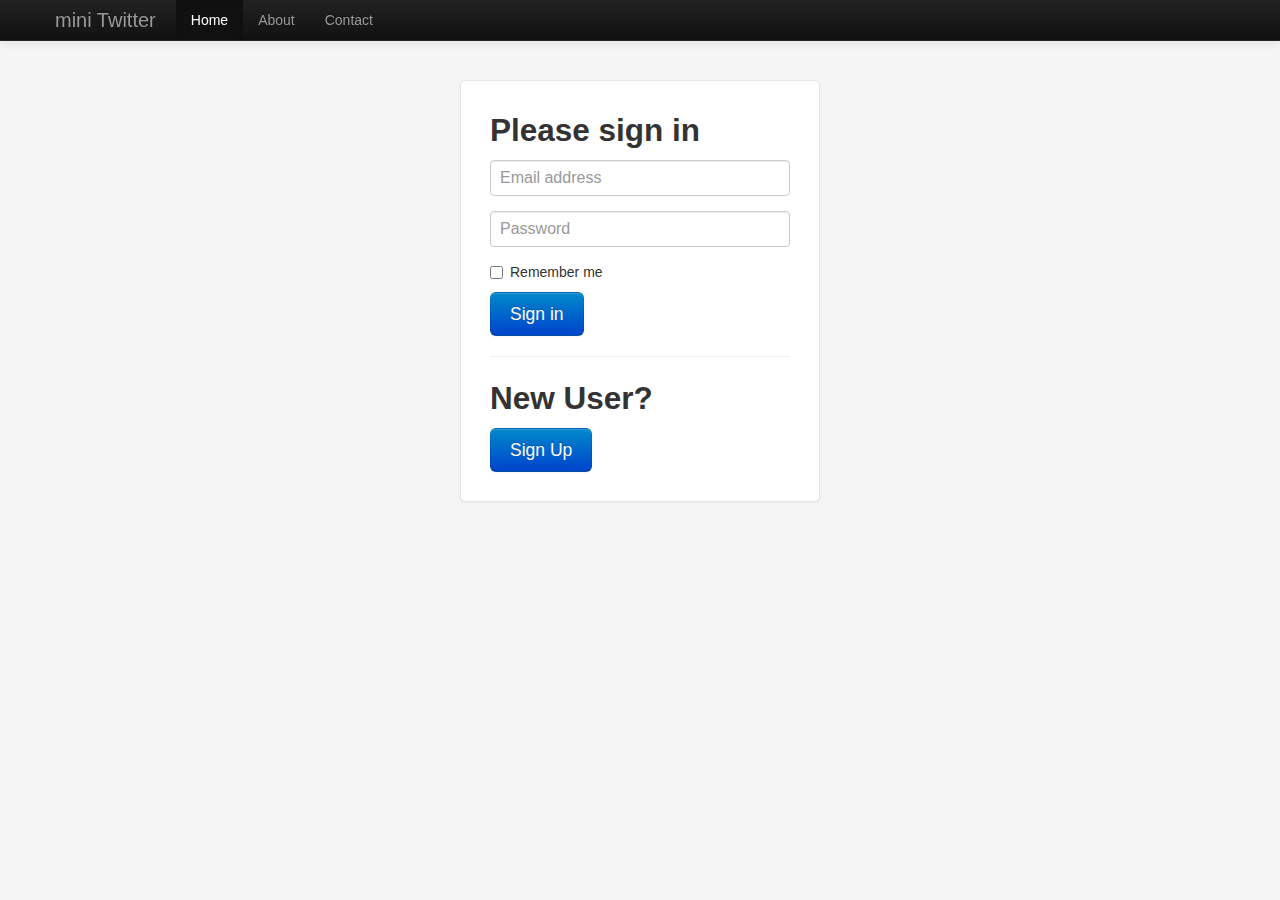
<file: index.html>
<!DOCTYPE html>
<html lang="en">
  <head>
    <meta charset="utf-8">
    <title>Sign in &middot; Twitter Bootstrap</title>
    <meta name="viewport" content="width=device-width, initial-scale=1.0">
    <meta name="description" content="">
    <meta name="author" content="">

    <!-- Le styles -->
    <link href="docs/assets/css/bootstrap.css" rel="stylesheet">
    <link href="style.css" rel="stylesheet">
    <style type="text/css">
      

    </style>
    <link href="docs/assets/css/bootstrap-responsive.css" rel="stylesheet">

    <!-- HTML5 shim, for IE6-8 support of HTML5 elements -->
    <!--[if lt IE 9]>
      <script src="docs/assets/js/html5shiv.js"></script>
    <![endif]-->

    <!-- Fav and touch icons -->
    <link rel="apple-touch-icon-precomposed" sizes="144x144" href="docs/assets/ico/apple-touch-icon-144-precomposed.png">
    <link rel="apple-touch-icon-precomposed" sizes="114x114" href="docs/assets/ico/apple-touch-icon-114-precomposed.png">
    <link rel="apple-touch-icon-precomposed" sizes="72x72" href="docs/assets/ico/apple-touch-icon-72-precomposed.png">
    <link rel="apple-touch-icon-precomposed" href="docs/assets/ico/apple-touch-icon-57-precomposed.png">
    <link rel="shortcut icon" href="docs/assets/ico/favicon.png">
  </head>

  <body>

    <div class="navbar navbar-inverse navbar-fixed-top">
      <div class="navbar-inner">
        <div class="container">
          <button type="button" class="btn btn-navbar" data-toggle="collapse" data-target=".nav-collapse">
            <span class="icon-bar"></span>
            <span class="icon-bar"></span>
            <span class="icon-bar"></span>
          </button>
          <a class="brand" href="#">mini Twitter</a>
          <div class="nav-collapse collapse">
            <ul class="nav">
              <li class="active"><a href="#">Home</a></li>
              <li><a href="#about">About</a></li>
              <li><a href="#contact">Contact</a></li>             
            </ul>            
          </div><!--/.nav-collapse -->
        </div>
      </div>
    </div>


    <div class="container">

      <form class="form-signin">
        <h2 class="form-signin-heading">Please sign in</h2>
        <input type="text" class="input-block-level" placeholder="Email address">
        <input type="password" class="input-block-level" placeholder="Password">
        <label class="checkbox">
          <input type="checkbox" value="remember-me"> Remember me
        </label>
        <button class="btn btn-large btn-primary" type="submit">Sign in</button>

        <hr/>

        <h2 class="form-signin-heading">New User?</h2>
        <button class="btn btn-large btn-primary" type="submit">Sign Up</button>
      </form>

    </div> <!-- /container -->

    <!-- Le javascript
    ================================================== -->
    <!-- Placed at the end of the document so the pages load faster -->
    <script src="docs/assets/js/jquery.js"></script>
    <script src="docs/assets/js/bootstrap-transition.js"></script>
    <script src="docs/assets/js/bootstrap-alert.js"></script>
    <script src="docs/assets/js/bootstrap-modal.js"></script>
    <script src="docs/assets/js/bootstrap-dropdown.js"></script>
    <script src="docs/assets/js/bootstrap-scrollspy.js"></script>
    <script src="docs/assets/js/bootstrap-tab.js"></script>
    <script src="docs/assets/js/bootstrap-tooltip.js"></script>
    <script src="docs/assets/js/bootstrap-popover.js"></script>
    <script src="docs/assets/js/bootstrap-button.js"></script>
    <script src="docs/assets/js/bootstrap-collapse.js"></script>
    <script src="docs/assets/js/bootstrap-carousel.js"></script>
    <script src="docs/assets/js/bootstrap-typeahead.js"></script>
    <script src="script.js"></script>

  </body>
</html>
</file>
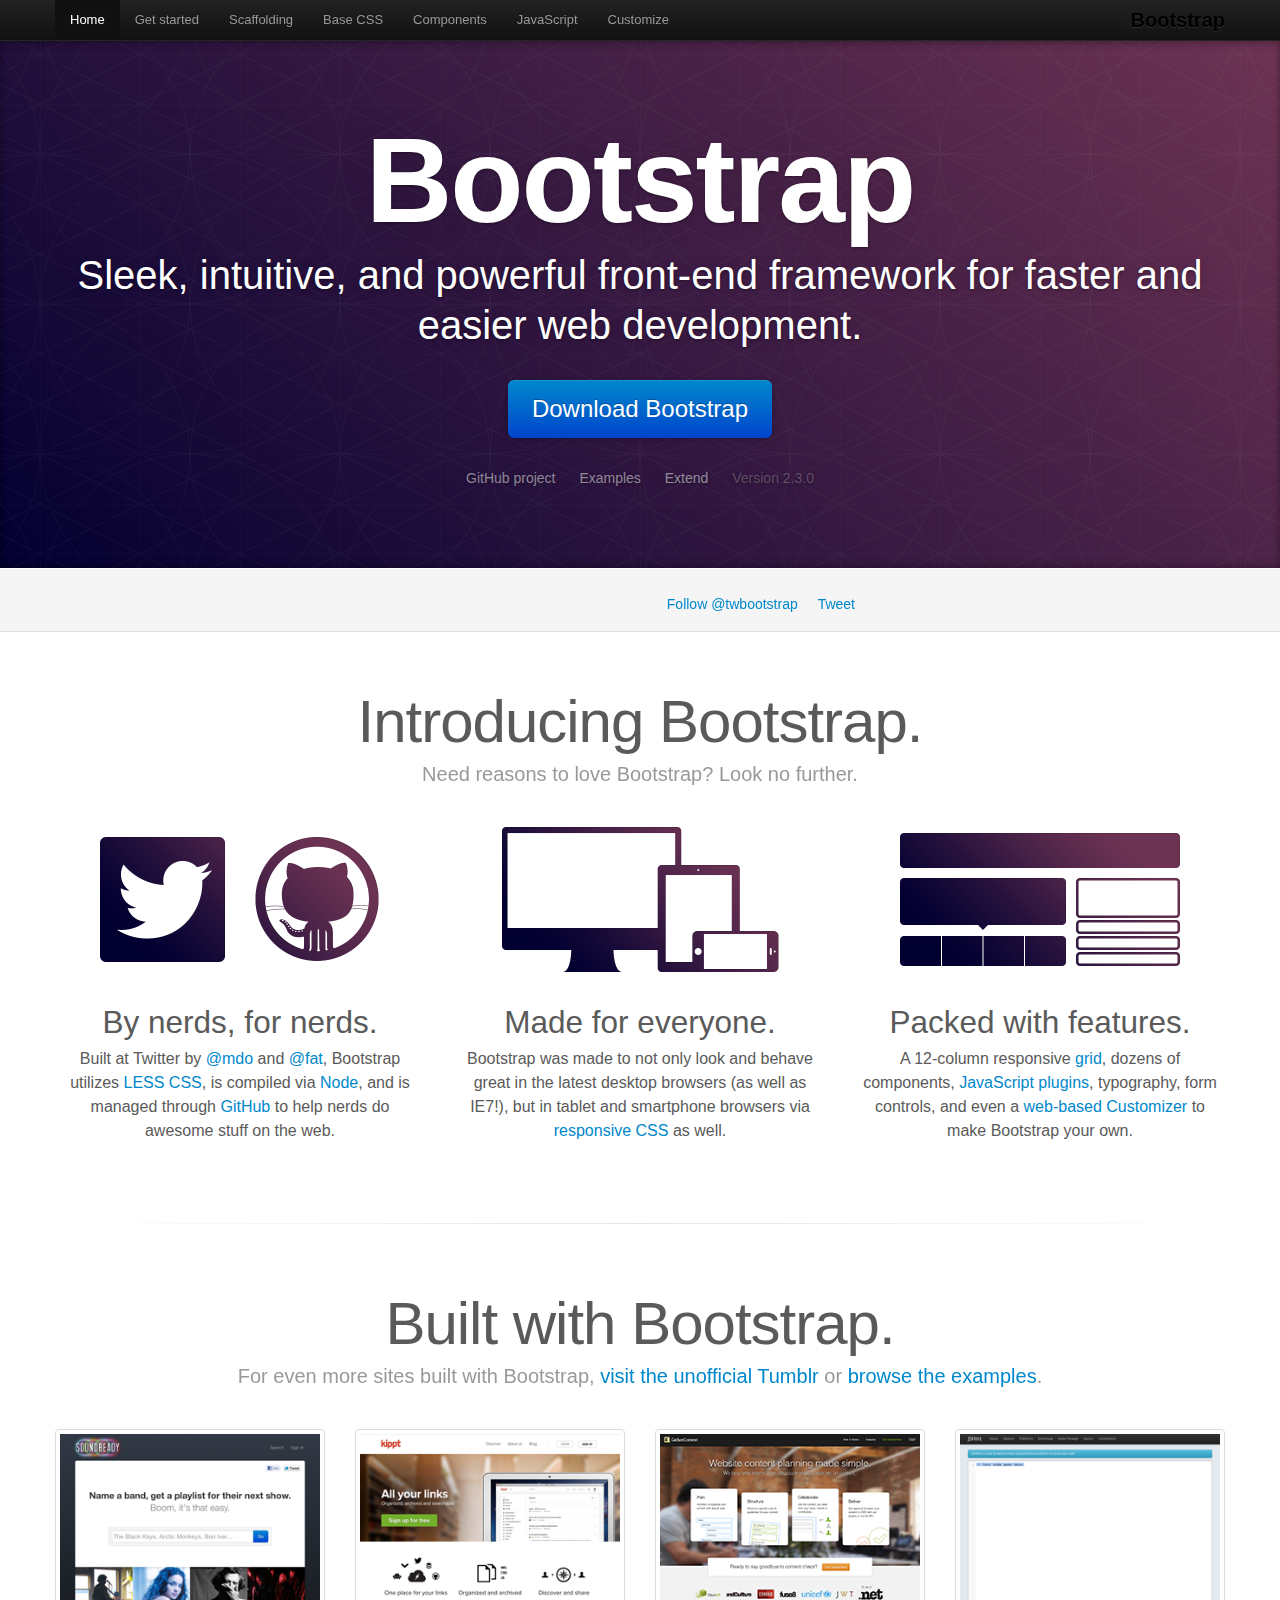
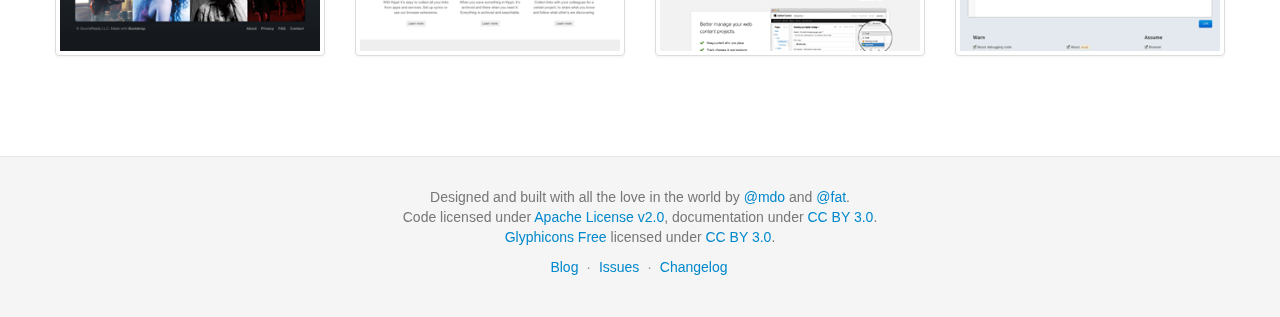
<file: docs/index.html>
<!DOCTYPE html>
<html lang="en">
  <head>
    <meta charset="utf-8">
    <title>Bootstrap</title>
    <meta name="viewport" content="width=device-width, initial-scale=1.0">
    <meta name="description" content="">
    <meta name="author" content="">

    <!-- Le styles -->
    <link href="assets/css/bootstrap.css" rel="stylesheet">
    <link href="assets/css/bootstrap-responsive.css" rel="stylesheet">
    <link href="assets/css/docs.css" rel="stylesheet">
    <link href="assets/js/google-code-prettify/prettify.css" rel="stylesheet">

    <!-- Le HTML5 shim, for IE6-8 support of HTML5 elements -->
    <!--[if lt IE 9]>
      <script src="assets/js/html5shiv.js"></script>
    <![endif]-->

    <!-- Le fav and touch icons -->
    <link rel="apple-touch-icon-precomposed" sizes="144x144" href="assets/ico/apple-touch-icon-144-precomposed.png">
    <link rel="apple-touch-icon-precomposed" sizes="114x114" href="assets/ico/apple-touch-icon-114-precomposed.png">
      <link rel="apple-touch-icon-precomposed" sizes="72x72" href="assets/ico/apple-touch-icon-72-precomposed.png">
                    <link rel="apple-touch-icon-precomposed" href="assets/ico/apple-touch-icon-57-precomposed.png">
                                   <link rel="shortcut icon" href="assets/ico/favicon.png">

  </head>

  <body data-spy="scroll" data-target=".bs-docs-sidebar">

    <!-- Navbar
    ================================================== -->
    <div class="navbar navbar-inverse navbar-fixed-top">
      <div class="navbar-inner">
        <div class="container">
          <button type="button" class="btn btn-navbar" data-toggle="collapse" data-target=".nav-collapse">
            <span class="icon-bar"></span>
            <span class="icon-bar"></span>
            <span class="icon-bar"></span>
          </button>
          <a class="brand" href="./index.html">Bootstrap</a>
          <div class="nav-collapse collapse">
            <ul class="nav">
              <li class="active">
                <a href="./index.html">Home</a>
              </li>
              <li class="">
                <a href="./getting-started.html">Get started</a>
              </li>
              <li class="">
                <a href="./scaffolding.html">Scaffolding</a>
              </li>
              <li class="">
                <a href="./base-css.html">Base CSS</a>
              </li>
              <li class="">
                <a href="./components.html">Components</a>
              </li>
              <li class="">
                <a href="./javascript.html">JavaScript</a>
              </li>
              <li class="">
                <a href="./customize.html">Customize</a>
              </li>
            </ul>
          </div>
        </div>
      </div>
    </div>

<div class="jumbotron masthead">
  <div class="container">
    <h1>Bootstrap</h1>
    <p>Sleek, intuitive, and powerful front-end framework for faster and easier web development.</p>
    <p>
      <a href="assets/bootstrap.zip" class="btn btn-primary btn-large" >Download Bootstrap</a>
    </p>
    <ul class="masthead-links">
      <li>
        <a href="http://github.com/twitter/bootstrap" >GitHub project</a>
      </li>
      <li>
        <a href="./getting-started.html#examples" >Examples</a>
      </li>
      <li>
        <a href="./extend.html" >Extend</a>
      </li>
      <li>
        Version 2.3.0
      </li>
    </ul>
  </div>
</div>

<div class="bs-docs-social">
  <div class="container">
    <ul class="bs-docs-social-buttons">
      <li>
        <iframe class="github-btn" src="http://ghbtns.com/github-btn.html?user=twitter&repo=bootstrap&type=watch&count=true" allowtransparency="true" frameborder="0" scrolling="0" width="100px" height="20px"></iframe>
      </li>
      <li>
        <iframe class="github-btn" src="http://ghbtns.com/github-btn.html?user=twitter&repo=bootstrap&type=fork&count=true" allowtransparency="true" frameborder="0" scrolling="0" width="102px" height="20px"></iframe>
      </li>
      <li class="follow-btn">
        <a href="https://twitter.com/twbootstrap" class="twitter-follow-button" data-link-color="#0069D6" data-show-count="true">Follow @twbootstrap</a>
      </li>
      <li class="tweet-btn">
        <a href="https://twitter.com/share" class="twitter-share-button" data-url="http://twitter.github.com/bootstrap/" data-count="horizontal" data-via="twbootstrap" data-related="mdo:Creator of Twitter Bootstrap">Tweet</a>
      </li>
    </ul>
  </div>
</div>

<div class="container">

  <div class="marketing">

    <h1>Introducing Bootstrap.</h1>
    <p class="marketing-byline">Need reasons to love Bootstrap? Look no further.</p>

    <div class="row-fluid">
      <div class="span4">
        <img class="marketing-img" src="assets/img/bs-docs-twitter-github.png">
        <h2>By nerds, for nerds.</h2>
        <p>Built at Twitter by <a href="http://twitter.com/mdo">@mdo</a> and <a href="http://twitter.com/fat">@fat</a>, Bootstrap utilizes <a href="http://lesscss.org">LESS CSS</a>, is compiled via <a href="http://nodejs.org">Node</a>, and is managed through <a href="http://github.com">GitHub</a> to help nerds do awesome stuff on the web.</p>
      </div>
      <div class="span4">
        <img class="marketing-img" src="assets/img/bs-docs-responsive-illustrations.png">
        <h2>Made for everyone.</h2>
        <p>Bootstrap was made to not only look and behave great in the latest desktop browsers (as well as IE7!), but in tablet and smartphone browsers via <a href="./scaffolding.html#responsive">responsive CSS</a> as well.</p>
      </div>
      <div class="span4">
        <img class="marketing-img" src="assets/img/bs-docs-bootstrap-features.png">
        <h2>Packed with features.</h2>
        <p>A 12-column responsive <a href="./scaffolding.html#gridSystem">grid</a>, dozens of components, <a href="./javascript.html">JavaScript plugins</a>, typography, form controls, and even a <a href="./customize.html">web-based Customizer</a> to make Bootstrap your own.</p>
      </div>
    </div>

    <hr class="soften">

    <h1>Built with Bootstrap.</h1>
    <p class="marketing-byline">For even more sites built with Bootstrap, <a href="http://builtwithbootstrap.tumblr.com/" target="_blank">visit the unofficial Tumblr</a> or <a href="./getting-started.html#examples">browse the examples</a>.</p>
    <div class="row-fluid">
      <ul class="thumbnails example-sites">
        <li class="span3">
          <a class="thumbnail" href="http://soundready.fm/" target="_blank">
            <img src="assets/img/example-sites/soundready.png" alt="SoundReady.fm">
          </a>
        </li>
        <li class="span3">
          <a class="thumbnail" href="http://kippt.com/" target="_blank">
            <img src="assets/img/example-sites/kippt.png" alt="Kippt">
          </a>
        </li>
        <li class="span3">
          <a class="thumbnail" href="http://www.gathercontent.com/" target="_blank">
            <img src="assets/img/example-sites/gathercontent.png" alt="Gather Content">
          </a>
        </li>
        <li class="span3">
          <a class="thumbnail" href="http://www.jshint.com/" target="_blank">
            <img src="assets/img/example-sites/jshint.png" alt="JS Hint">
          </a>
        </li>
      </ul>
     </div>

  </div>

</div>



    <!-- Footer
    ================================================== -->
    <footer class="footer">
      <div class="container">
        <p>Designed and built with all the love in the world by <a href="http://twitter.com/mdo" target="_blank">@mdo</a> and <a href="http://twitter.com/fat" target="_blank">@fat</a>.</p>
        <p>Code licensed under <a href="http://www.apache.org/licenses/LICENSE-2.0" target="_blank">Apache License v2.0</a>, documentation under <a href="http://creativecommons.org/licenses/by/3.0/">CC BY 3.0</a>.</p>
        <p><a href="http://glyphicons.com">Glyphicons Free</a> licensed under <a href="http://creativecommons.org/licenses/by/3.0/">CC BY 3.0</a>.</p>
        <ul class="footer-links">
          <li><a href="http://blog.getbootstrap.com">Blog</a></li>
          <li class="muted">&middot;</li>
          <li><a href="https://github.com/twitter/bootstrap/issues?state=open">Issues</a></li>
          <li class="muted">&middot;</li>
          <li><a href="https://github.com/twitter/bootstrap/blob/master/CHANGELOG.md">Changelog</a></li>
        </ul>
      </div>
    </footer>



    <!-- Le javascript
    ================================================== -->
    <!-- Placed at the end of the document so the pages load faster -->
    <script type="text/javascript" src="http://platform.twitter.com/widgets.js"></script>
    <script src="assets/js/jquery.js"></script>
    <script src="assets/js/bootstrap-transition.js"></script>
    <script src="assets/js/bootstrap-alert.js"></script>
    <script src="assets/js/bootstrap-modal.js"></script>
    <script src="assets/js/bootstrap-dropdown.js"></script>
    <script src="assets/js/bootstrap-scrollspy.js"></script>
    <script src="assets/js/bootstrap-tab.js"></script>
    <script src="assets/js/bootstrap-tooltip.js"></script>
    <script src="assets/js/bootstrap-popover.js"></script>
    <script src="assets/js/bootstrap-button.js"></script>
    <script src="assets/js/bootstrap-collapse.js"></script>
    <script src="assets/js/bootstrap-carousel.js"></script>
    <script src="assets/js/bootstrap-typeahead.js"></script>
    <script src="assets/js/bootstrap-affix.js"></script>

    <script src="assets/js/holder/holder.js"></script>
    <script src="assets/js/google-code-prettify/prettify.js"></script>

    <script src="assets/js/application.js"></script>



  </body>
</html>
</file>
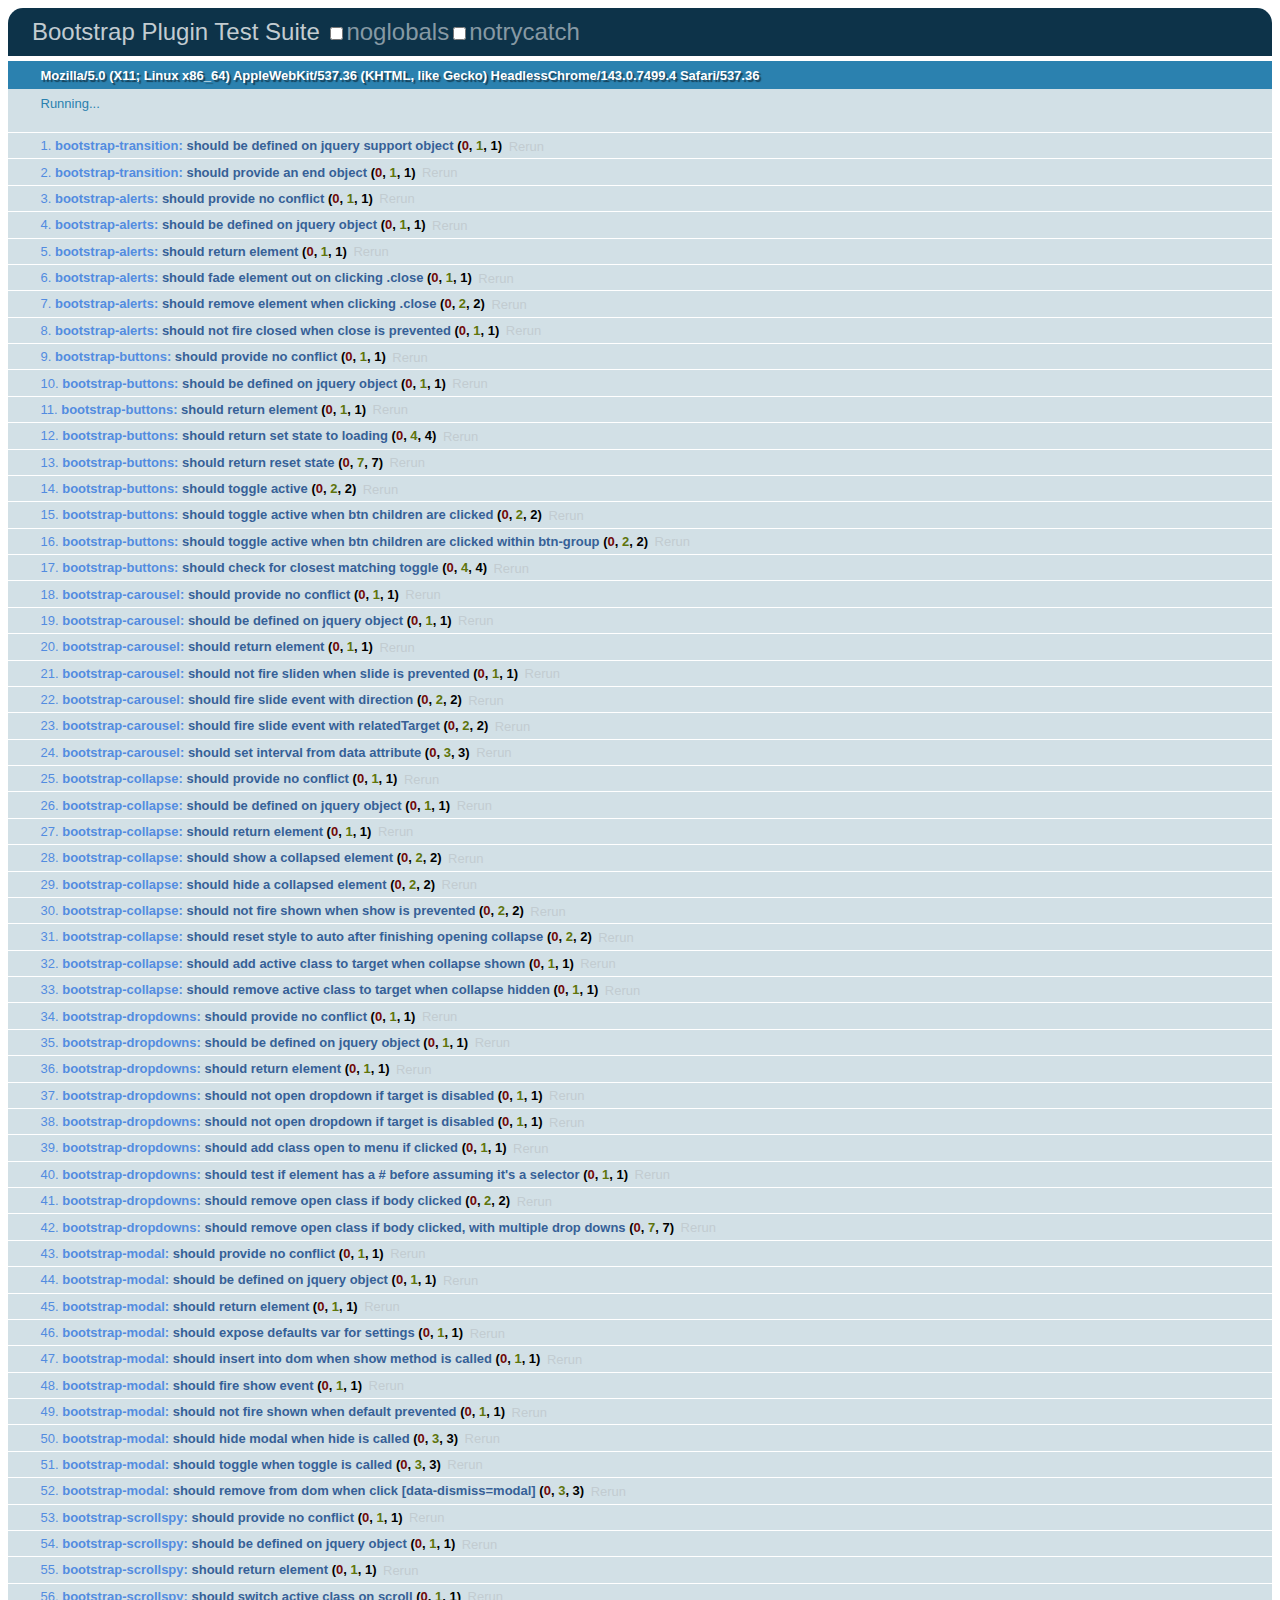
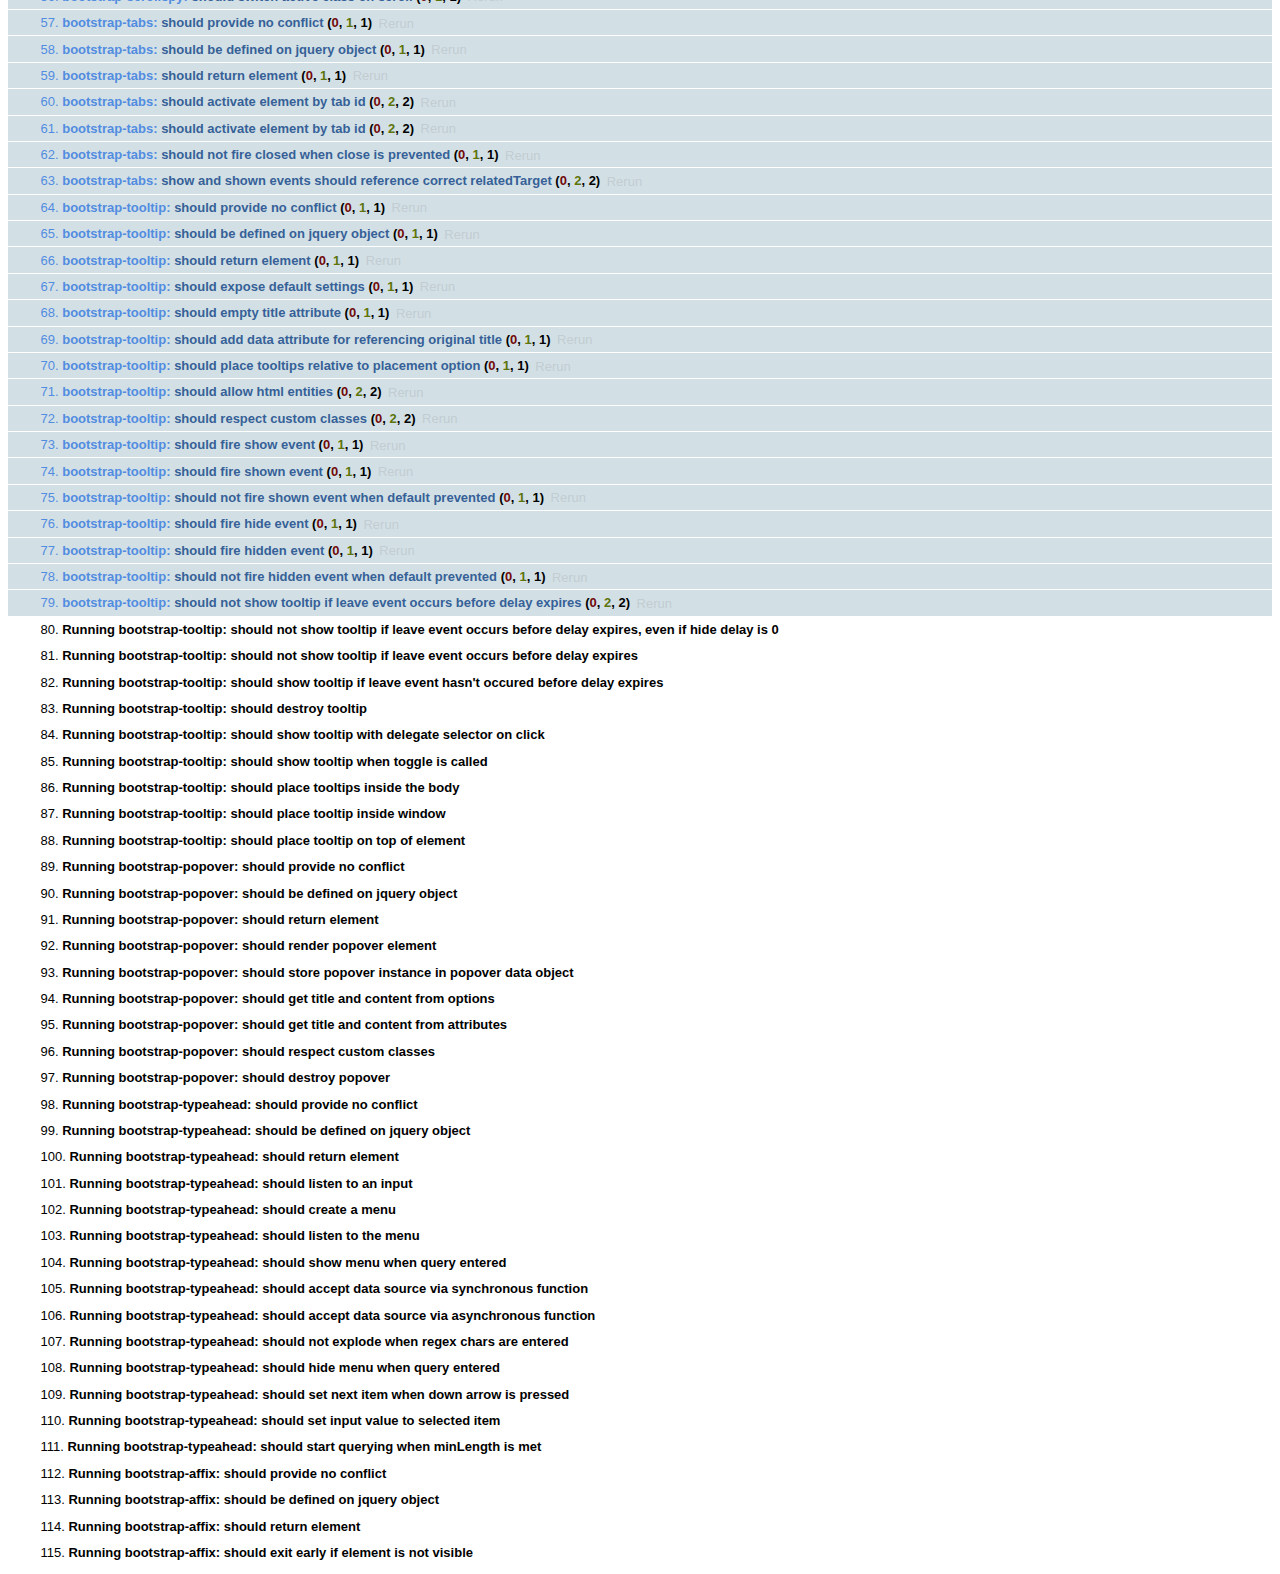
<file: js/tests/index.html>
<!DOCTYPE HTML>
<html>
<head>
  <title>Bootstrap Plugin Test Suite</title>

  <!-- jquery -->
  <!--<script src="http://code.jquery.com/jquery-1.7.min.js"></script>-->
  <script src="vendor/jquery.js"></script>

  <!-- qunit -->
  <link rel="stylesheet" href="vendor/qunit.css" type="text/css" media="screen" />
  <script src="vendor/qunit.js"></script>

  <!-- phantomjs logging script-->
  <script src="unit/bootstrap-phantom.js"></script>

  <!--  plugin sources -->
  <script src="../../js/bootstrap-transition.js"></script>
  <script src="../../js/bootstrap-alert.js"></script>
  <script src="../../js/bootstrap-button.js"></script>
  <script src="../../js/bootstrap-carousel.js"></script>
  <script src="../../js/bootstrap-collapse.js"></script>
  <script src="../../js/bootstrap-dropdown.js"></script>
  <script src="../../js/bootstrap-modal.js"></script>
  <script src="../../js/bootstrap-scrollspy.js"></script>
  <script src="../../js/bootstrap-tab.js"></script>
  <script src="../../js/bootstrap-tooltip.js"></script>
  <script src="../../js/bootstrap-popover.js"></script>
  <script src="../../js/bootstrap-typeahead.js"></script>
  <script src="../../js/bootstrap-affix.js"></script>

  <!-- unit tests -->
  <script src="unit/bootstrap-transition.js"></script>
  <script src="unit/bootstrap-alert.js"></script>
  <script src="unit/bootstrap-button.js"></script>
  <script src="unit/bootstrap-carousel.js"></script>
  <script src="unit/bootstrap-collapse.js"></script>
  <script src="unit/bootstrap-dropdown.js"></script>
  <script src="unit/bootstrap-modal.js"></script>
  <script src="unit/bootstrap-scrollspy.js"></script>
  <script src="unit/bootstrap-tab.js"></script>
  <script src="unit/bootstrap-tooltip.js"></script>
  <script src="unit/bootstrap-popover.js"></script>
  <script src="unit/bootstrap-typeahead.js"></script>
  <script src="unit/bootstrap-affix.js"></script>
</head>
<body>
  <div>
    <h1 id="qunit-header">Bootstrap Plugin Test Suite</h1>
    <h2 id="qunit-banner"></h2>
    <h2 id="qunit-userAgent"></h2>
    <ol id="qunit-tests"></ol>
    <div id="qunit-fixture"></div>
  </div>
</body>
</html>
</file>
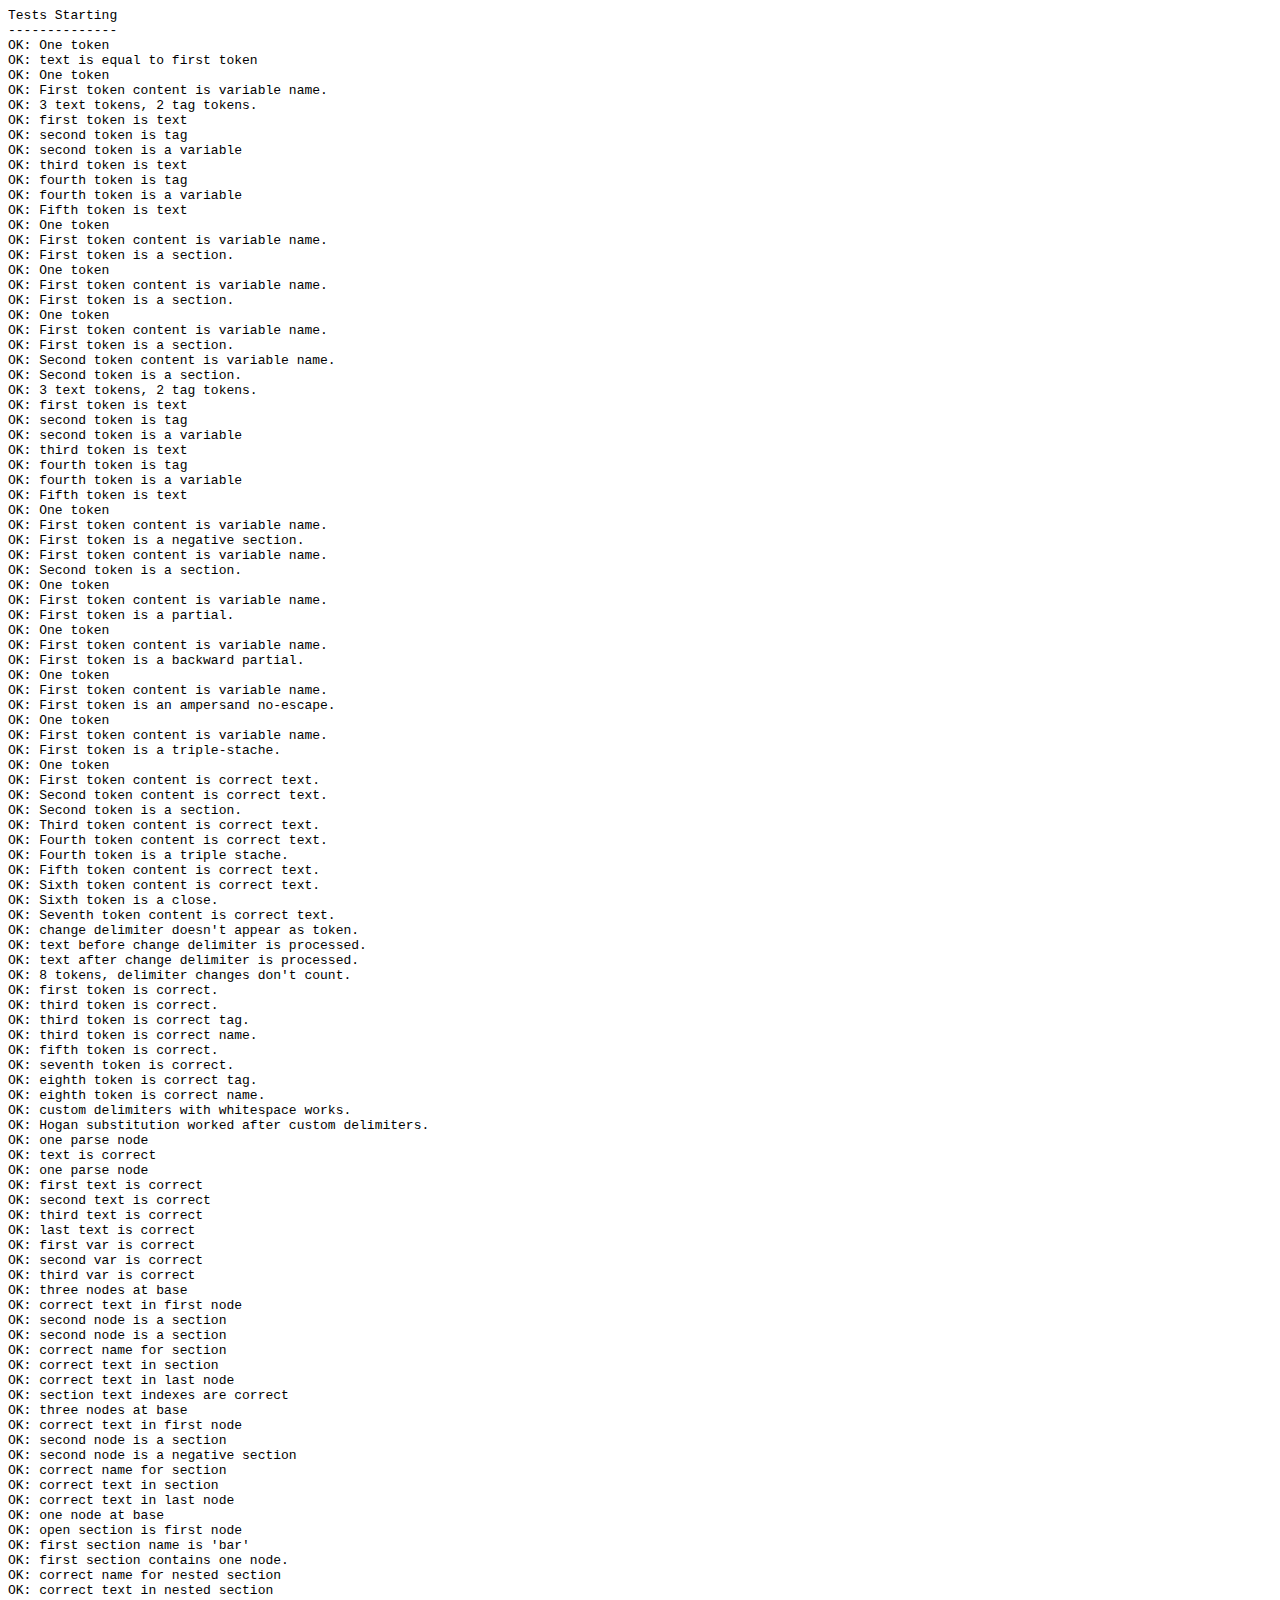
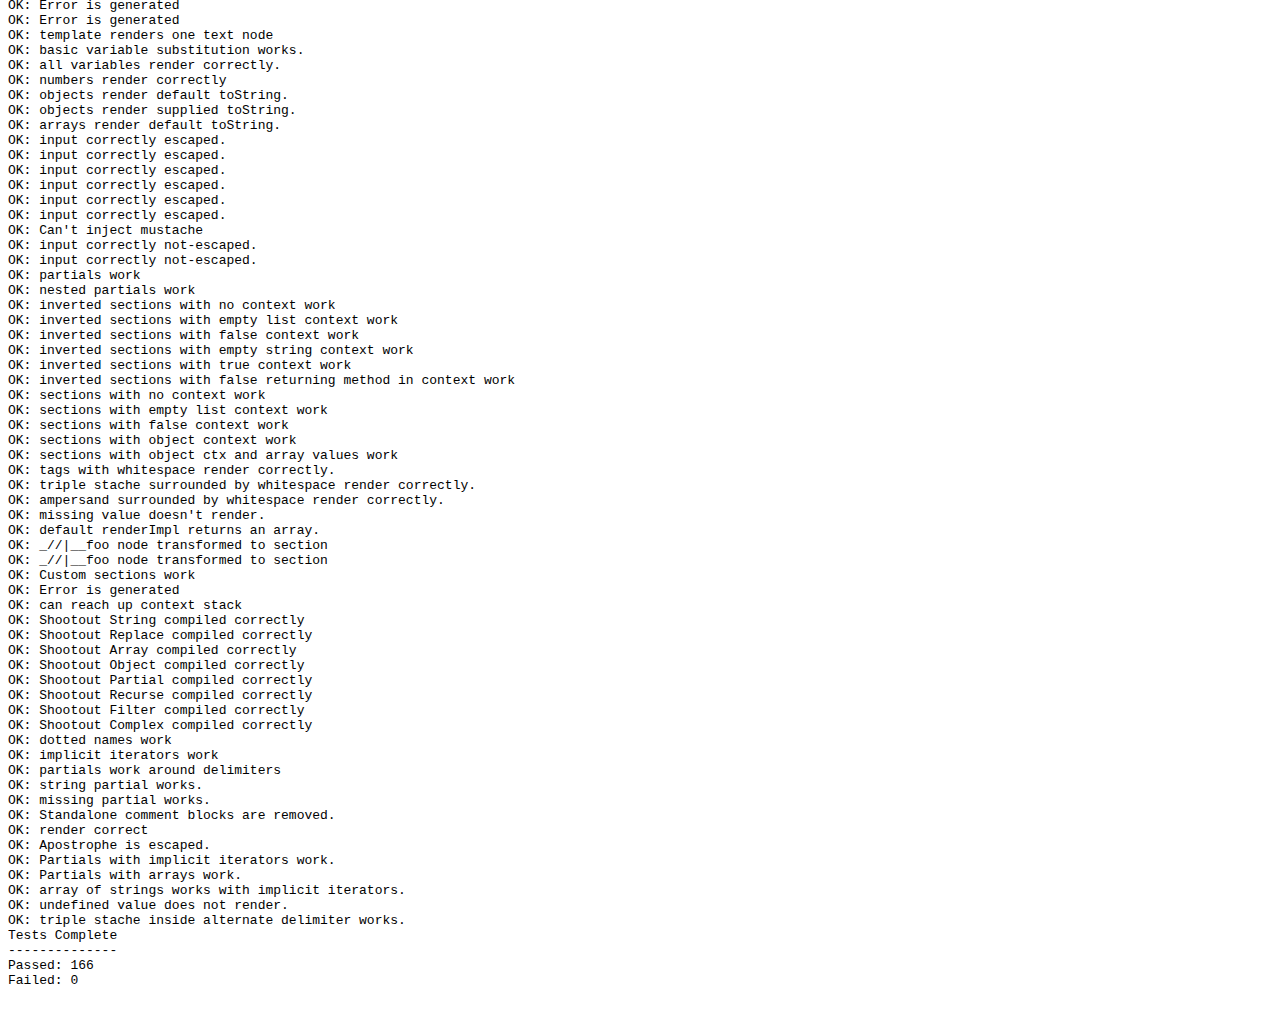
<file: docs/build/node_modules/hogan.js/test/index.html>
<html>
<head>
	<title>test</title>
	<script src="https://raw.github.com/douglascrockford/JSON-js/master/json2.js"></script>
</head>
<body>
  <code id="console"></code>
  <script>var Hogan = {};</script>
  <script src="../lib/template.js"></script>
  <script src="../lib/compiler.js"></script>
  <script src="./index.js"></script>
</body>
</html>
</file>
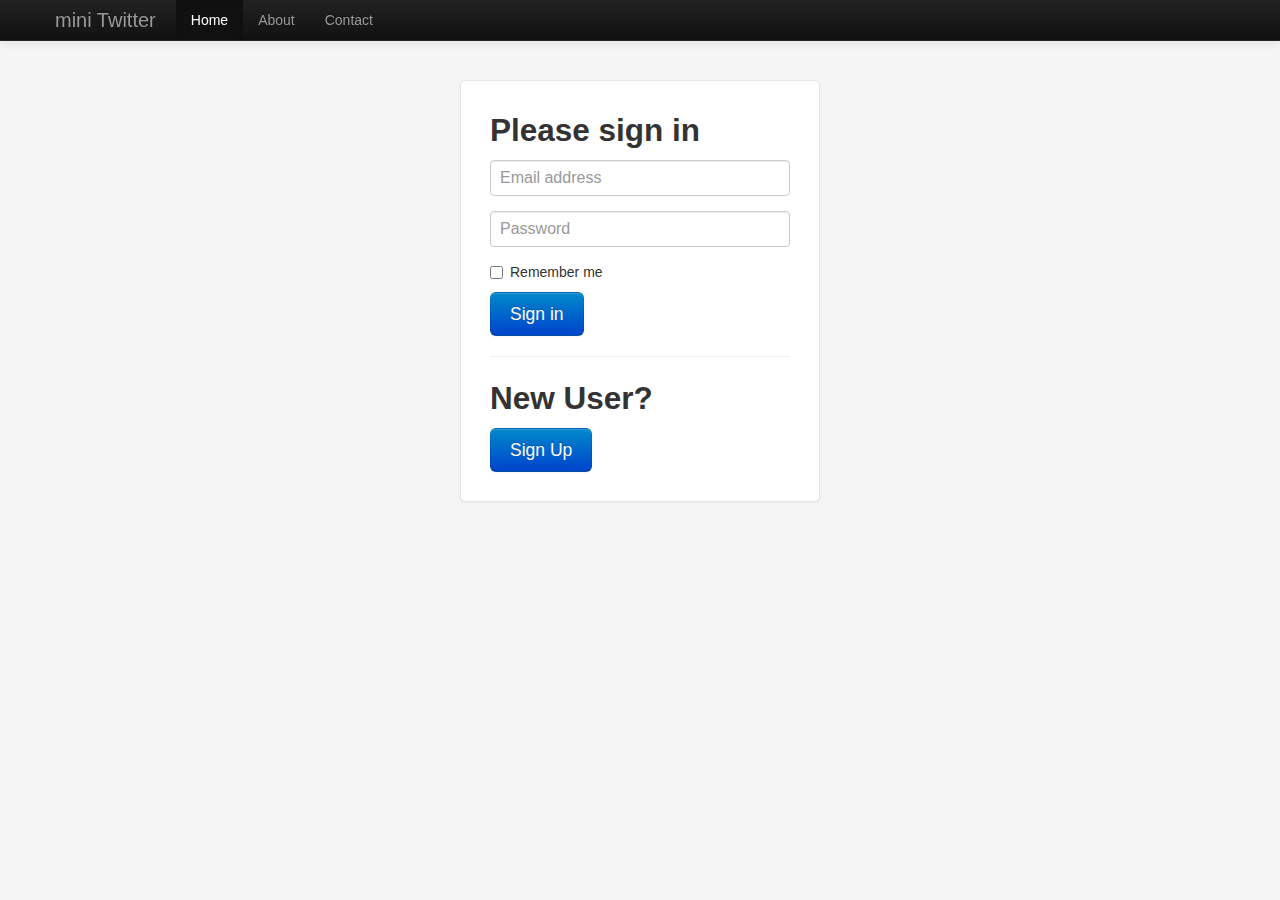
<file: signup.html>
<!DOCTYPE html>
<html lang="en">
  <head>
    <meta charset="utf-8">
    <title>Sign in &middot; Twitter Bootstrap</title>
    <meta name="viewport" content="width=device-width, initial-scale=1.0">
    <meta name="description" content="">
    <meta name="author" content="">

    <!-- Le styles -->
    <link href="docs/assets/css/bootstrap.css" rel="stylesheet">
    <style type="text/css">
      body {
        padding-top: 80px;
        padding-bottom: 40px;
        background-color: #f5f5f5;
      }

      .form-signin {
        max-width: 300px;
        padding: 19px 29px 29px;
        margin: 0 auto 20px;
        background-color: #fff;
        border: 1px solid #e5e5e5;
        -webkit-border-radius: 5px;
           -moz-border-radius: 5px;
                border-radius: 5px;
        -webkit-box-shadow: 0 1px 2px rgba(0,0,0,.05);
           -moz-box-shadow: 0 1px 2px rgba(0,0,0,.05);
                box-shadow: 0 1px 2px rgba(0,0,0,.05);
      }
      .form-signin .form-signin-heading,
      .form-signin .checkbox {
        margin-bottom: 10px;
      }
      .form-signin input[type="text"],
      .form-signin input[type="password"] {
        font-size: 16px;
        height: auto;
        margin-bottom: 15px;
        padding: 7px 9px;
      }

    </style>
    <link href="docs/assets/css/bootstrap-responsive.css" rel="stylesheet">

    <!-- HTML5 shim, for IE6-8 support of HTML5 elements -->
    <!--[if lt IE 9]>
      <script src="docs/assets/js/html5shiv.js"></script>
    <![endif]-->

    <!-- Fav and touch icons -->
    <link rel="apple-touch-icon-precomposed" sizes="144x144" href="docs/assets/ico/apple-touch-icon-144-precomposed.png">
    <link rel="apple-touch-icon-precomposed" sizes="114x114" href="docs/assets/ico/apple-touch-icon-114-precomposed.png">
    <link rel="apple-touch-icon-precomposed" sizes="72x72" href="docs/assets/ico/apple-touch-icon-72-precomposed.png">
    <link rel="apple-touch-icon-precomposed" href="docs/assets/ico/apple-touch-icon-57-precomposed.png">
    <link rel="shortcut icon" href="docs/assets/ico/favicon.png">
  </head>

  <body>

    <div class="navbar navbar-inverse navbar-fixed-top">
      <div class="navbar-inner">
        <div class="container">
          <button type="button" class="btn btn-navbar" data-toggle="collapse" data-target=".nav-collapse">
            <span class="icon-bar"></span>
            <span class="icon-bar"></span>
            <span class="icon-bar"></span>
          </button>
          <a class="brand" href="#">mini Twitter</a>
          <div class="nav-collapse collapse">
            <ul class="nav">
              <li class="active"><a href="#">Home</a></li>
              <li><a href="#about">About</a></li>
              <li><a href="#contact">Contact</a></li>             
            </ul>            
          </div><!--/.nav-collapse -->
        </div>
      </div>
    </div>


    <div class="container">

      <form class="form-signin">
        <h2 class="form-signin-heading">Please sign in</h2>
        <input type="text" class="input-block-level" placeholder="Email address">
        <input type="password" class="input-block-level" placeholder="Password">
        <label class="checkbox">
          <input type="checkbox" value="remember-me"> Remember me
        </label>
        <button class="btn btn-large btn-primary" type="submit">Sign in</button>

        <hr/>

        <h2 class="form-signin-heading">New User?</h2>
        <button class="btn btn-large btn-primary" type="submit">Sign Up</button>
      </form>

    </div> <!-- /container -->

    <!-- Le javascript
    ================================================== -->
    <!-- Placed at the end of the document so the pages load faster -->
    <script src="docs/assets/js/jquery.js"></script>
    <script src="docs/assets/js/bootstrap-transition.js"></script>
    <script src="docs/assets/js/bootstrap-alert.js"></script>
    <script src="docs/assets/js/bootstrap-modal.js"></script>
    <script src="docs/assets/js/bootstrap-dropdown.js"></script>
    <script src="docs/assets/js/bootstrap-scrollspy.js"></script>
    <script src="docs/assets/js/bootstrap-tab.js"></script>
    <script src="docs/assets/js/bootstrap-tooltip.js"></script>
    <script src="docs/assets/js/bootstrap-popover.js"></script>
    <script src="docs/assets/js/bootstrap-button.js"></script>
    <script src="docs/assets/js/bootstrap-collapse.js"></script>
    <script src="docs/assets/js/bootstrap-carousel.js"></script>
    <script src="docs/assets/js/bootstrap-typeahead.js"></script>

  </body>
</html>
</file>
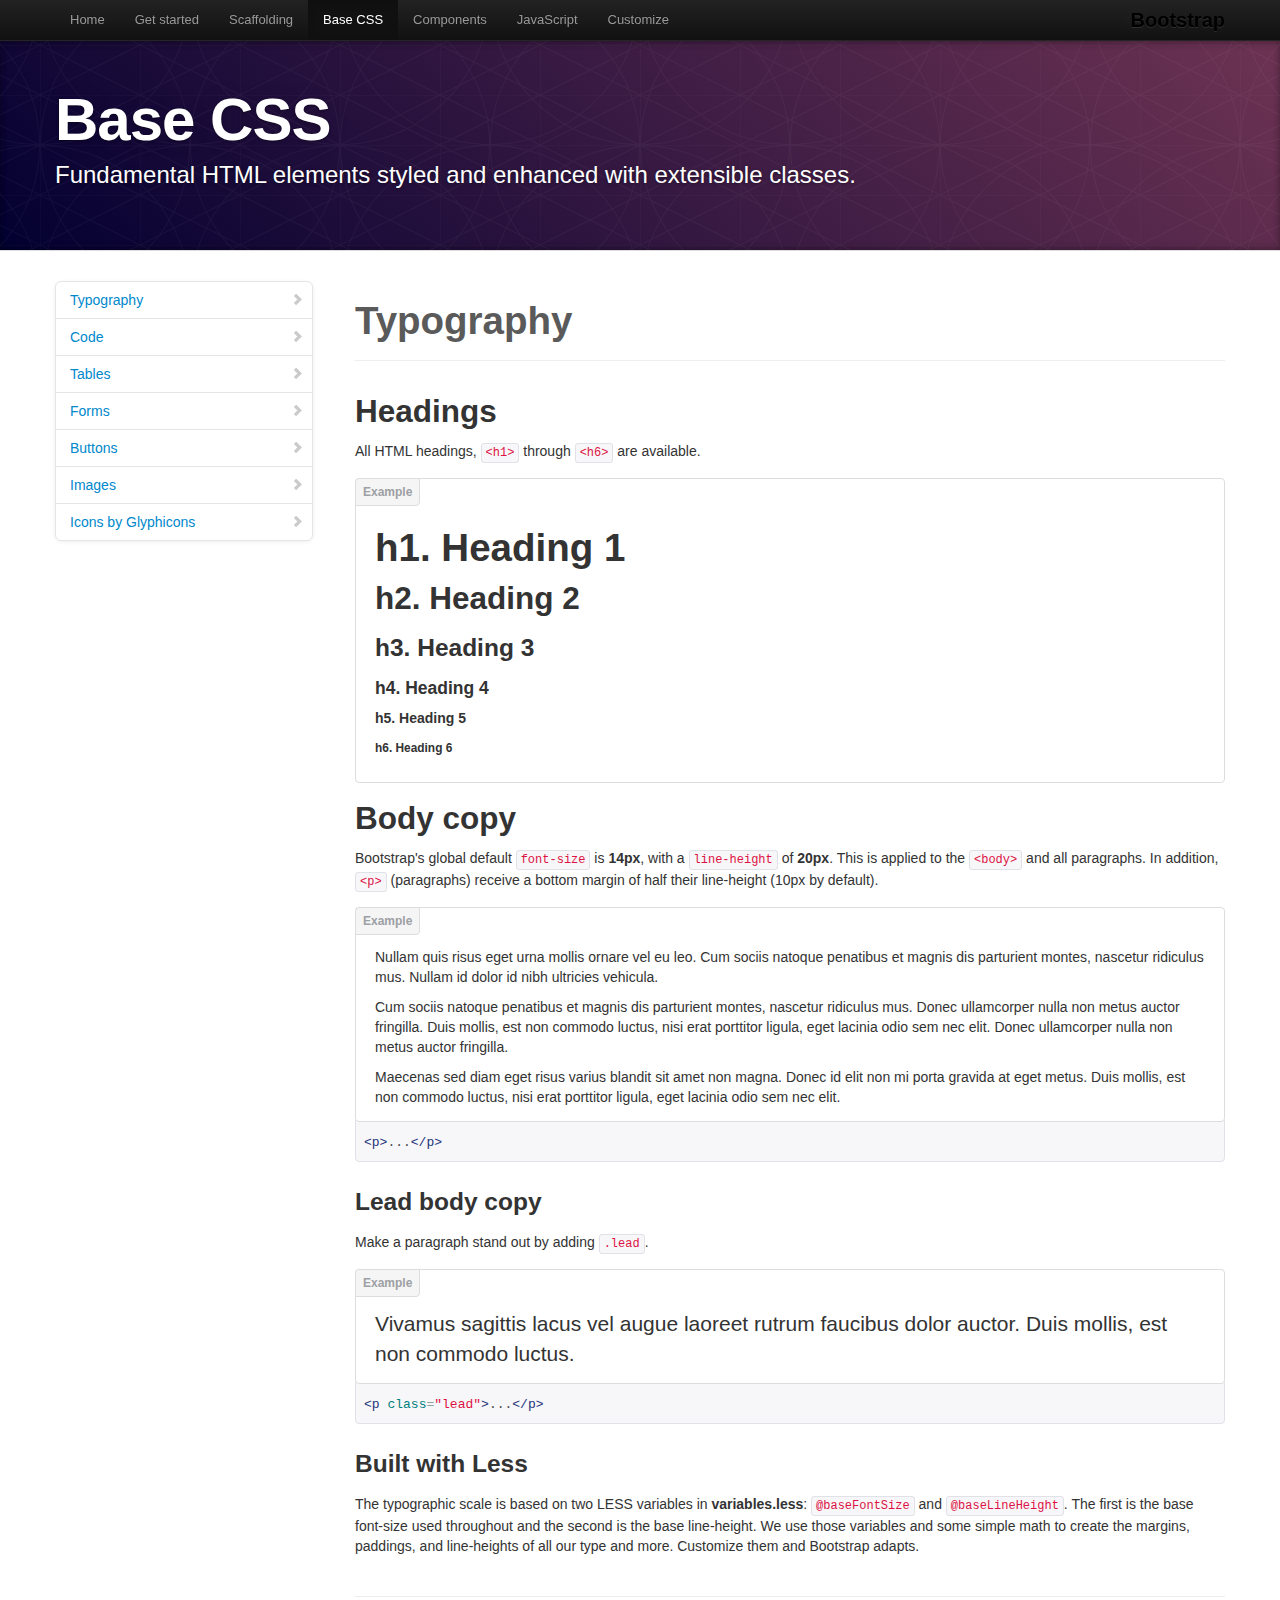
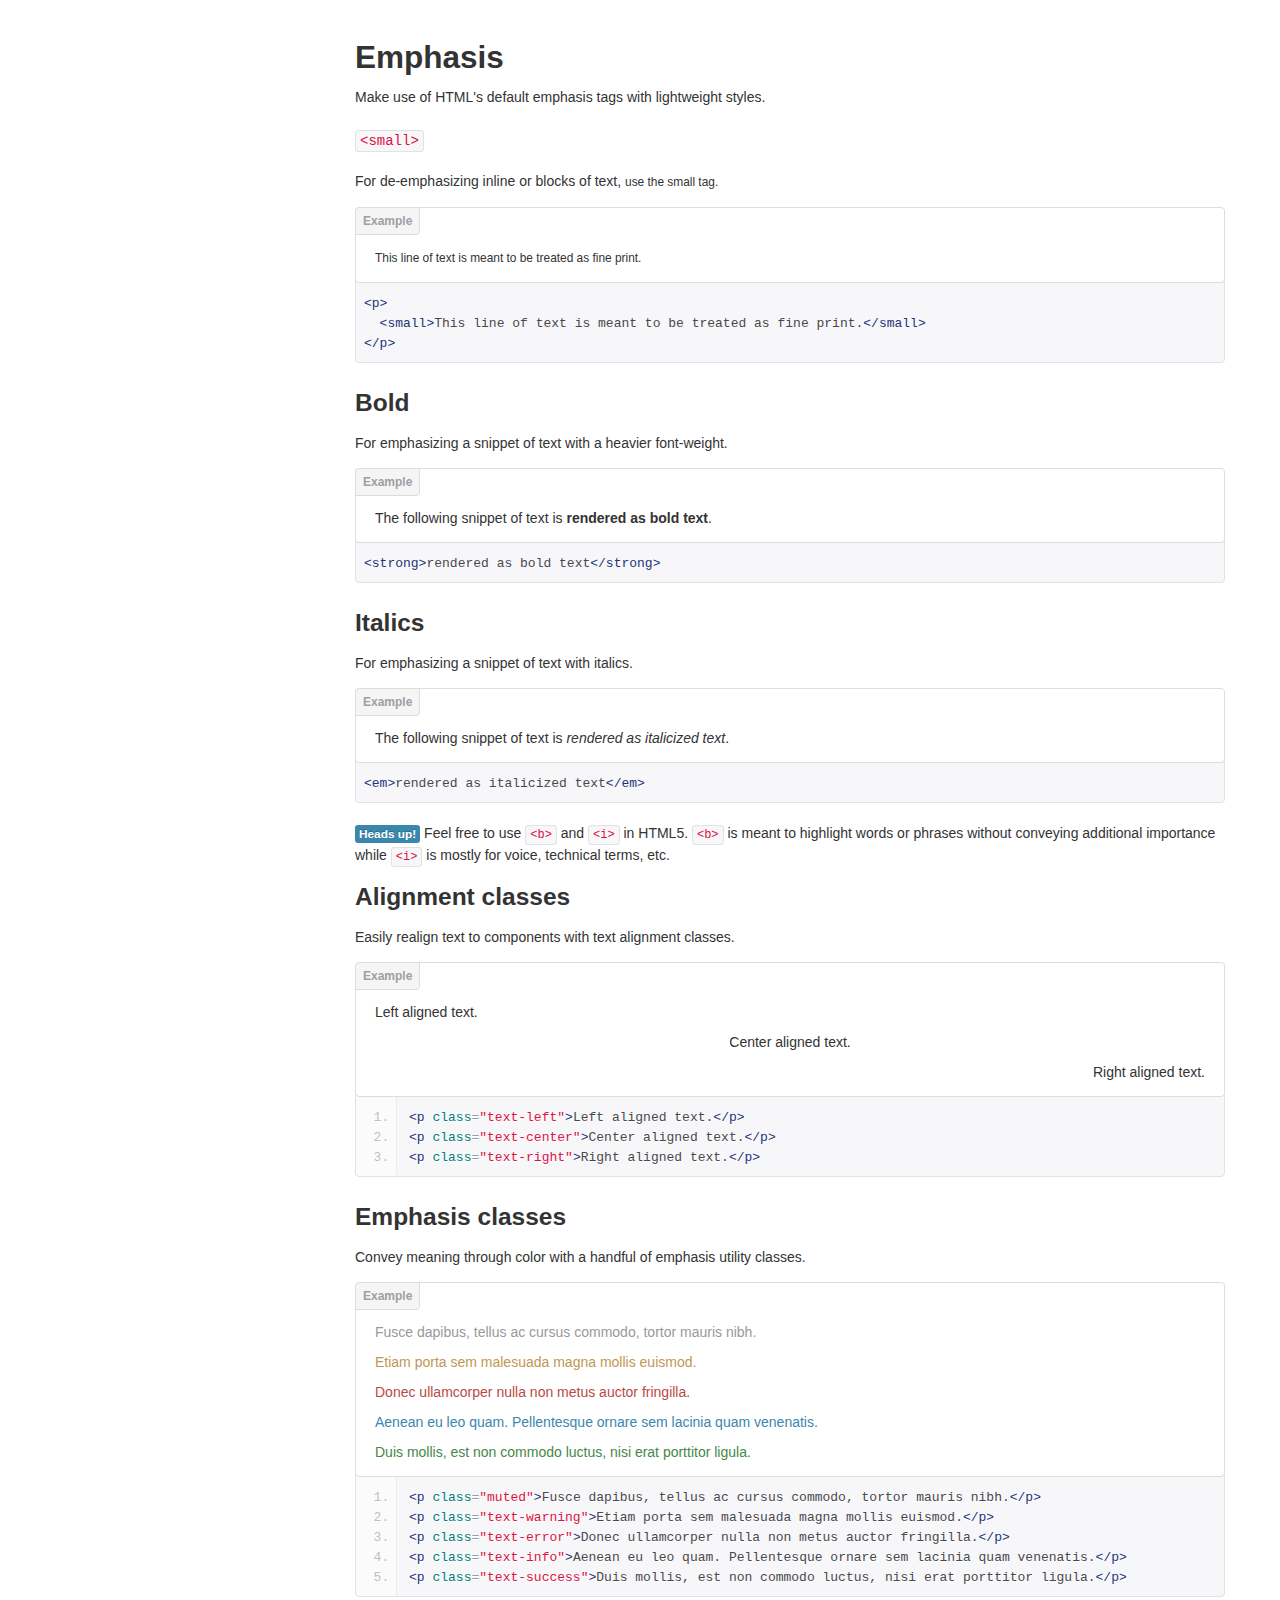
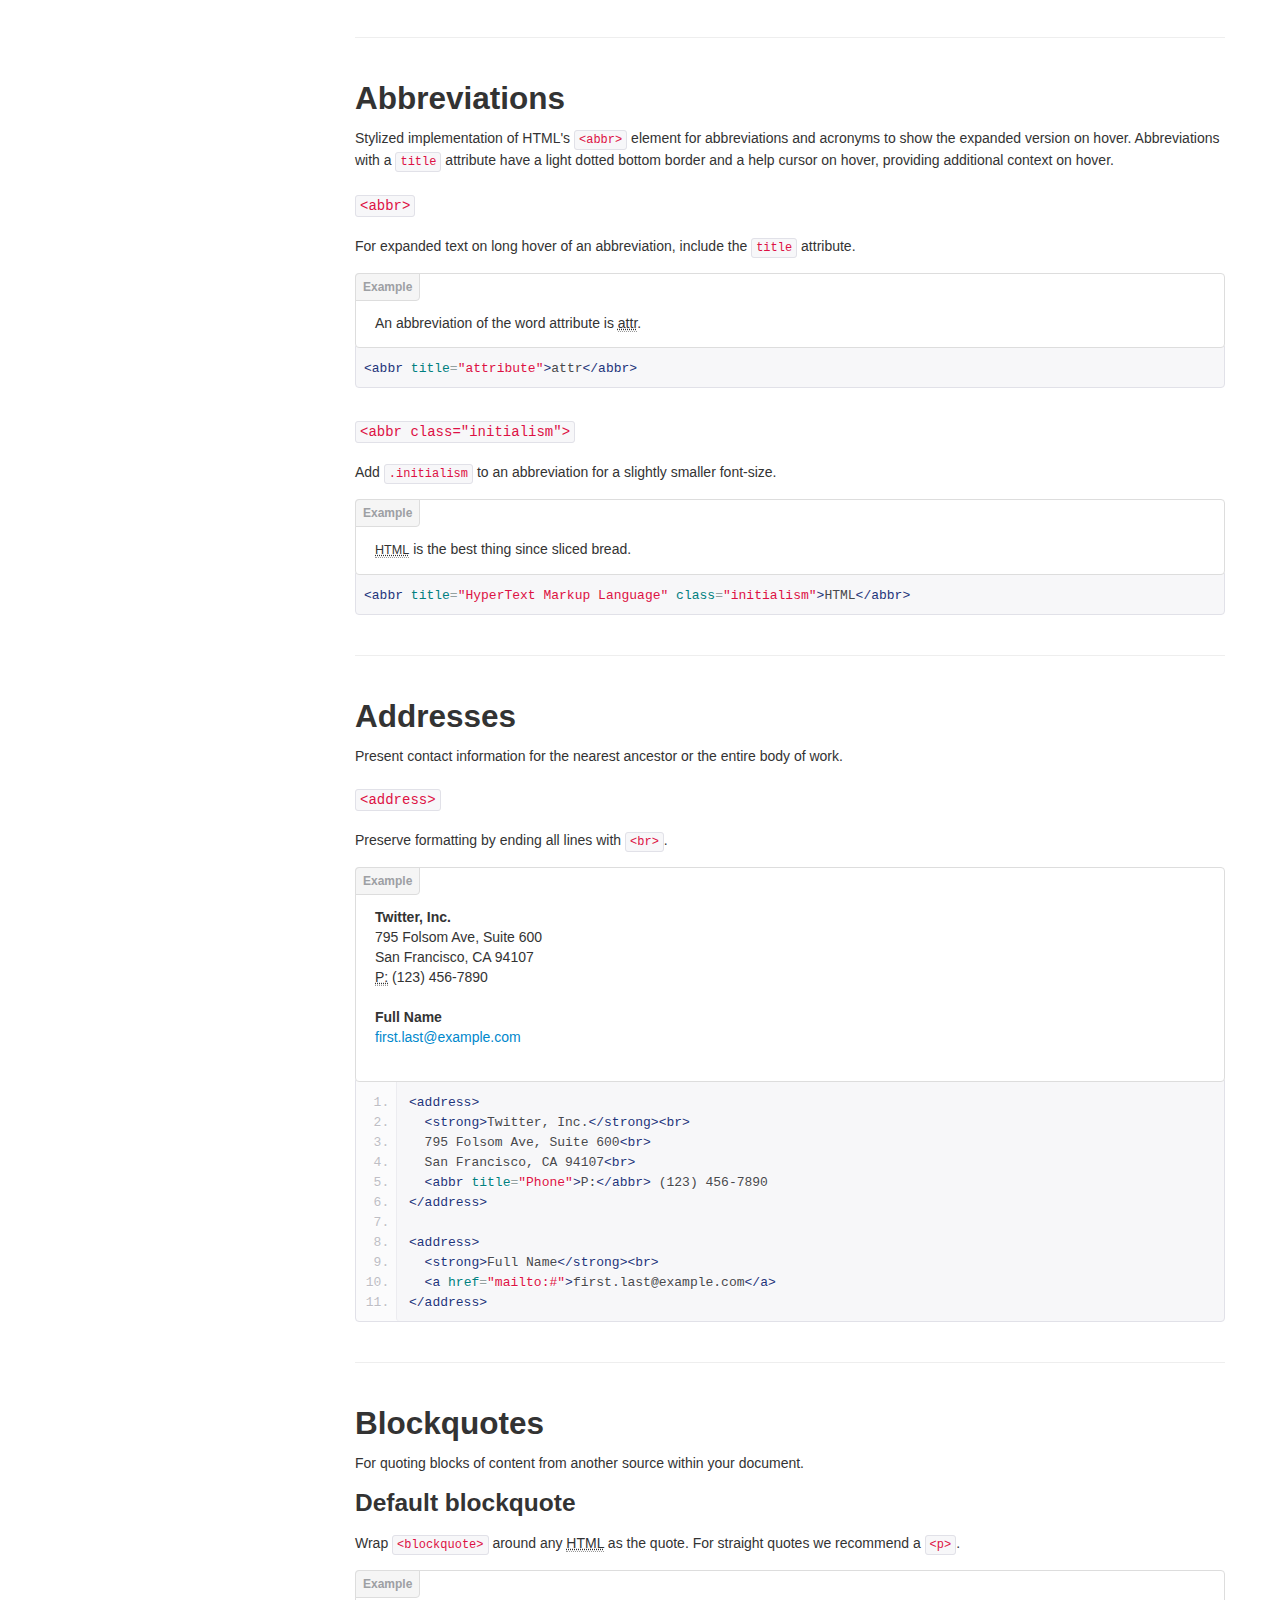
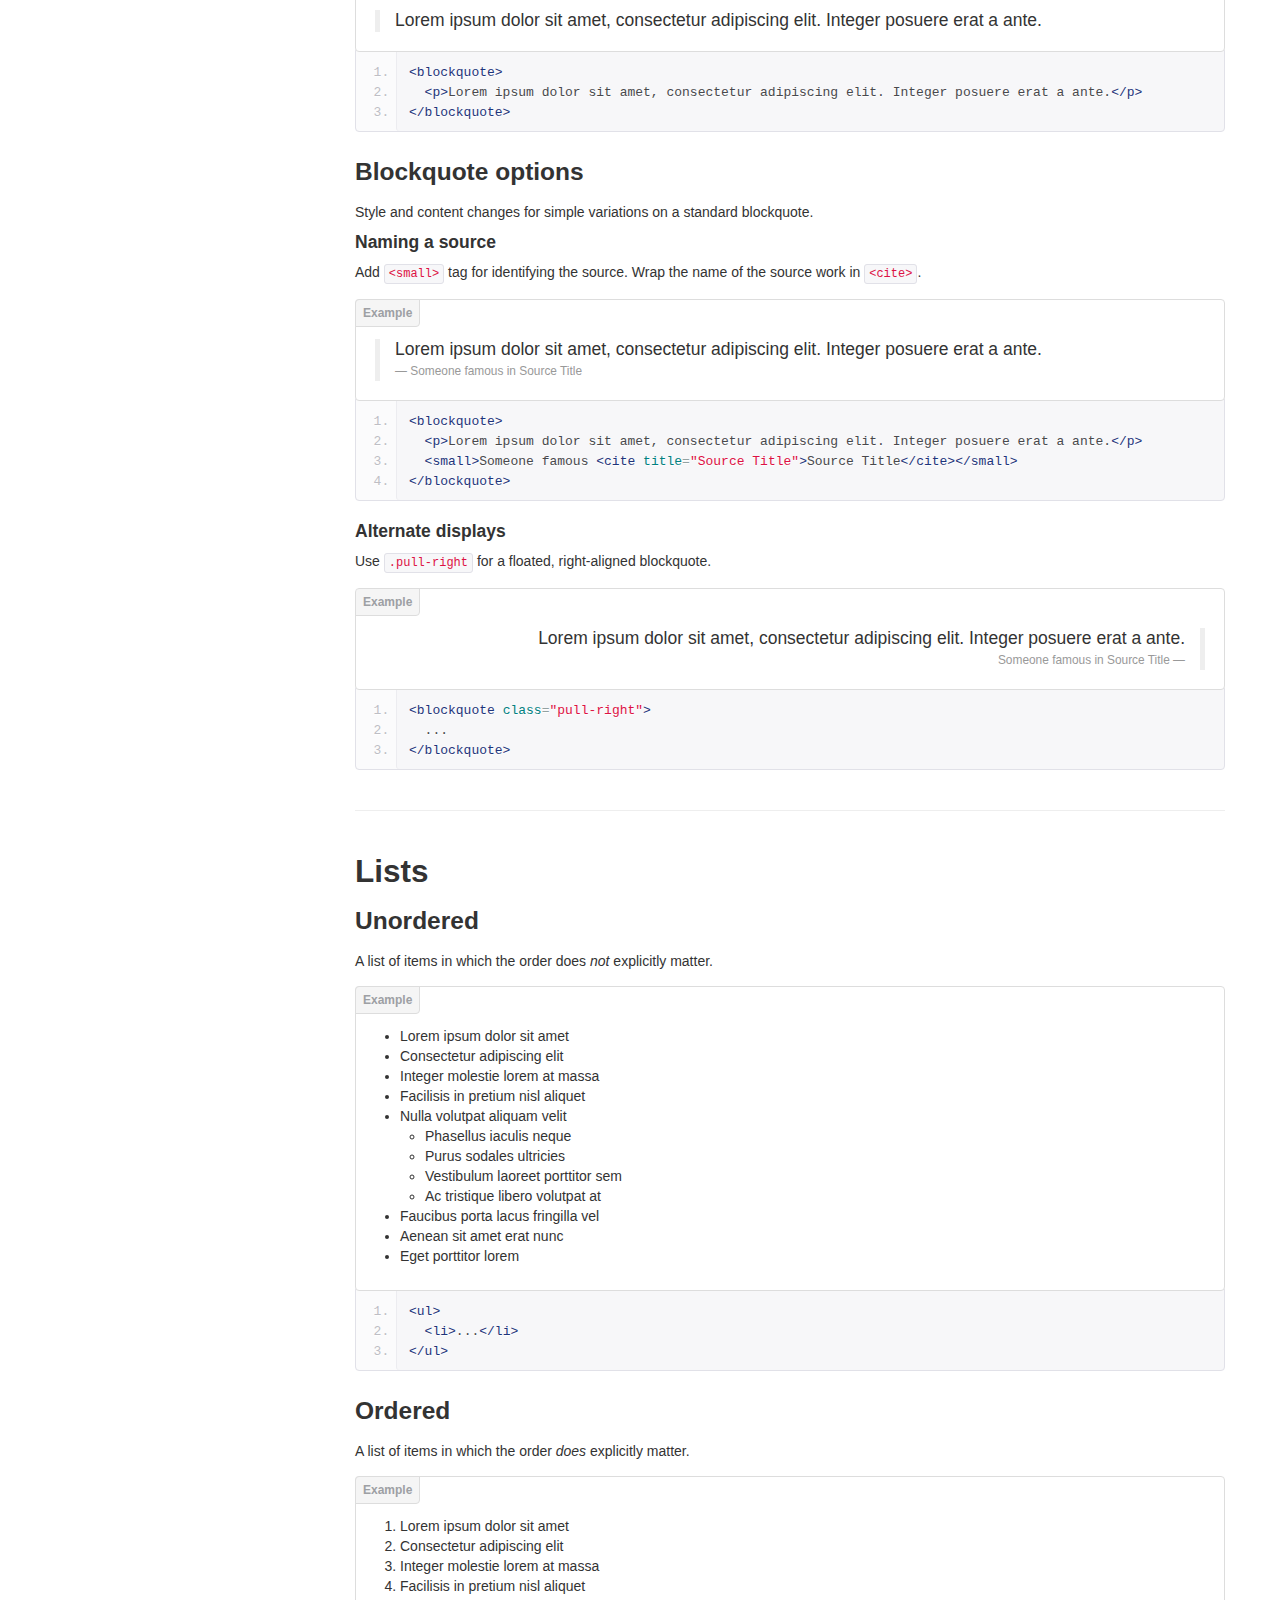
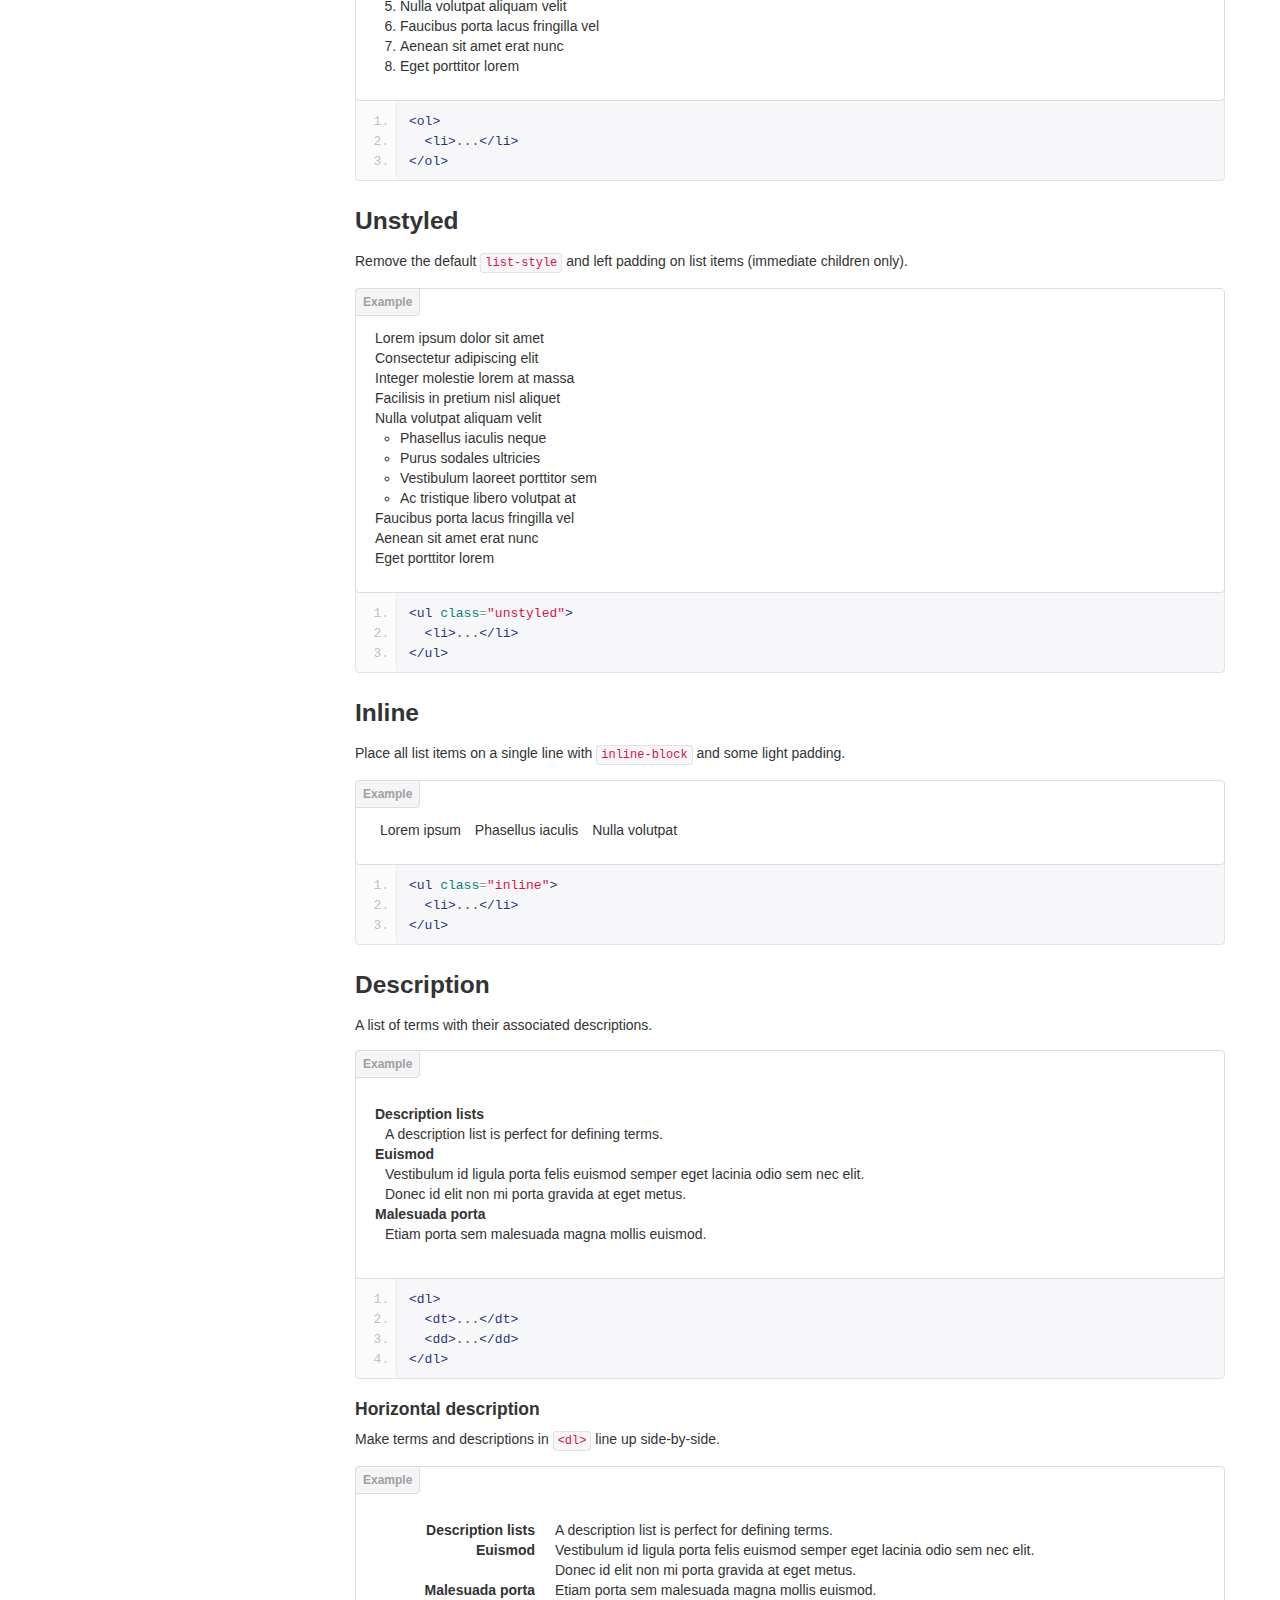
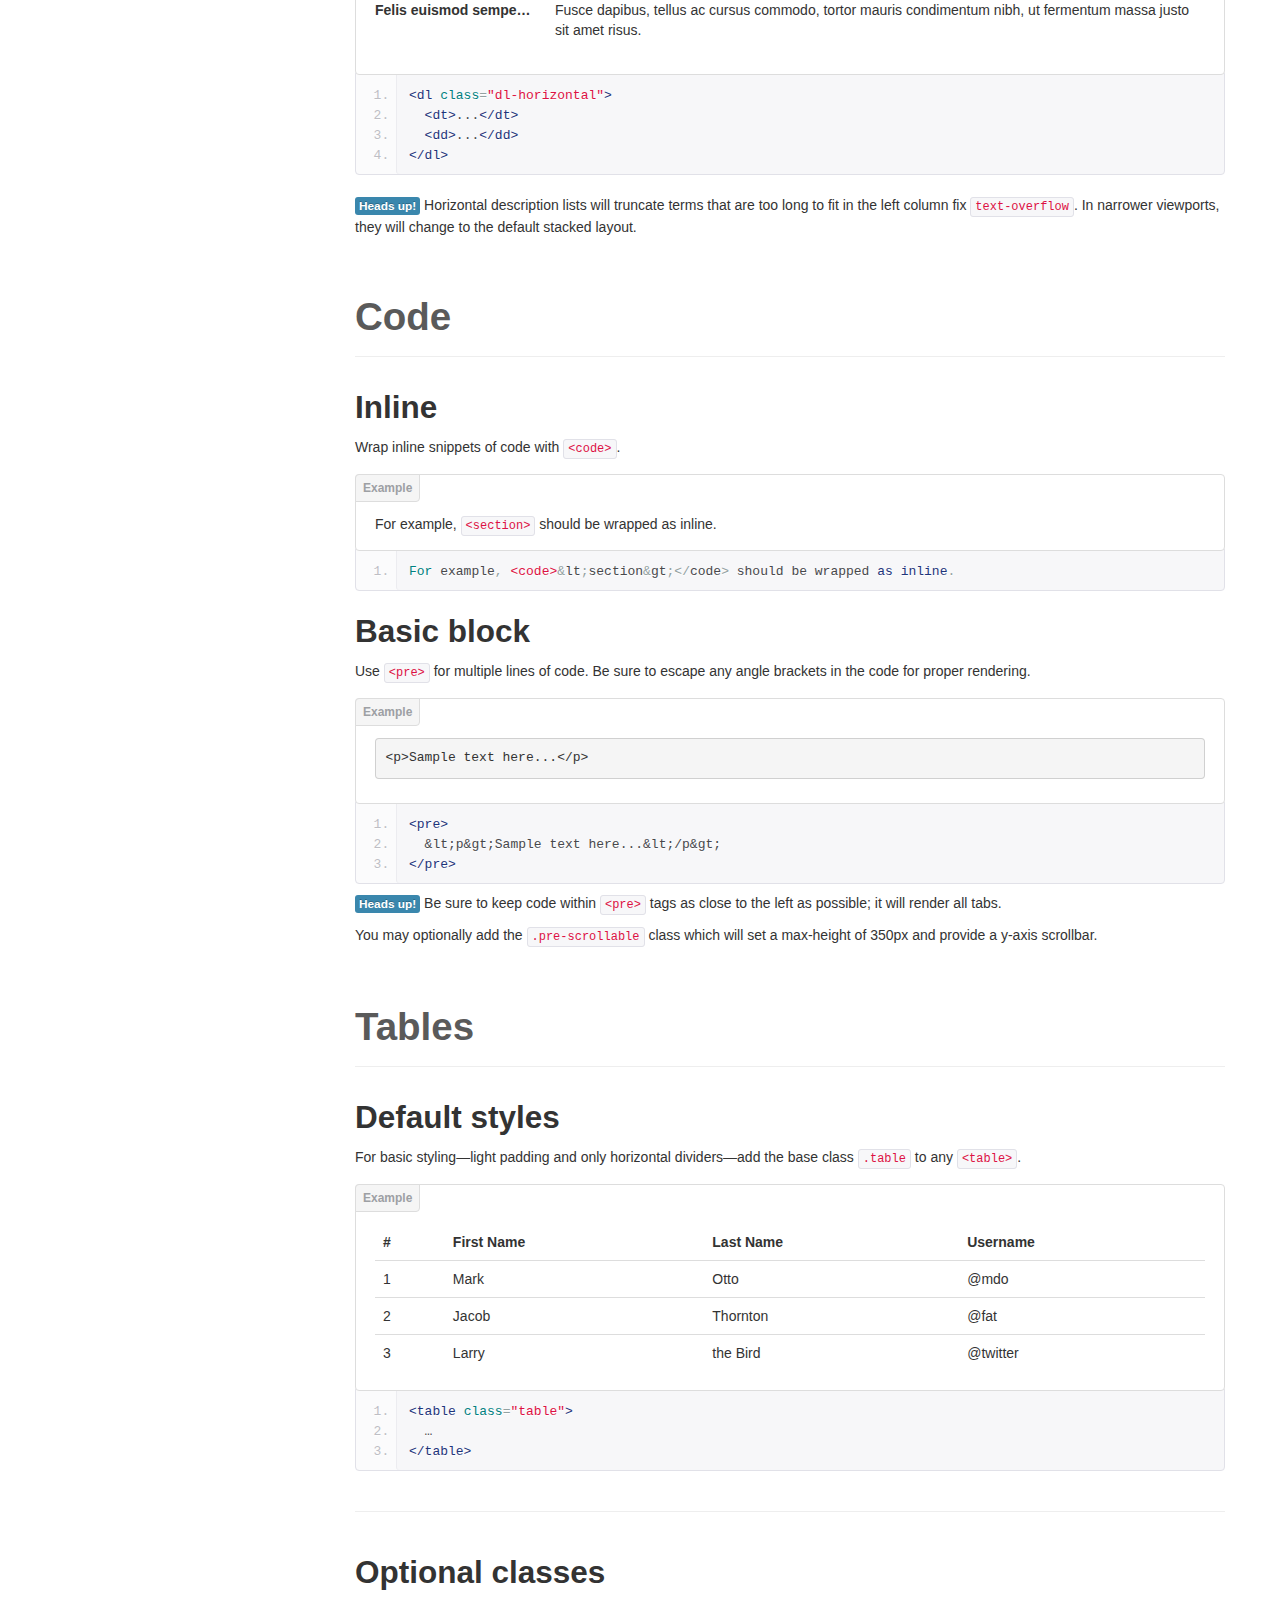
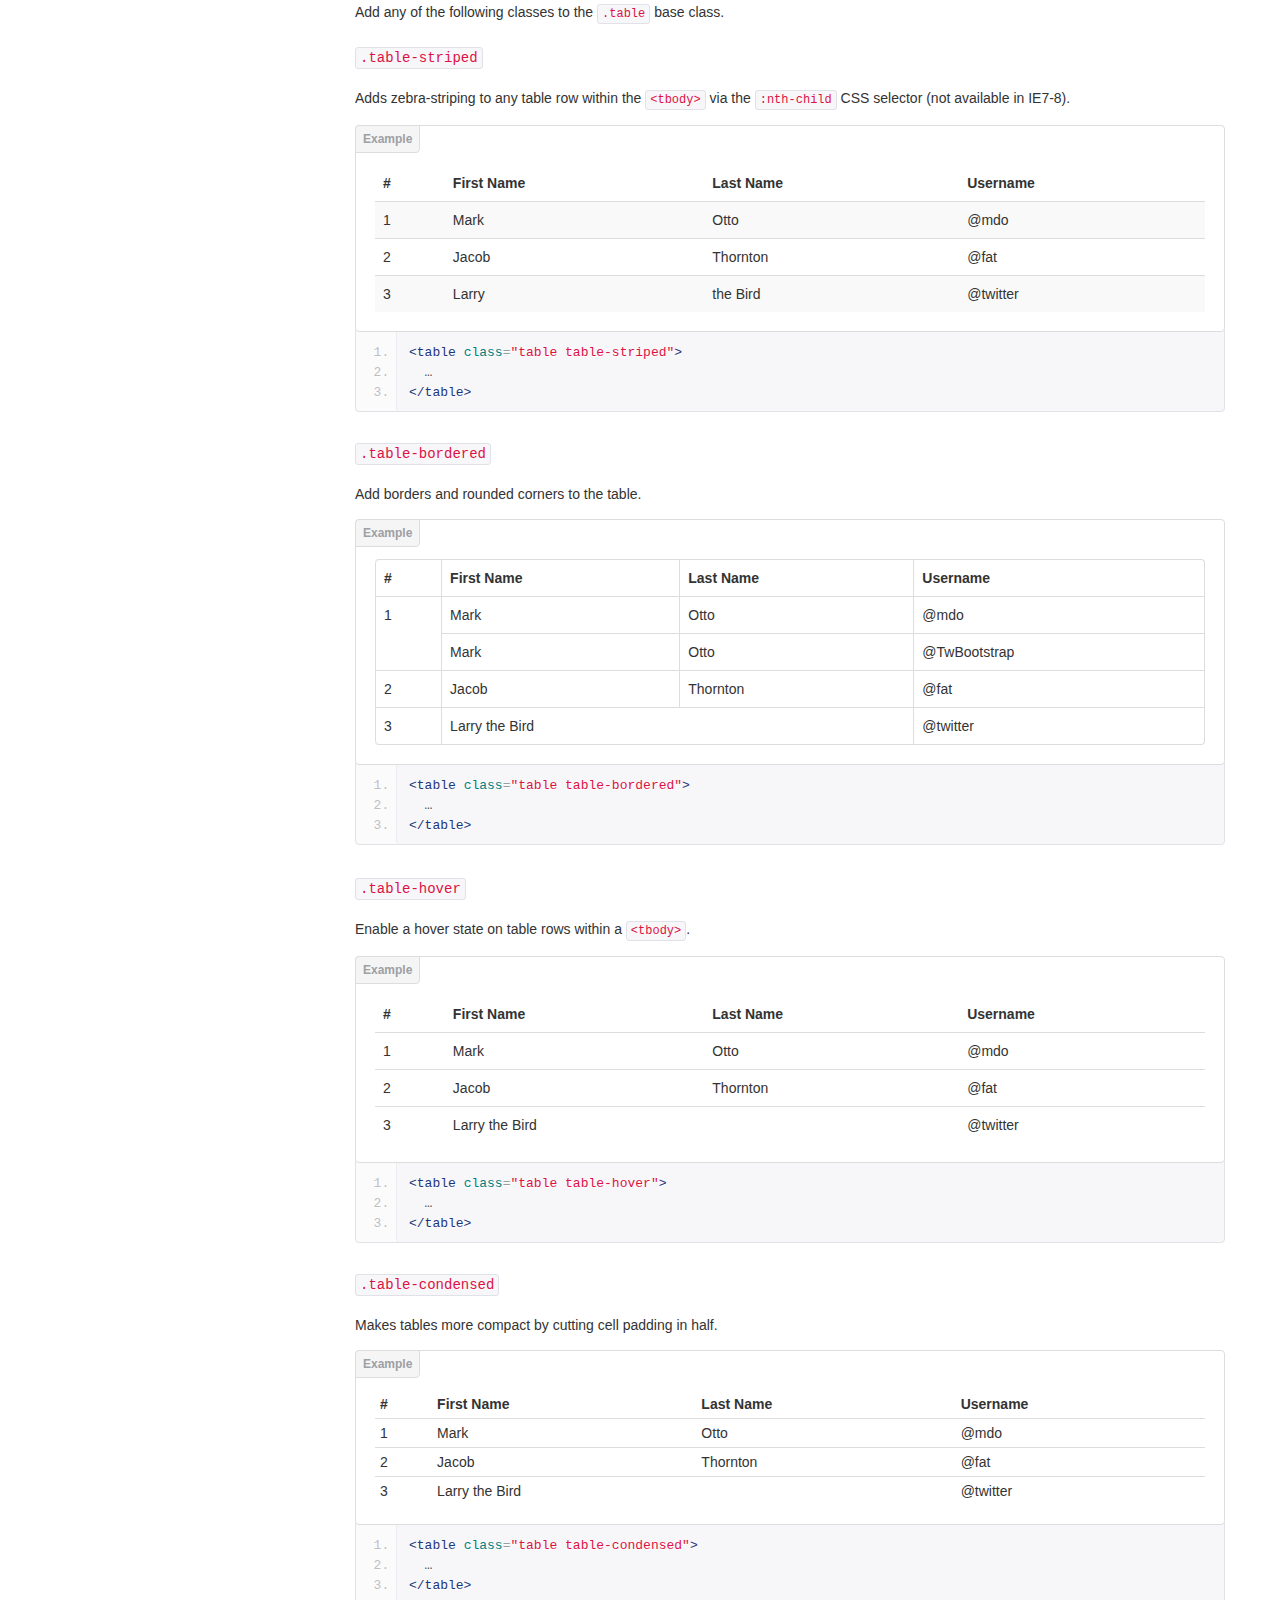
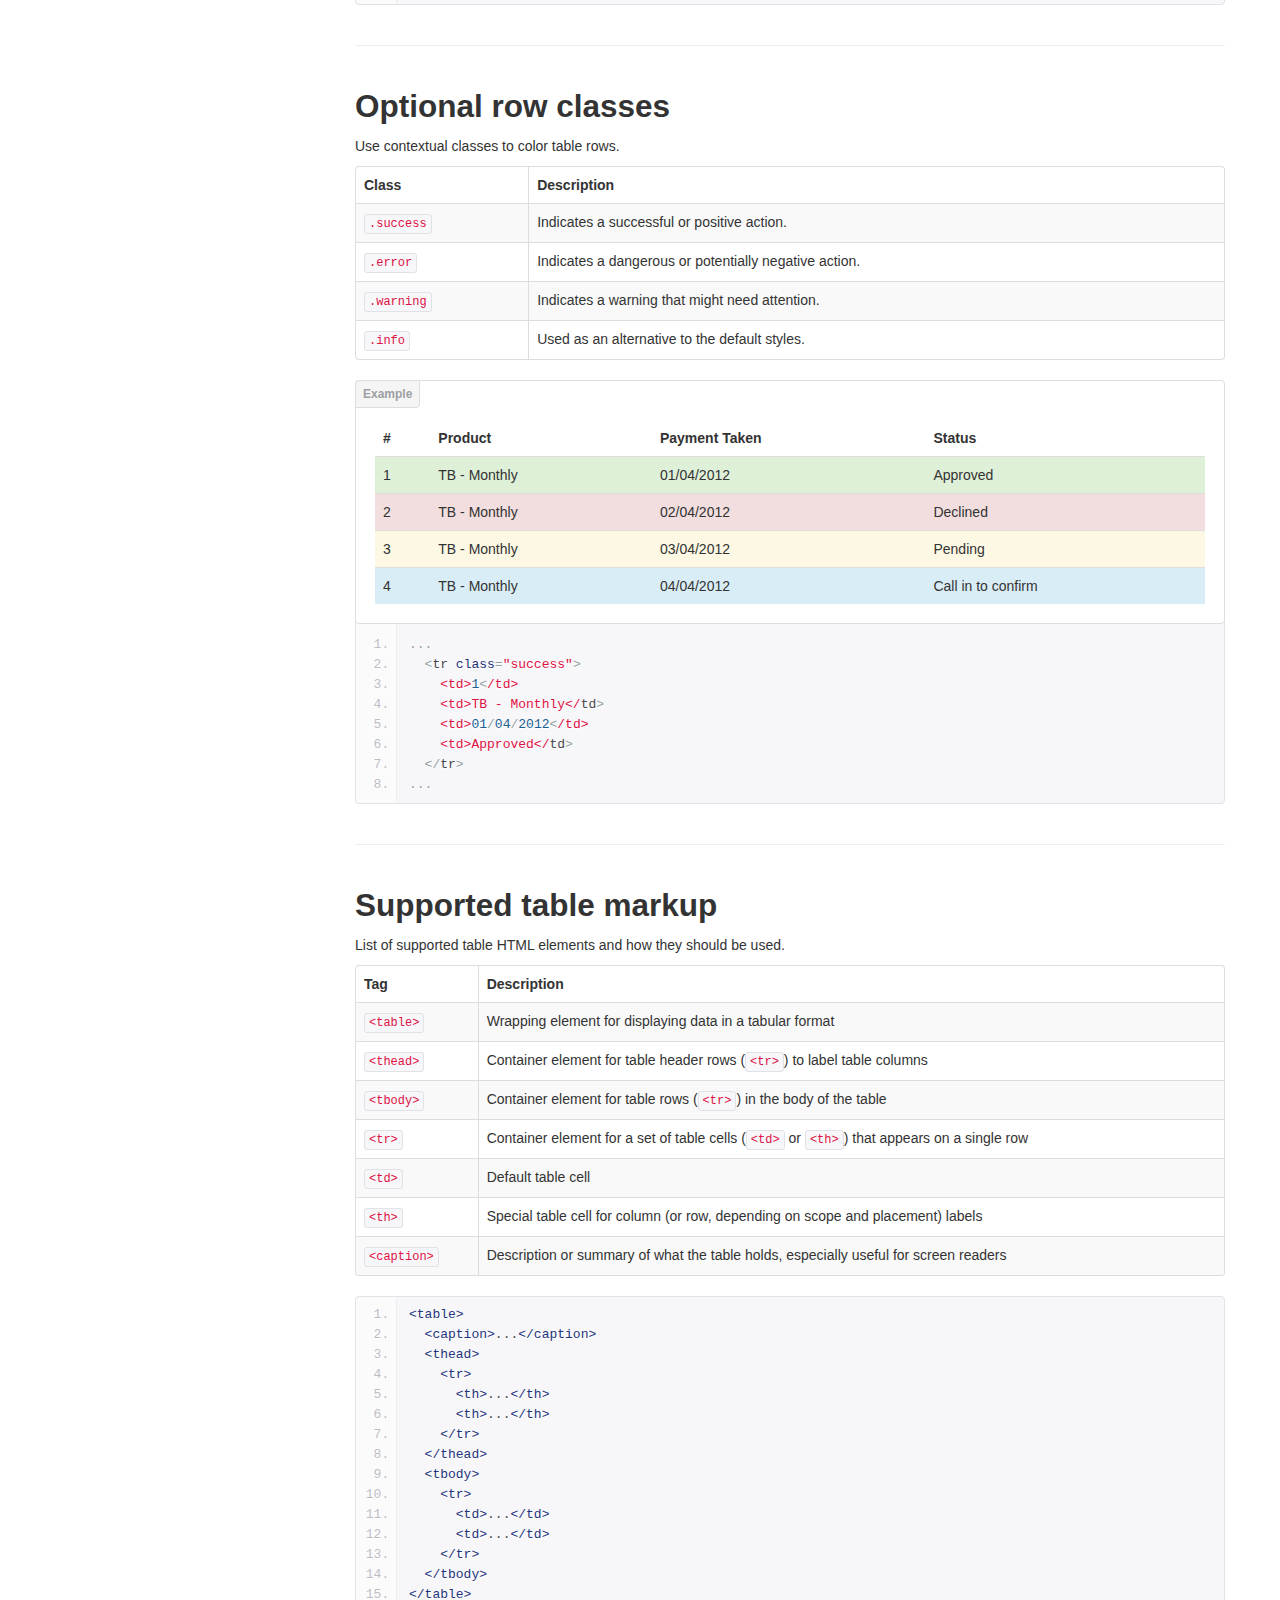
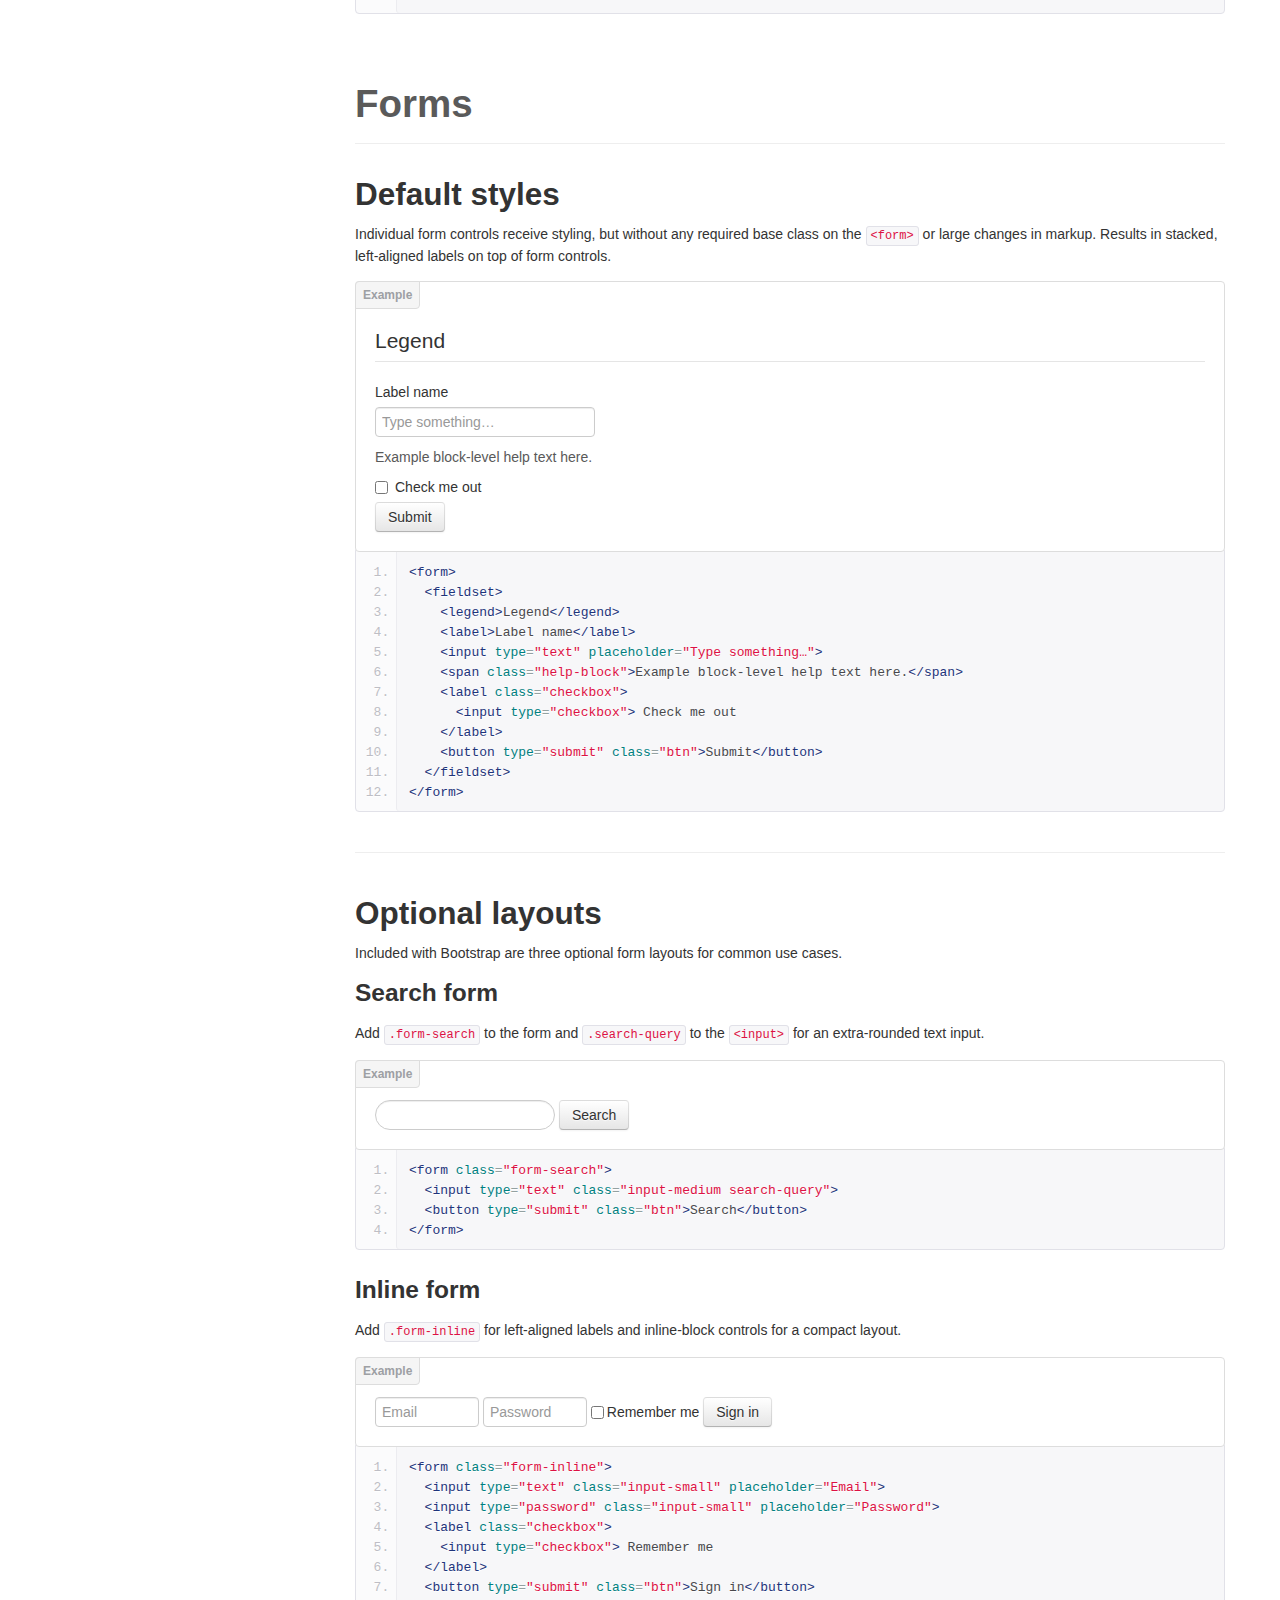
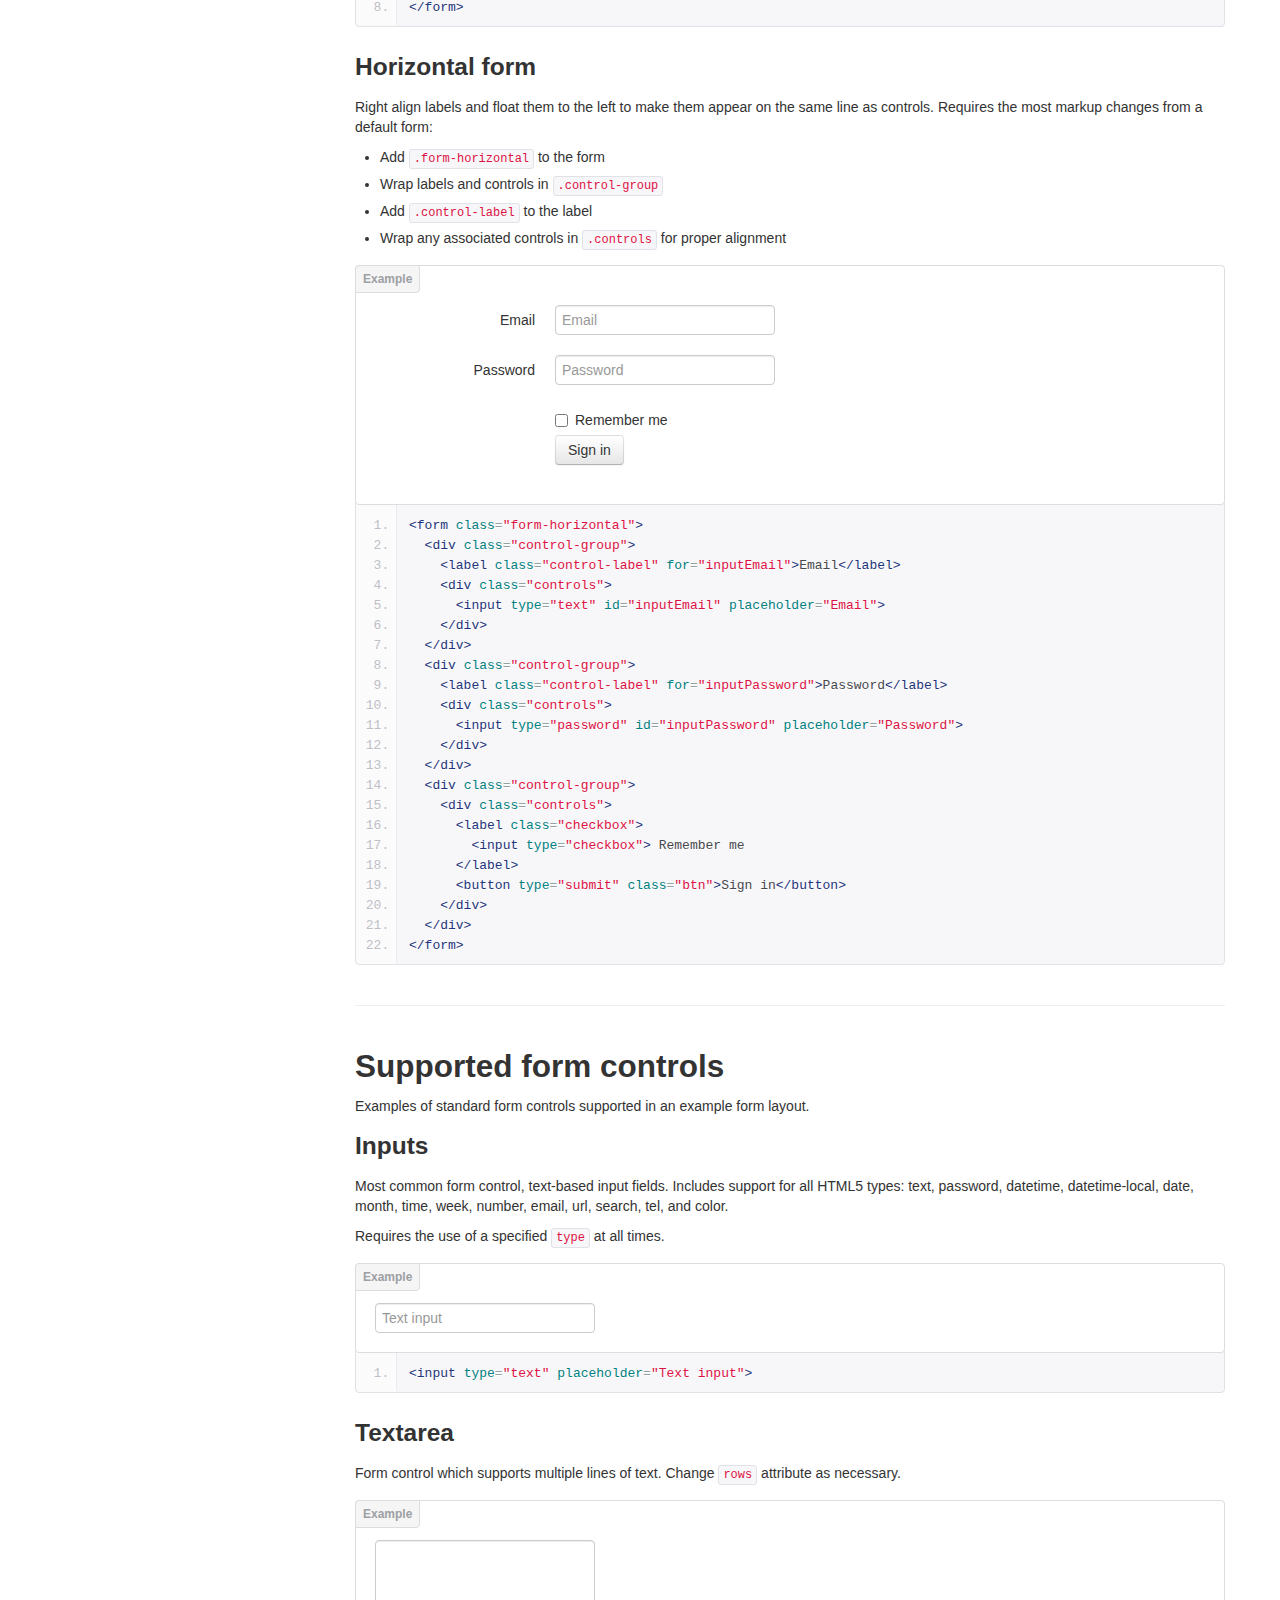
<file: docs/base-css.html>
<!DOCTYPE html>
<html lang="en">
  <head>
    <meta charset="utf-8">
    <title>Base · Bootstrap</title>
    <meta name="viewport" content="width=device-width, initial-scale=1.0">
    <meta name="description" content="">
    <meta name="author" content="">

    <!-- Le styles -->
    <link href="assets/css/bootstrap.css" rel="stylesheet">
    <link href="assets/css/bootstrap-responsive.css" rel="stylesheet">
    <link href="assets/css/docs.css" rel="stylesheet">
    <link href="assets/js/google-code-prettify/prettify.css" rel="stylesheet">

    <!-- Le HTML5 shim, for IE6-8 support of HTML5 elements -->
    <!--[if lt IE 9]>
      <script src="assets/js/html5shiv.js"></script>
    <![endif]-->

    <!-- Le fav and touch icons -->
    <link rel="apple-touch-icon-precomposed" sizes="144x144" href="assets/ico/apple-touch-icon-144-precomposed.png">
    <link rel="apple-touch-icon-precomposed" sizes="114x114" href="assets/ico/apple-touch-icon-114-precomposed.png">
      <link rel="apple-touch-icon-precomposed" sizes="72x72" href="assets/ico/apple-touch-icon-72-precomposed.png">
                    <link rel="apple-touch-icon-precomposed" href="assets/ico/apple-touch-icon-57-precomposed.png">
                                   <link rel="shortcut icon" href="assets/ico/favicon.png">

  </head>

  <body data-spy="scroll" data-target=".bs-docs-sidebar">

    <!-- Navbar
    ================================================== -->
    <div class="navbar navbar-inverse navbar-fixed-top">
      <div class="navbar-inner">
        <div class="container">
          <button type="button" class="btn btn-navbar" data-toggle="collapse" data-target=".nav-collapse">
            <span class="icon-bar"></span>
            <span class="icon-bar"></span>
            <span class="icon-bar"></span>
          </button>
          <a class="brand" href="./index.html">Bootstrap</a>
          <div class="nav-collapse collapse">
            <ul class="nav">
              <li class="">
                <a href="./index.html">Home</a>
              </li>
              <li class="">
                <a href="./getting-started.html">Get started</a>
              </li>
              <li class="">
                <a href="./scaffolding.html">Scaffolding</a>
              </li>
              <li class="active">
                <a href="./base-css.html">Base CSS</a>
              </li>
              <li class="">
                <a href="./components.html">Components</a>
              </li>
              <li class="">
                <a href="./javascript.html">JavaScript</a>
              </li>
              <li class="">
                <a href="./customize.html">Customize</a>
              </li>
            </ul>
          </div>
        </div>
      </div>
    </div>

<!-- Subhead
================================================== -->
<header class="jumbotron subhead" id="overview">
  <div class="container">
    <h1>Base CSS</h1>
    <p class="lead">Fundamental HTML elements styled and enhanced with extensible classes.</p>
  </div>
</header>


  <div class="container">

    <!-- Docs nav
    ================================================== -->
    <div class="row">
      <div class="span3 bs-docs-sidebar">
        <ul class="nav nav-list bs-docs-sidenav">
          <li><a href="#typography"><i class="icon-chevron-right"></i> Typography</a></li>
          <li><a href="#code"><i class="icon-chevron-right"></i> Code</a></li>
          <li><a href="#tables"><i class="icon-chevron-right"></i> Tables</a></li>
          <li><a href="#forms"><i class="icon-chevron-right"></i> Forms</a></li>
          <li><a href="#buttons"><i class="icon-chevron-right"></i> Buttons</a></li>
          <li><a href="#images"><i class="icon-chevron-right"></i> Images</a></li>
          <li><a href="#icons"><i class="icon-chevron-right"></i> Icons by Glyphicons</a></li>
        </ul>
      </div>
      <div class="span9">



        <!-- Typography
        ================================================== -->
        <section id="typography">
          <div class="page-header">
            <h1>Typography</h1>
          </div>

          <h2 id="headings">Headings</h2>
          <p>All HTML headings, <code>&lt;h1&gt;</code> through <code>&lt;h6&gt;</code> are available.</p>
          <div class="bs-docs-example">
            <h1>h1. Heading 1</h1>
            <h2>h2. Heading 2</h2>
            <h3>h3. Heading 3</h3>
            <h4>h4. Heading 4</h4>
            <h5>h5. Heading 5</h5>
            <h6>h6. Heading 6</h6>
          </div>

          <h2 id="body-copy">Body copy</h2>
          <p>Bootstrap's global default <code>font-size</code> is <strong>14px</strong>, with a <code>line-height</code> of <strong>20px</strong>. This is applied to the <code>&lt;body&gt;</code> and all paragraphs. In addition, <code>&lt;p&gt;</code> (paragraphs) receive a bottom margin of half their line-height (10px by default).</p>
          <div class="bs-docs-example">
            <p>Nullam quis risus eget urna mollis ornare vel eu leo. Cum sociis natoque penatibus et magnis dis parturient montes, nascetur ridiculus mus. Nullam id dolor id nibh ultricies vehicula.</p>
            <p>Cum sociis natoque penatibus et magnis dis parturient montes, nascetur ridiculus mus. Donec ullamcorper nulla non metus auctor fringilla. Duis mollis, est non commodo luctus, nisi erat porttitor ligula, eget lacinia odio sem nec elit. Donec ullamcorper nulla non metus auctor fringilla.</p>
            <p>Maecenas sed diam eget risus varius blandit sit amet non magna. Donec id elit non mi porta gravida at eget metus. Duis mollis, est non commodo luctus, nisi erat porttitor ligula, eget lacinia odio sem nec elit.</p>
          </div>
          <pre class="prettyprint">&lt;p&gt;...&lt;/p&gt;</pre>

          <h3>Lead body copy</h3>
          <p>Make a paragraph stand out by adding <code>.lead</code>.</p>
          <div class="bs-docs-example">
            <p class="lead">Vivamus sagittis lacus vel augue laoreet rutrum faucibus dolor auctor. Duis mollis, est non commodo luctus.</p>
          </div>
          <pre class="prettyprint">&lt;p class="lead"&gt;...&lt;/p&gt;</pre>

          <h3>Built with Less</h3>
          <p>The typographic scale is based on two LESS variables in <strong>variables.less</strong>: <code>@baseFontSize</code> and <code>@baseLineHeight</code>. The first is the base font-size used throughout and the second is the base line-height. We use those variables and some simple math to create the margins, paddings, and line-heights of all our type and more. Customize them and Bootstrap adapts.</p>


          <hr class="bs-docs-separator">


          <h2 id="emphasis">Emphasis</h2>
          <p>Make use of HTML's default emphasis tags with lightweight styles.</p>

          <h3><code>&lt;small&gt;</code></h3>
          <p>For de-emphasizing inline or blocks of text, <small>use the small tag.</small></p>
          <div class="bs-docs-example">
            <p><small>This line of text is meant to be treated as fine print.</small></p>
          </div>
<pre class="prettyprint">
&lt;p&gt;
  &lt;small&gt;This line of text is meant to be treated as fine print.&lt;/small&gt;
&lt;/p&gt;
</pre>

          <h3>Bold</h3>
          <p>For emphasizing a snippet of text with a heavier font-weight.</p>
          <div class="bs-docs-example">
            <p>The following snippet of text is <strong>rendered as bold text</strong>.</p>
          </div>
          <pre class="prettyprint">&lt;strong&gt;rendered as bold text&lt;/strong&gt;</pre>

          <h3>Italics</h3>
          <p>For emphasizing a snippet of text with italics.</p>
          <div class="bs-docs-example">
            <p>The following snippet of text is <em>rendered as italicized text</em>.</p>
          </div>
          <pre class="prettyprint">&lt;em&gt;rendered as italicized text&lt;/em&gt;</pre>

          <p><span class="label label-info">Heads up!</span> Feel free to use <code>&lt;b&gt;</code> and <code>&lt;i&gt;</code> in HTML5. <code>&lt;b&gt;</code> is meant to highlight words or phrases without conveying additional importance while <code>&lt;i&gt;</code> is mostly for voice, technical terms, etc.</p>

          <h3>Alignment classes</h3>
          <p>Easily realign text to components with text alignment classes.</p>
          <div class="bs-docs-example">
            <p class="text-left">Left aligned text.</p>
            <p class="text-center">Center aligned text.</p>
            <p class="text-right">Right aligned text.</p>
          </div>
<pre class="prettyprint linenums">
&lt;p class="text-left"&gt;Left aligned text.&lt;/p&gt;
&lt;p class="text-center"&gt;Center aligned text.&lt;/p&gt;
&lt;p class="text-right"&gt;Right aligned text.&lt;/p&gt;
</pre>

          <h3>Emphasis classes</h3>
          <p>Convey meaning through color with a handful of emphasis utility classes.</p>
          <div class="bs-docs-example">
            <p class="muted">Fusce dapibus, tellus ac cursus commodo, tortor mauris nibh.</p>
            <p class="text-warning">Etiam porta sem malesuada magna mollis euismod.</p>
            <p class="text-error">Donec ullamcorper nulla non metus auctor fringilla.</p>
            <p class="text-info">Aenean eu leo quam. Pellentesque ornare sem lacinia quam venenatis.</p>
            <p class="text-success">Duis mollis, est non commodo luctus, nisi erat porttitor ligula.</p>
          </div>
<pre class="prettyprint linenums">
&lt;p class="muted"&gt;Fusce dapibus, tellus ac cursus commodo, tortor mauris nibh.&lt;/p&gt;
&lt;p class="text-warning"&gt;Etiam porta sem malesuada magna mollis euismod.&lt;/p&gt;
&lt;p class="text-error"&gt;Donec ullamcorper nulla non metus auctor fringilla.&lt;/p&gt;
&lt;p class="text-info"&gt;Aenean eu leo quam. Pellentesque ornare sem lacinia quam venenatis.&lt;/p&gt;
&lt;p class="text-success"&gt;Duis mollis, est non commodo luctus, nisi erat porttitor ligula.&lt;/p&gt;
</pre>


          <hr class="bs-docs-separator">


          <h2 id="abbreviations">Abbreviations</h2>
          <p>Stylized implementation of HTML's <code>&lt;abbr&gt;</code> element for abbreviations and acronyms to show the expanded version on hover. Abbreviations with a <code>title</code> attribute have a light dotted bottom border and a help cursor on hover, providing additional context on hover.</p>

          <h3><code>&lt;abbr&gt;</code></h3>
          <p>For expanded text on long hover of an abbreviation, include the <code>title</code> attribute.</p>
          <div class="bs-docs-example">
            <p>An abbreviation of the word attribute is <abbr title="attribute">attr</abbr>.</p>
          </div>
          <pre class="prettyprint">&lt;abbr title="attribute"&gt;attr&lt;/abbr&gt;</pre>

          <h3><code>&lt;abbr class="initialism"&gt;</code></h3>
          <p>Add <code>.initialism</code> to an abbreviation for a slightly smaller font-size.</p>
          <div class="bs-docs-example">
            <p><abbr title="HyperText Markup Language" class="initialism">HTML</abbr> is the best thing since sliced bread.</p>
          </div>
          <pre class="prettyprint">&lt;abbr title="HyperText Markup Language" class="initialism"&gt;HTML&lt;/abbr&gt;</pre>


          <hr class="bs-docs-separator">


          <h2 id="addresses">Addresses</h2>
          <p>Present contact information for the nearest ancestor or the entire body of work.</p>

          <h3><code>&lt;address&gt;</code></h3>
          <p>Preserve formatting by ending all lines with <code>&lt;br&gt;</code>.</p>
          <div class="bs-docs-example">
            <address>
              <strong>Twitter, Inc.</strong><br>
              795 Folsom Ave, Suite 600<br>
              San Francisco, CA 94107<br>
              <abbr title="Phone">P:</abbr> (123) 456-7890
            </address>
            <address>
              <strong>Full Name</strong><br>
              <a href="mailto:#">first.last@example.com</a>
            </address>
          </div>
<pre class="prettyprint linenums">
&lt;address&gt;
  &lt;strong&gt;Twitter, Inc.&lt;/strong&gt;&lt;br&gt;
  795 Folsom Ave, Suite 600&lt;br&gt;
  San Francisco, CA 94107&lt;br&gt;
  &lt;abbr title="Phone"&gt;P:&lt;/abbr&gt; (123) 456-7890
&lt;/address&gt;

&lt;address&gt;
  &lt;strong&gt;Full Name&lt;/strong&gt;&lt;br&gt;
  &lt;a href="mailto:#"&gt;first.last@example.com&lt;/a&gt;
&lt;/address&gt;
</pre>


          <hr class="bs-docs-separator">


          <h2 id="blockquotes">Blockquotes</h2>
          <p>For quoting blocks of content from another source within your document.</p>

          <h3>Default blockquote</h3>
          <p>Wrap <code>&lt;blockquote&gt;</code> around any <abbr title="HyperText Markup Language">HTML</abbr> as the quote. For straight quotes we recommend a <code>&lt;p&gt;</code>.</p>
          <div class="bs-docs-example">
            <blockquote>
              <p>Lorem ipsum dolor sit amet, consectetur adipiscing elit. Integer posuere erat a ante.</p>
            </blockquote>
          </div>
<pre class="prettyprint linenums">
&lt;blockquote&gt;
  &lt;p&gt;Lorem ipsum dolor sit amet, consectetur adipiscing elit. Integer posuere erat a ante.&lt;/p&gt;
&lt;/blockquote&gt;
</pre>

          <h3>Blockquote options</h3>
          <p>Style and content changes for simple variations on a standard blockquote.</p>

          <h4>Naming a source</h4>
          <p>Add <code>&lt;small&gt;</code> tag for identifying the source. Wrap the name of the source work in <code>&lt;cite&gt;</code>.</p>
          <div class="bs-docs-example">
            <blockquote>
              <p>Lorem ipsum dolor sit amet, consectetur adipiscing elit. Integer posuere erat a ante.</p>
              <small>Someone famous in <cite title="Source Title">Source Title</cite></small>
            </blockquote>
          </div>
<pre class="prettyprint linenums">
&lt;blockquote&gt;
  &lt;p&gt;Lorem ipsum dolor sit amet, consectetur adipiscing elit. Integer posuere erat a ante.&lt;/p&gt;
  &lt;small&gt;Someone famous &lt;cite title="Source Title"&gt;Source Title&lt;/cite&gt;&lt;/small&gt;
&lt;/blockquote&gt;
</pre>

          <h4>Alternate displays</h4>
          <p>Use <code>.pull-right</code> for a floated, right-aligned blockquote.</p>
          <div class="bs-docs-example" style="overflow: hidden;">
            <blockquote class="pull-right">
              <p>Lorem ipsum dolor sit amet, consectetur adipiscing elit. Integer posuere erat a ante.</p>
              <small>Someone famous in <cite title="Source Title">Source Title</cite></small>
            </blockquote>
          </div>
<pre class="prettyprint linenums">
&lt;blockquote class="pull-right"&gt;
  ...
&lt;/blockquote&gt;
</pre>


          <hr class="bs-docs-separator">


          <!-- Lists -->
          <h2 id="lists">Lists</h2>

          <h3>Unordered</h3>
          <p>A list of items in which the order does <em>not</em> explicitly matter.</p>
          <div class="bs-docs-example">
            <ul>
              <li>Lorem ipsum dolor sit amet</li>
              <li>Consectetur adipiscing elit</li>
              <li>Integer molestie lorem at massa</li>
              <li>Facilisis in pretium nisl aliquet</li>
              <li>Nulla volutpat aliquam velit
                <ul>
                  <li>Phasellus iaculis neque</li>
                  <li>Purus sodales ultricies</li>
                  <li>Vestibulum laoreet porttitor sem</li>
                  <li>Ac tristique libero volutpat at</li>
                </ul>
              </li>
              <li>Faucibus porta lacus fringilla vel</li>
              <li>Aenean sit amet erat nunc</li>
              <li>Eget porttitor lorem</li>
            </ul>
          </div>
<pre class="prettyprint linenums">
&lt;ul&gt;
  &lt;li&gt;...&lt;/li&gt;
&lt;/ul&gt;
</pre>

          <h3>Ordered</h3>
          <p>A list of items in which the order <em>does</em> explicitly matter.</p>
          <div class="bs-docs-example">
            <ol>
              <li>Lorem ipsum dolor sit amet</li>
              <li>Consectetur adipiscing elit</li>
              <li>Integer molestie lorem at massa</li>
              <li>Facilisis in pretium nisl aliquet</li>
              <li>Nulla volutpat aliquam velit</li>
              <li>Faucibus porta lacus fringilla vel</li>
              <li>Aenean sit amet erat nunc</li>
              <li>Eget porttitor lorem</li>
            </ol>
          </div>
<pre class="prettyprint linenums">
&lt;ol&gt;
  &lt;li&gt;...&lt;/li&gt;
&lt;/ol&gt;
</pre>

        <h3>Unstyled</h3>
        <p>Remove the default <code>list-style</code> and left padding on list items (immediate children only).</p>
        <div class="bs-docs-example">
          <ul class="unstyled">
            <li>Lorem ipsum dolor sit amet</li>
            <li>Consectetur adipiscing elit</li>
            <li>Integer molestie lorem at massa</li>
            <li>Facilisis in pretium nisl aliquet</li>
            <li>Nulla volutpat aliquam velit
              <ul>
                <li>Phasellus iaculis neque</li>
                <li>Purus sodales ultricies</li>
                <li>Vestibulum laoreet porttitor sem</li>
                <li>Ac tristique libero volutpat at</li>
              </ul>
            </li>
            <li>Faucibus porta lacus fringilla vel</li>
            <li>Aenean sit amet erat nunc</li>
            <li>Eget porttitor lorem</li>
          </ul>
        </div>
<pre class="prettyprint linenums">
&lt;ul class="unstyled"&gt;
  &lt;li&gt;...&lt;/li&gt;
&lt;/ul&gt;
</pre>

        <h3>Inline</h3>
        <p>Place all list items on a single line with <code>inline-block</code> and some light padding.</p>
        <div class="bs-docs-example">
          <ul class="inline">
            <li>Lorem ipsum</li>
            <li>Phasellus iaculis</li>
            <li>Nulla volutpat</li>
          </ul>
        </div>
<pre class="prettyprint linenums">
&lt;ul class="inline"&gt;
  &lt;li&gt;...&lt;/li&gt;
&lt;/ul&gt;
</pre>

        <h3>Description</h3>
        <p>A list of terms with their associated descriptions.</p>
        <div class="bs-docs-example">
          <dl>
            <dt>Description lists</dt>
            <dd>A description list is perfect for defining terms.</dd>
            <dt>Euismod</dt>
            <dd>Vestibulum id ligula porta felis euismod semper eget lacinia odio sem nec elit.</dd>
            <dd>Donec id elit non mi porta gravida at eget metus.</dd>
            <dt>Malesuada porta</dt>
            <dd>Etiam porta sem malesuada magna mollis euismod.</dd>
          </dl>
        </div>
<pre class="prettyprint linenums">
&lt;dl&gt;
  &lt;dt&gt;...&lt;/dt&gt;
  &lt;dd&gt;...&lt;/dd&gt;
&lt;/dl&gt;
</pre>

        <h4>Horizontal description</h4>
        <p>Make terms and descriptions in <code>&lt;dl&gt;</code> line up side-by-side.</p>
        <div class="bs-docs-example">
          <dl class="dl-horizontal">
            <dt>Description lists</dt>
            <dd>A description list is perfect for defining terms.</dd>
            <dt>Euismod</dt>
            <dd>Vestibulum id ligula porta felis euismod semper eget lacinia odio sem nec elit.</dd>
            <dd>Donec id elit non mi porta gravida at eget metus.</dd>
            <dt>Malesuada porta</dt>
            <dd>Etiam porta sem malesuada magna mollis euismod.</dd>
            <dt>Felis euismod semper eget lacinia</dt>
            <dd>Fusce dapibus, tellus ac cursus commodo, tortor mauris condimentum nibh, ut fermentum massa justo sit amet risus.</dd>
          </dl>
        </div>
<pre class="prettyprint linenums">
&lt;dl class="dl-horizontal"&gt;
  &lt;dt&gt;...&lt;/dt&gt;
  &lt;dd&gt;...&lt;/dd&gt;
&lt;/dl&gt;
</pre>
        <p>
          <span class="label label-info">Heads up!</span>
          Horizontal description lists will truncate terms that are too long to fit in the left column fix <code>text-overflow</code>. In narrower viewports, they will change to the default stacked layout.
        </p>
      </section>



        <!-- Code
        ================================================== -->
        <section id="code">
          <div class="page-header">
            <h1>Code</h1>
          </div>

          <h2>Inline</h2>
          <p>Wrap inline snippets of code with <code>&lt;code&gt;</code>.</p>
<div class="bs-docs-example">
  For example, <code>&lt;section&gt;</code> should be wrapped as inline.
</div>
<pre class="prettyprint linenums">
For example, &lt;code&gt;&amp;lt;section&amp;gt;&lt;/code&gt; should be wrapped as inline.
</pre>

          <h2>Basic block</h2>
          <p>Use <code>&lt;pre&gt;</code> for multiple lines of code. Be sure to escape any angle brackets in the code for proper rendering.</p>
<div class="bs-docs-example">
  <pre>&lt;p&gt;Sample text here...&lt;/p&gt;</pre>
</div>
<pre class="prettyprint linenums" style="margin-bottom: 9px;">
&lt;pre&gt;
  &amp;lt;p&amp;gt;Sample text here...&amp;lt;/p&amp;gt;
&lt;/pre&gt;
</pre>
          <p><span class="label label-info">Heads up!</span> Be sure to keep code within <code>&lt;pre&gt;</code> tags as close to the left as possible; it will render all tabs.</p>
          <p>You may optionally add the <code>.pre-scrollable</code> class which will set a max-height of 350px and provide a y-axis scrollbar.</p>
        </section>



        <!-- Tables
        ================================================== -->
        <section id="tables">
          <div class="page-header">
            <h1>Tables</h1>
          </div>

          <h2>Default styles</h2>
          <p>For basic styling&mdash;light padding and only horizontal dividers&mdash;add the base class <code>.table</code> to any <code>&lt;table&gt;</code>.</p>
          <div class="bs-docs-example">
            <table class="table">
              <thead>
                <tr>
                  <th>#</th>
                  <th>First Name</th>
                  <th>Last Name</th>
                  <th>Username</th>
                </tr>
              </thead>
              <tbody>
                <tr>
                  <td>1</td>
                  <td>Mark</td>
                  <td>Otto</td>
                  <td>@mdo</td>
                </tr>
                <tr>
                  <td>2</td>
                  <td>Jacob</td>
                  <td>Thornton</td>
                  <td>@fat</td>
                </tr>
                <tr>
                  <td>3</td>
                  <td>Larry</td>
                  <td>the Bird</td>
                  <td>@twitter</td>
                </tr>
              </tbody>
            </table>
          </div>
<pre class="prettyprint linenums">
&lt;table class="table"&gt;
  …
&lt;/table&gt;
</pre>


          <hr class="bs-docs-separator">


          <h2>Optional classes</h2>
          <p>Add any of the following classes to the <code>.table</code> base class.</p>

          <h3><code>.table-striped</code></h3>
          <p>Adds zebra-striping to any table row within the <code>&lt;tbody&gt;</code> via the <code>:nth-child</code> CSS selector (not available in IE7-8).</p>
          <div class="bs-docs-example">
            <table class="table table-striped">
              <thead>
                <tr>
                  <th>#</th>
                  <th>First Name</th>
                  <th>Last Name</th>
                  <th>Username</th>
                </tr>
              </thead>
              <tbody>
                <tr>
                  <td>1</td>
                  <td>Mark</td>
                  <td>Otto</td>
                  <td>@mdo</td>
                </tr>
                <tr>
                  <td>2</td>
                  <td>Jacob</td>
                  <td>Thornton</td>
                  <td>@fat</td>
                </tr>
                <tr>
                  <td>3</td>
                  <td>Larry</td>
                  <td>the Bird</td>
                  <td>@twitter</td>
                </tr>
              </tbody>
            </table>
          </div>
<pre class="prettyprint linenums" style="margin-bottom: 18px;">
&lt;table class="table table-striped"&gt;
  …
&lt;/table&gt;
</pre>

          <h3><code>.table-bordered</code></h3>
          <p>Add borders and rounded corners to the table.</p>
          <div class="bs-docs-example">
            <table class="table table-bordered">
              <thead>
                <tr>
                  <th>#</th>
                  <th>First Name</th>
                  <th>Last Name</th>
                  <th>Username</th>
                </tr>
              </thead>
              <tbody>
                <tr>
                  <td rowspan="2">1</td>
                  <td>Mark</td>
                  <td>Otto</td>
                  <td>@mdo</td>
                </tr>
                <tr>
                  <td>Mark</td>
                  <td>Otto</td>
                  <td>@TwBootstrap</td>
                </tr>
                <tr>
                  <td>2</td>
                  <td>Jacob</td>
                  <td>Thornton</td>
                  <td>@fat</td>
                </tr>
                <tr>
                  <td>3</td>
                  <td colspan="2">Larry the Bird</td>
                  <td>@twitter</td>
                </tr>
              </tbody>
            </table>
          </div>
<pre class="prettyprint linenums">
&lt;table class="table table-bordered"&gt;
  …
&lt;/table&gt;
</pre>

          <h3><code>.table-hover</code></h3>
          <p>Enable a hover state on table rows within a <code>&lt;tbody&gt;</code>.</p>
          <div class="bs-docs-example">
            <table class="table table-hover">
              <thead>
                <tr>
                  <th>#</th>
                  <th>First Name</th>
                  <th>Last Name</th>
                  <th>Username</th>
                </tr>
              </thead>
              <tbody>
                <tr>
                  <td>1</td>
                  <td>Mark</td>
                  <td>Otto</td>
                  <td>@mdo</td>
                </tr>
                <tr>
                  <td>2</td>
                  <td>Jacob</td>
                  <td>Thornton</td>
                  <td>@fat</td>
                </tr>
                <tr>
                  <td>3</td>
                  <td colspan="2">Larry the Bird</td>
                  <td>@twitter</td>
                </tr>
              </tbody>
            </table>
          </div>
<pre class="prettyprint linenums" style="margin-bottom: 18px;">
&lt;table class="table table-hover"&gt;
  …
&lt;/table&gt;
</pre>

          <h3><code>.table-condensed</code></h3>
          <p>Makes tables more compact by cutting cell padding in half.</p>
          <div class="bs-docs-example">
            <table class="table table-condensed">
              <thead>
                <tr>
                  <th>#</th>
                  <th>First Name</th>
                  <th>Last Name</th>
                  <th>Username</th>
                </tr>
              </thead>
              <tbody>
                <tr>
                  <td>1</td>
                  <td>Mark</td>
                  <td>Otto</td>
                  <td>@mdo</td>
                </tr>
                <tr>
                  <td>2</td>
                  <td>Jacob</td>
                  <td>Thornton</td>
                  <td>@fat</td>
                </tr>
                <tr>
                  <td>3</td>
                  <td colspan="2">Larry the Bird</td>
                  <td>@twitter</td>
                </tr>
              </tbody>
            </table>
          </div>
<pre class="prettyprint linenums" style="margin-bottom: 18px;">
&lt;table class="table table-condensed"&gt;
  …
&lt;/table&gt;
</pre>


          <hr class="bs-docs-separator">


          <h2>Optional row classes</h2>
          <p>Use contextual classes to color table rows.</p>
          <table class="table table-bordered table-striped">
            <colgroup>
              <col class="span1">
              <col class="span7">
            </colgroup>
            <thead>
              <tr>
                <th>Class</th>
                <th>Description</th>
              </tr>
            </thead>
            <tbody>
              <tr>
                <td>
                  <code>.success</code>
                </td>
                <td>Indicates a successful or positive action.</td>
              </tr>
              <tr>
                <td>
                  <code>.error</code>
                </td>
                <td>Indicates a dangerous or potentially negative action.</td>
              </tr>
              <tr>
                <td>
                  <code>.warning</code>
                </td>
                <td>Indicates a warning that might need attention.</td>
              </tr>
              <tr>
                <td>
                  <code>.info</code>
                </td>
                <td>Used as an alternative to the default styles.</td>
              </tr>
            </tbody>
          </table>
          <div class="bs-docs-example">
            <table class="table">
              <thead>
                <tr>
                  <th>#</th>
                  <th>Product</th>
                  <th>Payment Taken</th>
                  <th>Status</th>
                </tr>
              </thead>
              <tbody>
                <tr class="success">
                  <td>1</td>
                  <td>TB - Monthly</td>
                  <td>01/04/2012</td>
                  <td>Approved</td>
                </tr>
                <tr class="error">
                  <td>2</td>
                  <td>TB - Monthly</td>
                  <td>02/04/2012</td>
                  <td>Declined</td>
                </tr>
                <tr class="warning">
                  <td>3</td>
                  <td>TB - Monthly</td>
                  <td>03/04/2012</td>
                  <td>Pending</td>
                </tr>
                <tr class="info">
                  <td>4</td>
                  <td>TB - Monthly</td>
                  <td>04/04/2012</td>
                  <td>Call in to confirm</td>
                </tr>
              </tbody>
            </table>
          </div>
<pre class="prettyprint linenums">
...
  &lt;tr class="success"&gt;
    &lt;td&gt;1&lt;/td&gt;
    &lt;td&gt;TB - Monthly&lt;/td&gt;
    &lt;td&gt;01/04/2012&lt;/td&gt;
    &lt;td&gt;Approved&lt;/td&gt;
  &lt;/tr&gt;
...
</pre>


          <hr class="bs-docs-separator">


          <h2>Supported table markup</h2>
          <p>List of supported table HTML elements and how they should be used.</p>
          <table class="table table-bordered table-striped">
            <colgroup>
              <col class="span1">
              <col class="span7">
            </colgroup>
            <thead>
              <tr>
                <th>Tag</th>
                <th>Description</th>
              </tr>
            </thead>
            <tbody>
              <tr>
                <td>
                  <code>&lt;table&gt;</code>
                </td>
                <td>
                  Wrapping element for displaying data in a tabular format
                </td>
              </tr>
              <tr>
                <td>
                  <code>&lt;thead&gt;</code>
                </td>
                <td>
                  Container element for table header rows (<code>&lt;tr&gt;</code>) to label table columns
                </td>
              </tr>
              <tr>
                <td>
                  <code>&lt;tbody&gt;</code>
                </td>
                <td>
                  Container element for table rows (<code>&lt;tr&gt;</code>) in the body of the table
                </td>
              </tr>
              <tr>
                <td>
                  <code>&lt;tr&gt;</code>
                </td>
                <td>
                  Container element for a set of table cells (<code>&lt;td&gt;</code> or <code>&lt;th&gt;</code>) that appears on a single row
                </td>
              </tr>
              <tr>
                <td>
                  <code>&lt;td&gt;</code>
                </td>
                <td>
                  Default table cell
                </td>
              </tr>
              <tr>
                <td>
                  <code>&lt;th&gt;</code>
                </td>
                <td>
                  Special table cell for column (or row, depending on scope and placement) labels
                </td>
              </tr>
              <tr>
                <td>
                  <code>&lt;caption&gt;</code>
                </td>
                <td>
                  Description or summary of what the table holds, especially useful for screen readers
                </td>
              </tr>
            </tbody>
          </table>
<pre class="prettyprint linenums">
&lt;table&gt;
  &lt;caption&gt;...&lt;/caption&gt;
  &lt;thead&gt;
    &lt;tr&gt;
      &lt;th&gt;...&lt;/th&gt;
      &lt;th&gt;...&lt;/th&gt;
    &lt;/tr&gt;
  &lt;/thead&gt;
  &lt;tbody&gt;
    &lt;tr&gt;
      &lt;td&gt;...&lt;/td&gt;
      &lt;td&gt;...&lt;/td&gt;
    &lt;/tr&gt;
  &lt;/tbody&gt;
&lt;/table&gt;
</pre>

        </section>



        <!-- Forms
        ================================================== -->
        <section id="forms">
          <div class="page-header">
            <h1>Forms</h1>
          </div>

          <h2>Default styles</h2>
          <p>Individual form controls receive styling, but without any required base class on the <code>&lt;form&gt;</code> or large changes in markup. Results in stacked, left-aligned labels on top of form controls.</p>
          <form class="bs-docs-example">
            <fieldset>
              <legend>Legend</legend>
              <label>Label name</label>
              <input type="text" placeholder="Type something…">
              <span class="help-block">Example block-level help text here.</span>
              <label class="checkbox">
                <input type="checkbox"> Check me out
              </label>
              <button type="submit" class="btn">Submit</button>
            </fieldset>
          </form>
<pre class="prettyprint linenums">
&lt;form&gt;
  &lt;fieldset&gt;
    &lt;legend&gt;Legend&lt;/legend&gt;
    &lt;label&gt;Label name&lt;/label&gt;
    &lt;input type="text" placeholder="Type something…"&gt;
    &lt;span class="help-block"&gt;Example block-level help text here.&lt;/span&gt;
    &lt;label class="checkbox"&gt;
      &lt;input type="checkbox"&gt; Check me out
    &lt;/label&gt;
    &lt;button type="submit" class="btn"&gt;Submit&lt;/button&gt;
  &lt;/fieldset&gt;
&lt;/form&gt;
</pre>


          <hr class="bs-docs-separator">


          <h2>Optional layouts</h2>
          <p>Included with Bootstrap are three optional form layouts for common use cases.</p>

          <h3>Search form</h3>
          <p>Add <code>.form-search</code> to the form and <code>.search-query</code> to the <code>&lt;input&gt;</code> for an extra-rounded text input.</p>
          <form class="bs-docs-example form-search">
            <input type="text" class="input-medium search-query">
            <button type="submit" class="btn">Search</button>
          </form>
<pre class="prettyprint linenums">
&lt;form class="form-search"&gt;
  &lt;input type="text" class="input-medium search-query"&gt;
  &lt;button type="submit" class="btn"&gt;Search&lt;/button&gt;
&lt;/form&gt;
</pre>

          <h3>Inline form</h3>
          <p>Add <code>.form-inline</code> for left-aligned labels and inline-block controls for a compact layout.</p>
          <form class="bs-docs-example form-inline">
            <input type="text" class="input-small" placeholder="Email">
            <input type="password" class="input-small" placeholder="Password">
            <label class="checkbox">
              <input type="checkbox"> Remember me
            </label>
            <button type="submit" class="btn">Sign in</button>
          </form>
<pre class="prettyprint linenums">
&lt;form class="form-inline"&gt;
  &lt;input type="text" class="input-small" placeholder="Email"&gt;
  &lt;input type="password" class="input-small" placeholder="Password"&gt;
  &lt;label class="checkbox"&gt;
    &lt;input type="checkbox"&gt; Remember me
  &lt;/label&gt;
  &lt;button type="submit" class="btn"&gt;Sign in&lt;/button&gt;
&lt;/form&gt;
</pre>

          <h3>Horizontal form</h3>
          <p>Right align labels and float them to the left to make them appear on the same line as controls. Requires the most markup changes from a default form:</p>
          <ul>
            <li>Add <code>.form-horizontal</code> to the form</li>
            <li>Wrap labels and controls in <code>.control-group</code></li>
            <li>Add <code>.control-label</code> to the label</li>
            <li>Wrap any associated controls in <code>.controls</code> for proper alignment</li>
          </ul>
          <form class="bs-docs-example form-horizontal">
            <div class="control-group">
              <label class="control-label" for="inputEmail">Email</label>
              <div class="controls">
                <input type="text" id="inputEmail" placeholder="Email">
              </div>
            </div>
            <div class="control-group">
              <label class="control-label" for="inputPassword">Password</label>
              <div class="controls">
                <input type="password" id="inputPassword" placeholder="Password">
              </div>
            </div>
            <div class="control-group">
              <div class="controls">
                <label class="checkbox">
                  <input type="checkbox"> Remember me
                </label>
                <button type="submit" class="btn">Sign in</button>
              </div>
            </div>
          </form>
<pre class="prettyprint linenums">
&lt;form class="form-horizontal"&gt;
  &lt;div class="control-group"&gt;
    &lt;label class="control-label" for="inputEmail"&gt;Email&lt;/label&gt;
    &lt;div class="controls"&gt;
      &lt;input type="text" id="inputEmail" placeholder="Email"&gt;
    &lt;/div&gt;
  &lt;/div&gt;
  &lt;div class="control-group"&gt;
    &lt;label class="control-label" for="inputPassword"&gt;Password&lt;/label&gt;
    &lt;div class="controls"&gt;
      &lt;input type="password" id="inputPassword" placeholder="Password"&gt;
    &lt;/div&gt;
  &lt;/div&gt;
  &lt;div class="control-group"&gt;
    &lt;div class="controls"&gt;
      &lt;label class="checkbox"&gt;
        &lt;input type="checkbox"&gt; Remember me
      &lt;/label&gt;
      &lt;button type="submit" class="btn"&gt;Sign in&lt;/button&gt;
    &lt;/div&gt;
  &lt;/div&gt;
&lt;/form&gt;
</pre>


          <hr class="bs-docs-separator">


          <h2>Supported form controls</h2>
          <p>Examples of standard form controls supported in an example form layout.</p>

          <h3>Inputs</h3>
          <p>Most common form control, text-based input fields. Includes support for all HTML5 types: text, password, datetime, datetime-local, date, month, time, week, number, email, url, search, tel, and color.</p>
          <p>Requires the use of a specified <code>type</code> at all times.</p>
          <form class="bs-docs-example form-inline">
            <input type="text" placeholder="Text input">
          </form>
<pre class="prettyprint linenums">
&lt;input type="text" placeholder="Text input"&gt;
</pre>

          <h3>Textarea</h3>
          <p>Form control which supports multiple lines of text. Change <code>rows</code> attribute as necessary.</p>
          <form class="bs-docs-example form-inline">
            <textarea rows="3"></textarea>
          </form>
<pre class="prettyprint linenums">
&lt;textarea rows="3"&gt;&lt;/textarea&gt;
</pre>

          <h3>Checkboxes and radios</h3>
          <p>Checkboxes are for selecting one or several options in a list while radios are for selecting one option from many.</p>
          <h4>Default (stacked)</h4>
          <form class="bs-docs-example">
            <label class="checkbox">
              <input type="checkbox" value="">
              Option one is this and that&mdash;be sure to include why it's great
            </label>
            <br>
            <label class="radio">
              <input type="radio" name="optionsRadios" id="optionsRadios1" value="option1" checked>
              Option one is this and that&mdash;be sure to include why it's great
            </label>
            <label class="radio">
              <input type="radio" name="optionsRadios" id="optionsRadios2" value="option2">
              Option two can be something else and selecting it will deselect option one
            </label>
          </form>
<pre class="prettyprint linenums">
&lt;label class="checkbox"&gt;
  &lt;input type="checkbox" value=""&gt;
  Option one is this and that&mdash;be sure to include why it's great
&lt;/label&gt;

&lt;label class="radio"&gt;
  &lt;input type="radio" name="optionsRadios" id="optionsRadios1" value="option1" checked&gt;
  Option one is this and that&mdash;be sure to include why it's great
&lt;/label&gt;
&lt;label class="radio"&gt;
  &lt;input type="radio" name="optionsRadios" id="optionsRadios2" value="option2"&gt;
  Option two can be something else and selecting it will deselect option one
&lt;/label&gt;
</pre>

          <h4>Inline checkboxes</h4>
          <p>Add the <code>.inline</code> class to a series of checkboxes or radios for controls appear on the same line.</p>
          <form class="bs-docs-example">
            <label class="checkbox inline">
              <input type="checkbox" id="inlineCheckbox1" value="option1"> 1
            </label>
            <label class="checkbox inline">
              <input type="checkbox" id="inlineCheckbox2" value="option2"> 2
            </label>
            <label class="checkbox inline">
              <input type="checkbox" id="inlineCheckbox3" value="option3"> 3
            </label>
          </form>
<pre class="prettyprint linenums">
&lt;label class="checkbox inline"&gt;
  &lt;input type="checkbox" id="inlineCheckbox1" value="option1"&gt; 1
&lt;/label&gt;
&lt;label class="checkbox inline"&gt;
  &lt;input type="checkbox" id="inlineCheckbox2" value="option2"&gt; 2
&lt;/label&gt;
&lt;label class="checkbox inline"&gt;
  &lt;input type="checkbox" id="inlineCheckbox3" value="option3"&gt; 3
&lt;/label&gt;
</pre>

          <h3>Selects</h3>
          <p>Use the default option or specify a <code>multiple="multiple"</code> to show multiple options at once.</p>
          <form class="bs-docs-example">
            <select>
              <option>1</option>
              <option>2</option>
              <option>3</option>
              <option>4</option>
              <option>5</option>
            </select>
            <br>
            <select multiple="multiple">
              <option>1</option>
              <option>2</option>
              <option>3</option>
              <option>4</option>
              <option>5</option>
            </select>
          </form>
<pre class="prettyprint linenums">
&lt;select&gt;
  &lt;option&gt;1&lt;/option&gt;
  &lt;option&gt;2&lt;/option&gt;
  &lt;option&gt;3&lt;/option&gt;
  &lt;option&gt;4&lt;/option&gt;
  &lt;option&gt;5&lt;/option&gt;
&lt;/select&gt;

&lt;select multiple="multiple"&gt;
  &lt;option&gt;1&lt;/option&gt;
  &lt;option&gt;2&lt;/option&gt;
  &lt;option&gt;3&lt;/option&gt;
  &lt;option&gt;4&lt;/option&gt;
  &lt;option&gt;5&lt;/option&gt;
&lt;/select&gt;
</pre>


          <hr class="bs-docs-separator">


          <h2>Extending form controls</h2>
          <p>Adding on top of existing browser controls, Bootstrap includes other useful form components.</p>

          <h3>Prepended and appended inputs</h3>
          <p>Add text or buttons before or after any text-based input. Do note that <code>select</code> elements are not supported here.</p>

          <h4>Default options</h4>
          <p>Wrap an <code>.add-on</code> and an <code>input</code> with one of two classes to prepend or append text to an input.</p>
          <form class="bs-docs-example">
            <div class="input-prepend">
              <span class="add-on">@</span>
              <input class="span2" id="prependedInput" type="text" placeholder="Username">
            </div>
            <br>
            <div class="input-append">
              <input class="span2" id="appendedInput" type="text">
              <span class="add-on">.00</span>
            </div>
          </form>
<pre class="prettyprint linenums">
&lt;div class="input-prepend"&gt;
  &lt;span class="add-on"&gt;@&lt;/span&gt;
  &lt;input class="span2" id="prependedInput" type="text" placeholder="Username"&gt;
&lt;/div&gt;
&lt;div class="input-append"&gt;
  &lt;input class="span2" id="appendedInput" type="text"&gt;
  &lt;span class="add-on"&gt;.00&lt;/span&gt;
&lt;/div&gt;
</pre>

          <h4>Combined</h4>
          <p>Use both classes and two instances of <code>.add-on</code> to prepend and append an input.</p>
          <form class="bs-docs-example form-inline">
            <div class="input-prepend input-append">
              <span class="add-on">$</span>
              <input class="span2" id="appendedPrependedInput" type="text">
              <span class="add-on">.00</span>
            </div>
          </form>
<pre class="prettyprint linenums">
&lt;div class="input-prepend input-append"&gt;
  &lt;span class="add-on"&gt;$&lt;/span&gt;
  &lt;input class="span2" id="appendedPrependedInput" type="text"&gt;
  &lt;span class="add-on"&gt;.00&lt;/span&gt;
&lt;/div&gt;
</pre>

          <h4>Buttons instead of text</h4>
          <p>Instead of a <code>&lt;span&gt;</code> with text, use a <code>.btn</code> to attach a button (or two) to an input.</p>
          <form class="bs-docs-example">
            <div class="input-append">
              <input class="span2" id="appendedInputButton" type="text">
              <button class="btn" type="button">Go!</button>
            </div>
          </form>
<pre class="prettyprint linenums">
&lt;div class="input-append"&gt;
  &lt;input class="span2" id="appendedInputButton" type="text"&gt;
  &lt;button class="btn" type="button"&gt;Go!&lt;/button&gt;
&lt;/div&gt;
</pre>
          <form class="bs-docs-example">
            <div class="input-append">
              <input class="span2" id="appendedInputButtons" type="text">
              <button class="btn" type="button">Search</button>
              <button class="btn" type="button">Options</button>
            </div>
          </form>
<pre class="prettyprint linenums">
&lt;div class="input-append"&gt;
  &lt;input class="span2" id="appendedInputButtons" type="text"&gt;
  &lt;button class="btn" type="button"&gt;Search&lt;/button&gt;
  &lt;button class="btn" type="button"&gt;Options&lt;/button&gt;
&lt;/div&gt;
</pre>

          <h4>Button dropdowns</h4>
          <p></p>
          <form class="bs-docs-example">
            <div class="input-append">
              <input class="span2" id="appendedDropdownButton" type="text">
              <div class="btn-group">
                <button class="btn dropdown-toggle" data-toggle="dropdown">Action <span class="caret"></span></button>
                <ul class="dropdown-menu">
                  <li><a href="#">Action</a></li>
                  <li><a href="#">Another action</a></li>
                  <li><a href="#">Something else here</a></li>
                  <li class="divider"></li>
                  <li><a href="#">Separated link</a></li>
                </ul>
              </div><!-- /btn-group -->
            </div><!-- /input-append -->
          </form>
<pre class="prettyprint linenums">
&lt;div class="input-append"&gt;
  &lt;input class="span2" id="appendedDropdownButton" type="text"&gt;
  &lt;div class="btn-group"&gt;
    &lt;button class="btn dropdown-toggle" data-toggle="dropdown"&gt;
      Action
      &lt;span class="caret"&gt;&lt;/span&gt;
    &lt;/button&gt;
    &lt;ul class="dropdown-menu"&gt;
      ...
    &lt;/ul&gt;
  &lt;/div&gt;
&lt;/div&gt;
</pre>

          <form class="bs-docs-example">
            <div class="input-prepend">
              <div class="btn-group">
                <button class="btn dropdown-toggle" data-toggle="dropdown">Action <span class="caret"></span></button>
                <ul class="dropdown-menu">
                  <li><a href="#">Action</a></li>
                  <li><a href="#">Another action</a></li>
                  <li><a href="#">Something else here</a></li>
                  <li class="divider"></li>
                  <li><a href="#">Separated link</a></li>
                </ul>
              </div><!-- /btn-group -->
              <input class="span2" id="prependedDropdownButton" type="text">
            </div><!-- /input-prepend -->
          </form>
<pre class="prettyprint linenums">
&lt;div class="input-prepend"&gt;
  &lt;div class="btn-group"&gt;
    &lt;button class="btn dropdown-toggle" data-toggle="dropdown"&gt;
      Action
      &lt;span class="caret"&gt;&lt;/span&gt;
    &lt;/button&gt;
    &lt;ul class="dropdown-menu"&gt;
      ...
    &lt;/ul&gt;
  &lt;/div&gt;
  &lt;input class="span2" id="prependedDropdownButton" type="text"&gt;
&lt;/div&gt;
</pre>

          <form class="bs-docs-example">
            <div class="input-prepend input-append">
              <div class="btn-group">
                <button class="btn dropdown-toggle" data-toggle="dropdown">Action <span class="caret"></span></button>
                <ul class="dropdown-menu">
                  <li><a href="#">Action</a></li>
                  <li><a href="#">Another action</a></li>
                  <li><a href="#">Something else here</a></li>
                  <li class="divider"></li>
                  <li><a href="#">Separated link</a></li>
                </ul>
              </div><!-- /btn-group -->
              <input class="span2" id="appendedPrependedDropdownButton" type="text">
              <div class="btn-group">
                <button class="btn dropdown-toggle" data-toggle="dropdown">Action <span class="caret"></span></button>
                <ul class="dropdown-menu">
                  <li><a href="#">Action</a></li>
                  <li><a href="#">Another action</a></li>
                  <li><a href="#">Something else here</a></li>
                  <li class="divider"></li>
                  <li><a href="#">Separated link</a></li>
                </ul>
              </div><!-- /btn-group -->
            </div><!-- /input-prepend input-append -->
          </form>
<pre class="prettyprint linenums">
&lt;div class="input-prepend input-append"&gt;
  &lt;div class="btn-group"&gt;
    &lt;button class="btn dropdown-toggle" data-toggle="dropdown"&gt;
      Action
      &lt;span class="caret"&gt;&lt;/span&gt;
    &lt;/button&gt;
    &lt;ul class="dropdown-menu"&gt;
      ...
    &lt;/ul&gt;
  &lt;/div&gt;
  &lt;input class="span2" id="appendedPrependedDropdownButton" type="text"&gt;
  &lt;div class="btn-group"&gt;
    &lt;button class="btn dropdown-toggle" data-toggle="dropdown"&gt;
      Action
      &lt;span class="caret"&gt;&lt;/span&gt;
    &lt;/button&gt;
    &lt;ul class="dropdown-menu"&gt;
      ...
    &lt;/ul&gt;
  &lt;/div&gt;
&lt;/div&gt;
</pre>

          <h4>Segmented dropdown groups</h4>
          <form class="bs-docs-example">
            <div class="input-prepend">
              <div class="btn-group">
                <button class="btn" tabindex="-1">Action</button>
                <button class="btn dropdown-toggle" data-toggle="dropdown" tabindex="-1">
                  <span class="caret"></span>
                </button>
                <ul class="dropdown-menu">
                  <li><a href="#">Action</a></li>
                  <li><a href="#">Another action</a></li>
                  <li><a href="#">Something else here</a></li>
                  <li class="divider"></li>
                  <li><a href="#">Separated link</a></li>
                </ul>
              </div>
              <input type="text">
            </div>
            <div class="input-append">
              <input type="text">
              <div class="btn-group">
                <button class="btn" tabindex="-1">Action</button>
                <button class="btn dropdown-toggle" data-toggle="dropdown" tabindex="-1">
                  <span class="caret"></span>
                </button>
                <ul class="dropdown-menu">
                  <li><a href="#">Action</a></li>
                  <li><a href="#">Another action</a></li>
                  <li><a href="#">Something else here</a></li>
                  <li class="divider"></li>
                  <li><a href="#">Separated link</a></li>
                </ul>
              </div>
            </div>
          </form>
<pre class="prettyprint linenums">
&lt;form&gt;
  &lt;div class="input-prepend"&gt;
    &lt;div class="btn-group"&gt;...&lt;/div&gt;
    &lt;input type="text"&gt;
  &lt;/div&gt;
  &lt;div class="input-append"&gt;
    &lt;input type="text"&gt;
    &lt;div class="btn-group"&gt;...&lt;/div&gt;
  &lt;/div&gt;
&lt;/form&gt;
</pre>

          <h4>Search form</h4>
          <form class="bs-docs-example form-search">
            <div class="input-append">
              <input type="text" class="span2 search-query">
              <button type="submit" class="btn">Search</button>
            </div>
            <div class="input-prepend">
              <button type="submit" class="btn">Search</button>
              <input type="text" class="span2 search-query">
            </div>
          </form>
<pre class="prettyprint linenums">
&lt;form class="form-search"&gt;
  &lt;div class="input-append"&gt;
    &lt;input type="text" class="span2 search-query"&gt;
    &lt;button type="submit" class="btn"&gt;Search&lt;/button&gt;
  &lt;/div&gt;
  &lt;div class="input-prepend"&gt;
    &lt;button type="submit" class="btn"&gt;Search&lt;/button&gt;
    &lt;input type="text" class="span2 search-query"&gt;
  &lt;/div&gt;
&lt;/form&gt;
</pre>

          <h3>Control sizing</h3>
          <p>Use relative sizing classes like <code>.input-large</code> or match your inputs to the grid column sizes using <code>.span*</code> classes.</p>

          <h4>Block level inputs</h4>
          <p>Make any <code>&lt;input&gt;</code> or <code>&lt;textarea&gt;</code> element behave like a block level element.</p>
          <form class="bs-docs-example" style="padding-bottom: 15px;">
            <div class="controls">
              <input class="input-block-level" type="text" placeholder=".input-block-level">
            </div>
          </form>
<pre class="prettyprint linenums">
&lt;input class="input-block-level" type="text" placeholder=".input-block-level"&gt;
</pre>

          <h4>Relative sizing</h4>
          <form class="bs-docs-example" style="padding-bottom: 15px;">
            <div class="controls docs-input-sizes">
              <input class="input-mini" type="text" placeholder=".input-mini">
              <input class="input-small" type="text" placeholder=".input-small">
              <input class="input-medium" type="text" placeholder=".input-medium">
              <input class="input-large" type="text" placeholder=".input-large">
              <input class="input-xlarge" type="text" placeholder=".input-xlarge">
              <input class="input-xxlarge" type="text" placeholder=".input-xxlarge">
            </div>
          </form>
<pre class="prettyprint linenums">
&lt;input class="input-mini" type="text" placeholder=".input-mini"&gt;
&lt;input class="input-small" type="text" placeholder=".input-small"&gt;
&lt;input class="input-medium" type="text" placeholder=".input-medium"&gt;
&lt;input class="input-large" type="text" placeholder=".input-large"&gt;
&lt;input class="input-xlarge" type="text" placeholder=".input-xlarge"&gt;
&lt;input class="input-xxlarge" type="text" placeholder=".input-xxlarge"&gt;
</pre>
          <p>
            <span class="label label-info">Heads up!</span> In future versions, we'll be altering the use of these relative input classes to match our button sizes. For example, <code>.input-large</code> will increase the padding and font-size of an input.
          </p>

          <h4>Grid sizing</h4>
          <p>Use <code>.span1</code> to <code>.span12</code> for inputs that match the same sizes of the grid columns.</p>
          <form class="bs-docs-example" style="padding-bottom: 15px;">
            <div class="controls docs-input-sizes">
              <input class="span1" type="text" placeholder=".span1">
              <input class="span2" type="text" placeholder=".span2">
              <input class="span3" type="text" placeholder=".span3">
              <select class="span1">
                <option>1</option>
                <option>2</option>
                <option>3</option>
                <option>4</option>
                <option>5</option>
              </select>
              <select class="span2">
                <option>1</option>
                <option>2</option>
                <option>3</option>
                <option>4</option>
                <option>5</option>
              </select>
              <select class="span3">
                <option>1</option>
                <option>2</option>
                <option>3</option>
                <option>4</option>
                <option>5</option>
              </select>
            </div>
          </form>
<pre class="prettyprint linenums">
&lt;input class="span1" type="text" placeholder=".span1"&gt;
&lt;input class="span2" type="text" placeholder=".span2"&gt;
&lt;input class="span3" type="text" placeholder=".span3"&gt;
&lt;select class="span1"&gt;
  ...
&lt;/select&gt;
&lt;select class="span2"&gt;
  ...
&lt;/select&gt;
&lt;select class="span3"&gt;
  ...
&lt;/select&gt;
</pre>

          <p>For multiple grid inputs per line, <strong>use the <code>.controls-row</code> modifier class for proper spacing</strong>. It floats the inputs to collapse white-space, sets the proper margins, and clears the float.</p>
          <form class="bs-docs-example" style="padding-bottom: 15px;">
            <div class="controls">
              <input class="span5" type="text" placeholder=".span5">
            </div>
            <div class="controls controls-row">
              <input class="span4" type="text" placeholder=".span4">
              <input class="span1" type="text" placeholder=".span1">
            </div>
            <div class="controls controls-row">
              <input class="span3" type="text" placeholder=".span3">
              <input class="span2" type="text" placeholder=".span2">
            </div>
            <div class="controls controls-row">
              <input class="span2" type="text" placeholder=".span2">
              <input class="span3" type="text" placeholder=".span3">
            </div>
            <div class="controls controls-row">
              <input class="span1" type="text" placeholder=".span1">
              <input class="span4" type="text" placeholder=".span4">
            </div>
          </form>
<pre class="prettyprint linenums">
&lt;div class="controls"&gt;
  &lt;input class="span5" type="text" placeholder=".span5"&gt;
&lt;/div&gt;
&lt;div class="controls controls-row"&gt;
  &lt;input class="span4" type="text" placeholder=".span4"&gt;
  &lt;input class="span1" type="text" placeholder=".span1"&gt;
&lt;/div&gt;
...
</pre>

          <h3>Uneditable inputs</h3>
          <p>Present data in a form that's not editable without using actual form markup.</p>
          <form class="bs-docs-example">
            <span class="input-xlarge uneditable-input">Some value here</span>
          </form>
<pre class="prettyprint linenums">
&lt;span class="input-xlarge uneditable-input"&gt;Some value here&lt;/span&gt;
</pre>

          <h3>Form actions</h3>
          <p>End a form with a group of actions (buttons). When placed within a <code>.form-actions</code>, the buttons will automatically indent to line up with the form controls.</p>
          <form class="bs-docs-example">
            <div class="form-actions">
              <button type="submit" class="btn btn-primary">Save changes</button>
              <button type="button" class="btn">Cancel</button>
            </div>
          </form>
<pre class="prettyprint linenums">
&lt;div class="form-actions"&gt;
  &lt;button type="submit" class="btn btn-primary"&gt;Save changes&lt;/button&gt;
  &lt;button type="button" class="btn"&gt;Cancel&lt;/button&gt;
&lt;/div&gt;
</pre>

          <h3>Help text</h3>
          <p>Inline and block level support for help text that appears around form controls.</p>
          <h4>Inline help</h4>
          <form class="bs-docs-example form-inline">
            <input type="text"> <span class="help-inline">Inline help text</span>
          </form>
<pre class="prettyprint linenums">
&lt;input type="text"&gt;&lt;span class="help-inline"&gt;Inline help text&lt;/span&gt;
</pre>

          <h4>Block help</h4>
          <form class="bs-docs-example form-inline">
            <input type="text">
            <span class="help-block">A longer block of help text that breaks onto a new line and may extend beyond one line.</span>
          </form>
<pre class="prettyprint linenums">
&lt;input type="text"&gt;&lt;span class="help-block"&gt;A longer block of help text that breaks onto a new line and may extend beyond one line.&lt;/span&gt;
</pre>


          <hr class="bs-docs-separator">


          <h2>Form control states</h2>
          <p>Provide feedback to users or visitors with basic feedback states on form controls and labels.</p>

          <h3>Input focus</h3>
          <p>We remove the default <code>outline</code> styles on some form controls and apply a <code>box-shadow</code> in its place for <code>:focus</code>.</p>
          <form class="bs-docs-example form-inline">
            <input class="input-xlarge focused" id="focusedInput" type="text" value="This is focused...">
          </form>
<pre class="prettyprint linenums">
&lt;input class="input-xlarge" id="focusedInput" type="text" value="This is focused..."&gt;
</pre>

          <h3>Invalid inputs</h3>
          <p>Style inputs via default browser functionality with <code>:invalid</code>. Specify a <code>type</code>, add the <code>required</code> attribute if the field is not optional, and (if applicable) specify a <code>pattern</code>.</p>
          <p>This is not available in versions of Internet Explorer 7-9 due to lack of support for CSS pseudo selectors.</p>
          <form class="bs-docs-example form-inline">
            <input class="span3" type="email" placeholder="test@example.com" required>
          </form>
<pre class="prettyprint linenums">
&lt;input class="span3" type="email" required&gt;
</pre>

          <h3>Disabled inputs</h3>
          <p>Add the <code>disabled</code> attribute on an input to prevent user input and trigger a slightly different look.</p>
          <form class="bs-docs-example form-inline">
            <input class="input-xlarge" id="disabledInput" type="text" placeholder="Disabled input here…" disabled>
          </form>
<pre class="prettyprint linenums">
&lt;input class="input-xlarge" id="disabledInput" type="text" placeholder="Disabled input here..." disabled&gt;
</pre>

          <h3>Validation states</h3>
          <p>Bootstrap includes validation styles for error, warning, info, and success messages. To use, add the appropriate class to the surrounding <code>.control-group</code>.</p>

          <form class="bs-docs-example form-horizontal">
            <div class="control-group warning">
              <label class="control-label" for="inputWarning">Input with warning</label>
              <div class="controls">
                <input type="text" id="inputWarning">
                <span class="help-inline">Something may have gone wrong</span>
              </div>
            </div>
            <div class="control-group error">
              <label class="control-label" for="inputError">Input with error</label>
              <div class="controls">
                <input type="text" id="inputError">
                <span class="help-inline">Please correct the error</span>
              </div>
            </div>
            <div class="control-group info">
              <label class="control-label" for="inputInfo">Input with info</label>
              <div class="controls">
                <input type="text" id="inputInfo">
                <span class="help-inline">Username is taken</span>
              </div>
            </div>
            <div class="control-group success">
              <label class="control-label" for="inputSuccess">Input with success</label>
              <div class="controls">
                <input type="text" id="inputSuccess">
                <span class="help-inline">Woohoo!</span>
              </div>
            </div>
          </form>
<pre class="prettyprint linenums">
&lt;div class="control-group warning"&gt;
  &lt;label class="control-label" for="inputWarning"&gt;Input with warning&lt;/label&gt;
  &lt;div class="controls"&gt;
    &lt;input type="text" id="inputWarning"&gt;
    &lt;span class="help-inline"&gt;Something may have gone wrong&lt;/span&gt;
  &lt;/div&gt;
&lt;/div&gt;

&lt;div class="control-group error"&gt;
  &lt;label class="control-label" for="inputError"&gt;Input with error&lt;/label&gt;
  &lt;div class="controls"&gt;
    &lt;input type="text" id="inputError"&gt;
    &lt;span class="help-inline"&gt;Please correct the error&lt;/span&gt;
  &lt;/div&gt;
&lt;/div&gt;

&lt;div class="control-group info"&gt;
  &lt;label class="control-label" for="inputInfo"&gt;Input with info&lt;/label&gt;
  &lt;div class="controls"&gt;
    &lt;input type="text" id="inputInfo"&gt;
    &lt;span class="help-inline"&gt;Username is already taken&lt;/span&gt;
  &lt;/div&gt;
&lt;/div&gt;

&lt;div class="control-group success"&gt;
  &lt;label class="control-label" for="inputSuccess"&gt;Input with success&lt;/label&gt;
  &lt;div class="controls"&gt;
    &lt;input type="text" id="inputSuccess"&gt;
    &lt;span class="help-inline"&gt;Woohoo!&lt;/span&gt;
  &lt;/div&gt;
&lt;/div&gt;
</pre>

        </section>



        <!-- Buttons
        ================================================== -->
        <section id="buttons">
          <div class="page-header">
            <h1>Buttons</h1>
          </div>

          <h2>Default buttons</h2>
          <p>Button styles can be applied to anything with the <code>.btn</code> class applied. However, typically you'll want to apply these to only <code>&lt;a&gt;</code> and <code>&lt;button&gt;</code> elements for the best rendering.</p>
          <table class="table table-bordered table-striped">
            <thead>
              <tr>
                <th>Button</th>
                <th>class=""</th>
                <th>Description</th>
              </tr>
            </thead>
            <tbody>
              <tr>
                <td><button type="button" class="btn">Default</button></td>
                <td><code>btn</code></td>
                <td>Standard gray button with gradient</td>
              </tr>
              <tr>
                <td><button type="button" class="btn btn-primary">Primary</button></td>
                <td><code>btn btn-primary</code></td>
                <td>Provides extra visual weight and identifies the primary action in a set of buttons</td>
              </tr>
              <tr>
                <td><button type="button" class="btn btn-info">Info</button></td>
                <td><code>btn btn-info</code></td>
                <td>Used as an alternative to the default styles</td>
              </tr>
              <tr>
                <td><button type="button" class="btn btn-success">Success</button></td>
                <td><code>btn btn-success</code></td>
                <td>Indicates a successful or positive action</td>
              </tr>
              <tr>
                <td><button type="button" class="btn btn-warning">Warning</button></td>
                <td><code>btn btn-warning</code></td>
                <td>Indicates caution should be taken with this action</td>
              </tr>
              <tr>
                <td><button type="button" class="btn btn-danger">Danger</button></td>
                <td><code>btn btn-danger</code></td>
                <td>Indicates a dangerous or potentially negative action</td>
              </tr>
              <tr>
                <td><button type="button" class="btn btn-inverse">Inverse</button></td>
                <td><code>btn btn-inverse</code></td>
                <td>Alternate dark gray button, not tied to a semantic action or use</td>
              </tr>
              <tr>
                <td><button type="button" class="btn btn-link">Link</button></td>
                <td><code>btn btn-link</code></td>
                <td>Deemphasize a button by making it look like a link while maintaining button behavior</td>
              </tr>
            </tbody>
          </table>

          <h4>Cross browser compatibility</h4>
          <p>IE9 doesn't crop background gradients on rounded corners, so we remove it. Related, IE9 jankifies disabled <code>button</code> elements, rendering text gray with a nasty text-shadow that we cannot fix.</p>


          <h2>Button sizes</h2>
          <p>Fancy larger or smaller buttons? Add <code>.btn-large</code>, <code>.btn-small</code>, or <code>.btn-mini</code> for additional sizes.</p>
          <div class="bs-docs-example">
            <p>
              <button type="button" class="btn btn-large btn-primary">Large button</button>
              <button type="button" class="btn btn-large">Large button</button>
            </p>
            <p>
              <button type="button" class="btn btn-primary">Default button</button>
              <button type="button" class="btn">Default button</button>
            </p>
            <p>
              <button type="button" class="btn btn-small btn-primary">Small button</button>
              <button type="button" class="btn btn-small">Small button</button>
            </p>
            <p>
              <button type="button" class="btn btn-mini btn-primary">Mini button</button>
              <button type="button" class="btn btn-mini">Mini button</button>
            </p>
          </div>
<pre class="prettyprint linenums">
&lt;p&gt;
  &lt;button class="btn btn-large btn-primary" type="button"&gt;Large button&lt;/button&gt;
  &lt;button class="btn btn-large" type="button"&gt;Large button&lt;/button&gt;
&lt;/p&gt;
&lt;p&gt;
  &lt;button class="btn btn-primary" type="button"&gt;Default button&lt;/button&gt;
  &lt;button class="btn" type="button"&gt;Default button&lt;/button&gt;
&lt;/p&gt;
&lt;p&gt;
  &lt;button class="btn btn-small btn-primary" type="button"&gt;Small button&lt;/button&gt;
  &lt;button class="btn btn-small" type="button"&gt;Small button&lt;/button&gt;
&lt;/p&gt;
&lt;p&gt;
  &lt;button class="btn btn-mini btn-primary" type="button"&gt;Mini button&lt;/button&gt;
  &lt;button class="btn btn-mini" type="button"&gt;Mini button&lt;/button&gt;
&lt;/p&gt;
</pre>
          <p>Create block level buttons&mdash;those that span the full width of a parent&mdash; by adding <code>.btn-block</code>.</p>
          <div class="bs-docs-example">
            <div class="well" style="max-width: 400px; margin: 0 auto 10px;">
              <button type="button" class="btn btn-large btn-block btn-primary">Block level button</button>
              <button type="button" class="btn btn-large btn-block">Block level button</button>
            </div>
          </div>
<pre class="prettyprint linenums">
&lt;button class="btn btn-large btn-block btn-primary" type="button"&gt;Block level button&lt;/button&gt;
&lt;button class="btn btn-large btn-block" type="button"&gt;Block level button&lt;/button&gt;
</pre>


          <h2>Disabled state</h2>
          <p>Make buttons look unclickable by fading them back 50%.</p>

          <h3>Anchor element</h3>
          <p>Add the <code>.disabled</code> class to <code>&lt;a&gt;</code> buttons.</p>
          <p class="bs-docs-example">
            <a href="#" class="btn btn-large btn-primary disabled">Primary link</a>
            <a href="#" class="btn btn-large disabled">Link</a>
          </p>
<pre class="prettyprint linenums">
&lt;a href="#" class="btn btn-large btn-primary disabled"&gt;Primary link&lt;/a&gt;
&lt;a href="#" class="btn btn-large disabled"&gt;Link&lt;/a&gt;
</pre>
          <p>
            <span class="label label-info">Heads up!</span>
            We use <code>.disabled</code> as a utility class here, similar to the common <code>.active</code> class, so no prefix is required. Also, this class is only for aesthetic; you must use custom JavaScript to disable links here.
          </p>

          <h3>Button element</h3>
          <p>Add the <code>disabled</code> attribute to <code>&lt;button&gt;</code> buttons.</p>
          <p class="bs-docs-example">
            <button type="button" class="btn btn-large btn-primary disabled" disabled="disabled">Primary button</button>
            <button type="button" class="btn btn-large" disabled>Button</button>
          </p>
<pre class="prettyprint linenums">
&lt;button type="button" class="btn btn-large btn-primary disabled" disabled="disabled"&gt;Primary button&lt;/button&gt;
&lt;button type="button" class="btn btn-large" disabled&gt;Button&lt;/button&gt;
</pre>


          <h2>One class, multiple tags</h2>
          <p>Use the <code>.btn</code> class on an <code>&lt;a&gt;</code>, <code>&lt;button&gt;</code>, or <code>&lt;input&gt;</code> element.</p>
          <form class="bs-docs-example">
            <a class="btn" href="">Link</a>
            <button class="btn" type="submit">Button</button>
            <input class="btn" type="button" value="Input">
            <input class="btn" type="submit" value="Submit">
          </form>
<pre class="prettyprint linenums">
&lt;a class="btn" href=""&gt;Link&lt;/a&gt;
&lt;button class="btn" type="submit"&gt;Button&lt;/button&gt;
&lt;input class="btn" type="button" value="Input"&gt;
&lt;input class="btn" type="submit" value="Submit"&gt;
</pre>
          <p>As a best practice, try to match the element for your context to ensure matching cross-browser rendering. If you have an <code>input</code>, use an <code>&lt;input type="submit"&gt;</code> for your button.</p>

        </section>



        <!-- Images
        ================================================== -->
        <section id="images">
          <div class="page-header">
            <h1>Images</h1>
          </div>

          <p>Add classes to an <code>&lt;img&gt;</code> element to easily style images in any project.</p>
          <div class="bs-docs-example bs-docs-example-images">
            <img data-src="holder.js/140x140" class="img-rounded">
            <img data-src="holder.js/140x140" class="img-circle">
            <img data-src="holder.js/140x140" class="img-polaroid">
          </div>
<pre class="prettyprint linenums">
&lt;img src="..." class="img-rounded"&gt;
&lt;img src="..." class="img-circle"&gt;
&lt;img src="..." class="img-polaroid"&gt;
</pre>
          <p><span class="label label-info">Heads up!</span> <code>.img-rounded</code> and <code>.img-circle</code> do not work in IE7-8 due to lack of <code>border-radius</code> support.</p>


        </section>



        <!-- Icons
        ================================================== -->
        <section id="icons">
          <div class="page-header">
            <h1>Icons <small>by <a href="http://glyphicons.com" target="_blank">Glyphicons</a></small></h1>
          </div>

          <h2>Icon glyphs</h2>
          <p>140 icons in sprite form, available in dark gray (default) and white, provided by <a href="http://glyphicons.com" target="_blank">Glyphicons</a>.</p>
          <ul class="the-icons clearfix">
            <li><i class="icon-glass"></i> icon-glass</li>
            <li><i class="icon-music"></i> icon-music</li>
            <li><i class="icon-search"></i> icon-search</li>
            <li><i class="icon-envelope"></i> icon-envelope</li>
            <li><i class="icon-heart"></i> icon-heart</li>
            <li><i class="icon-star"></i> icon-star</li>
            <li><i class="icon-star-empty"></i> icon-star-empty</li>
            <li><i class="icon-user"></i> icon-user</li>
            <li><i class="icon-film"></i> icon-film</li>
            <li><i class="icon-th-large"></i> icon-th-large</li>
            <li><i class="icon-th"></i> icon-th</li>
            <li><i class="icon-th-list"></i> icon-th-list</li>
            <li><i class="icon-ok"></i> icon-ok</li>
            <li><i class="icon-remove"></i> icon-remove</li>
            <li><i class="icon-zoom-in"></i> icon-zoom-in</li>
            <li><i class="icon-zoom-out"></i> icon-zoom-out</li>
            <li><i class="icon-off"></i> icon-off</li>
            <li><i class="icon-signal"></i> icon-signal</li>
            <li><i class="icon-cog"></i> icon-cog</li>
            <li><i class="icon-trash"></i> icon-trash</li>
            <li><i class="icon-home"></i> icon-home</li>
            <li><i class="icon-file"></i> icon-file</li>
            <li><i class="icon-time"></i> icon-time</li>
            <li><i class="icon-road"></i> icon-road</li>
            <li><i class="icon-download-alt"></i> icon-download-alt</li>
            <li><i class="icon-download"></i> icon-download</li>
            <li><i class="icon-upload"></i> icon-upload</li>
            <li><i class="icon-inbox"></i> icon-inbox</li>

            <li><i class="icon-play-circle"></i> icon-play-circle</li>
            <li><i class="icon-repeat"></i> icon-repeat</li>
            <li><i class="icon-refresh"></i> icon-refresh</li>
            <li><i class="icon-list-alt"></i> icon-list-alt</li>
            <li><i class="icon-lock"></i> icon-lock</li>
            <li><i class="icon-flag"></i> icon-flag</li>
            <li><i class="icon-headphones"></i> icon-headphones</li>
            <li><i class="icon-volume-off"></i> icon-volume-off</li>
            <li><i class="icon-volume-down"></i> icon-volume-down</li>
            <li><i class="icon-volume-up"></i> icon-volume-up</li>
            <li><i class="icon-qrcode"></i> icon-qrcode</li>
            <li><i class="icon-barcode"></i> icon-barcode</li>
            <li><i class="icon-tag"></i> icon-tag</li>
            <li><i class="icon-tags"></i> icon-tags</li>
            <li><i class="icon-book"></i> icon-book</li>
            <li><i class="icon-bookmark"></i> icon-bookmark</li>
            <li><i class="icon-print"></i> icon-print</li>
            <li><i class="icon-camera"></i> icon-camera</li>
            <li><i class="icon-font"></i> icon-font</li>
            <li><i class="icon-bold"></i> icon-bold</li>
            <li><i class="icon-italic"></i> icon-italic</li>
            <li><i class="icon-text-height"></i> icon-text-height</li>
            <li><i class="icon-text-width"></i> icon-text-width</li>
            <li><i class="icon-align-left"></i> icon-align-left</li>
            <li><i class="icon-align-center"></i> icon-align-center</li>
            <li><i class="icon-align-right"></i> icon-align-right</li>
            <li><i class="icon-align-justify"></i> icon-align-justify</li>
            <li><i class="icon-list"></i> icon-list</li>

            <li><i class="icon-indent-left"></i> icon-indent-left</li>
            <li><i class="icon-indent-right"></i> icon-indent-right</li>
            <li><i class="icon-facetime-video"></i> icon-facetime-video</li>
            <li><i class="icon-picture"></i> icon-picture</li>
            <li><i class="icon-pencil"></i> icon-pencil</li>
            <li><i class="icon-map-marker"></i> icon-map-marker</li>
            <li><i class="icon-adjust"></i> icon-adjust</li>
            <li><i class="icon-tint"></i> icon-tint</li>
            <li><i class="icon-edit"></i> icon-edit</li>
            <li><i class="icon-share"></i> icon-share</li>
            <li><i class="icon-check"></i> icon-check</li>
            <li><i class="icon-move"></i> icon-move</li>
            <li><i class="icon-step-backward"></i> icon-step-backward</li>
            <li><i class="icon-fast-backward"></i> icon-fast-backward</li>
            <li><i class="icon-backward"></i> icon-backward</li>
            <li><i class="icon-play"></i> icon-play</li>
            <li><i class="icon-pause"></i> icon-pause</li>
            <li><i class="icon-stop"></i> icon-stop</li>
            <li><i class="icon-forward"></i> icon-forward</li>
            <li><i class="icon-fast-forward"></i> icon-fast-forward</li>
            <li><i class="icon-step-forward"></i> icon-step-forward</li>
            <li><i class="icon-eject"></i> icon-eject</li>
            <li><i class="icon-chevron-left"></i> icon-chevron-left</li>
            <li><i class="icon-chevron-right"></i> icon-chevron-right</li>
            <li><i class="icon-plus-sign"></i> icon-plus-sign</li>
            <li><i class="icon-minus-sign"></i> icon-minus-sign</li>
            <li><i class="icon-remove-sign"></i> icon-remove-sign</li>
            <li><i class="icon-ok-sign"></i> icon-ok-sign</li>

            <li><i class="icon-question-sign"></i> icon-question-sign</li>
            <li><i class="icon-info-sign"></i> icon-info-sign</li>
            <li><i class="icon-screenshot"></i> icon-screenshot</li>
            <li><i class="icon-remove-circle"></i> icon-remove-circle</li>
            <li><i class="icon-ok-circle"></i> icon-ok-circle</li>
            <li><i class="icon-ban-circle"></i> icon-ban-circle</li>
            <li><i class="icon-arrow-left"></i> icon-arrow-left</li>
            <li><i class="icon-arrow-right"></i> icon-arrow-right</li>
            <li><i class="icon-arrow-up"></i> icon-arrow-up</li>
            <li><i class="icon-arrow-down"></i> icon-arrow-down</li>
            <li><i class="icon-share-alt"></i> icon-share-alt</li>
            <li><i class="icon-resize-full"></i> icon-resize-full</li>
            <li><i class="icon-resize-small"></i> icon-resize-small</li>
            <li><i class="icon-plus"></i> icon-plus</li>
            <li><i class="icon-minus"></i> icon-minus</li>
            <li><i class="icon-asterisk"></i> icon-asterisk</li>
            <li><i class="icon-exclamation-sign"></i> icon-exclamation-sign</li>
            <li><i class="icon-gift"></i> icon-gift</li>
            <li><i class="icon-leaf"></i> icon-leaf</li>
            <li><i class="icon-fire"></i> icon-fire</li>
            <li><i class="icon-eye-open"></i> icon-eye-open</li>
            <li><i class="icon-eye-close"></i> icon-eye-close</li>
            <li><i class="icon-warning-sign"></i> icon-warning-sign</li>
            <li><i class="icon-plane"></i> icon-plane</li>
            <li><i class="icon-calendar"></i> icon-calendar</li>
            <li><i class="icon-random"></i> icon-random</li>
            <li><i class="icon-comment"></i> icon-comment</li>
            <li><i class="icon-magnet"></i> icon-magnet</li>

            <li><i class="icon-chevron-up"></i> icon-chevron-up</li>
            <li><i class="icon-chevron-down"></i> icon-chevron-down</li>
            <li><i class="icon-retweet"></i> icon-retweet</li>
            <li><i class="icon-shopping-cart"></i> icon-shopping-cart</li>
            <li><i class="icon-folder-close"></i> icon-folder-close</li>
            <li><i class="icon-folder-open"></i> icon-folder-open</li>
            <li><i class="icon-resize-vertical"></i> icon-resize-vertical</li>
            <li><i class="icon-resize-horizontal"></i> icon-resize-horizontal</li>
            <li><i class="icon-hdd"></i> icon-hdd</li>
            <li><i class="icon-bullhorn"></i> icon-bullhorn</li>
            <li><i class="icon-bell"></i> icon-bell</li>
            <li><i class="icon-certificate"></i> icon-certificate</li>
            <li><i class="icon-thumbs-up"></i> icon-thumbs-up</li>
            <li><i class="icon-thumbs-down"></i> icon-thumbs-down</li>
            <li><i class="icon-hand-right"></i> icon-hand-right</li>
            <li><i class="icon-hand-left"></i> icon-hand-left</li>
            <li><i class="icon-hand-up"></i> icon-hand-up</li>
            <li><i class="icon-hand-down"></i> icon-hand-down</li>
            <li><i class="icon-circle-arrow-right"></i> icon-circle-arrow-right</li>
            <li><i class="icon-circle-arrow-left"></i> icon-circle-arrow-left</li>
            <li><i class="icon-circle-arrow-up"></i> icon-circle-arrow-up</li>
            <li><i class="icon-circle-arrow-down"></i> icon-circle-arrow-down</li>
            <li><i class="icon-globe"></i> icon-globe</li>
            <li><i class="icon-wrench"></i> icon-wrench</li>
            <li><i class="icon-tasks"></i> icon-tasks</li>
            <li><i class="icon-filter"></i> icon-filter</li>
            <li><i class="icon-briefcase"></i> icon-briefcase</li>
            <li><i class="icon-fullscreen"></i> icon-fullscreen</li>
          </ul>

          <h3>Glyphicons attribution</h3>
          <p><a href="http://glyphicons.com/">Glyphicons</a> Halflings are normally not available for free, but an arrangement between Bootstrap and the Glyphicons creators have made this possible at no cost to you as developers. As a thank you, we ask you to include an optional link back to <a href="http://glyphicons.com/">Glyphicons</a> whenever practical.</p>


          <hr class="bs-docs-separator">


          <h2>How to use</h2>
          <p>All icons require an <code>&lt;i&gt;</code> tag with a unique class, prefixed with <code>icon-</code>. To use, place the following code just about anywhere:</p>
<pre class="prettyprint linenums">
&lt;i class="icon-search"&gt;&lt;/i&gt;
</pre>
          <p>There are also styles available for inverted (white) icons, made ready with one extra class. We will specifically enforce this class on hover and active states for nav and dropdown links.</p>
<pre class="prettyprint linenums">
&lt;i class="icon-search icon-white"&gt;&lt;/i&gt;
</pre>
          <p>
            <span class="label label-info">Heads up!</span>
            When using beside strings of text, as in buttons or nav links, be sure to leave a space after the <code>&lt;i&gt;</code> tag for proper spacing.
          </p>


          <hr class="bs-docs-separator">


          <h2>Icon examples</h2>
          <p>Use them in buttons, button groups for a toolbar, navigation, or prepended form inputs.</p>

          <h4>Buttons</h4>

          <h5>Button group in a button toolbar</h5>
          <div class="bs-docs-example">
            <div class="btn-toolbar">
              <div class="btn-group">
                <a class="btn" href="#"><i class="icon-align-left"></i></a>
                <a class="btn" href="#"><i class="icon-align-center"></i></a>
                <a class="btn" href="#"><i class="icon-align-right"></i></a>
                <a class="btn" href="#"><i class="icon-align-justify"></i></a>
              </div>
            </div>
          </div>
<pre class="prettyprint linenums">
&lt;div class="btn-toolbar"&gt;
  &lt;div class="btn-group"&gt;
    &lt;a class="btn" href="#"&gt;&lt;i class="icon-align-left"&gt;&lt;/i&gt;&lt;/a&gt;
    &lt;a class="btn" href="#"&gt;&lt;i class="icon-align-center"&gt;&lt;/i&gt;&lt;/a&gt;
    &lt;a class="btn" href="#"&gt;&lt;i class="icon-align-right"&gt;&lt;/i&gt;&lt;/a&gt;
    &lt;a class="btn" href="#"&gt;&lt;i class="icon-align-justify"&gt;&lt;/i&gt;&lt;/a&gt;
  &lt;/div&gt;
&lt;/div&gt;
</pre>

          <h5>Dropdown in a button group</h5>
          <div class="bs-docs-example">
            <div class="btn-group">
              <a class="btn btn-primary" href="#"><i class="icon-user icon-white"></i> User</a>
              <a class="btn btn-primary dropdown-toggle" data-toggle="dropdown" href="#"><span class="caret"></span></a>
              <ul class="dropdown-menu">
                <li><a href="#"><i class="icon-pencil"></i> Edit</a></li>
                <li><a href="#"><i class="icon-trash"></i> Delete</a></li>
                <li><a href="#"><i class="icon-ban-circle"></i> Ban</a></li>
                <li class="divider"></li>
                <li><a href="#"><i class="i"></i> Make admin</a></li>
              </ul>
            </div>
          </div>
<pre class="prettyprint linenums">
&lt;div class="btn-group"&gt;
  &lt;a class="btn btn-primary" href="#"&gt;&lt;i class="icon-user icon-white"&gt;&lt;/i&gt; User&lt;/a&gt;
  &lt;a class="btn btn-primary dropdown-toggle" data-toggle="dropdown" href="#"&gt;&lt;span class="caret"&gt;&lt;/span&gt;&lt;/a&gt;
  &lt;ul class="dropdown-menu"&gt;
    &lt;li&gt;&lt;a href="#"&gt;&lt;i class="icon-pencil"&gt;&lt;/i&gt; Edit&lt;/a&gt;&lt;/li&gt;
    &lt;li&gt;&lt;a href="#"&gt;&lt;i class="icon-trash"&gt;&lt;/i&gt; Delete&lt;/a&gt;&lt;/li&gt;
    &lt;li&gt;&lt;a href="#"&gt;&lt;i class="icon-ban-circle"&gt;&lt;/i&gt; Ban&lt;/a&gt;&lt;/li&gt;
    &lt;li class="divider"&gt;&lt;/li&gt;
    &lt;li&gt;&lt;a href="#"&gt;&lt;i class="i"&gt;&lt;/i&gt; Make admin&lt;/a&gt;&lt;/li&gt;
  &lt;/ul&gt;
&lt;/div&gt;
</pre>

          <h5>Button sizes</h5>
          <div class="bs-docs-example">
            <a class="btn btn-large" href="#"><i class="icon-star"></i> Star</a>
            <a class="btn btn-small" href="#"><i class="icon-star"></i> Star</a>
            <a class="btn btn-mini" href="#"><i class="icon-star"></i> Star</a>
          </div>
<pre class="prettyprint linenums">
&lt;a class="btn btn-large" href="#"&gt;&lt;i class="icon-star"&gt;&lt;/i&gt; Star&lt;/a&gt;
&lt;a class="btn btn-small" href="#"&gt;&lt;i class="icon-star"&gt;&lt;/i&gt; Star&lt;/a&gt;
&lt;a class="btn btn-mini" href="#"&gt;&lt;i class="icon-star"&gt;&lt;/i&gt; Star&lt;/a&gt;
</pre>

          <h4>Navigation</h4>
          <div class="bs-docs-example">
            <div class="well" style="padding: 8px 0; margin-bottom: 0;">
              <ul class="nav nav-list">
                <li class="active"><a href="#"><i class="icon-home icon-white"></i> Home</a></li>
                <li><a href="#"><i class="icon-book"></i> Library</a></li>
                <li><a href="#"><i class="icon-pencil"></i> Applications</a></li>
                <li><a href="#"><i class="i"></i> Misc</a></li>
              </ul>
            </div>
          </div>
<pre class="prettyprint linenums">
&lt;ul class="nav nav-list"&gt;
  &lt;li class="active"&gt;&lt;a href="#"&gt;&lt;i class="icon-home icon-white"&gt;&lt;/i&gt; Home&lt;/a&gt;&lt;/li&gt;
  &lt;li&gt;&lt;a href="#"&gt;&lt;i class="icon-book"&gt;&lt;/i&gt; Library&lt;/a&gt;&lt;/li&gt;
  &lt;li&gt;&lt;a href="#"&gt;&lt;i class="icon-pencil"&gt;&lt;/i&gt; Applications&lt;/a&gt;&lt;/li&gt;
  &lt;li&gt;&lt;a href="#"&gt;&lt;i class="i"&gt;&lt;/i&gt; Misc&lt;/a&gt;&lt;/li&gt;
&lt;/ul&gt;
</pre>

          <h4>Form fields</h4>
          <form class="bs-docs-example form-horizontal">
            <div class="control-group">
              <label class="control-label" for="inputIcon">Email address</label>
              <div class="controls">
                <div class="input-prepend">
                  <span class="add-on"><i class="icon-envelope"></i></span><input class="span2" id="inputIcon" type="text">
                </div>
              </div>
            </div>
          </form>
<pre class="prettyprint linenums">
&lt;div class="control-group"&gt;
  &lt;label class="control-label" for="inputIcon"&gt;Email address&lt;/label&gt;
  &lt;div class="controls"&gt;
    &lt;div class="input-prepend"&gt;
      &lt;span class="add-on"&gt;&lt;i class="icon-envelope"&gt;&lt;/i&gt;&lt;/span&gt;
      &lt;input class="span2" id="inputIcon" type="text"&gt;
    &lt;/div&gt;
  &lt;/div&gt;
&lt;/div&gt;
</pre>

        </section>



      </div>
    </div>

  </div>



    <!-- Footer
    ================================================== -->
    <footer class="footer">
      <div class="container">
        <p>Designed and built with all the love in the world by <a href="http://twitter.com/mdo" target="_blank">@mdo</a> and <a href="http://twitter.com/fat" target="_blank">@fat</a>.</p>
        <p>Code licensed under <a href="http://www.apache.org/licenses/LICENSE-2.0" target="_blank">Apache License v2.0</a>, documentation under <a href="http://creativecommons.org/licenses/by/3.0/">CC BY 3.0</a>.</p>
        <p><a href="http://glyphicons.com">Glyphicons Free</a> licensed under <a href="http://creativecommons.org/licenses/by/3.0/">CC BY 3.0</a>.</p>
        <ul class="footer-links">
          <li><a href="http://blog.getbootstrap.com">Blog</a></li>
          <li class="muted">&middot;</li>
          <li><a href="https://github.com/twitter/bootstrap/issues?state=open">Issues</a></li>
          <li class="muted">&middot;</li>
          <li><a href="https://github.com/twitter/bootstrap/blob/master/CHANGELOG.md">Changelog</a></li>
        </ul>
      </div>
    </footer>



    <!-- Le javascript
    ================================================== -->
    <!-- Placed at the end of the document so the pages load faster -->
    <script type="text/javascript" src="http://platform.twitter.com/widgets.js"></script>
    <script src="assets/js/jquery.js"></script>
    <script src="assets/js/bootstrap-transition.js"></script>
    <script src="assets/js/bootstrap-alert.js"></script>
    <script src="assets/js/bootstrap-modal.js"></script>
    <script src="assets/js/bootstrap-dropdown.js"></script>
    <script src="assets/js/bootstrap-scrollspy.js"></script>
    <script src="assets/js/bootstrap-tab.js"></script>
    <script src="assets/js/bootstrap-tooltip.js"></script>
    <script src="assets/js/bootstrap-popover.js"></script>
    <script src="assets/js/bootstrap-button.js"></script>
    <script src="assets/js/bootstrap-collapse.js"></script>
    <script src="assets/js/bootstrap-carousel.js"></script>
    <script src="assets/js/bootstrap-typeahead.js"></script>
    <script src="assets/js/bootstrap-affix.js"></script>

    <script src="assets/js/holder/holder.js"></script>
    <script src="assets/js/google-code-prettify/prettify.js"></script>

    <script src="assets/js/application.js"></script>



  </body>
</html>
</file>
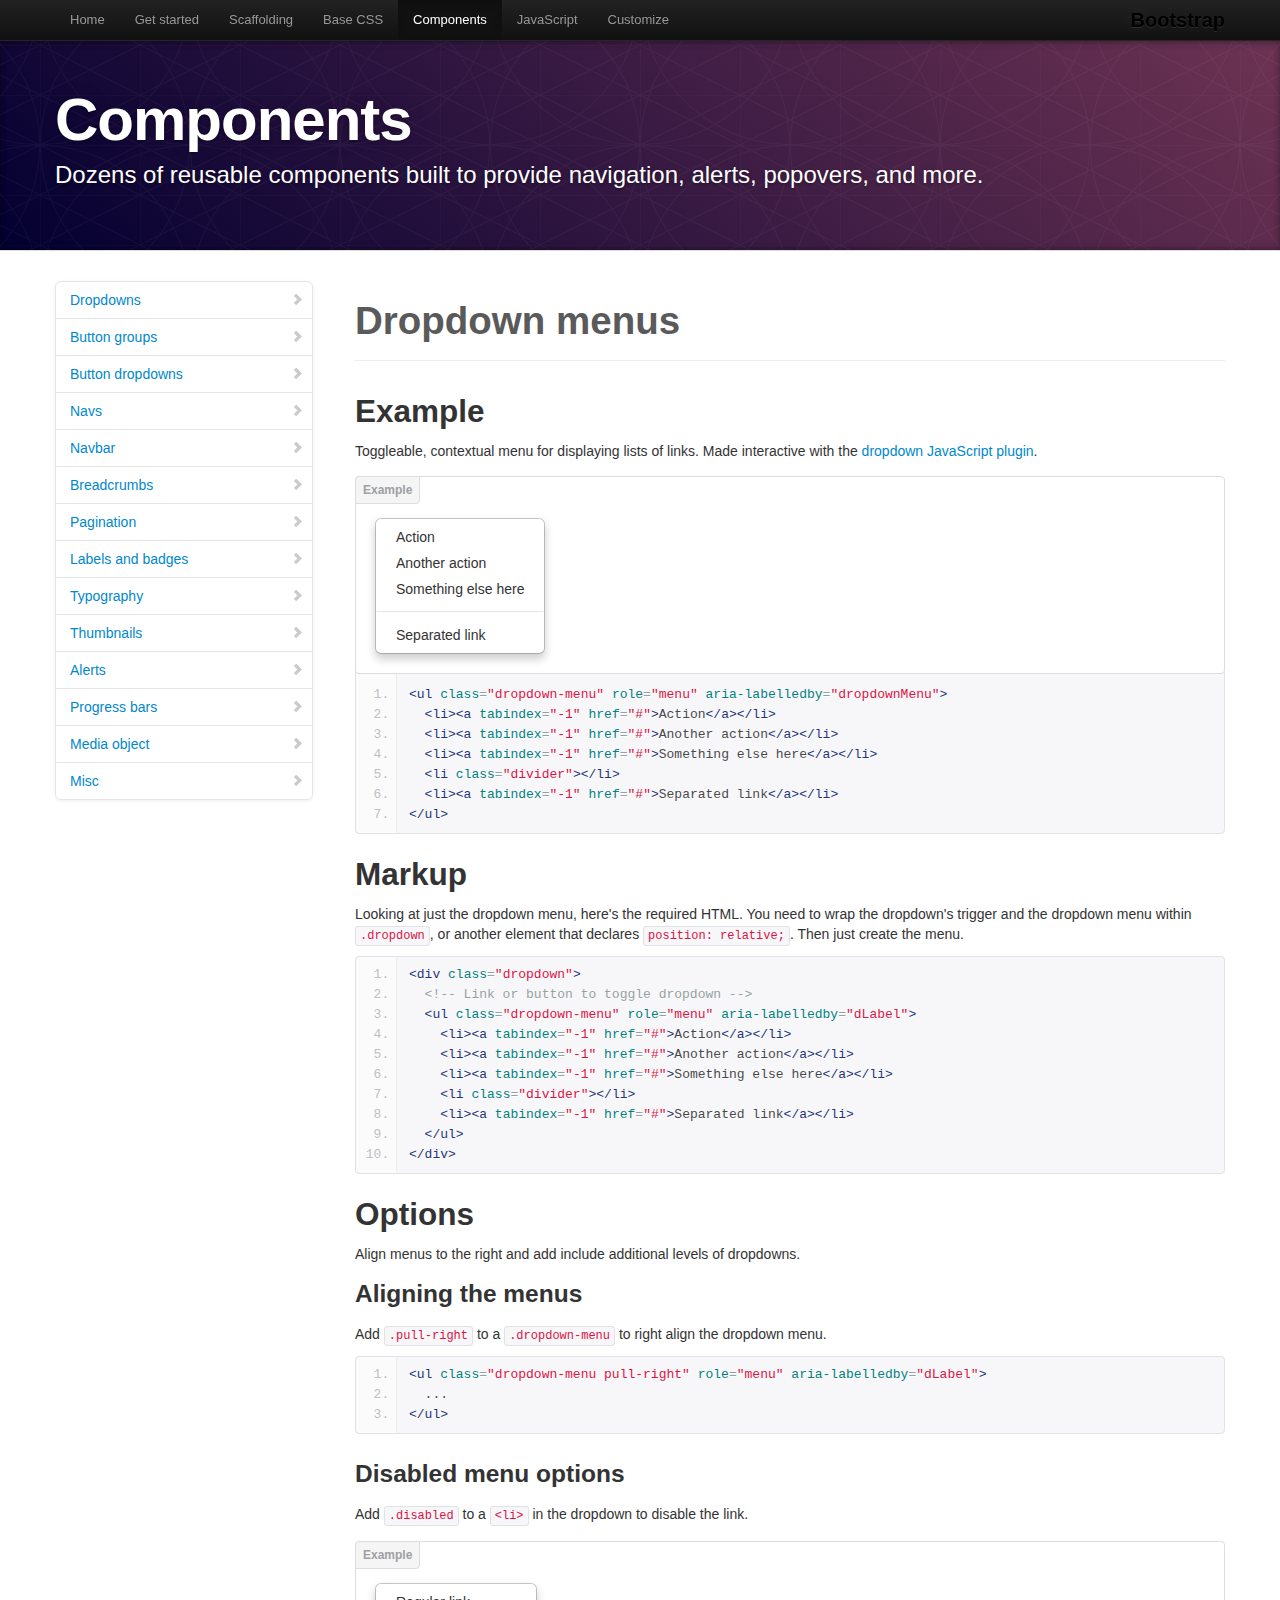
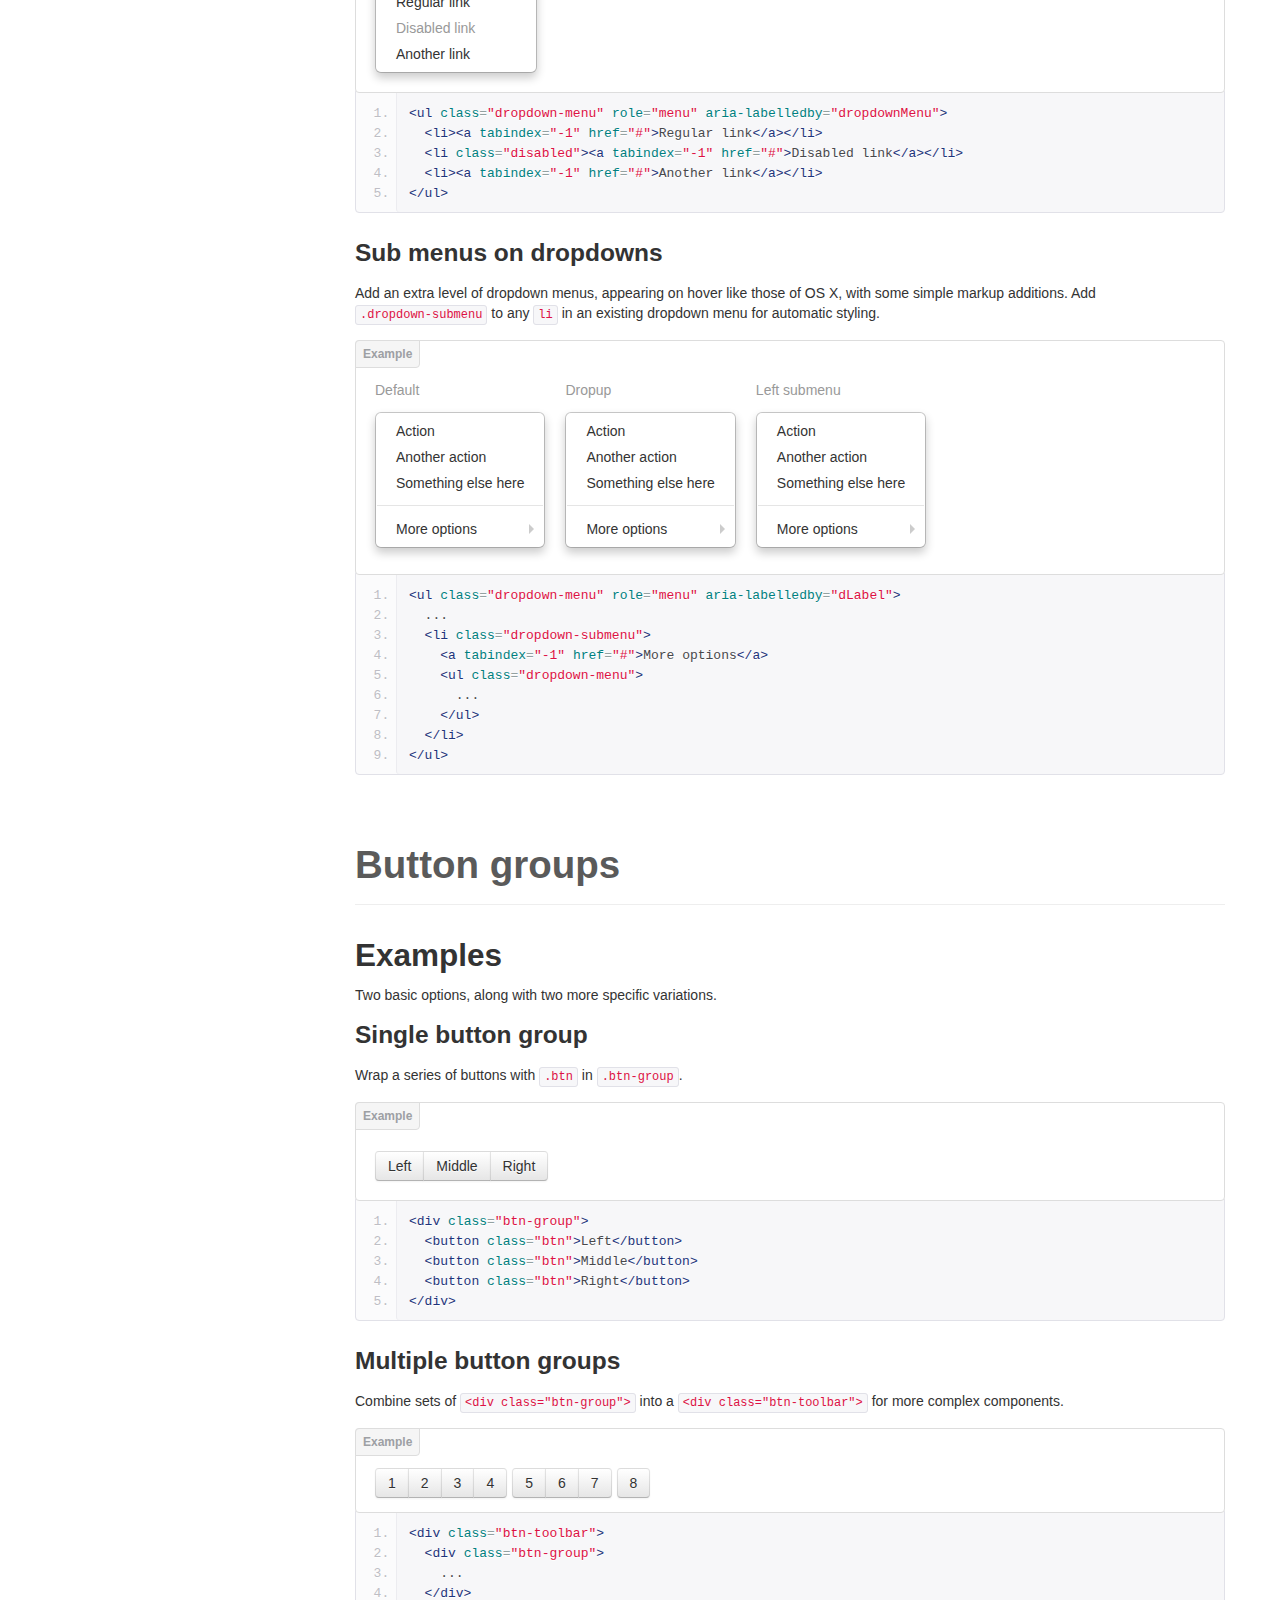
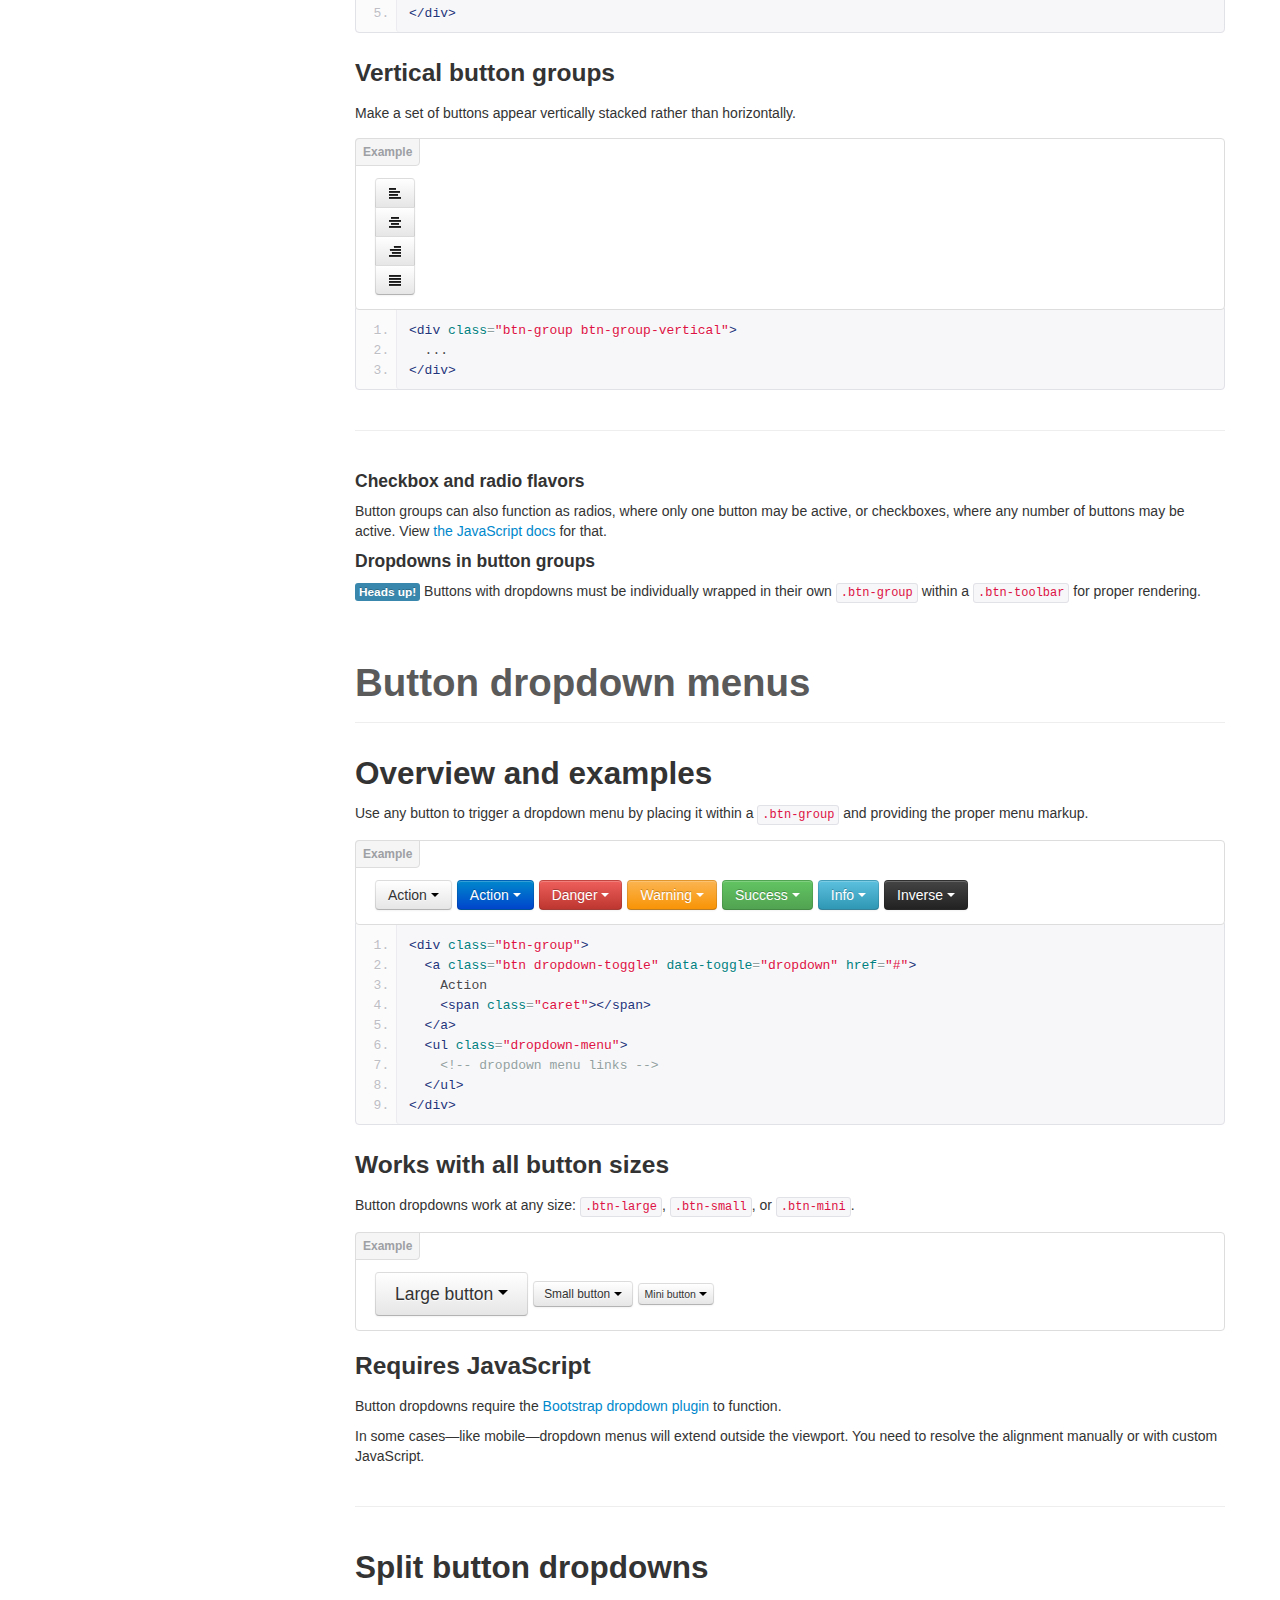
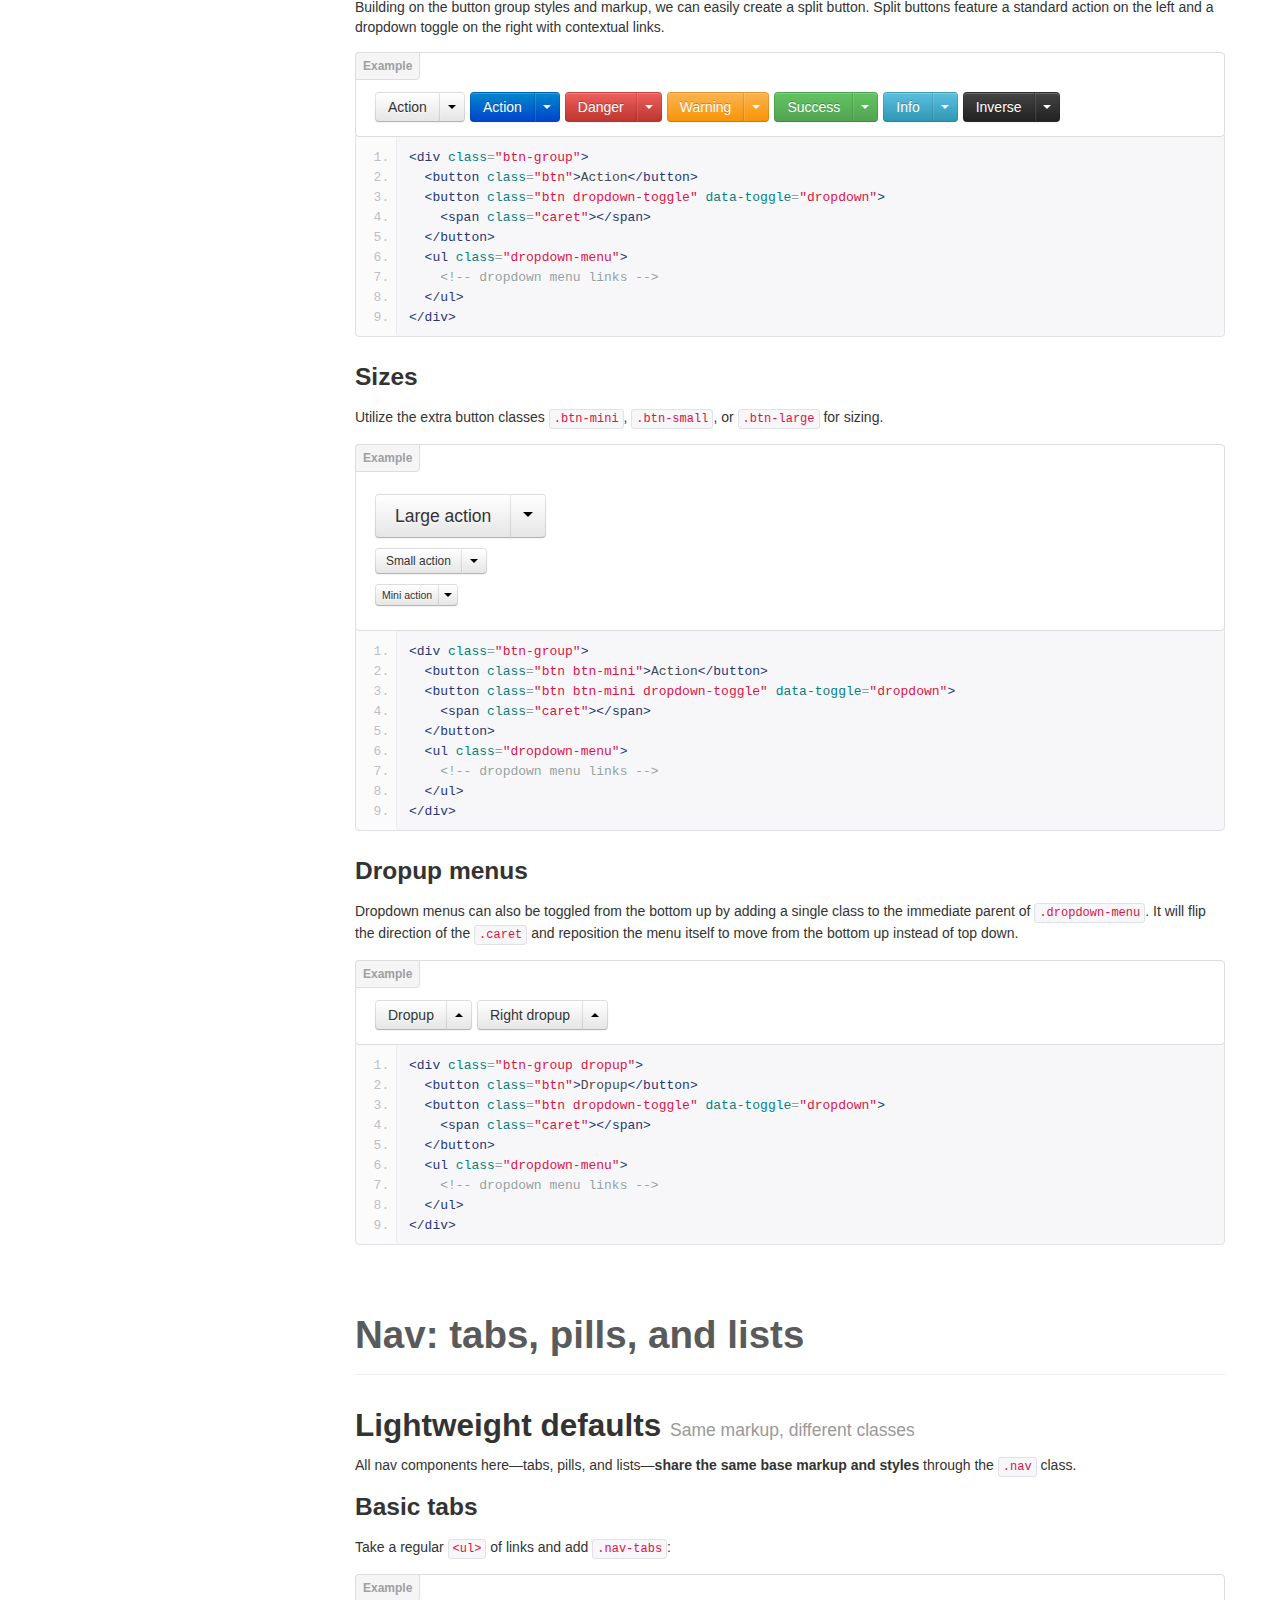
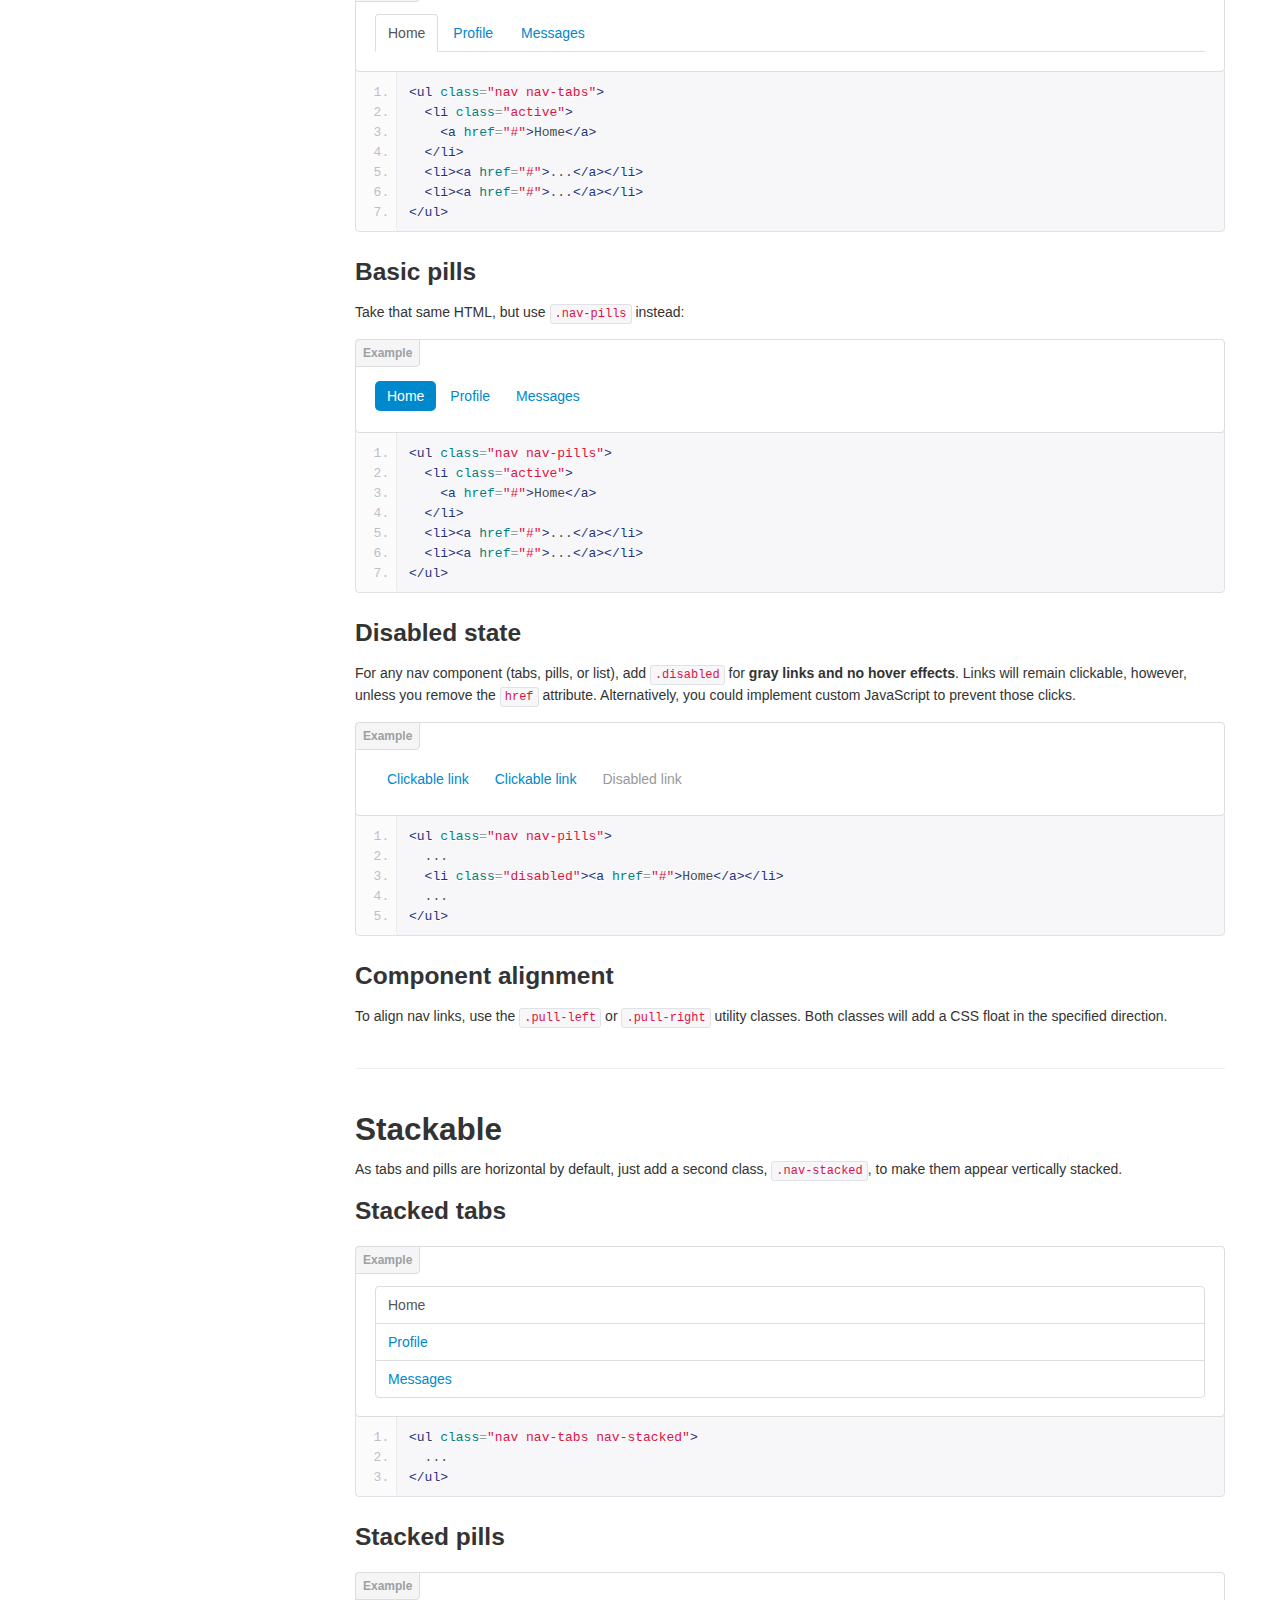
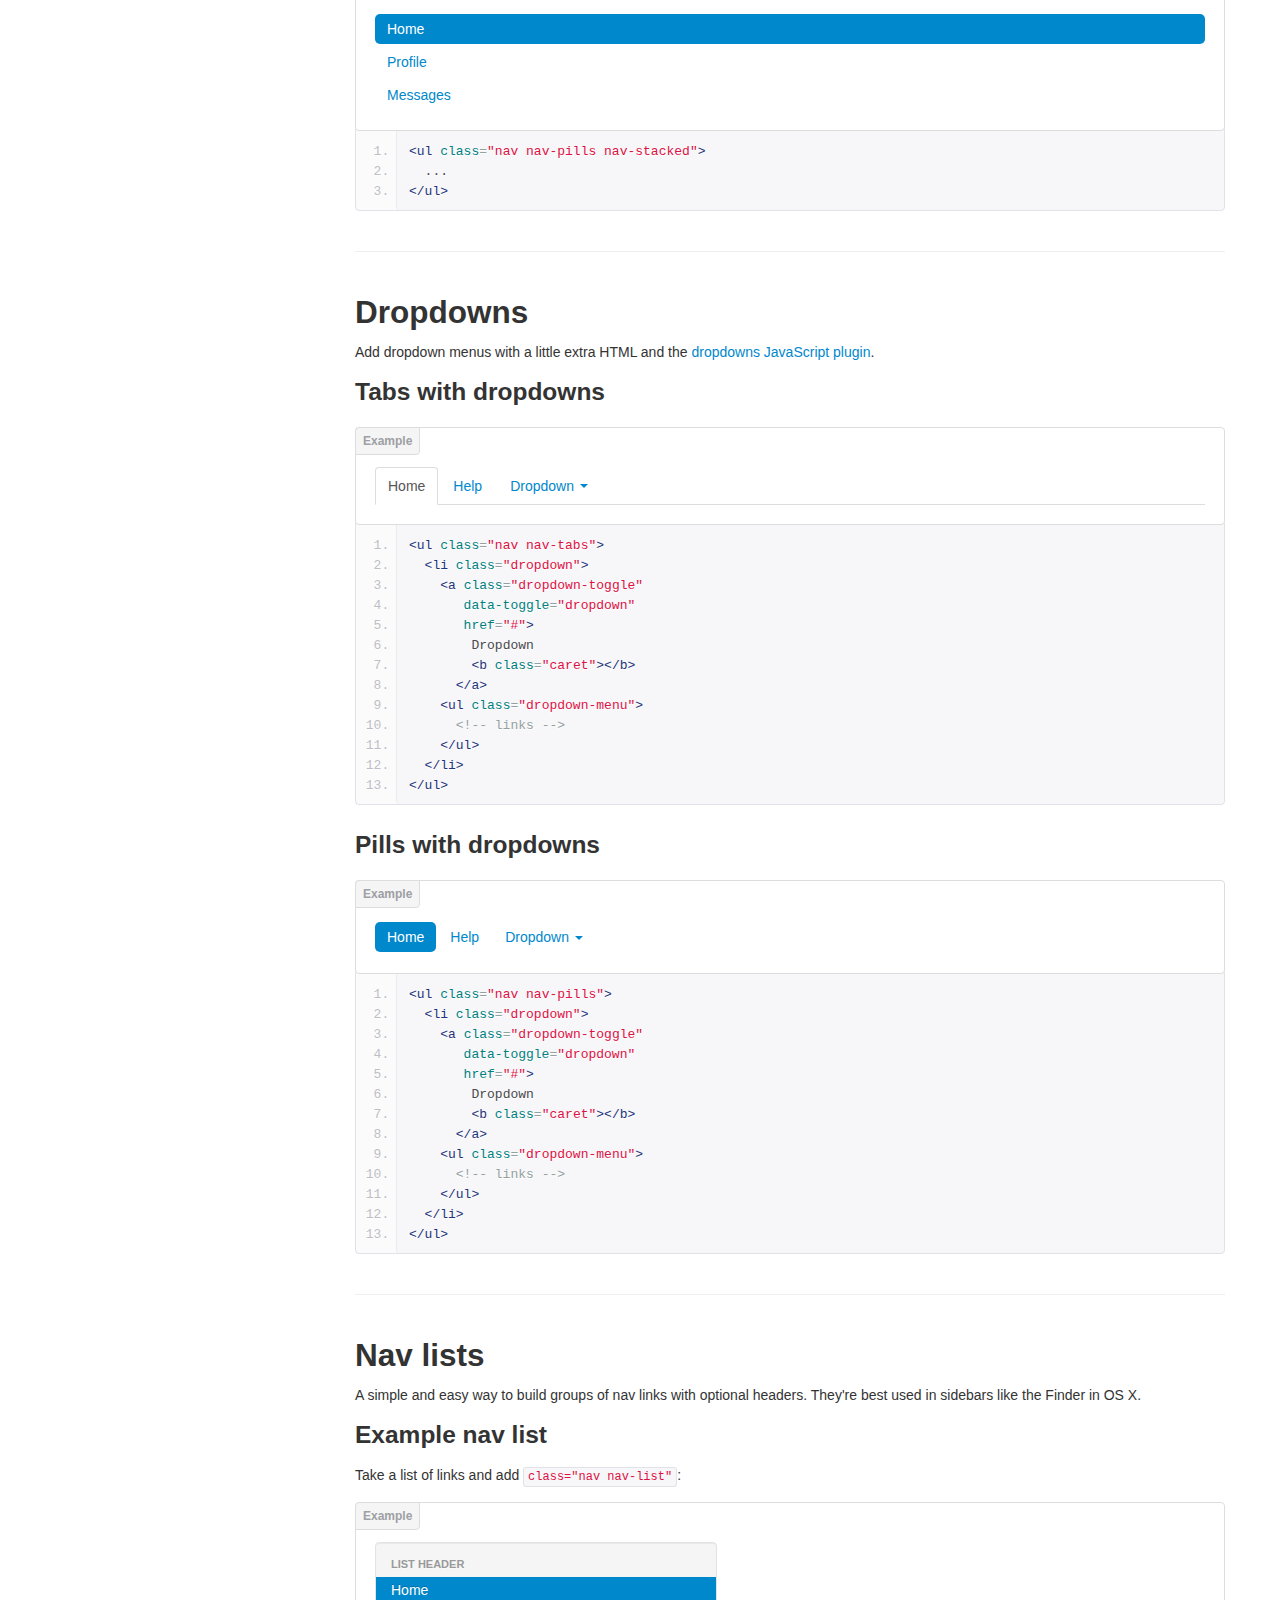
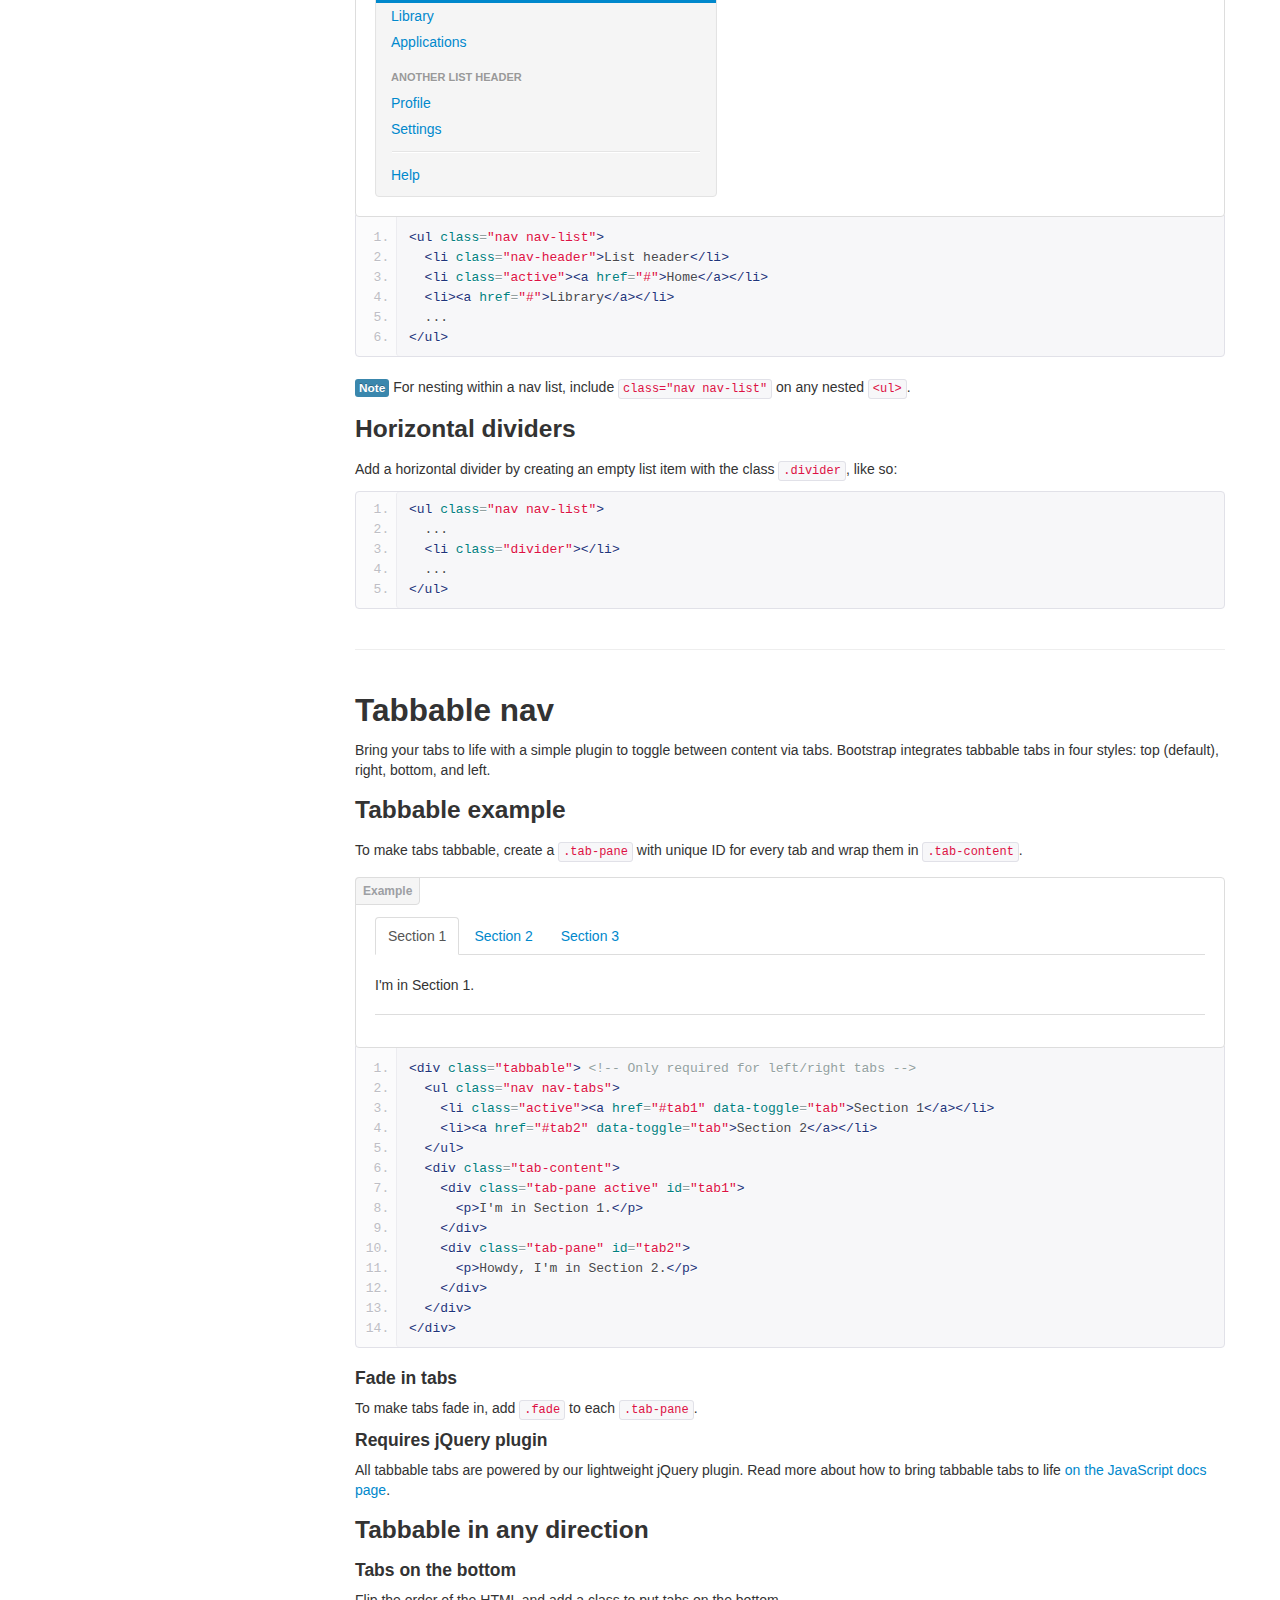
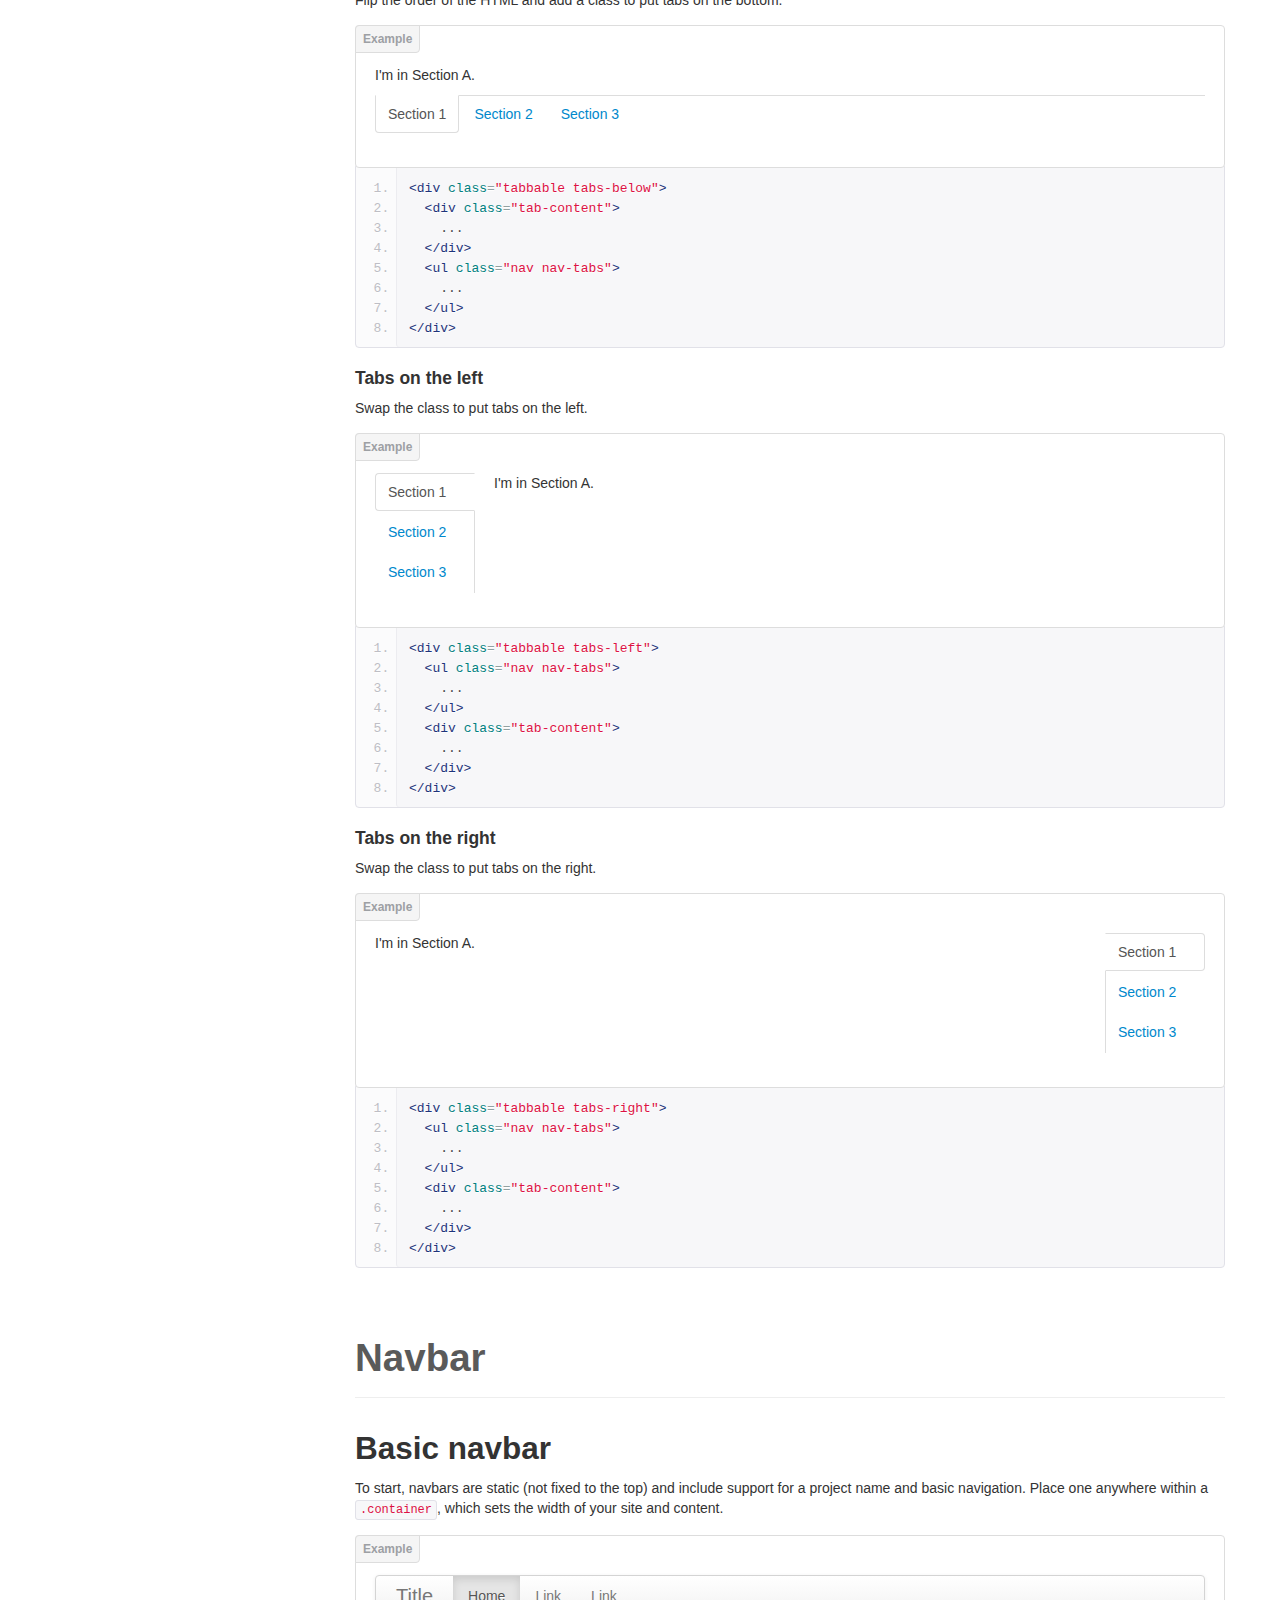
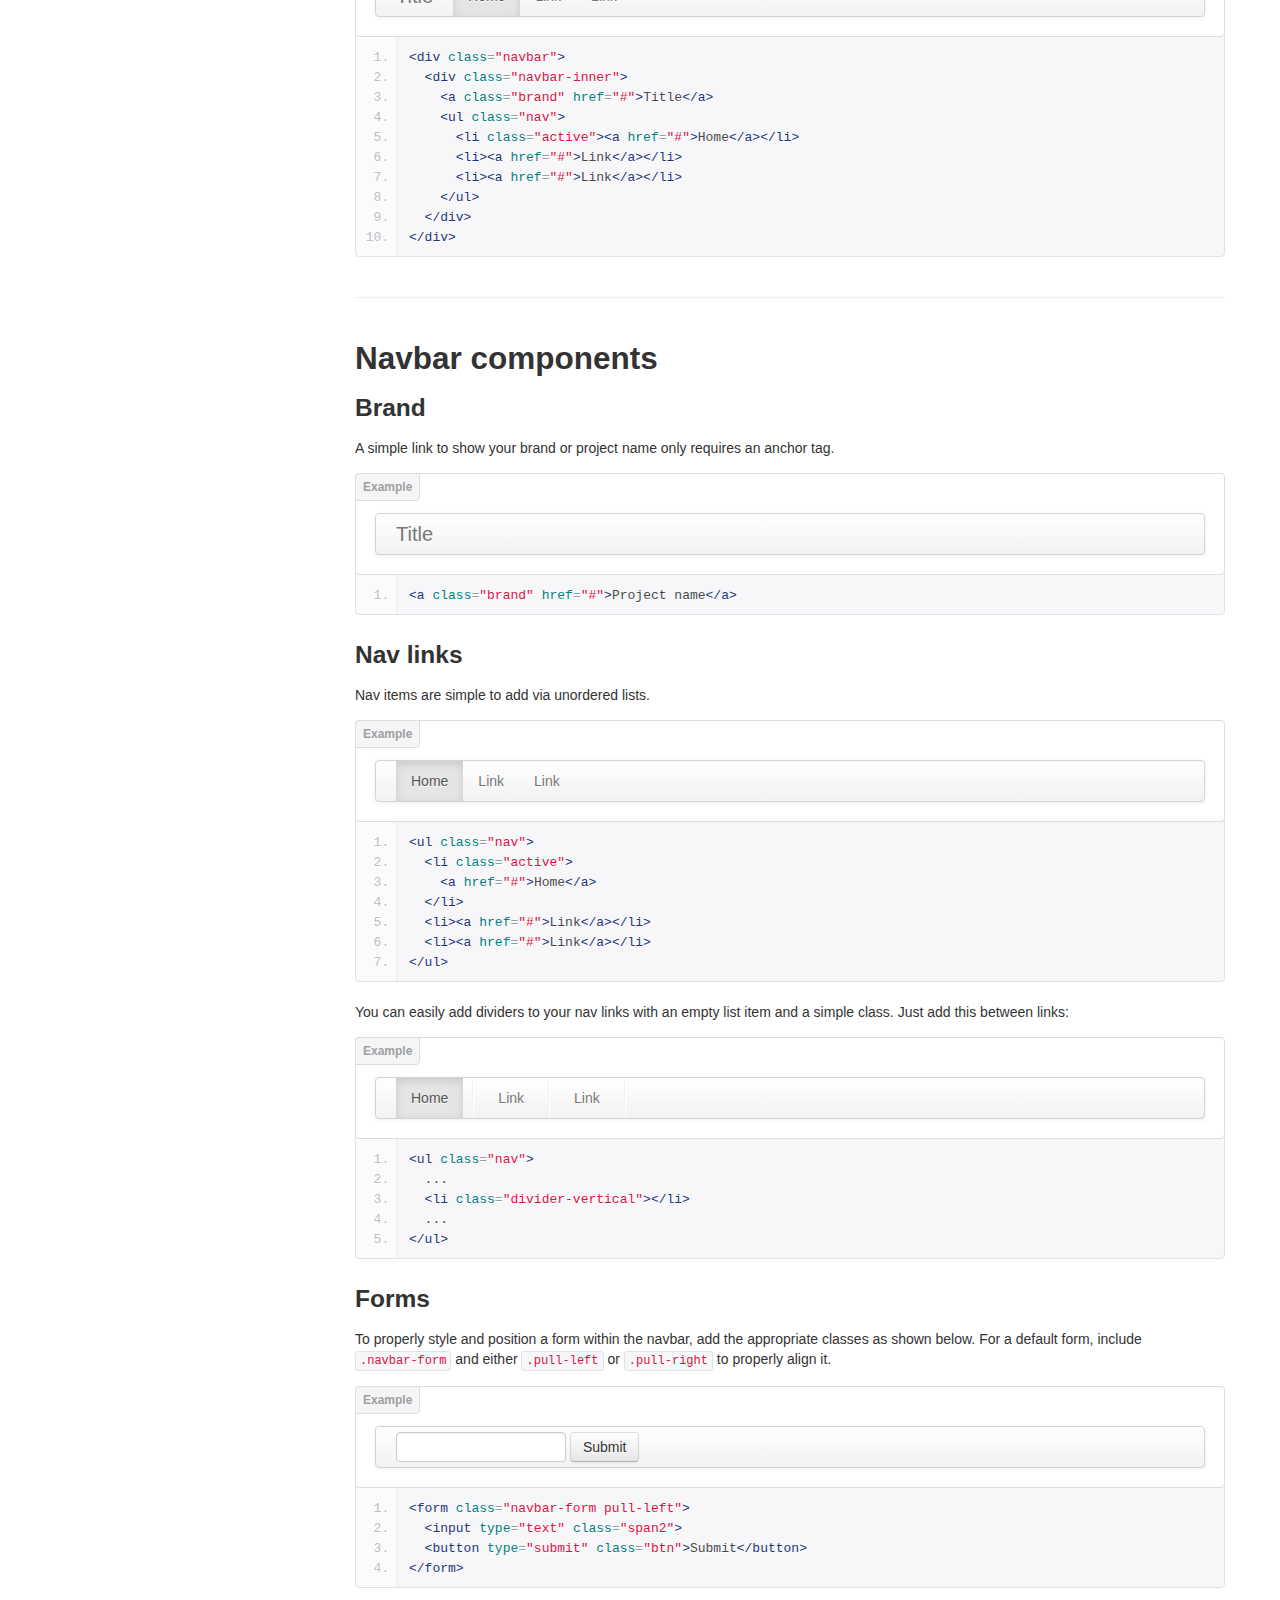
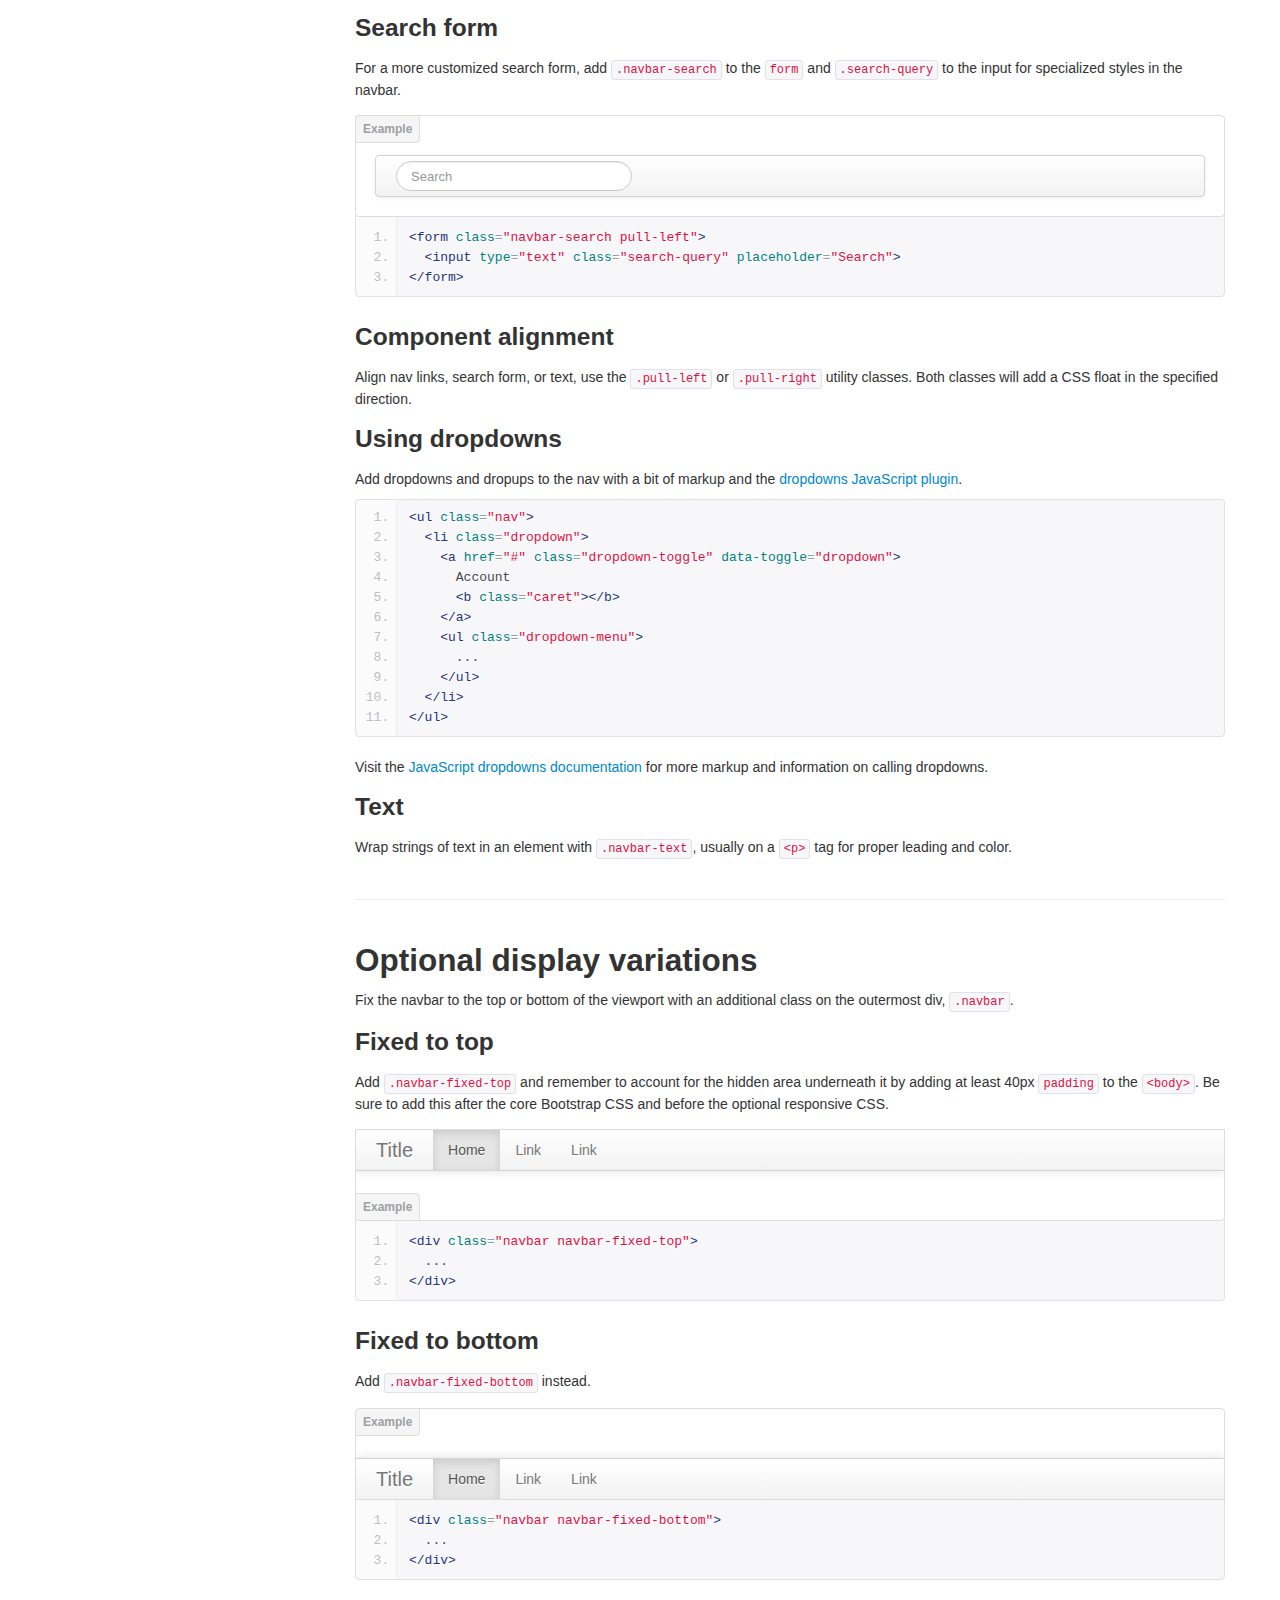
<file: docs/components.html>
<!DOCTYPE html>
<html lang="en">
  <head>
    <meta charset="utf-8">
    <title>Components · Bootstrap</title>
    <meta name="viewport" content="width=device-width, initial-scale=1.0">
    <meta name="description" content="">
    <meta name="author" content="">

    <!-- Le styles -->
    <link href="assets/css/bootstrap.css" rel="stylesheet">
    <link href="assets/css/bootstrap-responsive.css" rel="stylesheet">
    <link href="assets/css/docs.css" rel="stylesheet">
    <link href="assets/js/google-code-prettify/prettify.css" rel="stylesheet">

    <!-- Le HTML5 shim, for IE6-8 support of HTML5 elements -->
    <!--[if lt IE 9]>
      <script src="assets/js/html5shiv.js"></script>
    <![endif]-->

    <!-- Le fav and touch icons -->
    <link rel="apple-touch-icon-precomposed" sizes="144x144" href="assets/ico/apple-touch-icon-144-precomposed.png">
    <link rel="apple-touch-icon-precomposed" sizes="114x114" href="assets/ico/apple-touch-icon-114-precomposed.png">
      <link rel="apple-touch-icon-precomposed" sizes="72x72" href="assets/ico/apple-touch-icon-72-precomposed.png">
                    <link rel="apple-touch-icon-precomposed" href="assets/ico/apple-touch-icon-57-precomposed.png">
                                   <link rel="shortcut icon" href="assets/ico/favicon.png">

  </head>

  <body data-spy="scroll" data-target=".bs-docs-sidebar">

    <!-- Navbar
    ================================================== -->
    <div class="navbar navbar-inverse navbar-fixed-top">
      <div class="navbar-inner">
        <div class="container">
          <button type="button" class="btn btn-navbar" data-toggle="collapse" data-target=".nav-collapse">
            <span class="icon-bar"></span>
            <span class="icon-bar"></span>
            <span class="icon-bar"></span>
          </button>
          <a class="brand" href="./index.html">Bootstrap</a>
          <div class="nav-collapse collapse">
            <ul class="nav">
              <li class="">
                <a href="./index.html">Home</a>
              </li>
              <li class="">
                <a href="./getting-started.html">Get started</a>
              </li>
              <li class="">
                <a href="./scaffolding.html">Scaffolding</a>
              </li>
              <li class="">
                <a href="./base-css.html">Base CSS</a>
              </li>
              <li class="active">
                <a href="./components.html">Components</a>
              </li>
              <li class="">
                <a href="./javascript.html">JavaScript</a>
              </li>
              <li class="">
                <a href="./customize.html">Customize</a>
              </li>
            </ul>
          </div>
        </div>
      </div>
    </div>

<!-- Subhead
================================================== -->
<header class="jumbotron subhead" id="overview">
  <div class="container">
    <h1>Components</h1>
    <p class="lead">Dozens of reusable components built to provide navigation, alerts, popovers, and more.</p>
  </div>
</header>


  <div class="container">

    <!-- Docs nav
    ================================================== -->
    <div class="row">
      <div class="span3 bs-docs-sidebar">
        <ul class="nav nav-list bs-docs-sidenav">
          <li><a href="#dropdowns"><i class="icon-chevron-right"></i> Dropdowns</a></li>
          <li><a href="#buttonGroups"><i class="icon-chevron-right"></i> Button groups</a></li>
          <li><a href="#buttonDropdowns"><i class="icon-chevron-right"></i> Button dropdowns</a></li>
          <li><a href="#navs"><i class="icon-chevron-right"></i> Navs</a></li>
          <li><a href="#navbar"><i class="icon-chevron-right"></i> Navbar</a></li>
          <li><a href="#breadcrumbs"><i class="icon-chevron-right"></i> Breadcrumbs</a></li>
          <li><a href="#pagination"><i class="icon-chevron-right"></i> Pagination</a></li>
          <li><a href="#labels-badges"><i class="icon-chevron-right"></i> Labels and badges</a></li>
          <li><a href="#typography"><i class="icon-chevron-right"></i> Typography</a></li>
          <li><a href="#thumbnails"><i class="icon-chevron-right"></i> Thumbnails</a></li>
          <li><a href="#alerts"><i class="icon-chevron-right"></i> Alerts</a></li>
          <li><a href="#progress"><i class="icon-chevron-right"></i> Progress bars</a></li>
          <li><a href="#media"><i class="icon-chevron-right"></i> Media object</a></li>
          <li><a href="#misc"><i class="icon-chevron-right"></i> Misc</a></li>
        </ul>
      </div>
      <div class="span9">



        <!-- Dropdowns
        ================================================== -->
        <section id="dropdowns">
          <div class="page-header">
            <h1>Dropdown menus</h1>
          </div>

          <h2>Example</h2>
          <p>Toggleable, contextual menu for displaying lists of links. Made interactive with the <a href="./javascript.html#dropdowns">dropdown JavaScript plugin</a>.</p>
          <div class="bs-docs-example">
            <div class="dropdown clearfix">
              <ul class="dropdown-menu" role="menu" aria-labelledby="dropdownMenu" style="display: block; position: static; margin-bottom: 5px; *width: 180px;">
                <li><a tabindex="-1" href="#">Action</a></li>
                <li><a tabindex="-1" href="#">Another action</a></li>
                <li><a tabindex="-1" href="#">Something else here</a></li>
                <li class="divider"></li>
                <li><a tabindex="-1" href="#">Separated link</a></li>
              </ul>
            </div>
          </div>
<pre class="prettyprint linenums">
&lt;ul class="dropdown-menu" role="menu" aria-labelledby="dropdownMenu"&gt;
  &lt;li&gt;&lt;a tabindex="-1" href="#"&gt;Action&lt;/a&gt;&lt;/li&gt;
  &lt;li&gt;&lt;a tabindex="-1" href="#"&gt;Another action&lt;/a&gt;&lt;/li&gt;
  &lt;li&gt;&lt;a tabindex="-1" href="#"&gt;Something else here&lt;/a&gt;&lt;/li&gt;
  &lt;li class="divider"&gt;&lt;/li&gt;
  &lt;li&gt;&lt;a tabindex="-1" href="#"&gt;Separated link&lt;/a&gt;&lt;/li&gt;
&lt;/ul&gt;
</pre>

          <h2>Markup</h2>
          <p>Looking at just the dropdown menu, here's the required HTML. You need to wrap the dropdown's trigger and the dropdown menu within <code>.dropdown</code>, or another element that declares <code>position: relative;</code>. Then just create the menu.</p>

<pre class="prettyprint linenums">
&lt;div class="dropdown"&gt;
  &lt;!-- Link or button to toggle dropdown --&gt;
  &lt;ul class="dropdown-menu" role="menu" aria-labelledby="dLabel"&gt;
    &lt;li&gt;&lt;a tabindex="-1" href="#"&gt;Action&lt;/a&gt;&lt;/li&gt;
    &lt;li&gt;&lt;a tabindex="-1" href="#"&gt;Another action&lt;/a&gt;&lt;/li&gt;
    &lt;li&gt;&lt;a tabindex="-1" href="#"&gt;Something else here&lt;/a&gt;&lt;/li&gt;
    &lt;li class="divider"&gt;&lt;/li&gt;
    &lt;li&gt;&lt;a tabindex="-1" href="#"&gt;Separated link&lt;/a&gt;&lt;/li&gt;
  &lt;/ul&gt;
&lt;/div&gt;
</pre>

          <h2>Options</h2>
          <p>Align menus to the right and add include additional levels of dropdowns.</p>

          <h3>Aligning the menus</h3>
          <p>Add <code>.pull-right</code> to a <code>.dropdown-menu</code> to right align the dropdown menu.</p>
<pre class="prettyprint linenums">
&lt;ul class="dropdown-menu pull-right" role="menu" aria-labelledby="dLabel"&gt;
  ...
&lt;/ul&gt;
</pre>

          <h3>Disabled menu options</h3>
          <p>Add <code>.disabled</code> to a <code>&lt;li&gt;</code> in the dropdown to disable the link.</p>
          <div class="bs-docs-example">
            <div class="dropdown clearfix">
              <ul class="dropdown-menu" role="menu" aria-labelledby="dropdownMenu" style="display: block; position: static; margin-bottom: 5px; *width: 180px;">
                <li><a tabindex="-1" href="#">Regular link</a></li>
                <li class="disabled"><a tabindex="-1" href="#">Disabled link</a></li>
                <li><a tabindex="-1" href="#">Another link</a></li>
              </ul>
            </div>
          </div>
<pre class="prettyprint linenums">
&lt;ul class="dropdown-menu" role="menu" aria-labelledby="dropdownMenu"&gt;
  &lt;li&gt;&lt;a tabindex="-1" href="#"&gt;Regular link&lt;/a&gt;&lt;/li&gt;
  &lt;li class="disabled"&gt;&lt;a tabindex="-1" href="#"&gt;Disabled link&lt;/a&gt;&lt;/li&gt;
  &lt;li&gt;&lt;a tabindex="-1" href="#"&gt;Another link&lt;/a&gt;&lt;/li&gt;
&lt;/ul&gt;
</pre>

          <h3>Sub menus on dropdowns</h3>
          <p>Add an extra level of dropdown menus, appearing on hover like those of OS X, with some simple markup additions. Add <code>.dropdown-submenu</code> to any <code>li</code> in an existing dropdown menu for automatic styling.</p>
          <div class="bs-docs-example bs-docs-example-submenus">

            <div class="pull-left">
              <p class="muted">Default</p>
              <div class="dropdown clearfix">
                <ul class="dropdown-menu" role="menu" aria-labelledby="dropdownMenu">
                  <li><a tabindex="-1" href="#">Action</a></li>
                  <li><a tabindex="-1" href="#">Another action</a></li>
                  <li><a tabindex="-1" href="#">Something else here</a></li>
                  <li class="divider"></li>
                  <li class="dropdown-submenu">
                    <a tabindex="-1" href="#">More options</a>
                    <ul class="dropdown-menu">
                      <li><a tabindex="-1" href="#">Second level link</a></li>
                      <li><a tabindex="-1" href="#">Second level link</a></li>
                      <li><a tabindex="-1" href="#">Second level link</a></li>
                      <li><a tabindex="-1" href="#">Second level link</a></li>
                      <li><a tabindex="-1" href="#">Second level link</a></li>
                    </ul>
                  </li>
                </ul>
              </div>
            </div>

            <div class="pull-left">
              <p class="muted">Dropup</p>
              <div class="dropup">
                <ul class="dropdown-menu" role="menu" aria-labelledby="dropdownMenu">
                  <li><a tabindex="-1" href="#">Action</a></li>
                  <li><a tabindex="-1" href="#">Another action</a></li>
                  <li><a tabindex="-1" href="#">Something else here</a></li>
                  <li class="divider"></li>
                  <li class="dropdown-submenu">
                    <a tabindex="-1" href="#">More options</a>
                    <ul class="dropdown-menu">
                      <li><a tabindex="-1" href="#">Second level link</a></li>
                      <li><a tabindex="-1" href="#">Second level link</a></li>
                      <li><a tabindex="-1" href="#">Second level link</a></li>
                      <li><a tabindex="-1" href="#">Second level link</a></li>
                      <li><a tabindex="-1" href="#">Second level link</a></li>
                    </ul>
                  </li>
                </ul>
              </div>
            </div>

            <div class="pull-left">
              <p class="muted">Left submenu</p>
              <div class="dropdown">
                <ul class="dropdown-menu" role="menu" aria-labelledby="dropdownMenu">
                  <li><a tabindex="-1" href="#">Action</a></li>
                  <li><a tabindex="-1" href="#">Another action</a></li>
                  <li><a tabindex="-1" href="#">Something else here</a></li>
                  <li class="divider"></li>
                  <li class="dropdown-submenu pull-left">
                    <a tabindex="-1" href="#">More options</a>
                    <ul class="dropdown-menu">
                      <li><a tabindex="-1" href="#">Second level link</a></li>
                      <li><a tabindex="-1" href="#">Second level link</a></li>
                      <li><a tabindex="-1" href="#">Second level link</a></li>
                      <li><a tabindex="-1" href="#">Second level link</a></li>
                      <li><a tabindex="-1" href="#">Second level link</a></li>
                    </ul>
                  </li>
                </ul>
              </div>
            </div>

          </div>
<pre class="prettyprint linenums">
&lt;ul class="dropdown-menu" role="menu" aria-labelledby="dLabel"&gt;
  ...
  &lt;li class="dropdown-submenu"&gt;
    &lt;a tabindex="-1" href="#"&gt;More options&lt;/a&gt;
    &lt;ul class="dropdown-menu"&gt;
      ...
    &lt;/ul&gt;
  &lt;/li&gt;
&lt;/ul&gt;
</pre>

        </section>




        <!-- Button Groups
        ================================================== -->
        <section id="buttonGroups">
          <div class="page-header">
            <h1>Button groups</h1>
          </div>

          <h2>Examples</h2>
          <p>Two basic options, along with two more specific variations.</p>

          <h3>Single button group</h3>
          <p>Wrap a series of buttons with <code>.btn</code> in <code>.btn-group</code>.</p>
          <div class="bs-docs-example">
            <div class="btn-group" style="margin: 9px 0 5px;">
              <button class="btn">Left</button>
              <button class="btn">Middle</button>
              <button class="btn">Right</button>
            </div>
          </div>
<pre class="prettyprint linenums">
&lt;div class="btn-group"&gt;
  &lt;button class="btn"&gt;Left&lt;/button&gt;
  &lt;button class="btn"&gt;Middle&lt;/button&gt;
  &lt;button class="btn"&gt;Right&lt;/button&gt;
&lt;/div&gt;
</pre>

          <h3>Multiple button groups</h3>
          <p>Combine sets of <code>&lt;div class="btn-group"&gt;</code> into a <code>&lt;div class="btn-toolbar"&gt;</code> for more complex components.</p>
          <div class="bs-docs-example">
            <div class="btn-toolbar" style="margin: 0;">
              <div class="btn-group">
                <button class="btn">1</button>
                <button class="btn">2</button>
                <button class="btn">3</button>
                <button class="btn">4</button>
              </div>
              <div class="btn-group">
                <button class="btn">5</button>
                <button class="btn">6</button>
                <button class="btn">7</button>
              </div>
              <div class="btn-group">
                <button class="btn">8</button>
              </div>
            </div>
          </div>
<pre class="prettyprint linenums">
&lt;div class="btn-toolbar"&gt;
  &lt;div class="btn-group"&gt;
    ...
  &lt;/div&gt;
&lt;/div&gt;
</pre>

          <h3>Vertical button groups</h3>
          <p>Make a set of buttons appear vertically stacked rather than horizontally.</p>
          <div class="bs-docs-example">
            <div class="btn-group btn-group-vertical">
              <button type="button" class="btn"><i class="icon-align-left"></i></button>
              <button type="button" class="btn"><i class="icon-align-center"></i></button>
              <button type="button" class="btn"><i class="icon-align-right"></i></button>
              <button type="button" class="btn"><i class="icon-align-justify"></i></button>
            </div>
          </div>
<pre class="prettyprint linenums">
&lt;div class="btn-group btn-group-vertical"&gt;
  ...
&lt;/div&gt;
</pre>


          <hr class="bs-docs-separator">


          <h4>Checkbox and radio flavors</h4>
          <p>Button groups can also function as radios, where only one button may be active, or checkboxes, where any number of buttons may be active. View <a href="./javascript.html#buttons">the JavaScript docs</a> for that.</p>

          <h4>Dropdowns in button groups</h4>
          <p><span class="label label-info">Heads up!</span> Buttons with dropdowns must be individually wrapped in their own <code>.btn-group</code> within a <code>.btn-toolbar</code> for proper rendering.</p>
        </section>



        <!-- Split button dropdowns
        ================================================== -->
        <section id="buttonDropdowns">
          <div class="page-header">
            <h1>Button dropdown menus</h1>
          </div>


          <h2>Overview and examples</h2>
          <p>Use any button to trigger a dropdown menu by placing it within a <code>.btn-group</code> and providing the proper menu markup.</p>
          <div class="bs-docs-example">
            <div class="btn-toolbar" style="margin: 0;">
              <div class="btn-group">
                <button class="btn dropdown-toggle" data-toggle="dropdown">Action <span class="caret"></span></button>
                <ul class="dropdown-menu">
                  <li><a href="#">Action</a></li>
                  <li><a href="#">Another action</a></li>
                  <li><a href="#">Something else here</a></li>
                  <li class="divider"></li>
                  <li><a href="#">Separated link</a></li>
                </ul>
              </div><!-- /btn-group -->
              <div class="btn-group">
                <button class="btn btn-primary dropdown-toggle" data-toggle="dropdown">Action <span class="caret"></span></button>
                <ul class="dropdown-menu">
                  <li><a href="#">Action</a></li>
                  <li><a href="#">Another action</a></li>
                  <li><a href="#">Something else here</a></li>
                  <li class="divider"></li>
                  <li><a href="#">Separated link</a></li>
                </ul>
              </div><!-- /btn-group -->
              <div class="btn-group">
                <button class="btn btn-danger dropdown-toggle" data-toggle="dropdown">Danger <span class="caret"></span></button>
                <ul class="dropdown-menu">
                  <li><a href="#">Action</a></li>
                  <li><a href="#">Another action</a></li>
                  <li><a href="#">Something else here</a></li>
                  <li class="divider"></li>
                  <li><a href="#">Separated link</a></li>
                </ul>
              </div><!-- /btn-group -->
              <div class="btn-group">
                <button class="btn btn-warning dropdown-toggle" data-toggle="dropdown">Warning <span class="caret"></span></button>
                <ul class="dropdown-menu">
                  <li><a href="#">Action</a></li>
                  <li><a href="#">Another action</a></li>
                  <li><a href="#">Something else here</a></li>
                  <li class="divider"></li>
                  <li><a href="#">Separated link</a></li>
                </ul>
              </div><!-- /btn-group -->
              <div class="btn-group">
                <button class="btn btn-success dropdown-toggle" data-toggle="dropdown">Success <span class="caret"></span></button>
                <ul class="dropdown-menu">
                  <li><a href="#">Action</a></li>
                  <li><a href="#">Another action</a></li>
                  <li><a href="#">Something else here</a></li>
                  <li class="divider"></li>
                  <li><a href="#">Separated link</a></li>
                </ul>
              </div><!-- /btn-group -->
              <div class="btn-group">
                <button class="btn btn-info dropdown-toggle" data-toggle="dropdown">Info <span class="caret"></span></button>
                <ul class="dropdown-menu">
                  <li><a href="#">Action</a></li>
                  <li><a href="#">Another action</a></li>
                  <li><a href="#">Something else here</a></li>
                  <li class="divider"></li>
                  <li><a href="#">Separated link</a></li>
                </ul>
              </div><!-- /btn-group -->
              <div class="btn-group">
                <button class="btn btn-inverse dropdown-toggle" data-toggle="dropdown">Inverse <span class="caret"></span></button>
                <ul class="dropdown-menu">
                  <li><a href="#">Action</a></li>
                  <li><a href="#">Another action</a></li>
                  <li><a href="#">Something else here</a></li>
                  <li class="divider"></li>
                  <li><a href="#">Separated link</a></li>
                </ul>
              </div><!-- /btn-group -->
            </div><!-- /btn-toolbar -->
          </div>
<pre class="prettyprint linenums">
&lt;div class="btn-group"&gt;
  &lt;a class="btn dropdown-toggle" data-toggle="dropdown" href="#"&gt;
    Action
    &lt;span class="caret"&gt;&lt;/span&gt;
  &lt;/a&gt;
  &lt;ul class="dropdown-menu"&gt;
    &lt;!-- dropdown menu links --&gt;
  &lt;/ul&gt;
&lt;/div&gt;
</pre>

          <h3>Works with all button sizes</h3>
          <p>Button dropdowns work at any size:  <code>.btn-large</code>, <code>.btn-small</code>, or <code>.btn-mini</code>.</p>
          <div class="bs-docs-example">
            <div class="btn-toolbar" style="margin: 0;">
              <div class="btn-group">
                <button class="btn btn-large dropdown-toggle" data-toggle="dropdown">Large button <span class="caret"></span></button>
                <ul class="dropdown-menu">
                  <li><a href="#">Action</a></li>
                  <li><a href="#">Another action</a></li>
                  <li><a href="#">Something else here</a></li>
                  <li class="divider"></li>
                  <li><a href="#">Separated link</a></li>
                </ul>
              </div><!-- /btn-group -->
              <div class="btn-group">
                <button class="btn btn-small dropdown-toggle" data-toggle="dropdown">Small button <span class="caret"></span></button>
                <ul class="dropdown-menu">
                  <li><a href="#">Action</a></li>
                  <li><a href="#">Another action</a></li>
                  <li><a href="#">Something else here</a></li>
                  <li class="divider"></li>
                  <li><a href="#">Separated link</a></li>
                </ul>
              </div><!-- /btn-group -->
              <div class="btn-group">
                <button class="btn btn-mini dropdown-toggle" data-toggle="dropdown">Mini button <span class="caret"></span></button>
                <ul class="dropdown-menu">
                  <li><a href="#">Action</a></li>
                  <li><a href="#">Another action</a></li>
                  <li><a href="#">Something else here</a></li>
                  <li class="divider"></li>
                  <li><a href="#">Separated link</a></li>
                </ul>
              </div><!-- /btn-group -->
            </div><!-- /btn-toolbar -->
          </div>

          <h3>Requires JavaScript</h3>
          <p>Button dropdowns require the <a href="./javascript.html#dropdowns">Bootstrap dropdown plugin</a> to function.</p>
          <p>In some cases&mdash;like mobile&mdash;dropdown menus will extend outside the viewport. You need to resolve the alignment manually or with custom JavaScript.</p>


          <hr class="bs-docs-separator">


          <h2>Split button dropdowns</h2>
          <p>Building on the button group styles and markup, we can easily create a split button. Split buttons feature a standard action on the left and a dropdown toggle on the right with contextual links.</p>
          <div class="bs-docs-example">
            <div class="btn-toolbar" style="margin: 0;">
              <div class="btn-group">
                <button class="btn">Action</button>
                <button class="btn dropdown-toggle" data-toggle="dropdown"><span class="caret"></span></button>
                <ul class="dropdown-menu">
                  <li><a href="#">Action</a></li>
                  <li><a href="#">Another action</a></li>
                  <li><a href="#">Something else here</a></li>
                  <li class="divider"></li>
                  <li><a href="#">Separated link</a></li>
                </ul>
              </div><!-- /btn-group -->
              <div class="btn-group">
                <button class="btn btn-primary">Action</button>
                <button class="btn btn-primary dropdown-toggle" data-toggle="dropdown"><span class="caret"></span></button>
                <ul class="dropdown-menu">
                  <li><a href="#">Action</a></li>
                  <li><a href="#">Another action</a></li>
                  <li><a href="#">Something else here</a></li>
                  <li class="divider"></li>
                  <li><a href="#">Separated link</a></li>
                </ul>
              </div><!-- /btn-group -->
              <div class="btn-group">
                <button class="btn btn-danger">Danger</button>
                <button class="btn btn-danger dropdown-toggle" data-toggle="dropdown"><span class="caret"></span></button>
                <ul class="dropdown-menu">
                  <li><a href="#">Action</a></li>
                  <li><a href="#">Another action</a></li>
                  <li><a href="#">Something else here</a></li>
                  <li class="divider"></li>
                  <li><a href="#">Separated link</a></li>
                </ul>
              </div><!-- /btn-group -->
              <div class="btn-group">
                <button class="btn btn-warning">Warning</button>
                <button class="btn btn-warning dropdown-toggle" data-toggle="dropdown"><span class="caret"></span></button>
                <ul class="dropdown-menu">
                  <li><a href="#">Action</a></li>
                  <li><a href="#">Another action</a></li>
                  <li><a href="#">Something else here</a></li>
                  <li class="divider"></li>
                  <li><a href="#">Separated link</a></li>
                </ul>
              </div><!-- /btn-group -->
              <div class="btn-group">
                <button class="btn btn-success">Success</button>
                <button class="btn btn-success dropdown-toggle" data-toggle="dropdown"><span class="caret"></span></button>
                <ul class="dropdown-menu">
                  <li><a href="#">Action</a></li>
                  <li><a href="#">Another action</a></li>
                  <li><a href="#">Something else here</a></li>
                  <li class="divider"></li>
                  <li><a href="#">Separated link</a></li>
                </ul>
              </div><!-- /btn-group -->
              <div class="btn-group">
                <button class="btn btn-info">Info</button>
                <button class="btn btn-info dropdown-toggle" data-toggle="dropdown"><span class="caret"></span></button>
                <ul class="dropdown-menu">
                  <li><a href="#">Action</a></li>
                  <li><a href="#">Another action</a></li>
                  <li><a href="#">Something else here</a></li>
                  <li class="divider"></li>
                  <li><a href="#">Separated link</a></li>
                </ul>
              </div><!-- /btn-group -->
              <div class="btn-group">
                <button class="btn btn-inverse">Inverse</button>
                <button class="btn btn-inverse dropdown-toggle" data-toggle="dropdown"><span class="caret"></span></button>
                <ul class="dropdown-menu">
                  <li><a href="#">Action</a></li>
                  <li><a href="#">Another action</a></li>
                  <li><a href="#">Something else here</a></li>
                  <li class="divider"></li>
                  <li><a href="#">Separated link</a></li>
                </ul>
              </div><!-- /btn-group -->
            </div><!-- /btn-toolbar -->
          </div>
<pre class="prettyprint linenums">
&lt;div class="btn-group"&gt;
  &lt;button class="btn"&gt;Action&lt;/button&gt;
  &lt;button class="btn dropdown-toggle" data-toggle="dropdown"&gt;
    &lt;span class="caret"&gt;&lt;/span&gt;
  &lt;/button&gt;
  &lt;ul class="dropdown-menu"&gt;
    &lt;!-- dropdown menu links --&gt;
  &lt;/ul&gt;
&lt;/div&gt;
</pre>

          <h3>Sizes</h3>
          <p>Utilize the extra button classes <code>.btn-mini</code>, <code>.btn-small</code>, or <code>.btn-large</code> for sizing.</p>
          <div class="bs-docs-example">
            <div class="btn-toolbar">
              <div class="btn-group">
                <button class="btn btn-large">Large action</button>
                <button class="btn btn-large dropdown-toggle" data-toggle="dropdown"><span class="caret"></span></button>
                <ul class="dropdown-menu">
                  <li><a href="#">Action</a></li>
                  <li><a href="#">Another action</a></li>
                  <li><a href="#">Something else here</a></li>
                  <li class="divider"></li>
                  <li><a href="#">Separated link</a></li>
                </ul>
              </div><!-- /btn-group -->
            </div><!-- /btn-toolbar -->
            <div class="btn-toolbar">
              <div class="btn-group">
                <button class="btn btn-small">Small action</button>
                <button class="btn btn-small dropdown-toggle" data-toggle="dropdown"><span class="caret"></span></button>
                <ul class="dropdown-menu">
                  <li><a href="#">Action</a></li>
                  <li><a href="#">Another action</a></li>
                  <li><a href="#">Something else here</a></li>
                  <li class="divider"></li>
                  <li><a href="#">Separated link</a></li>
                </ul>
              </div><!-- /btn-group -->
            </div><!-- /btn-toolbar -->
            <div class="btn-toolbar">
              <div class="btn-group">
                <button class="btn btn-mini">Mini action</button>
                <button class="btn btn-mini dropdown-toggle" data-toggle="dropdown"><span class="caret"></span></button>
                <ul class="dropdown-menu">
                  <li><a href="#">Action</a></li>
                  <li><a href="#">Another action</a></li>
                  <li><a href="#">Something else here</a></li>
                  <li class="divider"></li>
                  <li><a href="#">Separated link</a></li>
                </ul>
              </div><!-- /btn-group -->
            </div><!-- /btn-toolbar -->
          </div>
<pre class="prettyprint linenums">
&lt;div class="btn-group"&gt;
  &lt;button class="btn btn-mini"&gt;Action&lt;/button&gt;
  &lt;button class="btn btn-mini dropdown-toggle" data-toggle="dropdown"&gt;
    &lt;span class="caret"&gt;&lt;/span&gt;
  &lt;/button&gt;
  &lt;ul class="dropdown-menu"&gt;
    &lt;!-- dropdown menu links --&gt;
  &lt;/ul&gt;
&lt;/div&gt;
</pre>

          <h3>Dropup menus</h3>
          <p>Dropdown menus can also be toggled from the bottom up by adding a single class to the immediate parent of <code>.dropdown-menu</code>. It will flip the direction of the <code>.caret</code> and reposition the menu itself to move from the bottom up instead of top down.</p>
          <div class="bs-docs-example">
            <div class="btn-toolbar" style="margin: 0;">
              <div class="btn-group dropup">
                <button class="btn">Dropup</button>
                <button class="btn dropdown-toggle" data-toggle="dropdown"><span class="caret"></span></button>
                <ul class="dropdown-menu">
                  <li><a href="#">Action</a></li>
                  <li><a href="#">Another action</a></li>
                  <li><a href="#">Something else here</a></li>
                  <li class="divider"></li>
                  <li><a href="#">Separated link</a></li>
                </ul>
              </div><!-- /btn-group -->
              <div class="btn-group dropup">
                <button class="btn primary">Right dropup</button>
                <button class="btn primary dropdown-toggle" data-toggle="dropdown"><span class="caret"></span></button>
                <ul class="dropdown-menu pull-right">
                  <li><a href="#">Action</a></li>
                  <li><a href="#">Another action</a></li>
                  <li><a href="#">Something else here</a></li>
                  <li class="divider"></li>
                  <li><a href="#">Separated link</a></li>
                </ul>
              </div><!-- /btn-group -->
            </div>
          </div>
<pre class="prettyprint linenums">
&lt;div class="btn-group dropup"&gt;
  &lt;button class="btn"&gt;Dropup&lt;/button&gt;
  &lt;button class="btn dropdown-toggle" data-toggle="dropdown"&gt;
    &lt;span class="caret"&gt;&lt;/span&gt;
  &lt;/button&gt;
  &lt;ul class="dropdown-menu"&gt;
    &lt;!-- dropdown menu links --&gt;
  &lt;/ul&gt;
&lt;/div&gt;
</pre>

        </section>



        <!-- Nav, Tabs, & Pills
        ================================================== -->
        <section id="navs">
          <div class="page-header">
            <h1>Nav: tabs, pills, and lists</small></h1>
          </div>

          <h2>Lightweight defaults <small>Same markup, different classes</small></h2>
          <p>All nav components here&mdash;tabs, pills, and lists&mdash;<strong>share the same base markup and styles</strong> through the <code>.nav</code> class.</p>

          <h3>Basic tabs</h3>
          <p>Take a regular <code>&lt;ul&gt;</code> of links and add <code>.nav-tabs</code>:</p>
          <div class="bs-docs-example">
            <ul class="nav nav-tabs">
              <li class="active"><a href="#">Home</a></li>
              <li><a href="#">Profile</a></li>
              <li><a href="#">Messages</a></li>
            </ul>
          </div>
<pre class="prettyprint linenums">
&lt;ul class="nav nav-tabs"&gt;
  &lt;li class="active"&gt;
    &lt;a href="#"&gt;Home&lt;/a&gt;
  &lt;/li&gt;
  &lt;li&gt;&lt;a href="#"&gt;...&lt;/a&gt;&lt;/li&gt;
  &lt;li&gt;&lt;a href="#"&gt;...&lt;/a&gt;&lt;/li&gt;
&lt;/ul&gt;
</pre>

          <h3>Basic pills</h3>
          <p>Take that same HTML, but use <code>.nav-pills</code> instead:</p>
          <div class="bs-docs-example">
            <ul class="nav nav-pills">
              <li class="active"><a href="#">Home</a></li>
              <li><a href="#">Profile</a></li>
              <li><a href="#">Messages</a></li>
            </ul>
          </div>
<pre class="prettyprint linenums">
&lt;ul class="nav nav-pills"&gt;
  &lt;li class="active"&gt;
    &lt;a href="#"&gt;Home&lt;/a&gt;
  &lt;/li&gt;
  &lt;li&gt;&lt;a href="#"&gt;...&lt;/a&gt;&lt;/li&gt;
  &lt;li&gt;&lt;a href="#"&gt;...&lt;/a&gt;&lt;/li&gt;
&lt;/ul&gt;
</pre>

          <h3>Disabled state</h3>
          <p>For any nav component (tabs, pills, or list), add <code>.disabled</code> for <strong>gray links and no hover effects</strong>. Links will remain clickable, however, unless you remove the <code>href</code> attribute. Alternatively, you could implement custom JavaScript to prevent those clicks.</p>
          <div class="bs-docs-example">
            <ul class="nav nav-pills">
              <li><a href="#">Clickable link</a></li>
              <li><a href="#">Clickable link</a></li>
              <li class="disabled"><a href="#">Disabled link</a></li>
            </ul>
          </div>
<pre class="prettyprint linenums">
&lt;ul class="nav nav-pills"&gt;
  ...
  &lt;li class="disabled"&gt;&lt;a href="#"&gt;Home&lt;/a&gt;&lt;/li&gt;
  ...
&lt;/ul&gt;
</pre>

          <h3>Component alignment</h3>
          <p>To align nav links, use the <code>.pull-left</code> or <code>.pull-right</code> utility classes. Both classes will add a CSS float in the specified direction.</p>


          <hr class="bs-docs-separator">


          <h2>Stackable</h2>
          <p>As tabs and pills are horizontal by default, just add a second class, <code>.nav-stacked</code>, to make them appear vertically stacked.</p>

          <h3>Stacked tabs</h3>
          <div class="bs-docs-example">
            <ul class="nav nav-tabs nav-stacked">
              <li class="active"><a href="#">Home</a></li>
              <li><a href="#">Profile</a></li>
              <li><a href="#">Messages</a></li>
            </ul>
          </div>
<pre class="prettyprint linenums">
&lt;ul class="nav nav-tabs nav-stacked"&gt;
  ...
&lt;/ul&gt;
</pre>

          <h3>Stacked pills</h3>
          <div class="bs-docs-example">
            <ul class="nav nav-pills nav-stacked">
              <li class="active"><a href="#">Home</a></li>
              <li><a href="#">Profile</a></li>
              <li><a href="#">Messages</a></li>
            </ul>
          </div>
<pre class="prettyprint linenums">
&lt;ul class="nav nav-pills nav-stacked"&gt;
  ...
&lt;/ul&gt;
</pre>


          <hr class="bs-docs-separator">


          <h2>Dropdowns</h2>
          <p>Add dropdown menus with a little extra HTML and the <a href="./javascript.html#dropdowns">dropdowns JavaScript plugin</a>.</p>

          <h3>Tabs with dropdowns</h3>
          <div class="bs-docs-example">
            <ul class="nav nav-tabs">
              <li class="active"><a href="#">Home</a></li>
              <li><a href="#">Help</a></li>
              <li class="dropdown">
                <a class="dropdown-toggle" data-toggle="dropdown" href="#">Dropdown <b class="caret"></b></a>
                <ul class="dropdown-menu">
                  <li><a href="#">Action</a></li>
                  <li><a href="#">Another action</a></li>
                  <li><a href="#">Something else here</a></li>
                  <li class="divider"></li>
                  <li><a href="#">Separated link</a></li>
                </ul>
              </li>
            </ul>
          </div>
<pre class="prettyprint linenums">
&lt;ul class="nav nav-tabs"&gt;
  &lt;li class="dropdown"&gt;
    &lt;a class="dropdown-toggle"
       data-toggle="dropdown"
       href="#"&gt;
        Dropdown
        &lt;b class="caret"&gt;&lt;/b&gt;
      &lt;/a&gt;
    &lt;ul class="dropdown-menu"&gt;
      &lt;!-- links --&gt;
    &lt;/ul&gt;
  &lt;/li&gt;
&lt;/ul&gt;
</pre>

          <h3>Pills with dropdowns</h3>
          <div class="bs-docs-example">
            <ul class="nav nav-pills">
              <li class="active"><a href="#">Home</a></li>
              <li><a href="#">Help</a></li>
              <li class="dropdown">
                <a class="dropdown-toggle" data-toggle="dropdown" href="#">Dropdown <b class="caret"></b></a>
                <ul class="dropdown-menu">
                  <li><a href="#">Action</a></li>
                  <li><a href="#">Another action</a></li>
                  <li><a href="#">Something else here</a></li>
                  <li class="divider"></li>
                  <li><a href="#">Separated link</a></li>
                </ul>
              </li>
            </ul>
          </div>
<pre class="prettyprint linenums">
&lt;ul class="nav nav-pills"&gt;
  &lt;li class="dropdown"&gt;
    &lt;a class="dropdown-toggle"
       data-toggle="dropdown"
       href="#"&gt;
        Dropdown
        &lt;b class="caret"&gt;&lt;/b&gt;
      &lt;/a&gt;
    &lt;ul class="dropdown-menu"&gt;
      &lt;!-- links --&gt;
    &lt;/ul&gt;
  &lt;/li&gt;
&lt;/ul&gt;
</pre>


          <hr class="bs-docs-separator">


          <h2>Nav lists</h2>
          <p>A simple and easy way to build groups of nav links with optional headers. They're best used in sidebars like the Finder in OS X.</p>

          <h3>Example nav list</h3>
          <p>Take a list of links and add <code>class="nav nav-list"</code>:</p>
          <div class="bs-docs-example">
            <div class="well" style="max-width: 340px; padding: 8px 0;">
              <ul class="nav nav-list">
                <li class="nav-header">List header</li>
                <li class="active"><a href="#">Home</a></li>
                <li><a href="#">Library</a></li>
                <li><a href="#">Applications</a></li>
                <li class="nav-header">Another list header</li>
                <li><a href="#">Profile</a></li>
                <li><a href="#">Settings</a></li>
                <li class="divider"></li>
                <li><a href="#">Help</a></li>
              </ul>
            </div> <!-- /well -->
          </div>
<pre class="prettyprint linenums">
&lt;ul class="nav nav-list"&gt;
  &lt;li class="nav-header"&gt;List header&lt;/li&gt;
  &lt;li class="active"&gt;&lt;a href="#"&gt;Home&lt;/a&gt;&lt;/li&gt;
  &lt;li&gt;&lt;a href="#"&gt;Library&lt;/a&gt;&lt;/li&gt;
  ...
&lt;/ul&gt;
</pre>
          <p>
            <span class="label label-info">Note</span>
            For nesting within a nav list, include <code>class="nav nav-list"</code> on any nested <code>&lt;ul&gt;</code>.
          </p>

          <h3>Horizontal dividers</h3>
          <p>Add a horizontal divider by creating an empty list item with the class <code>.divider</code>, like so:</p>
<pre class="prettyprint linenums">
&lt;ul class="nav nav-list"&gt;
  ...
  &lt;li class="divider"&gt;&lt;/li&gt;
  ...
&lt;/ul&gt;
</pre>


          <hr class="bs-docs-separator">


          <h2>Tabbable nav</h2>
          <p>Bring your tabs to life with a simple plugin to toggle between content via tabs. Bootstrap integrates tabbable tabs in four styles: top (default), right, bottom, and left.</p>

          <h3>Tabbable example</h3>
          <p>To make tabs tabbable, create a <code>.tab-pane</code> with unique ID for every tab and wrap them in <code>.tab-content</code>.</p>
          <div class="bs-docs-example">
            <div class="tabbable" style="margin-bottom: 18px;">
              <ul class="nav nav-tabs">
                <li class="active"><a href="#tab1" data-toggle="tab">Section 1</a></li>
                <li><a href="#tab2" data-toggle="tab">Section 2</a></li>
                <li><a href="#tab3" data-toggle="tab">Section 3</a></li>
              </ul>
              <div class="tab-content" style="padding-bottom: 9px; border-bottom: 1px solid #ddd;">
                <div class="tab-pane active" id="tab1">
                  <p>I'm in Section 1.</p>
                </div>
                <div class="tab-pane" id="tab2">
                  <p>Howdy, I'm in Section 2.</p>
                </div>
                <div class="tab-pane" id="tab3">
                  <p>What up girl, this is Section 3.</p>
                </div>
              </div>
            </div> <!-- /tabbable -->
          </div>
<pre class="prettyprint linenums">
&lt;div class="tabbable"&gt; &lt;!-- Only required for left/right tabs --&gt;
  &lt;ul class="nav nav-tabs"&gt;
    &lt;li class="active"&gt;&lt;a href="#tab1" data-toggle="tab"&gt;Section 1&lt;/a&gt;&lt;/li&gt;
    &lt;li&gt;&lt;a href="#tab2" data-toggle="tab"&gt;Section 2&lt;/a&gt;&lt;/li&gt;
  &lt;/ul&gt;
  &lt;div class="tab-content"&gt;
    &lt;div class="tab-pane active" id="tab1"&gt;
      &lt;p&gt;I'm in Section 1.&lt;/p&gt;
    &lt;/div&gt;
    &lt;div class="tab-pane" id="tab2"&gt;
      &lt;p&gt;Howdy, I'm in Section 2.&lt;/p&gt;
    &lt;/div&gt;
  &lt;/div&gt;
&lt;/div&gt;
</pre>

          <h4>Fade in tabs</h4>
          <p>To make tabs fade in, add <code>.fade</code> to each <code>.tab-pane</code>.</p>

          <h4>Requires jQuery plugin</h4>
          <p>All tabbable tabs are powered by our lightweight jQuery plugin. Read more about how to bring tabbable tabs to life <a href="./javascript.html#tabs">on the JavaScript docs page</a>.</p>

          <h3>Tabbable in any direction</h3>

          <h4>Tabs on the bottom</h4>
          <p>Flip the order of the HTML and add a class to put tabs on the bottom.</p>
          <div class="bs-docs-example">
            <div class="tabbable tabs-below">
              <div class="tab-content">
                <div class="tab-pane active" id="A">
                  <p>I'm in Section A.</p>
                </div>
                <div class="tab-pane" id="B">
                  <p>Howdy, I'm in Section B.</p>
                </div>
                <div class="tab-pane" id="C">
                  <p>What up girl, this is Section C.</p>
                </div>
              </div>
              <ul class="nav nav-tabs">
                <li class="active"><a href="#A" data-toggle="tab">Section 1</a></li>
                <li><a href="#B" data-toggle="tab">Section 2</a></li>
                <li><a href="#C" data-toggle="tab">Section 3</a></li>
              </ul>
            </div> <!-- /tabbable -->
          </div>
<pre class="prettyprint linenums">
&lt;div class="tabbable tabs-below"&gt;
  &lt;div class="tab-content"&gt;
    ...
  &lt;/div&gt;
  &lt;ul class="nav nav-tabs"&gt;
    ...
  &lt;/ul&gt;
&lt;/div&gt;
</pre>

          <h4>Tabs on the left</h4>
          <p>Swap the class to put tabs on the left.</p>
          <div class="bs-docs-example">
            <div class="tabbable tabs-left">
              <ul class="nav nav-tabs">
                <li class="active"><a href="#lA" data-toggle="tab">Section 1</a></li>
                <li><a href="#lB" data-toggle="tab">Section 2</a></li>
                <li><a href="#lC" data-toggle="tab">Section 3</a></li>
              </ul>
              <div class="tab-content">
                <div class="tab-pane active" id="lA">
                  <p>I'm in Section A.</p>
                </div>
                <div class="tab-pane" id="lB">
                  <p>Howdy, I'm in Section B.</p>
                </div>
                <div class="tab-pane" id="lC">
                  <p>What up girl, this is Section C.</p>
                </div>
              </div>
            </div> <!-- /tabbable -->
          </div>
<pre class="prettyprint linenums">
&lt;div class="tabbable tabs-left"&gt;
  &lt;ul class="nav nav-tabs"&gt;
    ...
  &lt;/ul&gt;
  &lt;div class="tab-content"&gt;
    ...
  &lt;/div&gt;
&lt;/div&gt;
</pre>

          <h4>Tabs on the right</h4>
          <p>Swap the class to put tabs on the right.</p>
          <div class="bs-docs-example">
            <div class="tabbable tabs-right">
              <ul class="nav nav-tabs">
                <li class="active"><a href="#rA" data-toggle="tab">Section 1</a></li>
                <li><a href="#rB" data-toggle="tab">Section 2</a></li>
                <li><a href="#rC" data-toggle="tab">Section 3</a></li>
              </ul>
              <div class="tab-content">
                <div class="tab-pane active" id="rA">
                  <p>I'm in Section A.</p>
                </div>
                <div class="tab-pane" id="rB">
                  <p>Howdy, I'm in Section B.</p>
                </div>
                <div class="tab-pane" id="rC">
                  <p>What up girl, this is Section C.</p>
                </div>
              </div>
            </div> <!-- /tabbable -->
          </div>
<pre class="prettyprint linenums">
&lt;div class="tabbable tabs-right"&gt;
  &lt;ul class="nav nav-tabs"&gt;
    ...
  &lt;/ul&gt;
  &lt;div class="tab-content"&gt;
    ...
  &lt;/div&gt;
&lt;/div&gt;
</pre>

        </section>



        <!-- Navbar
        ================================================== -->
        <section id="navbar">
          <div class="page-header">
            <h1>Navbar</h1>
          </div>


          <h2>Basic navbar</h2>
          <p>To start, navbars are static (not fixed to the top) and include support for a project name and basic navigation. Place one anywhere within a <code>.container</code>, which sets the width of your site and content.</p>
          <div class="bs-docs-example">
            <div class="navbar">
              <div class="navbar-inner">
                <a class="brand" href="#">Title</a>
                <ul class="nav">
                  <li class="active"><a href="#">Home</a></li>
                  <li><a href="#">Link</a></li>
                  <li><a href="#">Link</a></li>
                </ul>
              </div>
            </div>
          </div>
<pre class="prettyprint linenums">
&lt;div class="navbar"&gt;
  &lt;div class="navbar-inner"&gt;
    &lt;a class="brand" href="#"&gt;Title&lt;/a&gt;
    &lt;ul class="nav"&gt;
      &lt;li class="active"&gt;&lt;a href="#"&gt;Home&lt;/a&gt;&lt;/li&gt;
      &lt;li&gt;&lt;a href="#"&gt;Link&lt;/a&gt;&lt;/li&gt;
      &lt;li&gt;&lt;a href="#"&gt;Link&lt;/a&gt;&lt;/li&gt;
    &lt;/ul&gt;
  &lt;/div&gt;
&lt;/div&gt;
</pre>


          <hr class="bs-docs-separator">


          <h2>Navbar components</h2>

          <h3>Brand</h3>
          <p>A simple link to show your brand or project name only requires an anchor tag.</p>
          <div class="bs-docs-example">
            <div class="navbar">
              <div class="navbar-inner">
                <a class="brand" href="#">Title</a>
              </div>
            </div>
          </div>
<pre class="prettyprint linenums">
&lt;a class="brand" href="#"&gt;Project name&lt;/a&gt;
</pre>

          <h3>Nav links</h3>
          <p>Nav items are simple to add via unordered lists.</p>
          <div class="bs-docs-example">
            <div class="navbar">
              <div class="navbar-inner">
                <ul class="nav">
                  <li class="active"><a href="#">Home</a></li>
                  <li><a href="#">Link</a></li>
                  <li><a href="#">Link</a></li>
                </ul>
              </div>
            </div>
          </div>
<pre class="prettyprint linenums">
&lt;ul class="nav"&gt;
  &lt;li class="active"&gt;
    &lt;a href="#">Home&lt;/a&gt;
  &lt;/li&gt;
  &lt;li&gt;&lt;a href="#"&gt;Link&lt;/a&gt;&lt;/li&gt;
  &lt;li&gt;&lt;a href="#"&gt;Link&lt;/a&gt;&lt;/li&gt;
&lt;/ul&gt;
</pre>
          <p>You can easily add dividers to your nav links with an empty list item and a simple class. Just add this between links:</p>
          <div class="bs-docs-example">
            <div class="navbar">
              <div class="navbar-inner">
                <ul class="nav">
                  <li class="active"><a href="#">Home</a></li>
                  <li class="divider-vertical"></li>
                  <li><a href="#">Link</a></li>
                  <li class="divider-vertical"></li>
                  <li><a href="#">Link</a></li>
                  <li class="divider-vertical"></li>
                </ul>
              </div>
            </div>
          </div>
<pre class="prettyprint linenums">
&lt;ul class="nav"&gt;
  ...
  &lt;li class="divider-vertical"&gt;&lt;/li&gt;
  ...
&lt;/ul&gt;
</pre>

          <h3>Forms</h3>
          <p>To properly style and position a form within the navbar, add the appropriate classes as shown below. For a default form, include <code>.navbar-form</code> and either <code>.pull-left</code> or <code>.pull-right</code> to properly align it.</p>
          <div class="bs-docs-example">
            <div class="navbar">
              <div class="navbar-inner">
                <form class="navbar-form pull-left">
                  <input type="text" class="span2">
                  <button type="submit" class="btn">Submit</button>
                </form>
              </div>
            </div>
          </div>
<pre class="prettyprint linenums">
&lt;form class="navbar-form pull-left"&gt;
  &lt;input type="text" class="span2"&gt;
  &lt;button type="submit" class="btn"&gt;Submit&lt;/button&gt;
&lt;/form&gt;
</pre>

          <h3>Search form</h3>
          <p>For a more customized search form, add <code>.navbar-search</code> to the <code>form</code> and <code>.search-query</code> to the input for specialized styles in the navbar.</p>
          <div class="bs-docs-example">
            <div class="navbar">
              <div class="navbar-inner">
                <form class="navbar-search pull-left">
                  <input type="text" class="search-query" placeholder="Search">
                </form>
              </div>
            </div>
          </div>
<pre class="prettyprint linenums">
&lt;form class="navbar-search pull-left"&gt;
  &lt;input type="text" class="search-query" placeholder="Search"&gt;
&lt;/form&gt;
</pre>

          <h3>Component alignment</h3>
          <p>Align nav links, search form, or text, use the <code>.pull-left</code> or <code>.pull-right</code> utility classes. Both classes will add a CSS float in the specified direction.</p>

          <h3>Using dropdowns</h3>
          <p>Add dropdowns and dropups to the nav with a bit of markup and the <a href="./javascript.html#dropdowns">dropdowns JavaScript plugin</a>.</p>
<pre class="prettyprint linenums">
&lt;ul class="nav"&gt;
  &lt;li class="dropdown"&gt;
    &lt;a href="#" class="dropdown-toggle" data-toggle="dropdown">
      Account
      &lt;b class="caret"&gt;&lt;/b&gt;
    &lt;/a&gt;
    &lt;ul class="dropdown-menu"&gt;
      ...
    &lt;/ul&gt;
  &lt;/li&gt;
&lt;/ul&gt;
</pre>
          <p>Visit the <a href="./javascript.html#dropdowns">JavaScript dropdowns documentation</a> for more markup and information on calling dropdowns.</p>

          <h3>Text</h3>
          <p>Wrap strings of text in an element with <code>.navbar-text</code>, usually on a <code>&lt;p&gt;</code> tag for proper leading and color.</p>


          <hr class="bs-docs-separator">


          <h2>Optional display variations</h2>
          <p>Fix the navbar to the top or bottom of the viewport with an additional class on the outermost div, <code>.navbar</code>.</p>

          <h3>Fixed to top</h3>
          <p>Add <code>.navbar-fixed-top</code> and remember to account for the hidden area underneath it by adding at least 40px <code>padding</code> to the <code>&lt;body&gt;</code>. Be sure to add this after the core Bootstrap CSS and before the optional responsive CSS.</p>
          <div class="bs-docs-example bs-navbar-top-example">
            <div class="navbar navbar-fixed-top" style="position: absolute;">
              <div class="navbar-inner">
                <div class="container" style="width: auto; padding: 0 20px;">
                  <a class="brand" href="#">Title</a>
                  <ul class="nav">
                    <li class="active"><a href="#">Home</a></li>
                    <li><a href="#">Link</a></li>
                    <li><a href="#">Link</a></li>
                  </ul>
                </div>
              </div>
            </div>
          </div>
<pre class="prettyprint linenums">
&lt;div class="navbar navbar-fixed-top"&gt;
  ...
&lt;/div&gt;
</pre>

          <h3>Fixed to bottom</h3>
          <p>Add <code>.navbar-fixed-bottom</code> instead.</p>
          <div class="bs-docs-example bs-navbar-bottom-example">
            <div class="navbar navbar-fixed-bottom" style="position: absolute;">
              <div class="navbar-inner">
                <div class="container" style="width: auto; padding: 0 20px;">
                  <a class="brand" href="#">Title</a>
                  <ul class="nav">
                    <li class="active"><a href="#">Home</a></li>
                    <li><a href="#">Link</a></li>
                    <li><a href="#">Link</a></li>
                  </ul>
                </div>
              </div>
            </div>
          </div>
<pre class="prettyprint linenums">
&lt;div class="navbar navbar-fixed-bottom"&gt;
  ...
&lt;/div&gt;
</pre>

          <h3>Static top navbar</h3>
          <p>Create a full-width navbar that scrolls away with the page by adding <code>.navbar-static-top</code>. Unlike the <code>.navbar-fixed-top</code> class, you do not need to change any padding on the <code>body</code>.</p>
          <div class="bs-docs-example bs-navbar-top-example">
            <div class="navbar navbar-static-top" style="margin: -1px -1px 0;">
              <div class="navbar-inner">
                <div class="container" style="width: auto; padding: 0 20px;">
                  <a class="brand" href="#">Title</a>
                  <ul class="nav">
                    <li class="active"><a href="#">Home</a></li>
                    <li><a href="#">Link</a></li>
                    <li><a href="#">Link</a></li>
                  </ul>
                </div>
              </div>
            </div>
          </div>
<pre class="prettyprint linenums">
&lt;div class="navbar navbar-static-top"&gt;
  ...
&lt;/div&gt;
</pre>


          <hr class="bs-docs-separator">


          <h2>Responsive navbar</h2>
          <p>To implement a collapsing responsive navbar, wrap your navbar content in a containing div, <code>.nav-collapse.collapse</code>, and add the navbar toggle button, <code>.btn-navbar</code>.</p>
          <div class="bs-docs-example">
            <div class="navbar">
              <div class="navbar-inner">
                <div class="container">
                  <a class="btn btn-navbar" data-toggle="collapse" data-target=".navbar-responsive-collapse">
                    <span class="icon-bar"></span>
                    <span class="icon-bar"></span>
                    <span class="icon-bar"></span>
                  </a>
                  <a class="brand" href="#">Title</a>
                  <div class="nav-collapse collapse navbar-responsive-collapse">
                    <ul class="nav">
                      <li class="active"><a href="#">Home</a></li>
                      <li><a href="#">Link</a></li>
                      <li><a href="#">Link</a></li>
                      <li class="dropdown">
                        <a href="#" class="dropdown-toggle" data-toggle="dropdown">Dropdown <b class="caret"></b></a>
                        <ul class="dropdown-menu">
                          <li><a href="#">Action</a></li>
                          <li><a href="#">Another action</a></li>
                          <li><a href="#">Something else here</a></li>
                          <li class="divider"></li>
                          <li class="nav-header">Nav header</li>
                          <li><a href="#">Separated link</a></li>
                          <li><a href="#">One more separated link</a></li>
                        </ul>
                      </li>
                    </ul>
                    <form class="navbar-search pull-left" action="">
                      <input type="text" class="search-query span2" placeholder="Search">
                    </form>
                    <ul class="nav pull-right">
                      <li><a href="#">Link</a></li>
                      <li class="divider-vertical"></li>
                      <li class="dropdown">
                        <a href="#" class="dropdown-toggle" data-toggle="dropdown">Dropdown <b class="caret"></b></a>
                        <ul class="dropdown-menu">
                          <li><a href="#">Action</a></li>
                          <li><a href="#">Another action</a></li>
                          <li><a href="#">Something else here</a></li>
                          <li class="divider"></li>
                          <li><a href="#">Separated link</a></li>
                        </ul>
                      </li>
                    </ul>
                  </div><!-- /.nav-collapse -->
                </div>
              </div><!-- /navbar-inner -->
            </div><!-- /navbar -->
          </div>
<pre class="prettyprint linenums">
&lt;div class="navbar"&gt;
  &lt;div class="navbar-inner"&gt;
    &lt;div class="container"&gt;

      &lt;!-- .btn-navbar is used as the toggle for collapsed navbar content --&gt;
      &lt;a class="btn btn-navbar" data-toggle="collapse" data-target=".nav-collapse"&gt;
        &lt;span class="icon-bar"&gt;&lt;/span&gt;
        &lt;span class="icon-bar"&gt;&lt;/span&gt;
        &lt;span class="icon-bar"&gt;&lt;/span&gt;
      &lt;/a&gt;

      &lt;!-- Be sure to leave the brand out there if you want it shown --&gt;
      &lt;a class="brand" href="#"&gt;Project name&lt;/a&gt;

      &lt;!-- Everything you want hidden at 940px or less, place within here --&gt;
      &lt;div class="nav-collapse collapse"&gt;
        &lt;!-- .nav, .navbar-search, .navbar-form, etc --&gt;
      &lt;/div&gt;

    &lt;/div&gt;
  &lt;/div&gt;
&lt;/div&gt;
</pre>
          <div class="alert alert-info">
            <strong>Heads up!</strong> The responsive navbar requires the <a href="./javascript.html#collapse">collapse plugin</a> and <a href="./scaffolding.html#responsive">responsive Bootstrap CSS file</a>.
          </div>


          <hr class="bs-docs-separator">


          <h2>Inverted variation</h2>
          <p>Modify the look of the navbar by adding <code>.navbar-inverse</code>.</p>
          <div class="bs-docs-example">
            <div class="navbar navbar-inverse" style="position: static;">
              <div class="navbar-inner">
                <div class="container">
                  <a class="btn btn-navbar" data-toggle="collapse" data-target=".navbar-inverse-collapse">
                    <span class="icon-bar"></span>
                    <span class="icon-bar"></span>
                    <span class="icon-bar"></span>
                  </a>
                  <a class="brand" href="#">Title</a>
                  <div class="nav-collapse collapse navbar-inverse-collapse">
                    <ul class="nav">
                      <li class="active"><a href="#">Home</a></li>
                      <li><a href="#">Link</a></li>
                      <li><a href="#">Link</a></li>
                      <li class="dropdown">
                        <a href="#" class="dropdown-toggle" data-toggle="dropdown">Dropdown <b class="caret"></b></a>
                        <ul class="dropdown-menu">
                          <li><a href="#">Action</a></li>
                          <li><a href="#">Another action</a></li>
                          <li><a href="#">Something else here</a></li>
                          <li class="divider"></li>
                          <li class="nav-header">Nav header</li>
                          <li><a href="#">Separated link</a></li>
                          <li><a href="#">One more separated link</a></li>
                        </ul>
                      </li>
                    </ul>
                    <form class="navbar-search pull-left" action="">
                      <input type="text" class="search-query span2" placeholder="Search">
                    </form>
                    <ul class="nav pull-right">
                      <li><a href="#">Link</a></li>
                      <li class="divider-vertical"></li>
                      <li class="dropdown">
                        <a href="#" class="dropdown-toggle" data-toggle="dropdown">Dropdown <b class="caret"></b></a>
                        <ul class="dropdown-menu">
                          <li><a href="#">Action</a></li>
                          <li><a href="#">Another action</a></li>
                          <li><a href="#">Something else here</a></li>
                          <li class="divider"></li>
                          <li><a href="#">Separated link</a></li>
                        </ul>
                      </li>
                    </ul>
                  </div><!-- /.nav-collapse -->
                </div>
              </div><!-- /navbar-inner -->
            </div><!-- /navbar -->
          </div>
<pre class="prettyprint linenums">
&lt;div class="navbar navbar-inverse"&gt;
  ...
&lt;/div&gt;
</pre>

        </section>



        <!-- Breadcrumbs
        ================================================== -->
        <section id="breadcrumbs">
          <div class="page-header">
            <h1>Breadcrumbs <small></small></h1>
          </div>

          <h2>Examples</h2>
          <p>A single example shown as it might be displayed across multiple pages.</p>
          <div class="bs-docs-example">
            <ul class="breadcrumb">
              <li class="active">Home</li>
            </ul>
            <ul class="breadcrumb">
              <li><a href="#">Home</a> <span class="divider">/</span></li>
              <li class="active">Library</li>
            </ul>
            <ul class="breadcrumb" style="margin-bottom: 5px;">
              <li><a href="#">Home</a> <span class="divider">/</span></li>
              <li><a href="#">Library</a> <span class="divider">/</span></li>
              <li class="active">Data</li>
            </ul>
          </div>
<pre class="prettyprint linenums">
&lt;ul class="breadcrumb"&gt;
  &lt;li&gt;&lt;a href="#"&gt;Home&lt;/a&gt; &lt;span class="divider"&gt;/&lt;/span&gt;&lt;/li&gt;
  &lt;li&gt;&lt;a href="#"&gt;Library&lt;/a&gt; &lt;span class="divider"&gt;/&lt;/span&gt;&lt;/li&gt;
  &lt;li class="active"&gt;Data&lt;/li&gt;
&lt;/ul&gt;
</pre>

        </section>



        <!-- Pagination
        ================================================== -->
        <section id="pagination">
          <div class="page-header">
            <h1>Pagination <small>Two options for paging through content</small></h1>
          </div>

          <h2>Standard pagination</h2>
          <p>Simple pagination inspired by Rdio, great for apps and search results. The large block is hard to miss, easily scalable, and provides large click areas.</p>
          <div class="bs-docs-example">
            <div class="pagination">
              <ul>
                <li><a href="#">&laquo;</a></li>
                <li><a href="#">1</a></li>
                <li><a href="#">2</a></li>
                <li><a href="#">3</a></li>
                <li><a href="#">4</a></li>
                <li><a href="#">5</a></li>
                <li><a href="#">&raquo;</a></li>
              </ul>
            </div>
          </div>
<pre class="prettyprint linenums">
&lt;div class="pagination"&gt;
  &lt;ul&gt;
    &lt;li&gt;&lt;a href="#"&gt;Prev&lt;/a&gt;&lt;/li&gt;
    &lt;li&gt;&lt;a href="#"&gt;1&lt;/a&gt;&lt;/li&gt;
    &lt;li&gt;&lt;a href="#"&gt;2&lt;/a&gt;&lt;/li&gt;
    &lt;li&gt;&lt;a href="#"&gt;3&lt;/a&gt;&lt;/li&gt;
    &lt;li&gt;&lt;a href="#"&gt;4&lt;/a&gt;&lt;/li&gt;
    &lt;li&gt;&lt;a href="#"&gt;5&lt;/a&gt;&lt;/li&gt;
    &lt;li&gt;&lt;a href="#"&gt;Next&lt;/a&gt;&lt;/li&gt;
  &lt;/ul&gt;
&lt;/div&gt;
</pre>


          <hr class="bs-docs-separator">


          <h2>Options</h2>

          <h3>Disabled and active states</h3>
          <p>Links are customizable for different circumstances. Use <code>.disabled</code> for unclickable links and <code>.active</code> to indicate the current page.</p>
          <div class="bs-docs-example">
            <div class="pagination pagination-centered">
              <ul>
                <li class="disabled"><a href="#">&laquo;</a></li>
                <li class="active"><a href="#">1</a></li>
                <li><a href="#">2</a></li>
                <li><a href="#">3</a></li>
                <li><a href="#">4</a></li>
                <li><a href="#">5</a></li>
                <li><a href="#">&raquo;</a></li>
             </ul>
            </div>
          </div>
<pre class="prettyprint linenums">
&lt;div class="pagination"&gt;
  &lt;ul&gt;
    &lt;li class="disabled"&gt;&lt;a href="#"&gt;&amp;laquo;&lt;/a&gt;&lt;/li&gt;
    &lt;li class="active"&gt;&lt;a href="#"&gt;1&lt;/a&gt;&lt;/li&gt;
    ...
  &lt;/ul&gt;
&lt;/div&gt;
</pre>
          <p>You can optionally swap out active or disabled anchors for spans to remove click functionality while retaining intended styles.</p>
<pre class="prettyprint linenums">
&lt;div class="pagination"&gt;
  &lt;ul&gt;
    &lt;li class="disabled"&gt;&lt;span&gt;&amp;laquo;&lt;/span&gt;&lt;/li&gt;
    &lt;li class="active"&gt;&lt;span&gt;1&lt;/span&gt;&lt;/li&gt;
    ...
  &lt;/ul&gt;
&lt;/div&gt;
</pre>

          <h3>Sizes</h3>
          <p>Fancy larger or smaller pagination? Add <code>.pagination-large</code>, <code>.pagination-small</code>, or <code>.pagination-mini</code> for additional sizes.</p>
          <div class="bs-docs-example">
            <div class="pagination pagination-large">
              <ul>
                <li><a href="#">&laquo;</a></li>
                <li><a href="#">1</a></li>
                <li><a href="#">2</a></li>
                <li><a href="#">3</a></li>
                <li><a href="#">4</a></li>
                <li><a href="#">5</a></li>
                <li><a href="#">&raquo;</a></li>
              </ul>
            </div>
            <div class="pagination">
              <ul>
                <li><a href="#">&laquo;</a></li>
                <li><a href="#">1</a></li>
                <li><a href="#">2</a></li>
                <li><a href="#">3</a></li>
                <li><a href="#">4</a></li>
                <li><a href="#">5</a></li>
                <li><a href="#">&raquo;</a></li>
             </ul>
            </div>
            <div class="pagination pagination-small">
              <ul>
                <li><a href="#">&laquo;</a></li>
                <li><a href="#">1</a></li>
                <li><a href="#">2</a></li>
                <li><a href="#">3</a></li>
                <li><a href="#">4</a></li>
                <li><a href="#">5</a></li>
                <li><a href="#">&raquo;</a></li>
              </ul>
            </div>
            <div class="pagination pagination-mini">
              <ul>
                <li><a href="#">&laquo;</a></li>
                <li><a href="#">1</a></li>
                <li><a href="#">2</a></li>
                <li><a href="#">3</a></li>
                <li><a href="#">4</a></li>
                <li><a href="#">5</a></li>
                <li><a href="#">&raquo;</a></li>
              </ul>
            </div>
          </div>
<pre class="prettyprint linenums">
&lt;div class="pagination pagination-large"&gt;
  &lt;ul&gt;
    ...
  &lt;/ul&gt;
&lt;/div&gt;
&lt;div class="pagination"&gt;
  &lt;ul&gt;
    ...
  &lt;/ul&gt;
&lt;/div&gt;
&lt;div class="pagination pagination-small"&gt;
  &lt;ul&gt;
    ...
  &lt;/ul&gt;
&lt;/div&gt;
&lt;div class="pagination pagination-mini"&gt;
  &lt;ul&gt;
    ...
  &lt;/ul&gt;
&lt;/div&gt;
</pre>

          <h3>Alignment</h3>
          <p>Add one of two optional classes to change the alignment of pagination links: <code>.pagination-centered</code> and <code>.pagination-right</code>.</p>
          <div class="bs-docs-example">
            <div class="pagination pagination-centered">
              <ul>
                <li><a href="#">&laquo;</a></li>
                <li><a href="#">1</a></li>
                <li><a href="#">2</a></li>
                <li><a href="#">3</a></li>
                <li><a href="#">4</a></li>
                <li><a href="#">5</a></li>
                <li><a href="#">&raquo;</a></li>
             </ul>
            </div>
          </div>
<pre class="prettyprint linenums">
&lt;div class="pagination pagination-centered"&gt;
  ...
&lt;/div&gt;
</pre>
          <div class="bs-docs-example">
            <div class="pagination pagination-right">
              <ul>
                <li><a href="#">&laquo;</a></li>
                <li><a href="#">1</a></li>
                <li><a href="#">2</a></li>
                <li><a href="#">3</a></li>
                <li><a href="#">4</a></li>
                <li><a href="#">5</a></li>
                <li><a href="#">&raquo;</a></li>
              </ul>
            </div>
          </div>
<pre class="prettyprint linenums">
&lt;div class="pagination pagination-right"&gt;
  ...
&lt;/div&gt;
</pre>


          <hr class="bs-docs-separator">


          <h2>Pager</h2>
          <p>Quick previous and next links for simple pagination implementations with light markup and styles. It's great for simple sites like blogs or magazines.</p>

          <h3>Default example</h3>
          <p>By default, the pager centers links.</p>
          <div class="bs-docs-example">
            <ul class="pager">
              <li><a href="#">Previous</a></li>
              <li><a href="#">Next</a></li>
            </ul>
          </div>
<pre class="prettyprint linenums">
&lt;ul class="pager"&gt;
  &lt;li&gt;&lt;a href="#"&gt;Previous&lt;/a&gt;&lt;/li&gt;
  &lt;li&gt;&lt;a href="#"&gt;Next&lt;/a&gt;&lt;/li&gt;
&lt;/ul&gt;
</pre>

          <h3>Aligned links</h3>
          <p>Alternatively, you can align each link to the sides:</p>
          <div class="bs-docs-example">
            <ul class="pager">
              <li class="previous"><a href="#">&larr; Older</a></li>
              <li class="next"><a href="#">Newer &rarr;</a></li>
            </ul>
          </div>
<pre class="prettyprint linenums">
&lt;ul class="pager"&gt;
  &lt;li class="previous"&gt;
    &lt;a href="#"&gt;&amp;larr; Older&lt;/a&gt;
  &lt;/li&gt;
  &lt;li class="next"&gt;
    &lt;a href="#"&gt;Newer &amp;rarr;&lt;/a&gt;
  &lt;/li&gt;
&lt;/ul&gt;
</pre>

          <h3>Optional disabled state</h3>
          <p>Pager links also use the general <code>.disabled</code> utility class from the pagination.</p>
          <div class="bs-docs-example">
            <ul class="pager">
              <li class="previous disabled"><a href="#">&larr; Older</a></li>
              <li class="next"><a href="#">Newer &rarr;</a></li>
            </ul>
          </div>
<pre class="prettyprint linenums">
&lt;ul class="pager"&gt;
  &lt;li class="previous disabled"&gt;
    &lt;a href="#"&gt;&amp;larr; Older&lt;/a&gt;
  &lt;/li&gt;
  ...
&lt;/ul&gt;
</pre>

        </section>



        <!-- Labels and badges
        ================================================== -->
        <section id="labels-badges">
          <div class="page-header">
            <h1>Labels and badges</h1>
          </div>
          <h3>Labels</h3>
          <table class="table table-bordered table-striped">
            <thead>
              <tr>
                <th>Labels</th>
                <th>Markup</th>
              </tr>
            </thead>
            <tbody>
              <tr>
                <td>
                  <span class="label">Default</span>
                </td>
                <td>
                  <code>&lt;span class="label"&gt;Default&lt;/span&gt;</code>
                </td>
              </tr>
              <tr>
                <td>
                  <span class="label label-success">Success</span>
                </td>
                <td>
                  <code>&lt;span class="label label-success"&gt;Success&lt;/span&gt;</code>
                </td>
              </tr>
              <tr>
                <td>
                  <span class="label label-warning">Warning</span>
                </td>
                <td>
                  <code>&lt;span class="label label-warning"&gt;Warning&lt;/span&gt;</code>
                </td>
              </tr>
              <tr>
                <td>
                  <span class="label label-important">Important</span>
                </td>
                <td>
                  <code>&lt;span class="label label-important"&gt;Important&lt;/span&gt;</code>
                </td>
              </tr>
              <tr>
                <td>
                  <span class="label label-info">Info</span>
                </td>
                <td>
                  <code>&lt;span class="label label-info"&gt;Info&lt;/span&gt;</code>
                </td>
              </tr>
              <tr>
                <td>
                  <span class="label label-inverse">Inverse</span>
                </td>
                <td>
                  <code>&lt;span class="label label-inverse"&gt;Inverse&lt;/span&gt;</code>
                </td>
              </tr>
            </tbody>
          </table>

          <h3>Badges</h3>
          <table class="table table-bordered table-striped">
            <thead>
              <tr>
                <th>Name</th>
                <th>Example</th>
                <th>Markup</th>
              </tr>
            </thead>
            <tbody>
              <tr>
                <td>
                  Default
                </td>
                <td>
                  <span class="badge">1</span>
                </td>
                <td>
                  <code>&lt;span class="badge"&gt;1&lt;/span&gt;</code>
                </td>
              </tr>
              <tr>
                <td>
                  Success
                </td>
                <td>
                  <span class="badge badge-success">2</span>
                </td>
                <td>
                  <code>&lt;span class="badge badge-success"&gt;2&lt;/span&gt;</code>
                </td>
              </tr>
              <tr>
                <td>
                  Warning
                </td>
                <td>
                  <span class="badge badge-warning">4</span>
                </td>
                <td>
                  <code>&lt;span class="badge badge-warning"&gt;4&lt;/span&gt;</code>
                </td>
              </tr>
              <tr>
                <td>
                  Important
                </td>
                <td>
                  <span class="badge badge-important">6</span>
                </td>
                <td>
                  <code>&lt;span class="badge badge-important"&gt;6&lt;/span&gt;</code>
                </td>
              </tr>
              <tr>
                <td>
                  Info
                </td>
                <td>
                  <span class="badge badge-info">8</span>
                </td>
                <td>
                  <code>&lt;span class="badge badge-info"&gt;8&lt;/span&gt;</code>
                </td>
              </tr>
              <tr>
                <td>
                  Inverse
                </td>
                <td>
                  <span class="badge badge-inverse">10</span>
                </td>
                <td>
                  <code>&lt;span class="badge badge-inverse"&gt;10&lt;/span&gt;</code>
                </td>
              </tr>
            </tbody>
          </table>

          <h3>Easily collapsible</h3>
          <p>For easy implementation, labels and badges will simply collapse (via CSS's <code>:empty</code> selector) when no content exists within.</p>

        </section>



        <!-- Typographic components
        ================================================== -->
        <section id="typography">
          <div class="page-header">
            <h1>Typographic components</h1>
          </div>

          <h2>Hero unit</h2>
          <p>A lightweight, flexible component to showcase key content on your site. It works well on marketing and content-heavy sites.</p>
          <div class="bs-docs-example">
            <div class="hero-unit">
              <h1>Hello, world!</h1>
              <p>This is a simple hero unit, a simple jumbotron-style component for calling extra attention to featured content or information.</p>
              <p><a class="btn btn-primary btn-large">Learn more</a></p>
            </div>
          </div>
<pre class="prettyprint linenums">
&lt;div class="hero-unit"&gt;
  &lt;h1&gt;Heading&lt;/h1&gt;
  &lt;p&gt;Tagline&lt;/p&gt;
  &lt;p&gt;
    &lt;a class="btn btn-primary btn-large"&gt;
      Learn more
    &lt;/a&gt;
  &lt;/p&gt;
&lt;/div&gt;
</pre>

          <h2>Page header</h2>
          <p>A simple shell for an <code>h1</code> to appropriately space out and segment sections of content on a page. It can utilize the <code>h1</code>'s default <code>small</code>, element as well most other components (with additional styles).</p>
          <div class="bs-docs-example">
            <div class="page-header">
              <h1>Example page header <small>Subtext for header</small></h1>
            </div>
          </div>
<pre class="prettyprint linenums">
&lt;div class="page-header"&gt;
  &lt;h1&gt;Example page header &lt;small&gt;Subtext for header&lt;/small&gt;&lt;/h1&gt;
&lt;/div&gt;
</pre>

        </section>



        <!-- Thumbnails
        ================================================== -->
        <section id="thumbnails">
          <div class="page-header">
            <h1>Thumbnails <small>Grids of images, videos, text, and more</small></h1>
          </div>

          <h2>Default thumbnails</h2>
          <p>By default, Bootstrap's thumbnails are designed to showcase linked images with minimal required markup.</p>
          <div class="row-fluid">
            <ul class="thumbnails">
              <li class="span3">
                <a href="#" class="thumbnail">
                  <img data-src="holder.js/260x180" alt="">
                </a>
              </li>
              <li class="span3">
                <a href="#" class="thumbnail">
                  <img data-src="holder.js/260x180" alt="">
                </a>
              </li>
              <li class="span3">
                <a href="#" class="thumbnail">
                  <img data-src="holder.js/260x180" alt="">
                </a>
              </li>
              <li class="span3">
                <a href="#" class="thumbnail">
                  <img data-src="holder.js/260x180" alt="">
                </a>
              </li>
            </ul>
          </div>

          <h2>Highly customizable</h2>
          <p>With a bit of extra markup, it's possible to add any kind of HTML content like headings, paragraphs, or buttons into thumbnails.</p>
          <div class="row-fluid">
            <ul class="thumbnails">
              <li class="span4">
                <div class="thumbnail">
                  <img data-src="holder.js/300x200" alt="">
                  <div class="caption">
                    <h3>Thumbnail label</h3>
                    <p>Cras justo odio, dapibus ac facilisis in, egestas eget quam. Donec id elit non mi porta gravida at eget metus. Nullam id dolor id nibh ultricies vehicula ut id elit.</p>
                    <p><a href="#" class="btn btn-primary">Action</a> <a href="#" class="btn">Action</a></p>
                  </div>
                </div>
              </li>
              <li class="span4">
                <div class="thumbnail">
                  <img data-src="holder.js/300x200" alt="">
                  <div class="caption">
                    <h3>Thumbnail label</h3>
                    <p>Cras justo odio, dapibus ac facilisis in, egestas eget quam. Donec id elit non mi porta gravida at eget metus. Nullam id dolor id nibh ultricies vehicula ut id elit.</p>
                    <p><a href="#" class="btn btn-primary">Action</a> <a href="#" class="btn">Action</a></p>
                  </div>
                </div>
              </li>
              <li class="span4">
                <div class="thumbnail">
                  <img data-src="holder.js/300x200" alt="">
                  <div class="caption">
                    <h3>Thumbnail label</h3>
                    <p>Cras justo odio, dapibus ac facilisis in, egestas eget quam. Donec id elit non mi porta gravida at eget metus. Nullam id dolor id nibh ultricies vehicula ut id elit.</p>
                    <p><a href="#" class="btn btn-primary">Action</a> <a href="#" class="btn">Action</a></p>
                  </div>
                </div>
              </li>
            </ul>
          </div>

          <h3>Why use thumbnails</h3>
          <p>Thumbnails (previously <code>.media-grid</code> up until v1.4) are great for grids of photos or videos, image search results, retail products, portfolios, and much more. They can be links or static content.</p>

          <h3>Simple, flexible markup</h3>
          <p>Thumbnail markup is simple&mdash;a <code>ul</code> with any number of <code>li</code> elements is all that is required. It's also super flexible, allowing for any type of content with just a bit more markup to wrap your contents.</p>

          <h3>Uses grid column sizes</h3>
          <p>Lastly, the thumbnails component uses existing grid system classes&mdash;like <code>.span2</code> or <code>.span3</code>&mdash;for control of thumbnail dimensions.</p>

          <h2>Markup</h2>
          <p>As mentioned previously, the required markup for thumbnails is light and straightforward. Here's a look at the default setup <strong>for linked images</strong>:</p>
<pre class="prettyprint linenums">
&lt;ul class="thumbnails"&gt;
  &lt;li class="span4"&gt;
    &lt;a href="#" class="thumbnail"&gt;
      &lt;img data-src="holder.js/300x200" alt=""&gt;
    &lt;/a&gt;
  &lt;/li&gt;
  ...
&lt;/ul&gt;
</pre>
          <p>For custom HTML content in thumbnails, the markup changes slightly. To allow block level content anywhere, we swap the <code>&lt;a&gt;</code> for a <code>&lt;div&gt;</code> like so:</p>
<pre class="prettyprint linenums">
&lt;ul class="thumbnails"&gt;
  &lt;li class="span4"&gt;
    &lt;div class="thumbnail"&gt;
      &lt;img data-src="holder.js/300x200" alt=""&gt;
      &lt;h3&gt;Thumbnail label&lt;/h3&gt;
      &lt;p&gt;Thumbnail caption...&lt;/p&gt;
    &lt;/div&gt;
  &lt;/li&gt;
  ...
&lt;/ul&gt;
</pre>

          <h2>More examples</h2>
          <p>Explore all your options with the various grid classes available to you. You can also mix and match different sizes.</p>
          <ul class="thumbnails">
            <li class="span4">
              <a href="#" class="thumbnail">
                <img data-src="holder.js/360x270" alt="">
              </a>
            </li>
            <li class="span3">
              <a href="#" class="thumbnail">
                <img data-src="holder.js/260x120" alt="">
              </a>
            </li>
            <li class="span2">
              <a href="#" class="thumbnail">
                <img data-src="holder.js/160x120" alt="">
              </a>
            </li>
            <li class="span3">
              <a href="#" class="thumbnail">
                <img data-src="holder.js/260x120" alt="">
              </a>
            </li>
            <li class="span2">
              <a href="#" class="thumbnail">
                <img data-src="holder.js/160x120" alt="">
              </a>
            </li>
          </ul>

        </section>




        <!-- Alerts
        ================================================== -->
        <section id="alerts">
          <div class="page-header">
            <h1>Alerts <small>Styles for success, warning, and error messages</small></h1>
          </div>

          <h2>Default alert</h2>
          <p>Wrap any text and an optional dismiss button in <code>.alert</code> for a basic warning alert message.</p>
          <div class="bs-docs-example">
            <div class="alert">
              <button type="button" class="close" data-dismiss="alert">&times;</button>
              <strong>Warning!</strong> Best check yo self, you're not looking too good.
            </div>
          </div>
<pre class="prettyprint linenums">
&lt;div class="alert"&gt;
  &lt;button type="button" class="close" data-dismiss="alert"&gt;&amp;times;&lt;/button&gt;
  &lt;strong&gt;Warning!&lt;/strong&gt; Best check yo self, you're not looking too good.
&lt;/div&gt;
</pre>

          <h3>Dismiss buttons</h3>
          <p>Mobile Safari and Mobile Opera browsers, in addition to the <code>data-dismiss="alert"</code> attribute, require an <code>href="#"</code> for the dismissal of alerts when using an <code>&lt;a&gt;</code> tag.</p>
          <pre class="prettyprint linenums">&lt;a href="#" class="close" data-dismiss="alert"&gt;&amp;times;&lt;/a&gt;</pre>
          <p>Alternatively, you may use a <code>&lt;button&gt;</code> element with the data attribute, which we have opted to do for our docs. When using <code>&lt;button&gt;</code>, you must include <code>type="button"</code> or your forms may not submit.</p>
          <pre class="prettyprint linenums">&lt;button type="button" class="close" data-dismiss="alert"&gt;&amp;times;&lt;/button&gt;</pre>

          <h3>Dismiss alerts via JavaScript</h3>
          <p>Use the <a href="./javascript.html#alerts">alerts jQuery plugin</a> for quick and easy dismissal of alerts.</p>


          <hr class="bs-docs-separator">


          <h2>Options</h2>
          <p>For longer messages, increase the padding on the top and bottom of the alert wrapper by adding <code>.alert-block</code>.</p>
          <div class="bs-docs-example">
            <div class="alert alert-block">
              <button type="button" class="close" data-dismiss="alert">&times;</button>
              <h4>Warning!</h4>
              <p>Best check yo self, you're not looking too good. Nulla vitae elit libero, a pharetra augue. Praesent commodo cursus magna, vel scelerisque nisl consectetur et.</p>
            </div>
          </div>
<pre class="prettyprint linenums">
&lt;div class="alert alert-block"&gt;
  &lt;button type="button" class="close" data-dismiss="alert"&gt;&amp;times;&lt;/button&gt;
  &lt;h4&gt;Warning!&lt;/h4&gt;
  Best check yo self, you're not...
&lt;/div&gt;
</pre>


          <hr class="bs-docs-separator">


          <h2>Contextual alternatives</h2>
          <p>Add optional classes to change an alert's connotation.</p>

          <h3>Error or danger</h3>
          <div class="bs-docs-example">
            <div class="alert alert-error">
              <button type="button" class="close" data-dismiss="alert">&times;</button>
              <strong>Oh snap!</strong> Change a few things up and try submitting again.
            </div>
          </div>
<pre class="prettyprint linenums">
&lt;div class="alert alert-error"&gt;
  ...
&lt;/div&gt;
</pre>

          <h3>Success</h3>
          <div class="bs-docs-example">
            <div class="alert alert-success">
              <button type="button" class="close" data-dismiss="alert">&times;</button>
              <strong>Well done!</strong> You successfully read this important alert message.
            </div>
          </div>
<pre class="prettyprint linenums">
&lt;div class="alert alert-success"&gt;
  ...
&lt;/div&gt;
</pre>

          <h3>Information</h3>
          <div class="bs-docs-example">
            <div class="alert alert-info">
              <button type="button" class="close" data-dismiss="alert">&times;</button>
              <strong>Heads up!</strong> This alert needs your attention, but it's not super important.
            </div>
          </div>
<pre class="prettyprint linenums">
&lt;div class="alert alert-info"&gt;
  ...
&lt;/div&gt;
</pre>

        </section>




        <!-- Progress bars
        ================================================== -->
        <section id="progress">
          <div class="page-header">
            <h1>Progress bars <small>For loading, redirecting, or action status</small></h1>
          </div>

          <h2>Examples and markup</h2>

          <h3>Basic</h3>
          <p>Default progress bar with a vertical gradient.</p>
          <div class="bs-docs-example">
            <div class="progress">
              <div class="bar" style="width: 60%;"></div>
            </div>
          </div>
<pre class="prettyprint linenums">
&lt;div class="progress"&gt;
  &lt;div class="bar" style="width: 60%;"&gt;&lt;/div&gt;
&lt;/div&gt;
</pre>

          <h3>Striped</h3>
          <p>Uses a gradient to create a striped effect. Not available in IE7-8.</p>
          <div class="bs-docs-example">
            <div class="progress progress-striped">
              <div class="bar" style="width: 20%;"></div>
            </div>
          </div>
<pre class="prettyprint linenums">
&lt;div class="progress progress-striped"&gt;
  &lt;div class="bar" style="width: 20%;"&gt;&lt;/div&gt;
&lt;/div&gt;
</pre>

          <h3>Animated</h3>
          <p>Add <code>.active</code> to <code>.progress-striped</code> to animate the stripes right to left. Not available in all versions of IE.</p>
          <div class="bs-docs-example">
            <div class="progress progress-striped active">
              <div class="bar" style="width: 45%"></div>
            </div>
          </div>
<pre class="prettyprint linenums">
&lt;div class="progress progress-striped active"&gt;
  &lt;div class="bar" style="width: 40%;"&gt;&lt;/div&gt;
&lt;/div&gt;
</pre>

          <h3>Stacked</h3>
          <p>Place multiple bars into the same <code>.progress</code> to stack them.</p>
          <div class="bs-docs-example">
            <div class="progress">
              <div class="bar bar-success" style="width: 35%"></div>
              <div class="bar bar-warning" style="width: 20%"></div>
              <div class="bar bar-danger" style="width: 10%"></div>
            </div>
          </div>
<pre class="prettyprint linenums">
&lt;div class="progress"&gt;
  &lt;div class="bar bar-success" style="width: 35%;"&gt;&lt;/div&gt;
  &lt;div class="bar bar-warning" style="width: 20%;"&gt;&lt;/div&gt;
  &lt;div class="bar bar-danger" style="width: 10%;"&gt;&lt;/div&gt;
&lt;/div&gt;
</pre>


          <hr class="bs-docs-separator">


          <h2>Options</h2>

          <h3>Additional colors</h3>
          <p>Progress bars use some of the same button and alert classes for consistent styles.</p>
          <div class="bs-docs-example">
            <div class="progress progress-info" style="margin-bottom: 9px;">
              <div class="bar" style="width: 20%"></div>
            </div>
            <div class="progress progress-success" style="margin-bottom: 9px;">
              <div class="bar" style="width: 40%"></div>
            </div>
            <div class="progress progress-warning" style="margin-bottom: 9px;">
              <div class="bar" style="width: 60%"></div>
            </div>
            <div class="progress progress-danger">
              <div class="bar" style="width: 80%"></div>
            </div>
          </div>
<pre class="prettyprint linenums">
&lt;div class="progress progress-info"&gt;
  &lt;div class="bar" style="width: 20%"&gt;&lt;/div&gt;
&lt;/div&gt;
&lt;div class="progress progress-success"&gt;
  &lt;div class="bar" style="width: 40%"&gt;&lt;/div&gt;
&lt;/div&gt;
&lt;div class="progress progress-warning"&gt;
  &lt;div class="bar" style="width: 60%"&gt;&lt;/div&gt;
&lt;/div&gt;
&lt;div class="progress progress-danger"&gt;
  &lt;div class="bar" style="width: 80%"&gt;&lt;/div&gt;
&lt;/div&gt;
</pre>

          <h3>Striped bars</h3>
          <p>Similar to the solid colors, we have varied striped progress bars.</p>
          <div class="bs-docs-example">
            <div class="progress progress-info progress-striped" style="margin-bottom: 9px;">
              <div class="bar" style="width: 20%"></div>
            </div>
            <div class="progress progress-success progress-striped" style="margin-bottom: 9px;">
              <div class="bar" style="width: 40%"></div>
            </div>
            <div class="progress progress-warning progress-striped" style="margin-bottom: 9px;">
              <div class="bar" style="width: 60%"></div>
            </div>
            <div class="progress progress-danger progress-striped">
              <div class="bar" style="width: 80%"></div>
            </div>
          </div>
<pre class="prettyprint linenums">
&lt;div class="progress progress-info progress-striped"&gt;
  &lt;div class="bar" style="width: 20%"&gt;&lt;/div&gt;
&lt;/div&gt;
&lt;div class="progress progress-success progress-striped"&gt;
  &lt;div class="bar" style="width: 40%"&gt;&lt;/div&gt;
&lt;/div&gt;
&lt;div class="progress progress-warning progress-striped"&gt;
  &lt;div class="bar" style="width: 60%"&gt;&lt;/div&gt;
&lt;/div&gt;
&lt;div class="progress progress-danger progress-striped"&gt;
  &lt;div class="bar" style="width: 80%"&gt;&lt;/div&gt;
&lt;/div&gt;
</pre>


          <hr class="bs-docs-separator">


          <h2>Browser support</h2>
          <p>Progress bars use CSS3 gradients, transitions, and animations to achieve all their effects. These features are not supported in IE7-9 or older versions of Firefox.</p>
          <p>Versions earlier than Internet Explorer 10 and Opera 12 do not support animations.</p>

        </section>




        <!-- Media object
        ================================================== -->
        <section id="media">
          <div class="page-header">
            <h1>Media object</h1>
          </div>
          <p class="lead">Abstract object styles for building various types of components (like blog comments, Tweets, etc) that feature a left- or right-aligned image alongside textual content.</p>

          <h2>Default example</h2>
          <p>The default media allow to float a media object (images, video, audio) to the left or right of a content block.</p>
          <div class="bs-docs-example">
            <div class="media">
              <a class="pull-left" href="#">
                <img class="media-object" data-src="holder.js/64x64">
              </a>
              <div class="media-body">
                <h4 class="media-heading">Media heading</h4>
                Cras sit amet nibh libero, in gravida nulla. Nulla vel metus scelerisque ante sollicitudin commodo. Cras purus odio, vestibulum in vulputate at, tempus viverra turpis. Fusce condimentum nunc ac nisi vulputate fringilla. Donec lacinia congue felis in faucibus.
              </div>
            </div>
            <div class="media">
              <a class="pull-left" href="#">
                <img class="media-object" data-src="holder.js/64x64">
              </a>
              <div class="media-body">
                <h4 class="media-heading">Media heading</h4>
                Cras sit amet nibh libero, in gravida nulla. Nulla vel metus scelerisque ante sollicitudin commodo. Cras purus odio, vestibulum in vulputate at, tempus viverra turpis. Fusce condimentum nunc ac nisi vulputate fringilla. Donec lacinia congue felis in faucibus.
                <div class="media">
                  <a class="pull-left" href="#">
                    <img class="media-object" data-src="holder.js/64x64">
                  </a>
                  <div class="media-body">
                    <h4 class="media-heading">Media heading</h4>
                    Cras sit amet nibh libero, in gravida nulla. Nulla vel metus scelerisque ante sollicitudin commodo. Cras purus odio, vestibulum in vulputate at, tempus viverra turpis. Fusce condimentum nunc ac nisi vulputate fringilla. Donec lacinia congue felis in faucibus.
                  </div>
                </div>
              </div>
            </div>
          </div>
<pre class="prettyprint linenums">
&lt;div class="media"&gt;
  &lt;a class="pull-left" href="#"&gt;
    &lt;img class="media-object" data-src="holder.js/64x64"&gt;
  &lt;/a&gt;
  &lt;div class="media-body"&gt;
    &lt;h4 class="media-heading"&gt;Media heading&lt;/h4&gt;
    ...

    &lt;!-- Nested media object --&gt;
    &lt;div class="media"&gt;
      ...
    &lt;/div&gt;
  &lt;/div&gt;
&lt;/div&gt;
</pre>


          <hr class="bs-docs-separator">


          <h2>Media list</h2>
          <p>With a bit of extra markup, you can use media inside list (useful for comment threads or articles lists).</p>
          <div class="bs-docs-example">
            <ul class="media-list">
              <li class="media">
                <a class="pull-left" href="#">
                  <img class="media-object" data-src="holder.js/64x64">
                </a>
                <div class="media-body">
                  <h4 class="media-heading">Media heading</h4>
                  <p>Cras sit amet nibh libero, in gravida nulla. Nulla vel metus scelerisque ante sollicitudin commodo. Cras purus odio, vestibulum in vulputate at, tempus viverra turpis.</p>
                  <!-- Nested media object -->
                  <div class="media">
                    <a class="pull-left" href="#">
                      <img class="media-object" data-src="holder.js/64x64">
                    </a>
                    <div class="media-body">
                      <h4 class="media-heading">Nested media heading</h4>
                      Cras sit amet nibh libero, in gravida nulla. Nulla vel metus scelerisque ante sollicitudin commodo. Cras purus odio, vestibulum in vulputate at, tempus viverra turpis.
                      <!-- Nested media object -->
                      <div class="media">
                        <a class="pull-left" href="#">
                          <img class="media-object" data-src="holder.js/64x64">
                        </a>
                        <div class="media-body">
                          <h4 class="media-heading">Nested media heading</h4>
                          Cras sit amet nibh libero, in gravida nulla. Nulla vel metus scelerisque ante sollicitudin commodo. Cras purus odio, vestibulum in vulputate at, tempus viverra turpis.
                        </div>
                      </div>
                    </div>
                  </div>
                  <!-- Nested media object -->
                  <div class="media">
                    <a class="pull-left" href="#">
                      <img class="media-object" data-src="holder.js/64x64">
                    </a>
                    <div class="media-body">
                      <h4 class="media-heading">Nested media heading</h4>
                      Cras sit amet nibh libero, in gravida nulla. Nulla vel metus scelerisque ante sollicitudin commodo. Cras purus odio, vestibulum in vulputate at, tempus viverra turpis.
                    </div>
                  </div>
                </div>
              </li>
              <li class="media">
                <a class="pull-right" href="#">
                  <img class="media-object" data-src="holder.js/64x64">
                </a>
                <div class="media-body">
                  <h4 class="media-heading">Media heading</h4>
                  Cras sit amet nibh libero, in gravida nulla. Nulla vel metus scelerisque ante sollicitudin commodo. Cras purus odio, vestibulum in vulputate at, tempus viverra turpis.
                </div>
              </li>
            </ul>
          </div>
<pre class="prettyprint linenums">
&lt;ul class="media-list"&gt;
  &lt;li class="media"&gt;
    &lt;a class="pull-left" href="#"&gt;
      &lt;img class="media-object" data-src="holder.js/64x64"&gt;
    &lt;/a&gt;
    &lt;div class="media-body"&gt;
      &lt;h4 class="media-heading"&gt;Media heading&lt;/h4&gt;
      ...

      &lt;!-- Nested media object --&gt;
      &lt;div class="media"&gt;
        ...
     &lt;/div&gt;
    &lt;/div&gt;
  &lt;/li&gt;
&lt;/ul&gt;
</pre>

</section>





        <!-- Miscellaneous
        ================================================== -->
        <section id="misc">
          <div class="page-header">
            <h1>Miscellaneous <small>Lightweight utility components</small></h1>
          </div>

          <h2>Wells</h2>
          <p>Use the well as a simple effect on an element to give it an inset effect.</p>
          <div class="bs-docs-example">
            <div class="well">
              Look, I'm in a well!
            </div>
          </div>
<pre class="prettyprint linenums">
&lt;div class="well"&gt;
  ...
&lt;/div&gt;
</pre>
          <h3>Optional classes</h3>
          <p>Control padding and rounded corners with two optional modifier classes.</p>
          <div class="bs-docs-example">
            <div class="well well-large">
              Look, I'm in a well!
            </div>
          </div>
<pre class="prettyprint linenums">
&lt;div class="well well-large"&gt;
  ...
&lt;/div&gt;
</pre>
          <div class="bs-docs-example">
            <div class="well well-small">
              Look, I'm in a well!
            </div>
          </div>
<pre class="prettyprint linenums">
&lt;div class="well well-small"&gt;
  ...
&lt;/div&gt;
</pre>

          <h2>Close icon</h2>
          <p>Use the generic close icon for dismissing content like modals and alerts.</p>
          <div class="bs-docs-example">
            <p><button class="close" style="float: none;">&times;</button></p>
          </div>
          <pre class="prettyprint linenums">&lt;button class="close"&gt;&amp;times;&lt;/button&gt;</pre>
          <p>iOS devices require an <code>href="#"</code> for click events if you would rather use an anchor.</p>
          <pre class="prettyprint linenums">&lt;a class="close" href="#"&gt;&amp;times;&lt;/a&gt;</pre>

          <h2>Helper classes</h2>
          <p>Simple, focused classes for small display or behavior tweaks.</p>

          <h4>.pull-left</h4>
          <p>Float an element left</p>
<pre class="prettyprint linenums">
class="pull-left"
</pre>
<pre class="prettyprint linenums">
.pull-left {
  float: left;
}
</pre>

          <h4>.pull-right</h4>
          <p>Float an element right</p>
<pre class="prettyprint linenums">
class="pull-right"
</pre>
<pre class="prettyprint linenums">
.pull-right {
  float: right;
}
</pre>

          <h4>.muted</h4>
          <p>Change an element's color to <code>#999</code></p>
<pre class="prettyprint linenums">
class="muted"
</pre>
<pre class="prettyprint linenums">
.muted {
  color: #999;
}
</pre>

          <h4>.clearfix</h4>
          <p>Clear the <code>float</code> on any element</p>
<pre class="prettyprint linenums">
class="clearfix"
</pre>
<pre class="prettyprint linenums">
.clearfix {
  *zoom: 1;
  &:before,
  &:after {
    display: table;
    content: "";
  }
  &:after {
    clear: both;
  }
}
</pre>

        </section>



      </div>
    </div>

  </div>



    <!-- Footer
    ================================================== -->
    <footer class="footer">
      <div class="container">
        <p>Designed and built with all the love in the world by <a href="http://twitter.com/mdo" target="_blank">@mdo</a> and <a href="http://twitter.com/fat" target="_blank">@fat</a>.</p>
        <p>Code licensed under <a href="http://www.apache.org/licenses/LICENSE-2.0" target="_blank">Apache License v2.0</a>, documentation under <a href="http://creativecommons.org/licenses/by/3.0/">CC BY 3.0</a>.</p>
        <p><a href="http://glyphicons.com">Glyphicons Free</a> licensed under <a href="http://creativecommons.org/licenses/by/3.0/">CC BY 3.0</a>.</p>
        <ul class="footer-links">
          <li><a href="http://blog.getbootstrap.com">Blog</a></li>
          <li class="muted">&middot;</li>
          <li><a href="https://github.com/twitter/bootstrap/issues?state=open">Issues</a></li>
          <li class="muted">&middot;</li>
          <li><a href="https://github.com/twitter/bootstrap/blob/master/CHANGELOG.md">Changelog</a></li>
        </ul>
      </div>
    </footer>



    <!-- Le javascript
    ================================================== -->
    <!-- Placed at the end of the document so the pages load faster -->
    <script type="text/javascript" src="http://platform.twitter.com/widgets.js"></script>
    <script src="assets/js/jquery.js"></script>
    <script src="assets/js/bootstrap-transition.js"></script>
    <script src="assets/js/bootstrap-alert.js"></script>
    <script src="assets/js/bootstrap-modal.js"></script>
    <script src="assets/js/bootstrap-dropdown.js"></script>
    <script src="assets/js/bootstrap-scrollspy.js"></script>
    <script src="assets/js/bootstrap-tab.js"></script>
    <script src="assets/js/bootstrap-tooltip.js"></script>
    <script src="assets/js/bootstrap-popover.js"></script>
    <script src="assets/js/bootstrap-button.js"></script>
    <script src="assets/js/bootstrap-collapse.js"></script>
    <script src="assets/js/bootstrap-carousel.js"></script>
    <script src="assets/js/bootstrap-typeahead.js"></script>
    <script src="assets/js/bootstrap-affix.js"></script>

    <script src="assets/js/holder/holder.js"></script>
    <script src="assets/js/google-code-prettify/prettify.js"></script>

    <script src="assets/js/application.js"></script>



  </body>
</html>
</file>
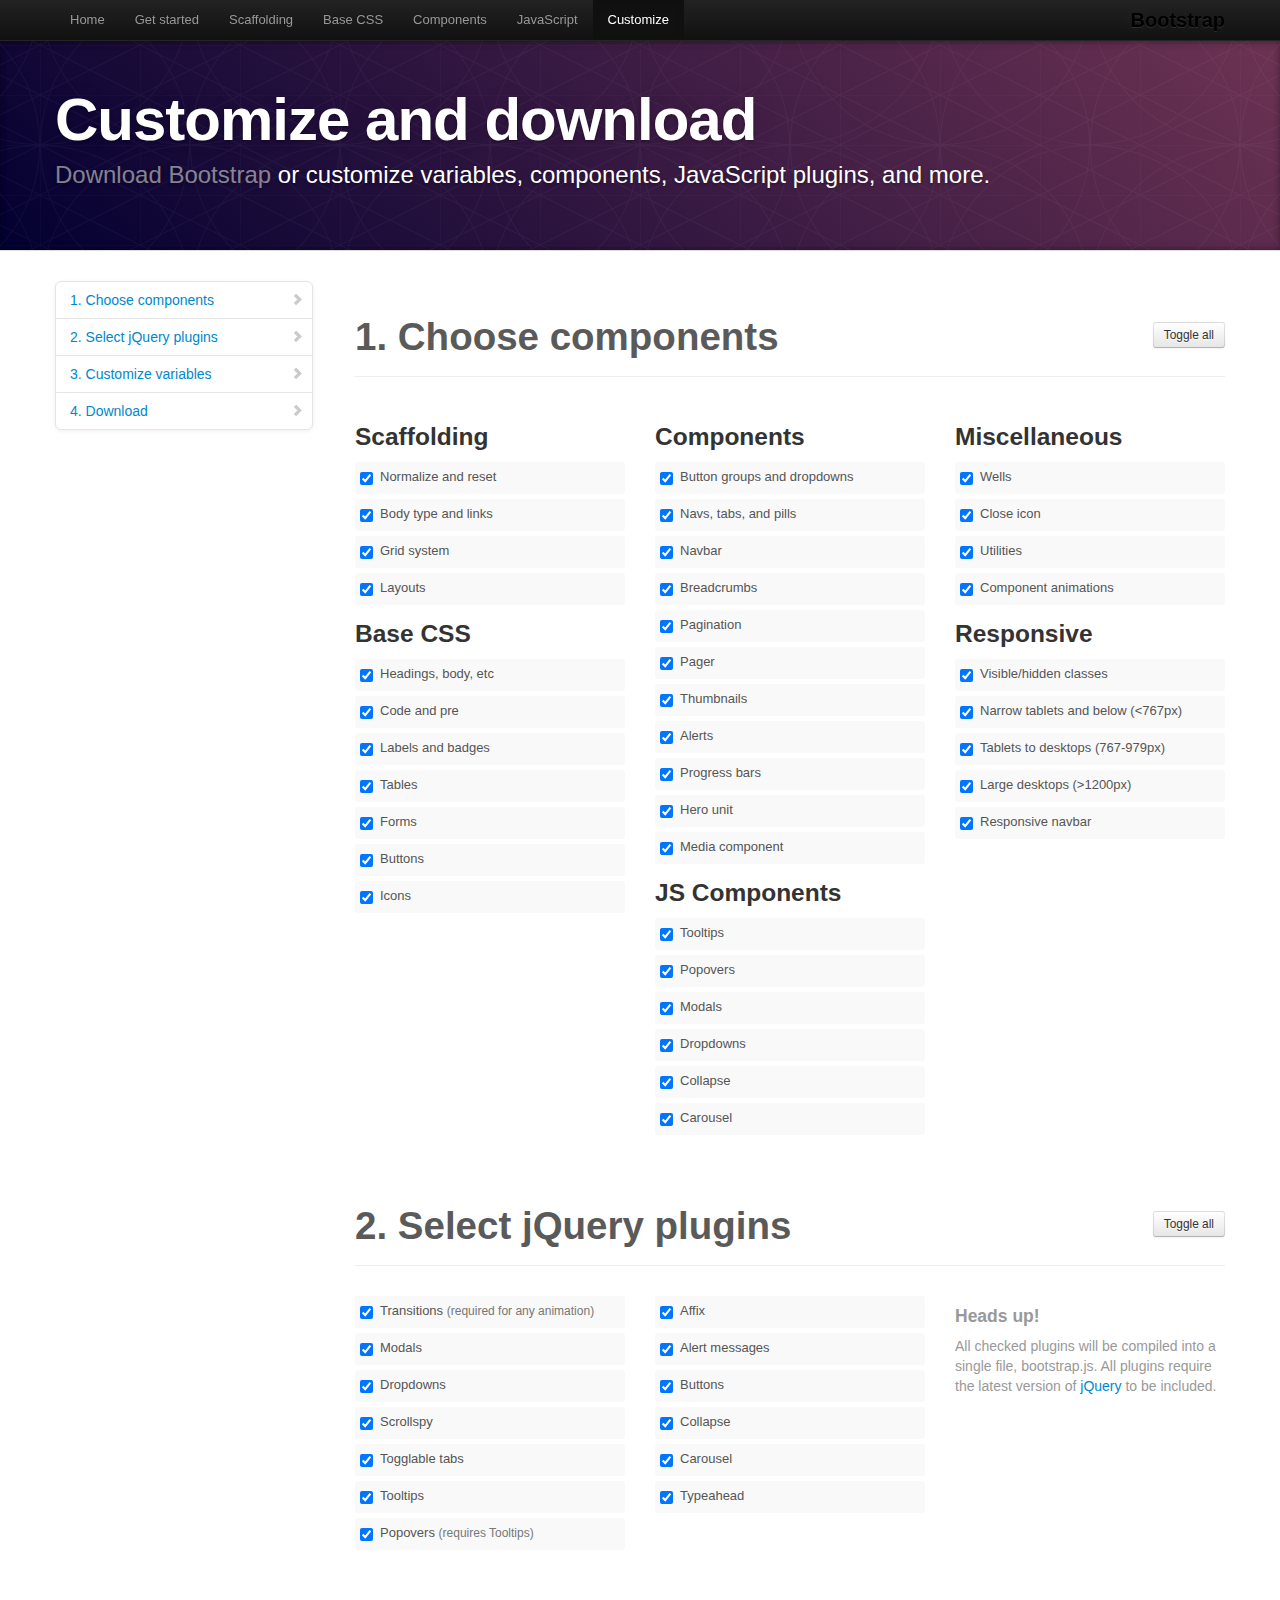
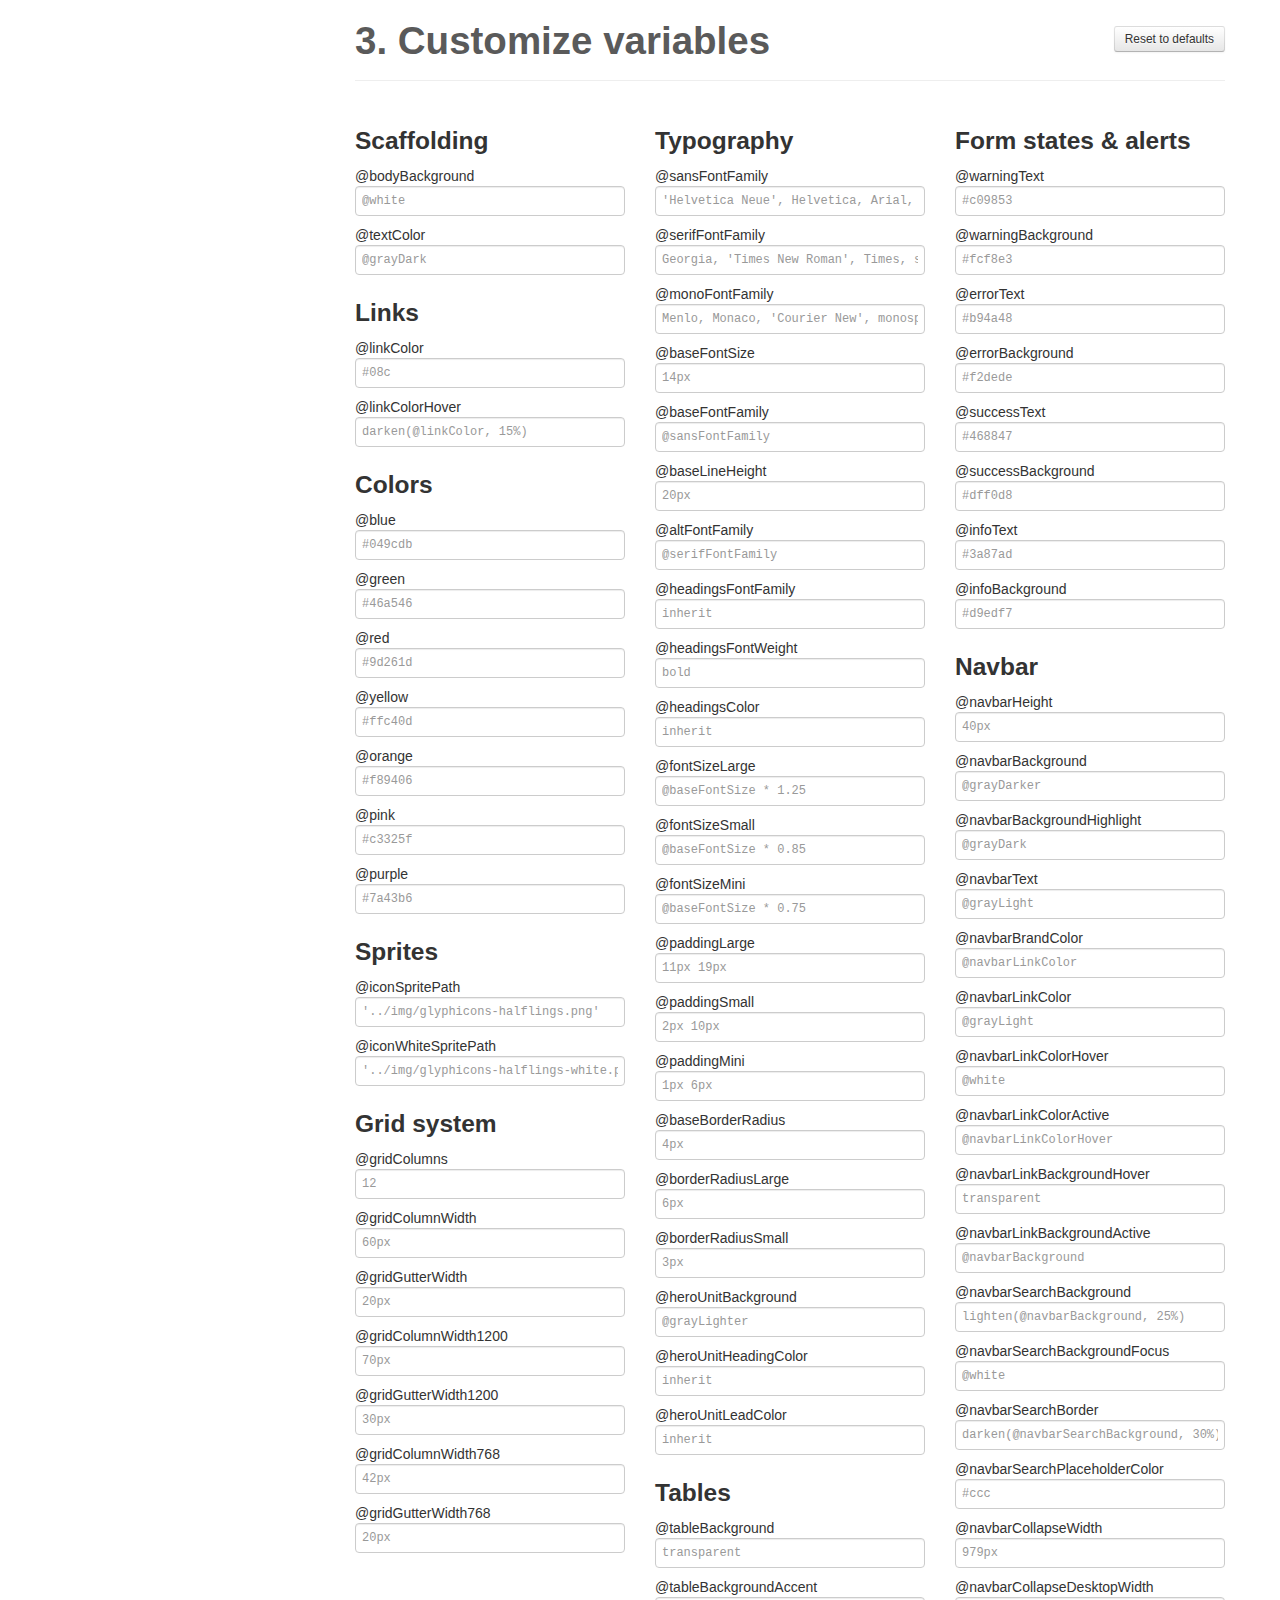
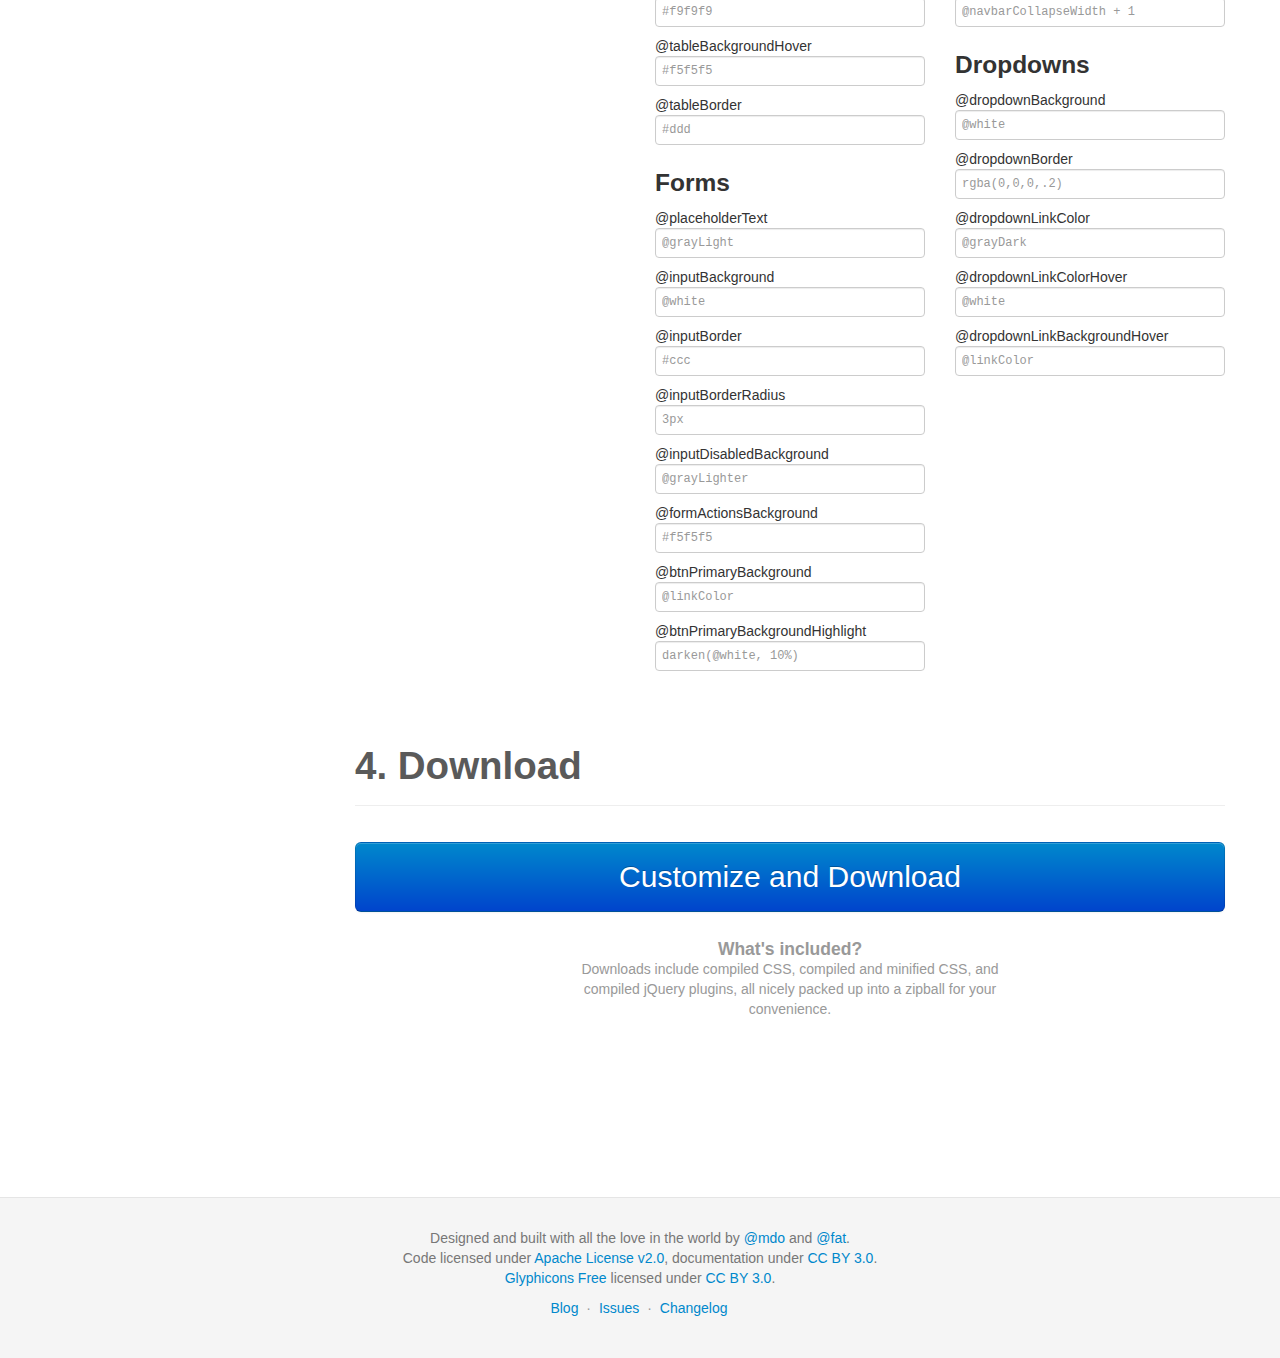
<file: docs/customize.html>
<!DOCTYPE html>
<html lang="en">
  <head>
    <meta charset="utf-8">
    <title>Customize · Bootstrap</title>
    <meta name="viewport" content="width=device-width, initial-scale=1.0">
    <meta name="description" content="">
    <meta name="author" content="">

    <!-- Le styles -->
    <link href="assets/css/bootstrap.css" rel="stylesheet">
    <link href="assets/css/bootstrap-responsive.css" rel="stylesheet">
    <link href="assets/css/docs.css" rel="stylesheet">
    <link href="assets/js/google-code-prettify/prettify.css" rel="stylesheet">

    <!-- Le HTML5 shim, for IE6-8 support of HTML5 elements -->
    <!--[if lt IE 9]>
      <script src="assets/js/html5shiv.js"></script>
    <![endif]-->

    <!-- Le fav and touch icons -->
    <link rel="apple-touch-icon-precomposed" sizes="144x144" href="assets/ico/apple-touch-icon-144-precomposed.png">
    <link rel="apple-touch-icon-precomposed" sizes="114x114" href="assets/ico/apple-touch-icon-114-precomposed.png">
      <link rel="apple-touch-icon-precomposed" sizes="72x72" href="assets/ico/apple-touch-icon-72-precomposed.png">
                    <link rel="apple-touch-icon-precomposed" href="assets/ico/apple-touch-icon-57-precomposed.png">
                                   <link rel="shortcut icon" href="assets/ico/favicon.png">

  </head>

  <body data-spy="scroll" data-target=".bs-docs-sidebar">

    <!-- Navbar
    ================================================== -->
    <div class="navbar navbar-inverse navbar-fixed-top">
      <div class="navbar-inner">
        <div class="container">
          <button type="button" class="btn btn-navbar" data-toggle="collapse" data-target=".nav-collapse">
            <span class="icon-bar"></span>
            <span class="icon-bar"></span>
            <span class="icon-bar"></span>
          </button>
          <a class="brand" href="./index.html">Bootstrap</a>
          <div class="nav-collapse collapse">
            <ul class="nav">
              <li class="">
                <a href="./index.html">Home</a>
              </li>
              <li class="">
                <a href="./getting-started.html">Get started</a>
              </li>
              <li class="">
                <a href="./scaffolding.html">Scaffolding</a>
              </li>
              <li class="">
                <a href="./base-css.html">Base CSS</a>
              </li>
              <li class="">
                <a href="./components.html">Components</a>
              </li>
              <li class="">
                <a href="./javascript.html">JavaScript</a>
              </li>
              <li class="active">
                <a href="./customize.html">Customize</a>
              </li>
            </ul>
          </div>
        </div>
      </div>
    </div>

<!-- Masthead
================================================== -->
<header class="jumbotron subhead" id="overview">
  <div class="container">
    <h1>Customize and download</h1>
    <p class="lead"><a href="https://github.com/twitter/bootstrap/zipball/master">Download Bootstrap</a> or customize variables, components, JavaScript plugins, and more.</p>
  </div>
</header>


  <div class="container">

    <!-- Docs nav
    ================================================== -->
    <div class="row">
      <div class="span3 bs-docs-sidebar">
        <ul class="nav nav-list bs-docs-sidenav">
          <li><a href="#components"><i class="icon-chevron-right"></i> 1. Choose components</a></li>
          <li><a href="#plugins"><i class="icon-chevron-right"></i> 2. Select jQuery plugins</a></li>
          <li><a href="#variables"><i class="icon-chevron-right"></i> 3. Customize variables</a></li>
          <li><a href="#download"><i class="icon-chevron-right"></i> 4. Download</a></li>
        </ul>
      </div>
      <div class="span9">


        <!-- Customize form
        ================================================== -->
        <form>
          <section class="download" id="components">
            <div class="page-header">
              <a class="btn btn-small pull-right toggle-all" href="#">Toggle all</a>
              <h1>
                1. Choose components
              </h1>
            </div>
            <div class="row download-builder">
              <div class="span3">
                <h3>Scaffolding</h3>
                <label class="checkbox"><input checked="checked" type="checkbox" value="reset.less"> Normalize and reset</label>
                <label class="checkbox"><input checked="checked" type="checkbox" value="scaffolding.less"> Body type and links</label>
                <label class="checkbox"><input checked="checked" type="checkbox" value="grid.less"> Grid system</label>
                <label class="checkbox"><input checked="checked" type="checkbox" value="layouts.less"> Layouts</label>
                <h3>Base CSS</h3>
                <label class="checkbox"><input checked="checked" type="checkbox" value="type.less"> Headings, body, etc</label>
                <label class="checkbox"><input checked="checked" type="checkbox" value="code.less"> Code and pre</label>
                <label class="checkbox"><input checked="checked" type="checkbox" value="labels-badges.less"> Labels and badges</label>
                <label class="checkbox"><input checked="checked" type="checkbox" value="tables.less"> Tables</label>
                <label class="checkbox"><input checked="checked" type="checkbox" value="forms.less"> Forms</label>
                <label class="checkbox"><input checked="checked" type="checkbox" value="buttons.less"> Buttons</label>
                <label class="checkbox"><input checked="checked" type="checkbox" value="sprites.less"> Icons</label>
              </div><!-- /span -->
              <div class="span3">
                <h3>Components</h3>
                <label class="checkbox"><input checked="checked" type="checkbox" value="button-groups.less"> Button groups and dropdowns</label>
                <label class="checkbox"><input checked="checked" type="checkbox" value="navs.less"> Navs, tabs, and pills</label>
                <label class="checkbox"><input checked="checked" type="checkbox" value="navbar.less"> Navbar</label>
                <label class="checkbox"><input checked="checked" type="checkbox" value="breadcrumbs.less"> Breadcrumbs</label>
                <label class="checkbox"><input checked="checked" type="checkbox" value="pagination.less"> Pagination</label>
                <label class="checkbox"><input checked="checked" type="checkbox" value="pager.less"> Pager</label>
                <label class="checkbox"><input checked="checked" type="checkbox" value="thumbnails.less"> Thumbnails</label>
                <label class="checkbox"><input checked="checked" type="checkbox" value="alerts.less"> Alerts</label>
                <label class="checkbox"><input checked="checked" type="checkbox" value="progress-bars.less"> Progress bars</label>
                <label class="checkbox"><input checked="checked" type="checkbox" value="hero-unit.less"> Hero unit</label>
                <label class="checkbox"><input checked="checked" type="checkbox" value="media.less"> Media component</label>
                <h3>JS Components</h3>
                <label class="checkbox"><input checked="checked" type="checkbox" value="tooltip.less"> Tooltips</label>
                <label class="checkbox"><input checked="checked" type="checkbox" value="popovers.less"> Popovers</label>
                <label class="checkbox"><input checked="checked" type="checkbox" value="modals.less"> Modals</label>
                <label class="checkbox"><input checked="checked" type="checkbox" value="dropdowns.less"> Dropdowns</label>
                <label class="checkbox"><input checked="checked" type="checkbox" value="accordion.less"> Collapse</label>
                <label class="checkbox"><input checked="checked" type="checkbox" value="carousel.less"> Carousel</label>
              </div><!-- /span -->
              <div class="span3">
                <h3>Miscellaneous</h3>
                <label class="checkbox"><input checked="checked" type="checkbox" value="wells.less"> Wells</label>
                <label class="checkbox"><input checked="checked" type="checkbox" value="close.less"> Close icon</label>
                <label class="checkbox"><input checked="checked" type="checkbox" value="utilities.less"> Utilities</label>
                <label class="checkbox"><input checked="checked" type="checkbox" value="component-animations.less"> Component animations</label>
                <h3>Responsive</h3>
                <label class="checkbox"><input checked="checked" type="checkbox" value="responsive-utilities.less"> Visible/hidden classes</label>
                <label class="checkbox"><input checked="checked" type="checkbox" value="responsive-767px-max.less"> Narrow tablets and below (<767px)</label>
                <label class="checkbox"><input checked="checked" type="checkbox" value="responsive-768px-979px.less"> Tablets to desktops (767-979px)</label>
                <label class="checkbox"><input checked="checked" type="checkbox" value="responsive-1200px-min.less"> Large desktops (>1200px)</label>
                <label class="checkbox"><input checked="checked" type="checkbox" value="responsive-navbar.less"> Responsive navbar</label>
              </div><!-- /span -->
            </div><!-- /row -->
          </section>

          <section class="download" id="plugins">
            <div class="page-header">
              <a class="btn btn-small pull-right toggle-all" href="#">Toggle all</a>
              <h1>
                2. Select jQuery plugins
              </h1>
            </div>
            <div class="row download-builder">
              <div class="span3">
                <label class="checkbox">
                  <input type="checkbox" checked="true" value="bootstrap-transition.js">
                  Transitions <small>(required for any animation)</small>
                </label>
                <label class="checkbox">
                  <input type="checkbox" checked="true" value="bootstrap-modal.js">
                  Modals
                </label>
                <label class="checkbox">
                  <input type="checkbox" checked="true" value="bootstrap-dropdown.js">
                  Dropdowns
                </label>
                <label class="checkbox">
                  <input type="checkbox" checked="true" value="bootstrap-scrollspy.js">
                  Scrollspy
                </label>
                <label class="checkbox">
                  <input type="checkbox" checked="true" value="bootstrap-tab.js">
                  Togglable tabs
                </label>
                <label class="checkbox">
                  <input type="checkbox" checked="true" value="bootstrap-tooltip.js">
                  Tooltips
                </label>
                <label class="checkbox">
                  <input type="checkbox" checked="true" value="bootstrap-popover.js">
                  Popovers <small>(requires Tooltips)</small>
                </label>
              </div><!-- /span -->
              <div class="span3">
                <label class="checkbox">
                  <input type="checkbox" checked="true" value="bootstrap-affix.js">
                  Affix
                </label>
                <label class="checkbox">
                  <input type="checkbox" checked="true" value="bootstrap-alert.js">
                  Alert messages
                </label>
                <label class="checkbox">
                  <input type="checkbox" checked="true" value="bootstrap-button.js">
                  Buttons
                </label>
                <label class="checkbox">
                  <input type="checkbox" checked="true" value="bootstrap-collapse.js">
                  Collapse
                </label>
                <label class="checkbox">
                  <input type="checkbox" checked="true" value="bootstrap-carousel.js">
                  Carousel
                </label>
                <label class="checkbox">
                  <input type="checkbox" checked="true" value="bootstrap-typeahead.js">
                  Typeahead
                </label>
              </div><!-- /span -->
              <div class="span3">
                <h4 class="muted">Heads up!</h4>
                <p class="muted">All checked plugins will be compiled into a single file, bootstrap.js. All plugins require the latest version of <a href="http://jquery.com/" target="_blank">jQuery</a> to be included.</p>
              </div><!-- /span -->
            </div><!-- /row -->
          </section>


          <section class="download" id="variables">
            <div class="page-header">
              <a class="btn btn-small pull-right toggle-all" href="#">Reset to defaults</a>
              <h1>
                3. Customize variables
              </h1>
            </div>
            <div class="row download-builder">
              <div class="span3">
                <h3>Scaffolding</h3>
                <label>@bodyBackground</label>
                <input type="text" class="span3" placeholder="@white">
                <label>@textColor</label>
                <input type="text" class="span3" placeholder="@grayDark">

                <h3>Links</h3>
                <label>@linkColor</label>
                <input type="text" class="span3" placeholder="#08c">
                <label>@linkColorHover</label>
                <input type="text" class="span3" placeholder="darken(@linkColor, 15%)">
                <h3>Colors</h3>
                <label>@blue</label>
                <input type="text" class="span3" placeholder="#049cdb">
                <label>@green</label>
                <input type="text" class="span3" placeholder="#46a546">
                <label>@red</label>
                <input type="text" class="span3" placeholder="#9d261d">
                <label>@yellow</label>
                <input type="text" class="span3" placeholder="#ffc40d">
                <label>@orange</label>
                <input type="text" class="span3" placeholder="#f89406">
                <label>@pink</label>
                <input type="text" class="span3" placeholder="#c3325f">
                <label>@purple</label>
                <input type="text" class="span3" placeholder="#7a43b6">

                <h3>Sprites</h3>
                <label>@iconSpritePath</label>
                <input type="text" class="span3" placeholder="'../img/glyphicons-halflings.png'">
                <label>@iconWhiteSpritePath</label>
                <input type="text" class="span3" placeholder="'../img/glyphicons-halflings-white.png'">

                <h3>Grid system</h3>
                <label>@gridColumns</label>
                <input type="text" class="span3" placeholder="12">
                <label>@gridColumnWidth</label>
                <input type="text" class="span3" placeholder="60px">
                <label>@gridGutterWidth</label>
                <input type="text" class="span3" placeholder="20px">
                <label>@gridColumnWidth1200</label>
                <input type="text" class="span3" placeholder="70px">
                <label>@gridGutterWidth1200</label>
                <input type="text" class="span3" placeholder="30px">
                <label>@gridColumnWidth768</label>
                <input type="text" class="span3" placeholder="42px">
                <label>@gridGutterWidth768</label>
                <input type="text" class="span3" placeholder="20px">

              </div><!-- /span -->
              <div class="span3">

                <h3>Typography</h3>
                <label>@sansFontFamily</label>
                <input type="text" class="span3" placeholder="'Helvetica Neue', Helvetica, Arial, sans-serif">
                <label>@serifFontFamily</label>
                <input type="text" class="span3" placeholder="Georgia, 'Times New Roman', Times, serif">
                <label>@monoFontFamily</label>
                <input type="text" class="span3" placeholder="Menlo, Monaco, 'Courier New', monospace">

                <label>@baseFontSize</label>
                <input type="text" class="span3" placeholder="14px">
                <label>@baseFontFamily</label>
                <input type="text" class="span3" placeholder="@sansFontFamily">
                <label>@baseLineHeight</label>
                <input type="text" class="span3" placeholder="20px">

                <label>@altFontFamily</label>
                <input type="text" class="span3" placeholder="@serifFontFamily">
                <label>@headingsFontFamily</label>
                <input type="text" class="span3" placeholder="inherit">
                <label>@headingsFontWeight</label>
                <input type="text" class="span3" placeholder="bold">
                <label>@headingsColor</label>
                <input type="text" class="span3" placeholder="inherit">

                <label>@fontSizeLarge</label>
                <input type="text" class="span3" placeholder="@baseFontSize * 1.25">
                <label>@fontSizeSmall</label>
                <input type="text" class="span3" placeholder="@baseFontSize * 0.85">
                <label>@fontSizeMini</label>
                <input type="text" class="span3" placeholder="@baseFontSize * 0.75">

                <label>@paddingLarge</label>
                <input type="text" class="span3" placeholder="11px 19px">
                <label>@paddingSmall</label>
                <input type="text" class="span3" placeholder="2px 10px">
                <label>@paddingMini</label>
                <input type="text" class="span3" placeholder="1px 6px">

                <label>@baseBorderRadius</label>
                <input type="text" class="span3" placeholder="4px">
                <label>@borderRadiusLarge</label>
                <input type="text" class="span3" placeholder="6px">
                <label>@borderRadiusSmall</label>
                <input type="text" class="span3" placeholder="3px">

                <label>@heroUnitBackground</label>
                <input type="text" class="span3" placeholder="@grayLighter">
                <label>@heroUnitHeadingColor</label>
                <input type="text" class="span3" placeholder="inherit">
                <label>@heroUnitLeadColor</label>
                <input type="text" class="span3" placeholder="inherit">

                <h3>Tables</h3>
                <label>@tableBackground</label>
                <input type="text" class="span3" placeholder="transparent">
                <label>@tableBackgroundAccent</label>
                <input type="text" class="span3" placeholder="#f9f9f9">
                <label>@tableBackgroundHover</label>
                <input type="text" class="span3" placeholder="#f5f5f5">
                <label>@tableBorder</label>
                <input type="text" class="span3" placeholder="#ddd">

                <h3>Forms</h3>
                <label>@placeholderText</label>
                <input type="text" class="span3" placeholder="@grayLight">
                <label>@inputBackground</label>
                <input type="text" class="span3" placeholder="@white">
                <label>@inputBorder</label>
                <input type="text" class="span3" placeholder="#ccc">
                <label>@inputBorderRadius</label>
                <input type="text" class="span3" placeholder="3px">
                <label>@inputDisabledBackground</label>
                <input type="text" class="span3" placeholder="@grayLighter">
                <label>@formActionsBackground</label>
                <input type="text" class="span3" placeholder="#f5f5f5">
                <label>@btnPrimaryBackground</label>
                <input type="text" class="span3" placeholder="@linkColor">
                <label>@btnPrimaryBackgroundHighlight</label>
                <input type="text" class="span3" placeholder="darken(@white, 10%)">

              </div><!-- /span -->
              <div class="span3">

                <h3>Form states &amp; alerts</h3>
                <label>@warningText</label>
                <input type="text" class="span3" placeholder="#c09853">
                <label>@warningBackground</label>
                <input type="text" class="span3" placeholder="#fcf8e3">
                <label>@errorText</label>
                <input type="text" class="span3" placeholder="#b94a48">
                <label>@errorBackground</label>
                <input type="text" class="span3" placeholder="#f2dede">
                <label>@successText</label>
                <input type="text" class="span3" placeholder="#468847">
                <label>@successBackground</label>
                <input type="text" class="span3" placeholder="#dff0d8">
                <label>@infoText</label>
                <input type="text" class="span3" placeholder="#3a87ad">
                <label>@infoBackground</label>
                <input type="text" class="span3" placeholder="#d9edf7">

                <h3>Navbar</h3>
                <label>@navbarHeight</label>
                <input type="text" class="span3" placeholder="40px">
                <label>@navbarBackground</label>
                <input type="text" class="span3" placeholder="@grayDarker">
                <label>@navbarBackgroundHighlight</label>
                <input type="text" class="span3" placeholder="@grayDark">
                <label>@navbarText</label>
                <input type="text" class="span3" placeholder="@grayLight">
                <label>@navbarBrandColor</label>
                <input type="text" class="span3" placeholder="@navbarLinkColor">
                <label>@navbarLinkColor</label>
                <input type="text" class="span3" placeholder="@grayLight">
                <label>@navbarLinkColorHover</label>
                <input type="text" class="span3" placeholder="@white">
                <label>@navbarLinkColorActive</label>
                <input type="text" class="span3" placeholder="@navbarLinkColorHover">
                <label>@navbarLinkBackgroundHover</label>
                <input type="text" class="span3" placeholder="transparent">
                <label>@navbarLinkBackgroundActive</label>
                <input type="text" class="span3" placeholder="@navbarBackground">
                <label>@navbarSearchBackground</label>
                <input type="text" class="span3" placeholder="lighten(@navbarBackground, 25%)">
                <label>@navbarSearchBackgroundFocus</label>
                <input type="text" class="span3" placeholder="@white">
                <label>@navbarSearchBorder</label>
                <input type="text" class="span3" placeholder="darken(@navbarSearchBackground, 30%)">
                <label>@navbarSearchPlaceholderColor</label>
                <input type="text" class="span3" placeholder="#ccc">

                <label>@navbarCollapseWidth</label>
                <input type="text" class="span3" placeholder="979px">
                <label>@navbarCollapseDesktopWidth</label>
                <input type="text" class="span3" placeholder="@navbarCollapseWidth + 1">

                <h3>Dropdowns</h3>
                <label>@dropdownBackground</label>
                <input type="text" class="span3" placeholder="@white">
                <label>@dropdownBorder</label>
                <input type="text" class="span3" placeholder="rgba(0,0,0,.2)">
                <label>@dropdownLinkColor</label>
                <input type="text" class="span3" placeholder="@grayDark">
                <label>@dropdownLinkColorHover</label>
                <input type="text" class="span3" placeholder="@white">
                <label>@dropdownLinkBackgroundHover</label>
                <input type="text" class="span3" placeholder="@linkColor">
              </div><!-- /span -->
            </div><!-- /row -->
          </section>

          <section class="download" id="download">
            <div class="page-header">
              <h1>
                4. Download
              </h1>
            </div>
            <div class="download-btn">
              <a class="btn btn-primary" href="#" >Customize and Download</a>
              <h4>What's included?</h4>
              <p>Downloads include compiled CSS, compiled and minified CSS, and compiled jQuery plugins, all nicely packed up into a zipball for your convenience.</p>
            </div>
          </section><!-- /download -->
        </form>



      </div>
    </div>

  </div>



    <!-- Footer
    ================================================== -->
    <footer class="footer">
      <div class="container">
        <p>Designed and built with all the love in the world by <a href="http://twitter.com/mdo" target="_blank">@mdo</a> and <a href="http://twitter.com/fat" target="_blank">@fat</a>.</p>
        <p>Code licensed under <a href="http://www.apache.org/licenses/LICENSE-2.0" target="_blank">Apache License v2.0</a>, documentation under <a href="http://creativecommons.org/licenses/by/3.0/">CC BY 3.0</a>.</p>
        <p><a href="http://glyphicons.com">Glyphicons Free</a> licensed under <a href="http://creativecommons.org/licenses/by/3.0/">CC BY 3.0</a>.</p>
        <ul class="footer-links">
          <li><a href="http://blog.getbootstrap.com">Blog</a></li>
          <li class="muted">&middot;</li>
          <li><a href="https://github.com/twitter/bootstrap/issues?state=open">Issues</a></li>
          <li class="muted">&middot;</li>
          <li><a href="https://github.com/twitter/bootstrap/blob/master/CHANGELOG.md">Changelog</a></li>
        </ul>
      </div>
    </footer>



    <!-- Le javascript
    ================================================== -->
    <!-- Placed at the end of the document so the pages load faster -->
    <script type="text/javascript" src="http://platform.twitter.com/widgets.js"></script>
    <script src="assets/js/jquery.js"></script>
    <script src="assets/js/bootstrap-transition.js"></script>
    <script src="assets/js/bootstrap-alert.js"></script>
    <script src="assets/js/bootstrap-modal.js"></script>
    <script src="assets/js/bootstrap-dropdown.js"></script>
    <script src="assets/js/bootstrap-scrollspy.js"></script>
    <script src="assets/js/bootstrap-tab.js"></script>
    <script src="assets/js/bootstrap-tooltip.js"></script>
    <script src="assets/js/bootstrap-popover.js"></script>
    <script src="assets/js/bootstrap-button.js"></script>
    <script src="assets/js/bootstrap-collapse.js"></script>
    <script src="assets/js/bootstrap-carousel.js"></script>
    <script src="assets/js/bootstrap-typeahead.js"></script>
    <script src="assets/js/bootstrap-affix.js"></script>

    <script src="assets/js/holder/holder.js"></script>
    <script src="assets/js/google-code-prettify/prettify.js"></script>

    <script src="assets/js/application.js"></script>



  </body>
</html>
</file>
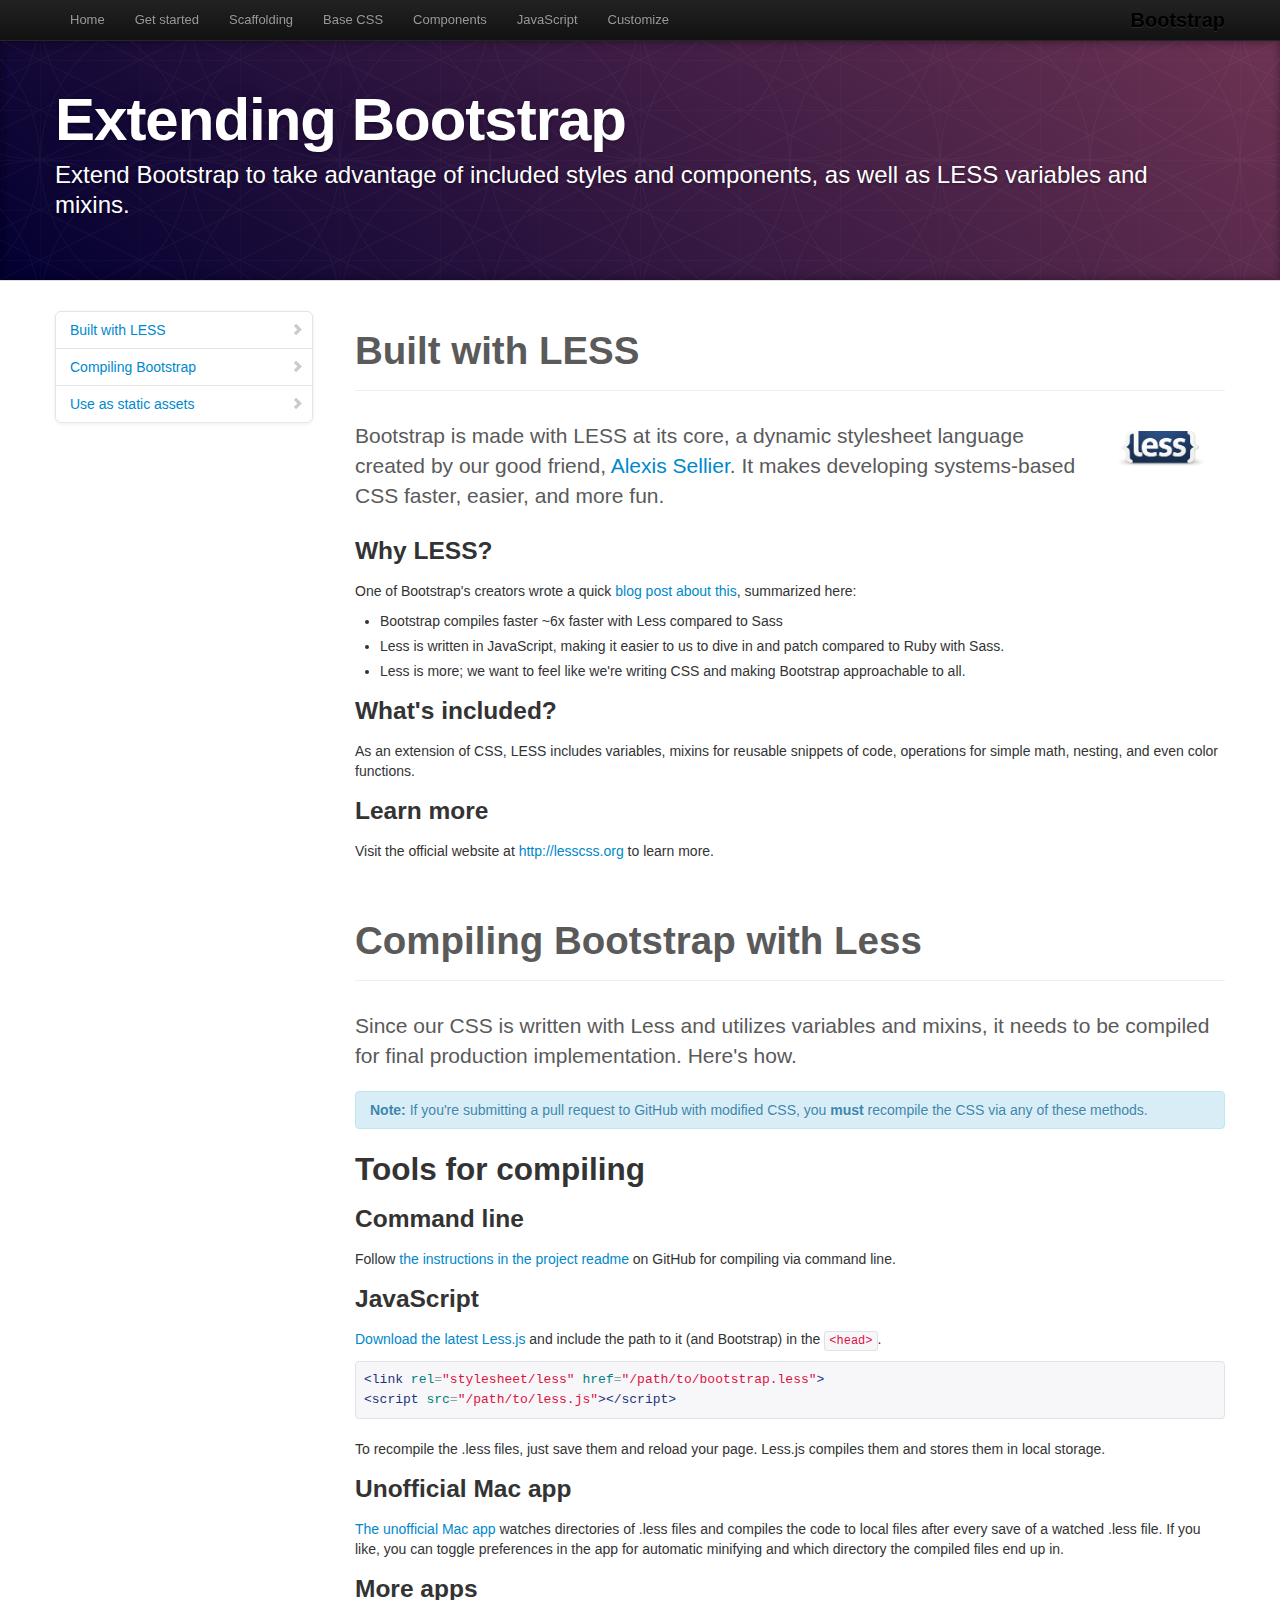
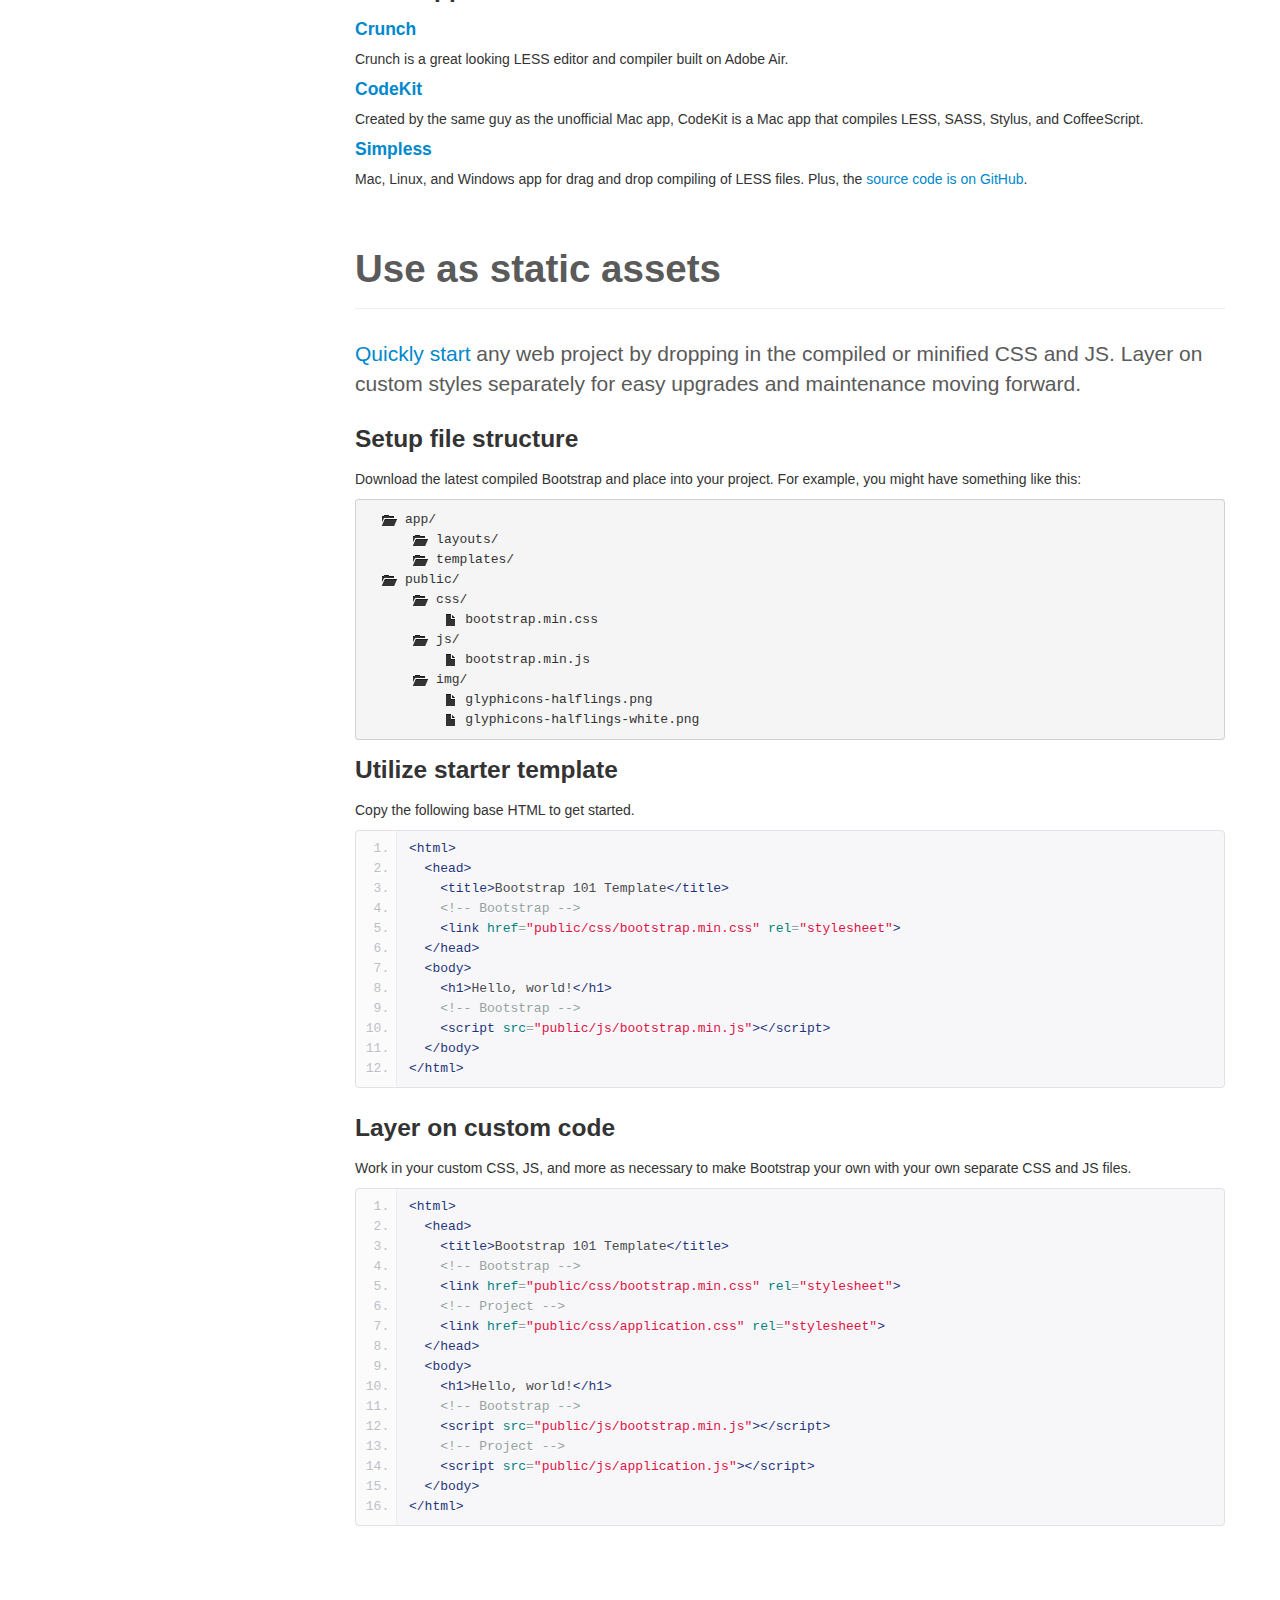
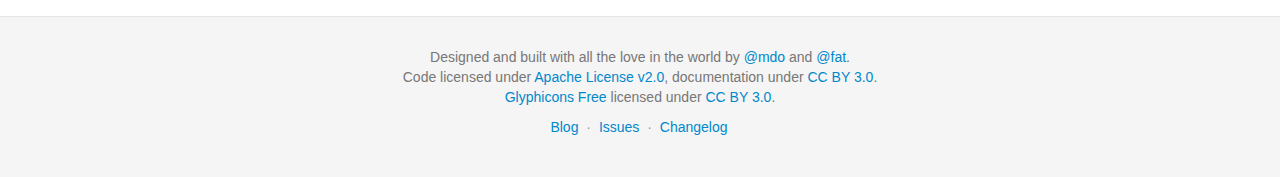
<file: docs/extend.html>
<!DOCTYPE html>
<html lang="en">
  <head>
    <meta charset="utf-8">
    <title>Extend · Bootstrap</title>
    <meta name="viewport" content="width=device-width, initial-scale=1.0">
    <meta name="description" content="">
    <meta name="author" content="">

    <!-- Le styles -->
    <link href="assets/css/bootstrap.css" rel="stylesheet">
    <link href="assets/css/bootstrap-responsive.css" rel="stylesheet">
    <link href="assets/css/docs.css" rel="stylesheet">
    <link href="assets/js/google-code-prettify/prettify.css" rel="stylesheet">

    <!-- Le HTML5 shim, for IE6-8 support of HTML5 elements -->
    <!--[if lt IE 9]>
      <script src="assets/js/html5shiv.js"></script>
    <![endif]-->

    <!-- Le fav and touch icons -->
    <link rel="apple-touch-icon-precomposed" sizes="144x144" href="assets/ico/apple-touch-icon-144-precomposed.png">
    <link rel="apple-touch-icon-precomposed" sizes="114x114" href="assets/ico/apple-touch-icon-114-precomposed.png">
      <link rel="apple-touch-icon-precomposed" sizes="72x72" href="assets/ico/apple-touch-icon-72-precomposed.png">
                    <link rel="apple-touch-icon-precomposed" href="assets/ico/apple-touch-icon-57-precomposed.png">
                                   <link rel="shortcut icon" href="assets/ico/favicon.png">

  </head>

  <body data-spy="scroll" data-target=".bs-docs-sidebar">

    <!-- Navbar
    ================================================== -->
    <div class="navbar navbar-inverse navbar-fixed-top">
      <div class="navbar-inner">
        <div class="container">
          <button type="button" class="btn btn-navbar" data-toggle="collapse" data-target=".nav-collapse">
            <span class="icon-bar"></span>
            <span class="icon-bar"></span>
            <span class="icon-bar"></span>
          </button>
          <a class="brand" href="./index.html">Bootstrap</a>
          <div class="nav-collapse collapse">
            <ul class="nav">
              <li class="">
                <a href="./index.html">Home</a>
              </li>
              <li class="">
                <a href="./getting-started.html">Get started</a>
              </li>
              <li class="">
                <a href="./scaffolding.html">Scaffolding</a>
              </li>
              <li class="">
                <a href="./base-css.html">Base CSS</a>
              </li>
              <li class="">
                <a href="./components.html">Components</a>
              </li>
              <li class="">
                <a href="./javascript.html">JavaScript</a>
              </li>
              <li class="">
                <a href="./customize.html">Customize</a>
              </li>
            </ul>
          </div>
        </div>
      </div>
    </div>

<!-- Subhead
================================================== -->
<header class="jumbotron subhead" id="overview">
  <div class="container">
    <h1>Extending Bootstrap</h1>
    <p class="lead">Extend Bootstrap to take advantage of included styles and components, as well as LESS variables and mixins.</p>
  <div>
</header>

  <div class="container">

    <!-- Docs nav
    ================================================== -->
    <div class="row">
      <div class="span3 bs-docs-sidebar">
        <ul class="nav nav-list bs-docs-sidenav">
          <li><a href="#built-with-less"><i class="icon-chevron-right"></i> Built with LESS</a></li>
          <li><a href="#compiling"><i class="icon-chevron-right"></i> Compiling Bootstrap</a></li>
          <li><a href="#static-assets"><i class="icon-chevron-right"></i> Use as static assets</a></li>
        </ul>
      </div>
      <div class="span9">



        <!-- BUILT WITH LESS
        ================================================== -->
        <section id="built-with-less">
          <div class="page-header">
            <h1>Built with LESS</h1>
          </div>

          <img style="float: right; height: 36px; margin: 10px 20px 20px" src="assets/img/less-logo-large.png" alt="LESS CSS">
          <p class="lead">Bootstrap is made with LESS at its core, a dynamic stylesheet language created by our good friend, <a href="http://cloudhead.io">Alexis Sellier</a>. It makes developing systems-based CSS faster, easier, and more fun.</p>

          <h3>Why LESS?</h3>
          <p>One of Bootstrap's creators wrote a quick <a href="http://www.wordsbyf.at/2012/03/08/why-less/">blog post about this</a>, summarized here:</p>
          <ul>
            <li>Bootstrap compiles faster ~6x faster with Less compared to Sass</li>
            <li>Less is written in JavaScript, making it easier to us to dive in and patch compared to Ruby with Sass.</li>
            <li>Less is more; we want to feel like we're writing CSS and making Bootstrap approachable to all.</li>
          </ul>

          <h3>What's included?</h3>
          <p>As an extension of CSS, LESS includes variables, mixins for reusable snippets of code, operations for simple math, nesting, and even color functions.</p>

          <h3>Learn more</h3>
          <p>Visit the official website at <a href="http://lesscss.org">http://lesscss.org</a> to learn more.</p>
        </section>



        <!-- COMPILING LESS AND BOOTSTRAP
        ================================================== -->
        <section id="compiling">
          <div class="page-header">
            <h1>Compiling Bootstrap with Less</h1>
          </div>

          <p class="lead">Since our CSS is written with Less and utilizes variables and mixins, it needs to be compiled for final production implementation. Here's how.</p>

          <div class="alert alert-info">
            <strong>Note:</strong> If you're submitting a pull request to GitHub with modified CSS, you <strong>must</strong> recompile the CSS via any of these methods.
          </div>

          <h2>Tools for compiling</h2>

          <h3>Command line</h3>
          <p>Follow <a href="https://github.com/twitter/bootstrap#developers">the instructions in the project readme</a> on GitHub for compiling via command line.</p>

          <h3>JavaScript</h3>
          <p><a href="http://lesscss.org/">Download the latest Less.js</a> and include the path to it (and Bootstrap) in the <code>&lt;head&gt;</code>.</p>
<pre class="prettyprint">
&lt;link rel="stylesheet/less" href="/path/to/bootstrap.less"&gt;
&lt;script src="/path/to/less.js"&gt;&lt;/script&gt;
</pre>
          <p>To recompile the .less files, just save them and reload your page. Less.js compiles them and stores them in local storage.</p>

          <h3>Unofficial Mac app</h3>
          <p><a href="http://incident57.com/less/">The unofficial Mac app</a> watches directories of .less files and compiles the code to local files after every save of a watched .less file. If you like, you can toggle preferences in the app for automatic minifying and which directory the compiled files end up in.</p>

          <h3>More apps</h3>
          <h4><a href="http://crunchapp.net/" target="_blank">Crunch</a></h4>
          <p>Crunch is a great looking LESS editor and compiler built on Adobe Air.</p>
          <h4><a href="http://incident57.com/codekit/" target="_blank">CodeKit</a></h4>
          <p>Created by the same guy as the unofficial Mac app, CodeKit is a Mac app that compiles LESS, SASS, Stylus, and CoffeeScript.</p>
          <h4><a href="http://wearekiss.com/simpless" target="_blank">Simpless</a></h4>
          <p>Mac, Linux, and Windows app for drag and drop compiling of LESS files. Plus, the <a href="https://github.com/Paratron/SimpLESS" target="_blank">source code is on GitHub</a>.</p>

        </section>



        <!-- Static assets
        ================================================== -->
        <section id="static-assets">
          <div class="page-header">
            <h1>Use as static assets</h1>
          </div>
          <p class="lead"><a href="./getting-started.html">Quickly start</a> any web project by dropping in the compiled or minified CSS and JS. Layer on custom styles separately for easy upgrades and maintenance moving forward.</p>

          <h3>Setup file structure</h3>
          <p>Download the latest compiled Bootstrap and place into your project. For example, you might have something like this:</p>
<pre>
  <span class="icon-folder-open"></span> app/
      <span class="icon-folder-open"></span> layouts/
      <span class="icon-folder-open"></span> templates/
  <span class="icon-folder-open"></span> public/
      <span class="icon-folder-open"></span> css/
          <span class="icon-file"></span> bootstrap.min.css
      <span class="icon-folder-open"></span> js/
          <span class="icon-file"></span> bootstrap.min.js
      <span class="icon-folder-open"></span> img/
          <span class="icon-file"></span> glyphicons-halflings.png
          <span class="icon-file"></span> glyphicons-halflings-white.png
</pre>

          <h3>Utilize starter template</h3>
          <p>Copy the following base HTML to get started.</p>
<pre class="prettyprint linenums">
&lt;html&gt;
  &lt;head&gt;
    &lt;title&gt;Bootstrap 101 Template&lt;/title&gt;
    &lt;!-- Bootstrap --&gt;
    &lt;link href="public/css/bootstrap.min.css" rel="stylesheet"&gt;
  &lt;/head&gt;
  &lt;body&gt;
    &lt;h1&gt;Hello, world!&lt;/h1&gt;
    &lt;!-- Bootstrap --&gt;
    &lt;script src="public/js/bootstrap.min.js"&gt;&lt;/script&gt;
  &lt;/body&gt;
&lt;/html&gt;
</pre>

          <h3>Layer on custom code</h3>
          <p>Work in your custom CSS, JS, and more as necessary to make Bootstrap your own with your own separate CSS and JS files.</p>
<pre class="prettyprint linenums">
&lt;html&gt;
  &lt;head&gt;
    &lt;title&gt;Bootstrap 101 Template&lt;/title&gt;
    &lt;!-- Bootstrap --&gt;
    &lt;link href="public/css/bootstrap.min.css" rel="stylesheet"&gt;
    &lt;!-- Project --&gt;
    &lt;link href="public/css/application.css" rel="stylesheet"&gt;
  &lt;/head&gt;
  &lt;body&gt;
    &lt;h1&gt;Hello, world!&lt;/h1&gt;
    &lt;!-- Bootstrap --&gt;
    &lt;script src="public/js/bootstrap.min.js"&gt;&lt;/script&gt;
    &lt;!-- Project --&gt;
    &lt;script src="public/js/application.js"&gt;&lt;/script&gt;
  &lt;/body&gt;
&lt;/html&gt;
</pre>

        </section>

      </div>
    </div>

  </div>



    <!-- Footer
    ================================================== -->
    <footer class="footer">
      <div class="container">
        <p>Designed and built with all the love in the world by <a href="http://twitter.com/mdo" target="_blank">@mdo</a> and <a href="http://twitter.com/fat" target="_blank">@fat</a>.</p>
        <p>Code licensed under <a href="http://www.apache.org/licenses/LICENSE-2.0" target="_blank">Apache License v2.0</a>, documentation under <a href="http://creativecommons.org/licenses/by/3.0/">CC BY 3.0</a>.</p>
        <p><a href="http://glyphicons.com">Glyphicons Free</a> licensed under <a href="http://creativecommons.org/licenses/by/3.0/">CC BY 3.0</a>.</p>
        <ul class="footer-links">
          <li><a href="http://blog.getbootstrap.com">Blog</a></li>
          <li class="muted">&middot;</li>
          <li><a href="https://github.com/twitter/bootstrap/issues?state=open">Issues</a></li>
          <li class="muted">&middot;</li>
          <li><a href="https://github.com/twitter/bootstrap/blob/master/CHANGELOG.md">Changelog</a></li>
        </ul>
      </div>
    </footer>



    <!-- Le javascript
    ================================================== -->
    <!-- Placed at the end of the document so the pages load faster -->
    <script type="text/javascript" src="http://platform.twitter.com/widgets.js"></script>
    <script src="assets/js/jquery.js"></script>
    <script src="assets/js/bootstrap-transition.js"></script>
    <script src="assets/js/bootstrap-alert.js"></script>
    <script src="assets/js/bootstrap-modal.js"></script>
    <script src="assets/js/bootstrap-dropdown.js"></script>
    <script src="assets/js/bootstrap-scrollspy.js"></script>
    <script src="assets/js/bootstrap-tab.js"></script>
    <script src="assets/js/bootstrap-tooltip.js"></script>
    <script src="assets/js/bootstrap-popover.js"></script>
    <script src="assets/js/bootstrap-button.js"></script>
    <script src="assets/js/bootstrap-collapse.js"></script>
    <script src="assets/js/bootstrap-carousel.js"></script>
    <script src="assets/js/bootstrap-typeahead.js"></script>
    <script src="assets/js/bootstrap-affix.js"></script>

    <script src="assets/js/holder/holder.js"></script>
    <script src="assets/js/google-code-prettify/prettify.js"></script>

    <script src="assets/js/application.js"></script>



  </body>
</html>
</file>
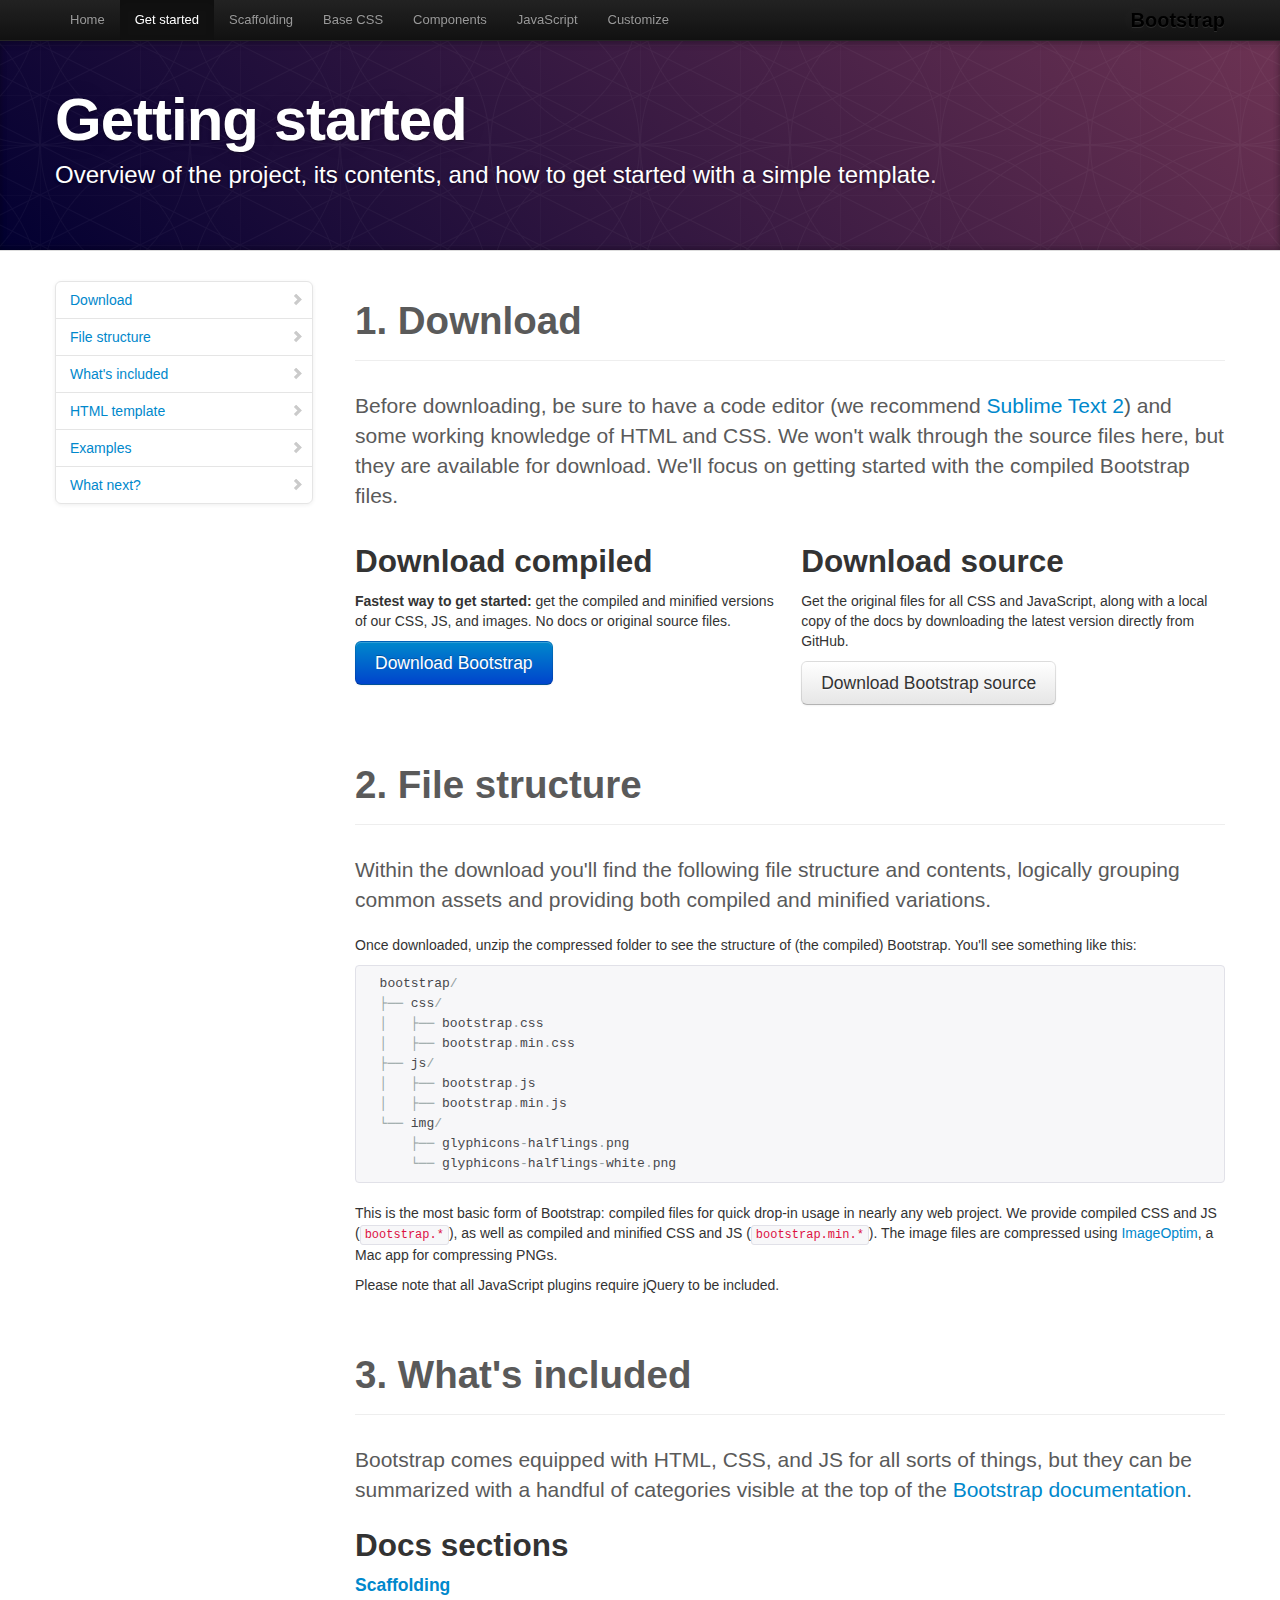
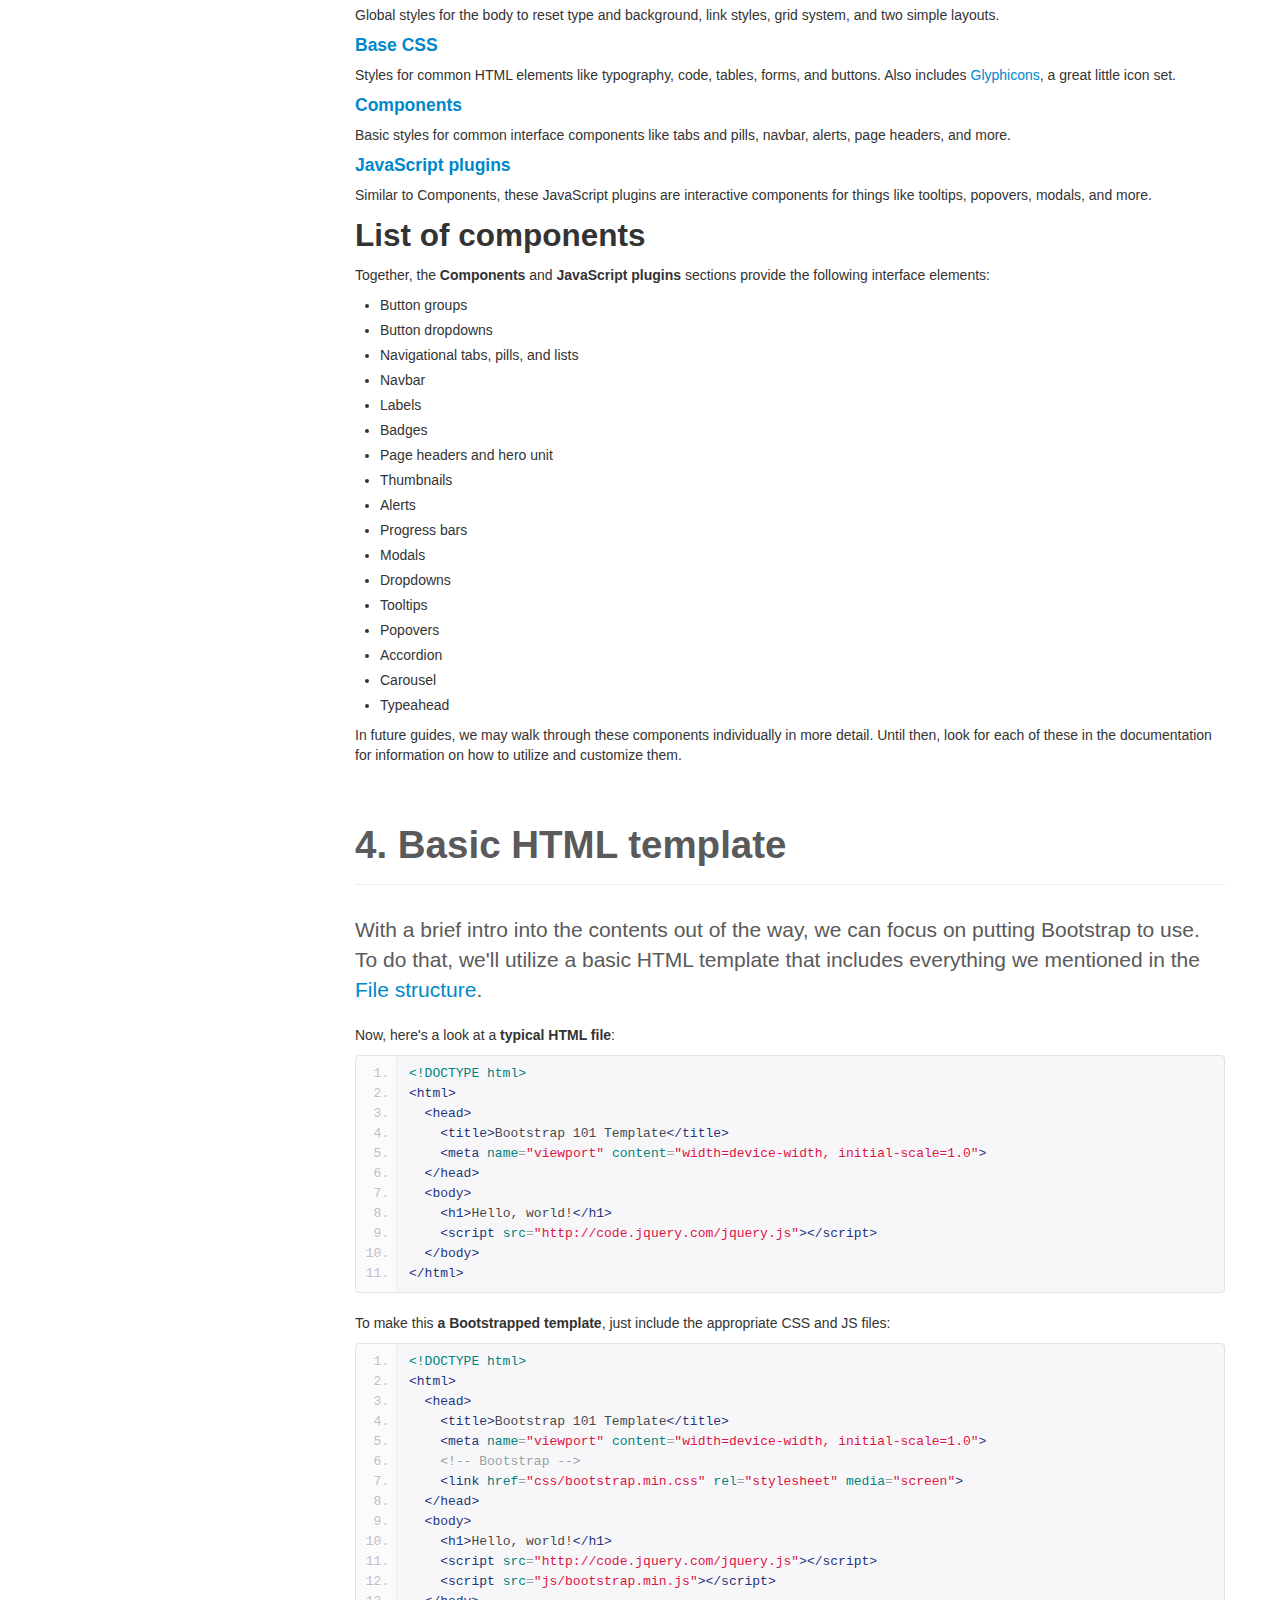
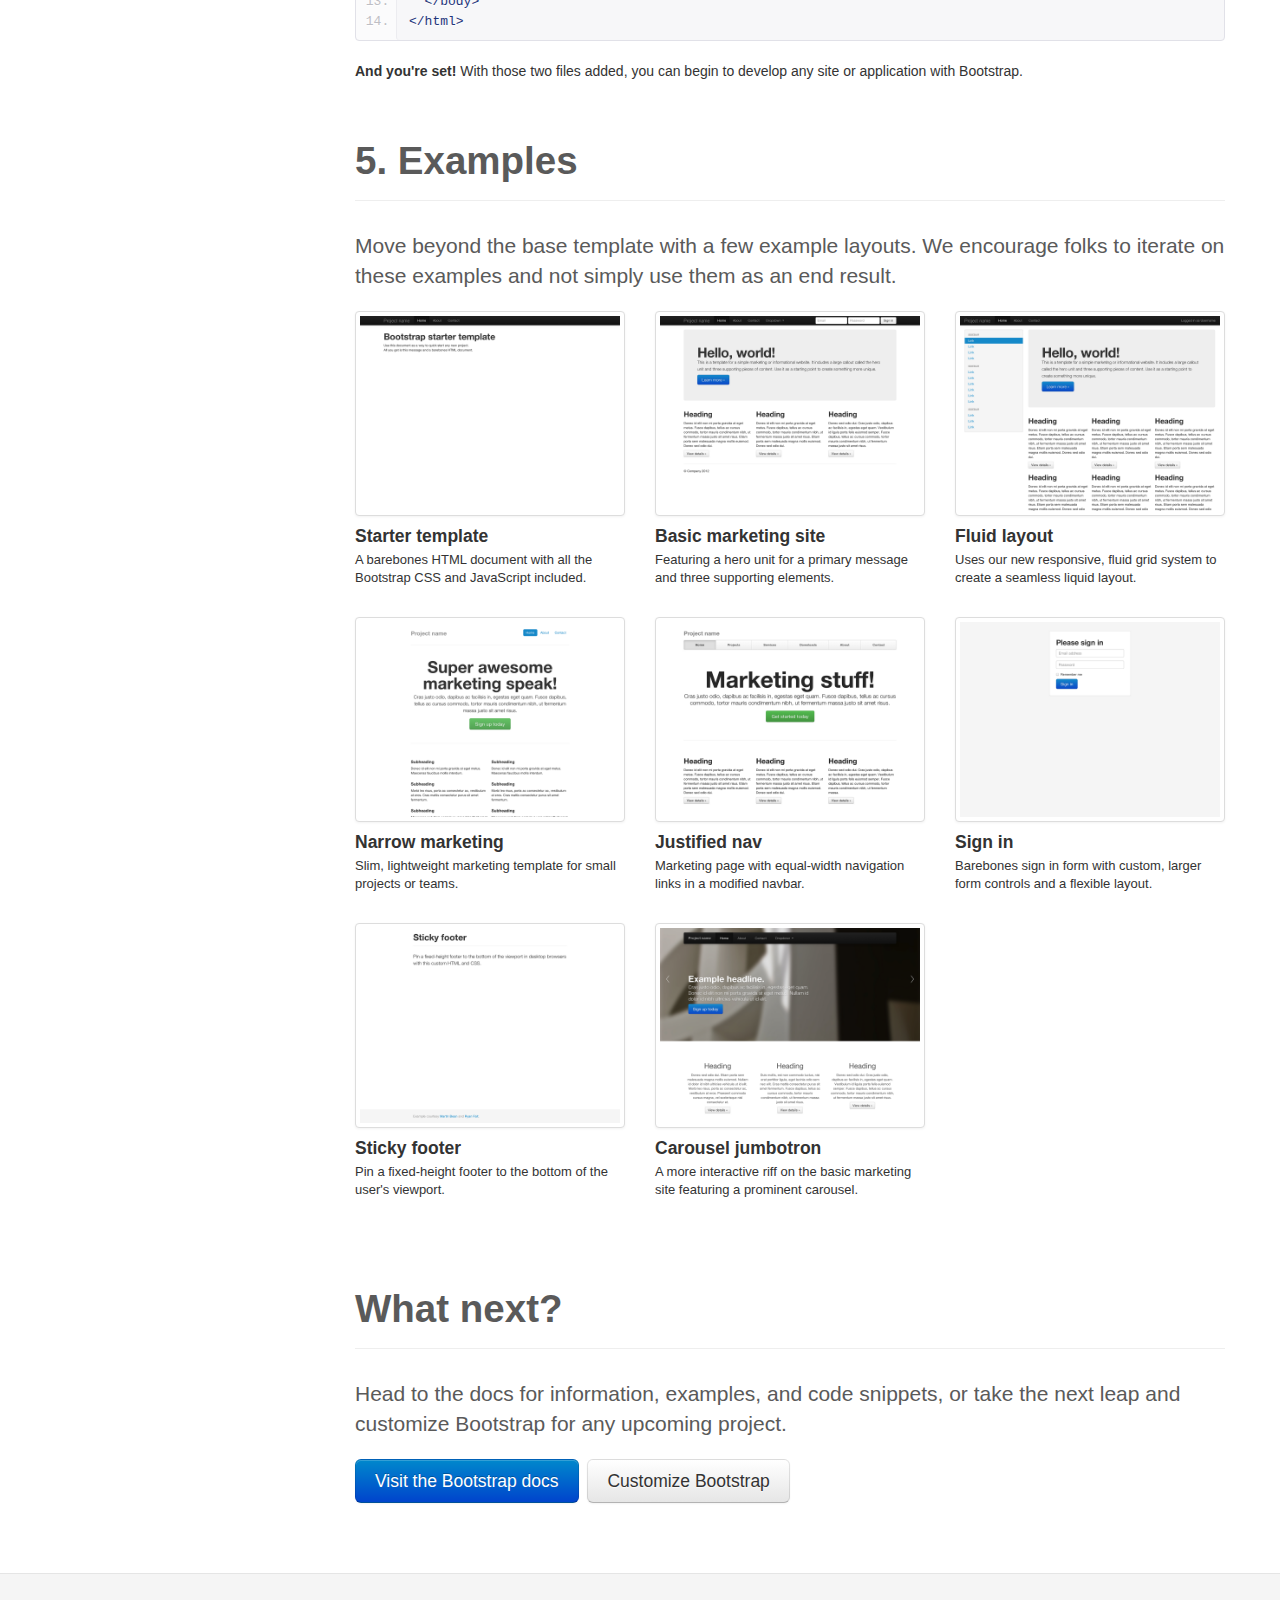
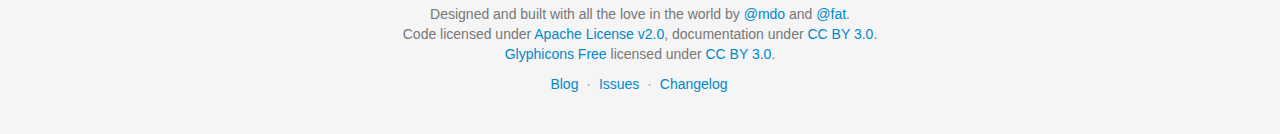
<file: docs/getting-started.html>
<!DOCTYPE html>
<html lang="en">
  <head>
    <meta charset="utf-8">
    <title>Getting · Bootstrap</title>
    <meta name="viewport" content="width=device-width, initial-scale=1.0">
    <meta name="description" content="">
    <meta name="author" content="">

    <!-- Le styles -->
    <link href="assets/css/bootstrap.css" rel="stylesheet">
    <link href="assets/css/bootstrap-responsive.css" rel="stylesheet">
    <link href="assets/css/docs.css" rel="stylesheet">
    <link href="assets/js/google-code-prettify/prettify.css" rel="stylesheet">

    <!-- Le HTML5 shim, for IE6-8 support of HTML5 elements -->
    <!--[if lt IE 9]>
      <script src="assets/js/html5shiv.js"></script>
    <![endif]-->

    <!-- Le fav and touch icons -->
    <link rel="apple-touch-icon-precomposed" sizes="144x144" href="assets/ico/apple-touch-icon-144-precomposed.png">
    <link rel="apple-touch-icon-precomposed" sizes="114x114" href="assets/ico/apple-touch-icon-114-precomposed.png">
      <link rel="apple-touch-icon-precomposed" sizes="72x72" href="assets/ico/apple-touch-icon-72-precomposed.png">
                    <link rel="apple-touch-icon-precomposed" href="assets/ico/apple-touch-icon-57-precomposed.png">
                                   <link rel="shortcut icon" href="assets/ico/favicon.png">

  </head>

  <body data-spy="scroll" data-target=".bs-docs-sidebar">

    <!-- Navbar
    ================================================== -->
    <div class="navbar navbar-inverse navbar-fixed-top">
      <div class="navbar-inner">
        <div class="container">
          <button type="button" class="btn btn-navbar" data-toggle="collapse" data-target=".nav-collapse">
            <span class="icon-bar"></span>
            <span class="icon-bar"></span>
            <span class="icon-bar"></span>
          </button>
          <a class="brand" href="./index.html">Bootstrap</a>
          <div class="nav-collapse collapse">
            <ul class="nav">
              <li class="">
                <a href="./index.html">Home</a>
              </li>
              <li class="active">
                <a href="./getting-started.html">Get started</a>
              </li>
              <li class="">
                <a href="./scaffolding.html">Scaffolding</a>
              </li>
              <li class="">
                <a href="./base-css.html">Base CSS</a>
              </li>
              <li class="">
                <a href="./components.html">Components</a>
              </li>
              <li class="">
                <a href="./javascript.html">JavaScript</a>
              </li>
              <li class="">
                <a href="./customize.html">Customize</a>
              </li>
            </ul>
          </div>
        </div>
      </div>
    </div>

<!-- Subhead
================================================== -->
<header class="jumbotron subhead" id="overview">
  <div class="container">
    <h1>Getting started</h1>
    <p class="lead">Overview of the project, its contents, and how to get started with a simple template.</p>
  </div>
</header>


  <div class="container">

    <!-- Docs nav
    ================================================== -->
    <div class="row">
      <div class="span3 bs-docs-sidebar">
        <ul class="nav nav-list bs-docs-sidenav">
          <li><a href="#download-bootstrap"><i class="icon-chevron-right"></i> Download</a></li>
          <li><a href="#file-structure"><i class="icon-chevron-right"></i> File structure</a></li>
          <li><a href="#contents"><i class="icon-chevron-right"></i> What's included</a></li>
          <li><a href="#html-template"><i class="icon-chevron-right"></i> HTML template</a></li>
          <li><a href="#examples"><i class="icon-chevron-right"></i> Examples</a></li>
          <li><a href="#what-next"><i class="icon-chevron-right"></i> What next?</a></li>
        </ul>
      </div>
      <div class="span9">



        <!-- Download
        ================================================== -->
        <section id="download-bootstrap">
          <div class="page-header">
            <h1>1. Download</h1>
          </div>
          <p class="lead">Before downloading, be sure to have a code editor (we recommend <a href="http://sublimetext.com/2">Sublime Text 2</a>) and some working knowledge of HTML and CSS. We won't walk through the source files here, but they are available for download. We'll focus on getting started with the compiled Bootstrap files.</p>

          <div class="row-fluid">
            <div class="span6">
              <h2>Download compiled</h2>
              <p><strong>Fastest way to get started:</strong> get the compiled and minified versions of our CSS, JS, and images. No docs or original source files.</p>
              <p><a class="btn btn-large btn-primary" href="assets/bootstrap.zip" >Download Bootstrap</a></p>
            </div>
            <div class="span6">
              <h2>Download source</h2>
              <p>Get the original files for all CSS and JavaScript, along with a local copy of the docs by downloading the latest version directly from GitHub.</p>
              <p><a class="btn btn-large" href="https://github.com/twitter/bootstrap/zipball/master" >Download Bootstrap source</a></p>
            </div>
          </div>
        </section>



        <!-- File structure
        ================================================== -->
        <section id="file-structure">
          <div class="page-header">
            <h1>2. File structure</h1>
          </div>
          <p class="lead">Within the download you'll find the following file structure and contents, logically grouping common assets and providing both compiled and minified variations.</p>
          <p>Once downloaded, unzip the compressed folder to see the structure of (the compiled) Bootstrap. You'll see something like this:</p>
<pre class="prettyprint">
  bootstrap/
  ├── css/
  │   ├── bootstrap.css
  │   ├── bootstrap.min.css
  ├── js/
  │   ├── bootstrap.js
  │   ├── bootstrap.min.js
  └── img/
      ├── glyphicons-halflings.png
      └── glyphicons-halflings-white.png
</pre>
          <p>This is the most basic form of Bootstrap: compiled files for quick drop-in usage in nearly any web project. We provide compiled CSS and JS (<code>bootstrap.*</code>), as well as compiled and minified CSS and JS (<code>bootstrap.min.*</code>). The image files are compressed using <a href="http://imageoptim.com/">ImageOptim</a>, a Mac app for compressing PNGs.</p>
          <p>Please note that all JavaScript plugins require jQuery to be included.</p>
        </section>



        <!-- Contents
        ================================================== -->
        <section id="contents">
          <div class="page-header">
            <h1>3. What's included</h1>
          </div>
          <p class="lead">Bootstrap comes equipped with HTML, CSS, and JS for all sorts of things, but they can be summarized with a handful of categories visible at the top of the <a href="http://getbootstrap.com">Bootstrap documentation</a>.</p>

          <h2>Docs sections</h2>
          <h4><a href="http://twitter.github.com/bootstrap/scaffolding.html">Scaffolding</a></h4>
          <p>Global styles for the body to reset type and background, link styles, grid system, and two simple layouts.</p>
          <h4><a href="http://twitter.github.com/bootstrap/base-css.html">Base CSS</a></h4>
          <p>Styles for common HTML elements like typography, code, tables, forms, and buttons. Also includes <a href="http://glyphicons.com">Glyphicons</a>, a great little icon set.</p>
          <h4><a href="http://twitter.github.com/bootstrap/components.html">Components</a></h4>
          <p>Basic styles for common interface components like tabs and pills, navbar, alerts, page headers, and more.</p>
          <h4><a href="http://twitter.github.com/bootstrap/javascript.html">JavaScript plugins</a></h4>
          <p>Similar to Components, these JavaScript plugins are interactive components for things like tooltips, popovers, modals, and more.</p>

          <h2>List of components</h2>
          <p>Together, the <strong>Components</strong> and <strong>JavaScript plugins</strong> sections provide the following interface elements:</p>
          <ul>
            <li>Button groups</li>
            <li>Button dropdowns</li>
            <li>Navigational tabs, pills, and lists</li>
            <li>Navbar</li>
            <li>Labels</li>
            <li>Badges</li>
            <li>Page headers and hero unit</li>
            <li>Thumbnails</li>
            <li>Alerts</li>
            <li>Progress bars</li>
            <li>Modals</li>
            <li>Dropdowns</li>
            <li>Tooltips</li>
            <li>Popovers</li>
            <li>Accordion</li>
            <li>Carousel</li>
            <li>Typeahead</li>
          </ul>
          <p>In future guides, we may walk through these components individually in more detail. Until then, look for each of these in the documentation for information on how to utilize and customize them.</p>
        </section>



        <!-- HTML template
        ================================================== -->
        <section id="html-template">
          <div class="page-header">
            <h1>4. Basic HTML template</h1>
          </div>
          <p class="lead">With a brief intro into the contents out of the way, we can focus on putting Bootstrap to use. To do that, we'll utilize a basic HTML template that includes everything we mentioned in the <a href="./getting-started.html#file-structure">File structure</a>.</p>
          <p>Now, here's a look at a <strong>typical HTML file</strong>:</p>
<pre class="prettyprint linenums">
&lt;!DOCTYPE html&gt;
&lt;html&gt;
  &lt;head&gt;
    &lt;title&gt;Bootstrap 101 Template&lt;/title&gt;
    &lt;meta name="viewport" content="width=device-width, initial-scale=1.0"&gt;
  &lt;/head&gt;
  &lt;body&gt;
    &lt;h1&gt;Hello, world!&lt;/h1&gt;
    &lt;script src="http://code.jquery.com/jquery.js"&gt;&lt;/script&gt;
  &lt;/body&gt;
&lt;/html&gt;
</pre>
          <p>To make this <strong>a Bootstrapped template</strong>, just include the appropriate CSS and JS files:</p>
<pre class="prettyprint linenums">
&lt;!DOCTYPE html&gt;
&lt;html&gt;
  &lt;head&gt;
    &lt;title&gt;Bootstrap 101 Template&lt;/title&gt;
    &lt;meta name="viewport" content="width=device-width, initial-scale=1.0"&gt;
    &lt;!-- Bootstrap --&gt;
    &lt;link href="css/bootstrap.min.css" rel="stylesheet" media="screen"&gt;
  &lt;/head&gt;
  &lt;body&gt;
    &lt;h1&gt;Hello, world!&lt;/h1&gt;
    &lt;script src="http://code.jquery.com/jquery.js"&gt;&lt;/script&gt;
    &lt;script src="js/bootstrap.min.js"&gt;&lt;/script&gt;
  &lt;/body&gt;
&lt;/html&gt;
</pre>
          <p><strong>And you're set!</strong> With those two files added, you can begin to develop any site or application with Bootstrap.</p>
        </section>



        <!-- Examples
        ================================================== -->
        <section id="examples">
          <div class="page-header">
            <h1>5. Examples</h1>
          </div>
          <p class="lead">Move beyond the base template with a few example layouts. We encourage folks to iterate on these examples and not simply use them as an end result.</p>
          <ul class="thumbnails bootstrap-examples">
            <li class="span3">
              <a class="thumbnail" href="examples/starter-template.html">
                <img src="assets/img/examples/bootstrap-example-starter.png" alt="">
              </a>
              <h4>Starter template</h4>
              <p>A barebones HTML document with all the Bootstrap CSS and JavaScript included.</p>
            </li>
            <li class="span3">
              <a class="thumbnail" href="examples/hero.html">
                <img src="assets/img/examples/bootstrap-example-marketing.png" alt="">
              </a>
              <h4>Basic marketing site</h4>
              <p>Featuring a hero unit for a primary message and three supporting elements.</p>
            </li>
            <li class="span3">
              <a class="thumbnail" href="examples/fluid.html">
                <img src="assets/img/examples/bootstrap-example-fluid.png" alt="">
              </a>
              <h4>Fluid layout</h4>
              <p>Uses our new responsive, fluid grid system to create a seamless liquid layout.</p>
            </li>

            <li class="span3">
              <a class="thumbnail" href="examples/marketing-narrow.html">
                <img src="assets/img/examples/bootstrap-example-marketing-narrow.png" alt="">
              </a>
              <h4>Narrow marketing</h4>
              <p>Slim, lightweight marketing template for small projects or teams.</p>
            </li>
            <li class="span3">
              <a class="thumbnail" href="examples/justified-nav.html">
                <img src="assets/img/examples/bootstrap-example-justified-nav.png" alt="">
              </a>
              <h4>Justified nav</h4>
              <p>Marketing page with equal-width navigation links in a modified navbar.</p>
            </li>
            <li class="span3">
              <a class="thumbnail" href="examples/signin.html">
                <img src="assets/img/examples/bootstrap-example-signin.png" alt="">
              </a>
              <h4>Sign in</h4>
              <p>Barebones sign in form with custom, larger form controls and a flexible layout.</p>
            </li>

            <li class="span3">
              <a class="thumbnail" href="examples/sticky-footer.html">
                <img src="assets/img/examples/bootstrap-example-sticky-footer.png" alt="">
              </a>
              <h4>Sticky footer</h4>
              <p>Pin a fixed-height footer to the bottom of the user's viewport.</p>
            </li>
            <li class="span3">
              <a class="thumbnail" href="examples/carousel.html">
                <img src="assets/img/examples/bootstrap-example-carousel.png" alt="">
              </a>
              <h4>Carousel jumbotron</h4>
              <p>A more interactive riff on the basic marketing site featuring a prominent carousel.</p>
            </li>
          </ul>
        </section>




        <!-- Next
        ================================================== -->
        <section id="what-next">
          <div class="page-header">
            <h1>What next?</h1>
          </div>
          <p class="lead">Head to the docs for information, examples, and code snippets, or take the next leap and customize Bootstrap for any upcoming project.</p>
          <a class="btn btn-large btn-primary" href="./scaffolding.html" >Visit the Bootstrap docs</a>
          <a class="btn btn-large" href="./customize.html" style="margin-left: 5px;" >Customize Bootstrap</a>
        </section>




      </div>
    </div>

  </div>



    <!-- Footer
    ================================================== -->
    <footer class="footer">
      <div class="container">
        <p>Designed and built with all the love in the world by <a href="http://twitter.com/mdo" target="_blank">@mdo</a> and <a href="http://twitter.com/fat" target="_blank">@fat</a>.</p>
        <p>Code licensed under <a href="http://www.apache.org/licenses/LICENSE-2.0" target="_blank">Apache License v2.0</a>, documentation under <a href="http://creativecommons.org/licenses/by/3.0/">CC BY 3.0</a>.</p>
        <p><a href="http://glyphicons.com">Glyphicons Free</a> licensed under <a href="http://creativecommons.org/licenses/by/3.0/">CC BY 3.0</a>.</p>
        <ul class="footer-links">
          <li><a href="http://blog.getbootstrap.com">Blog</a></li>
          <li class="muted">&middot;</li>
          <li><a href="https://github.com/twitter/bootstrap/issues?state=open">Issues</a></li>
          <li class="muted">&middot;</li>
          <li><a href="https://github.com/twitter/bootstrap/blob/master/CHANGELOG.md">Changelog</a></li>
        </ul>
      </div>
    </footer>



    <!-- Le javascript
    ================================================== -->
    <!-- Placed at the end of the document so the pages load faster -->
    <script type="text/javascript" src="http://platform.twitter.com/widgets.js"></script>
    <script src="assets/js/jquery.js"></script>
    <script src="assets/js/bootstrap-transition.js"></script>
    <script src="assets/js/bootstrap-alert.js"></script>
    <script src="assets/js/bootstrap-modal.js"></script>
    <script src="assets/js/bootstrap-dropdown.js"></script>
    <script src="assets/js/bootstrap-scrollspy.js"></script>
    <script src="assets/js/bootstrap-tab.js"></script>
    <script src="assets/js/bootstrap-tooltip.js"></script>
    <script src="assets/js/bootstrap-popover.js"></script>
    <script src="assets/js/bootstrap-button.js"></script>
    <script src="assets/js/bootstrap-collapse.js"></script>
    <script src="assets/js/bootstrap-carousel.js"></script>
    <script src="assets/js/bootstrap-typeahead.js"></script>
    <script src="assets/js/bootstrap-affix.js"></script>

    <script src="assets/js/holder/holder.js"></script>
    <script src="assets/js/google-code-prettify/prettify.js"></script>

    <script src="assets/js/application.js"></script>



  </body>
</html>
</file>
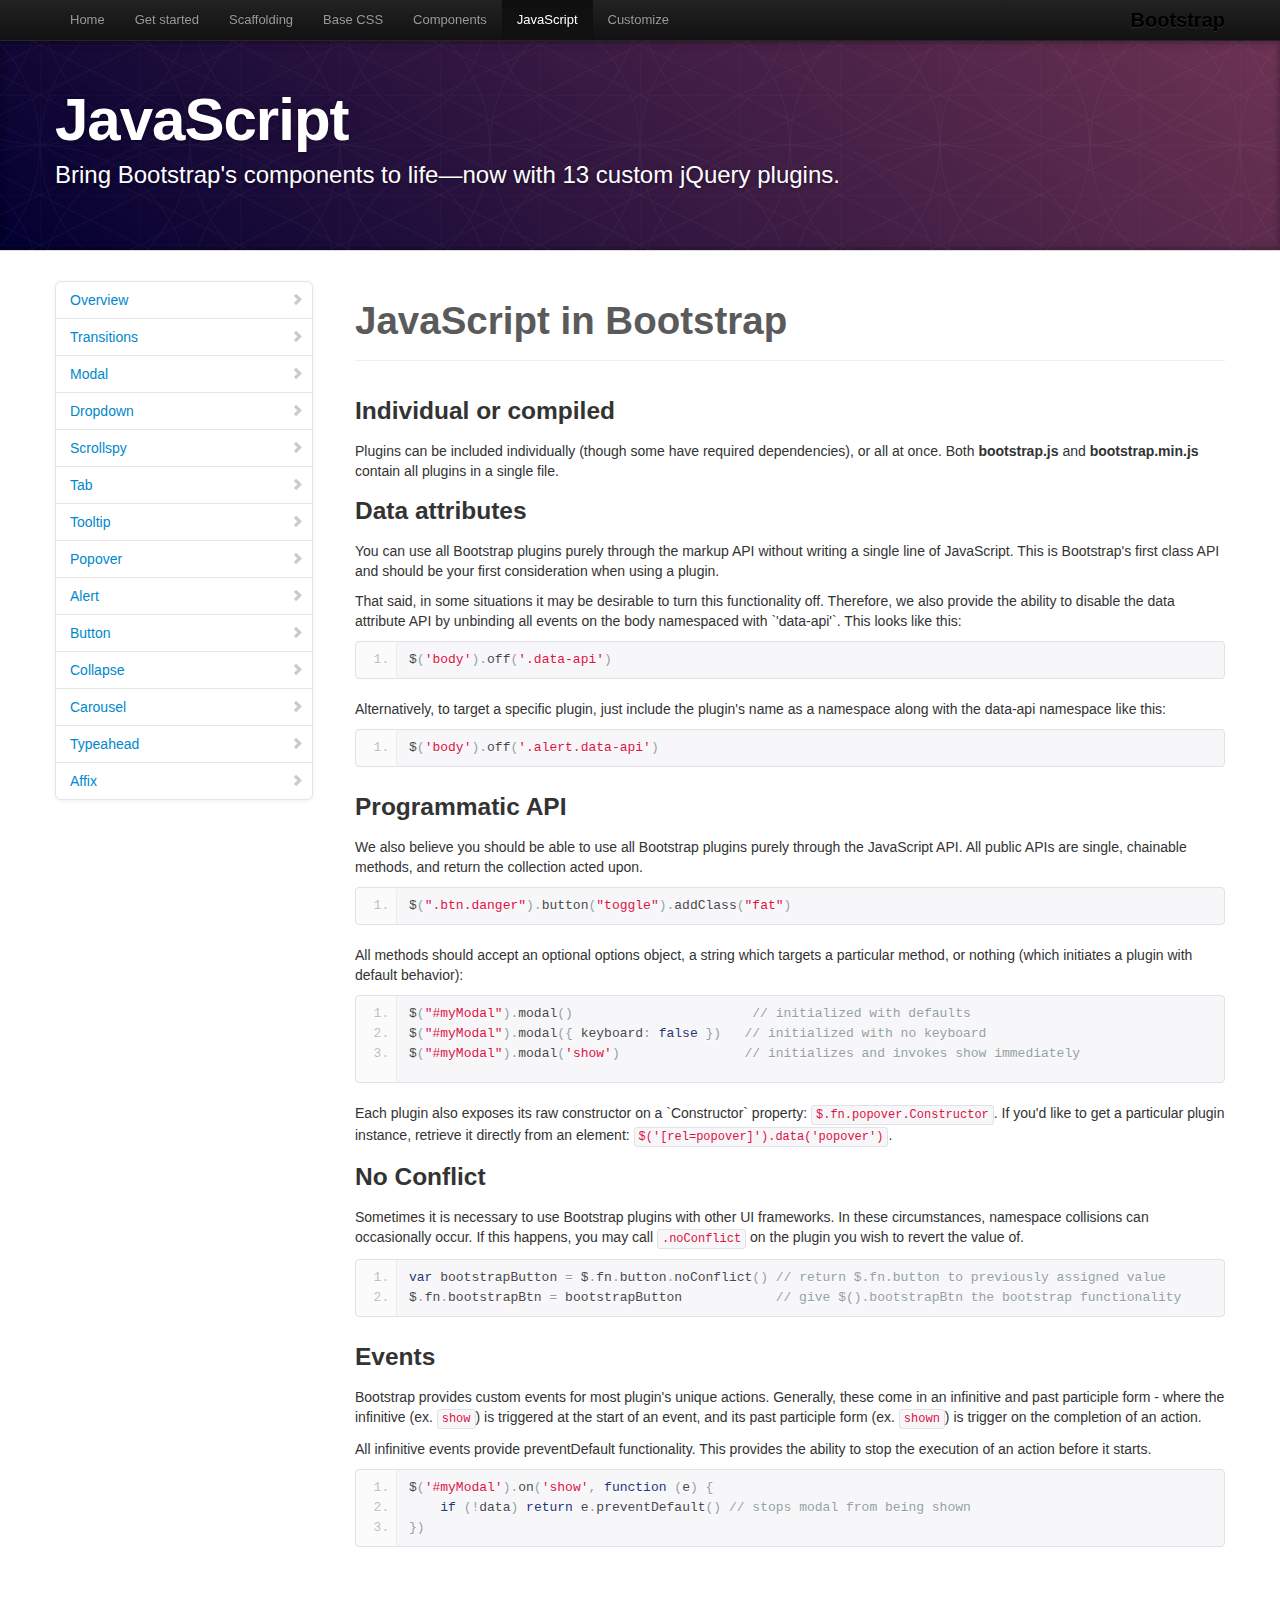
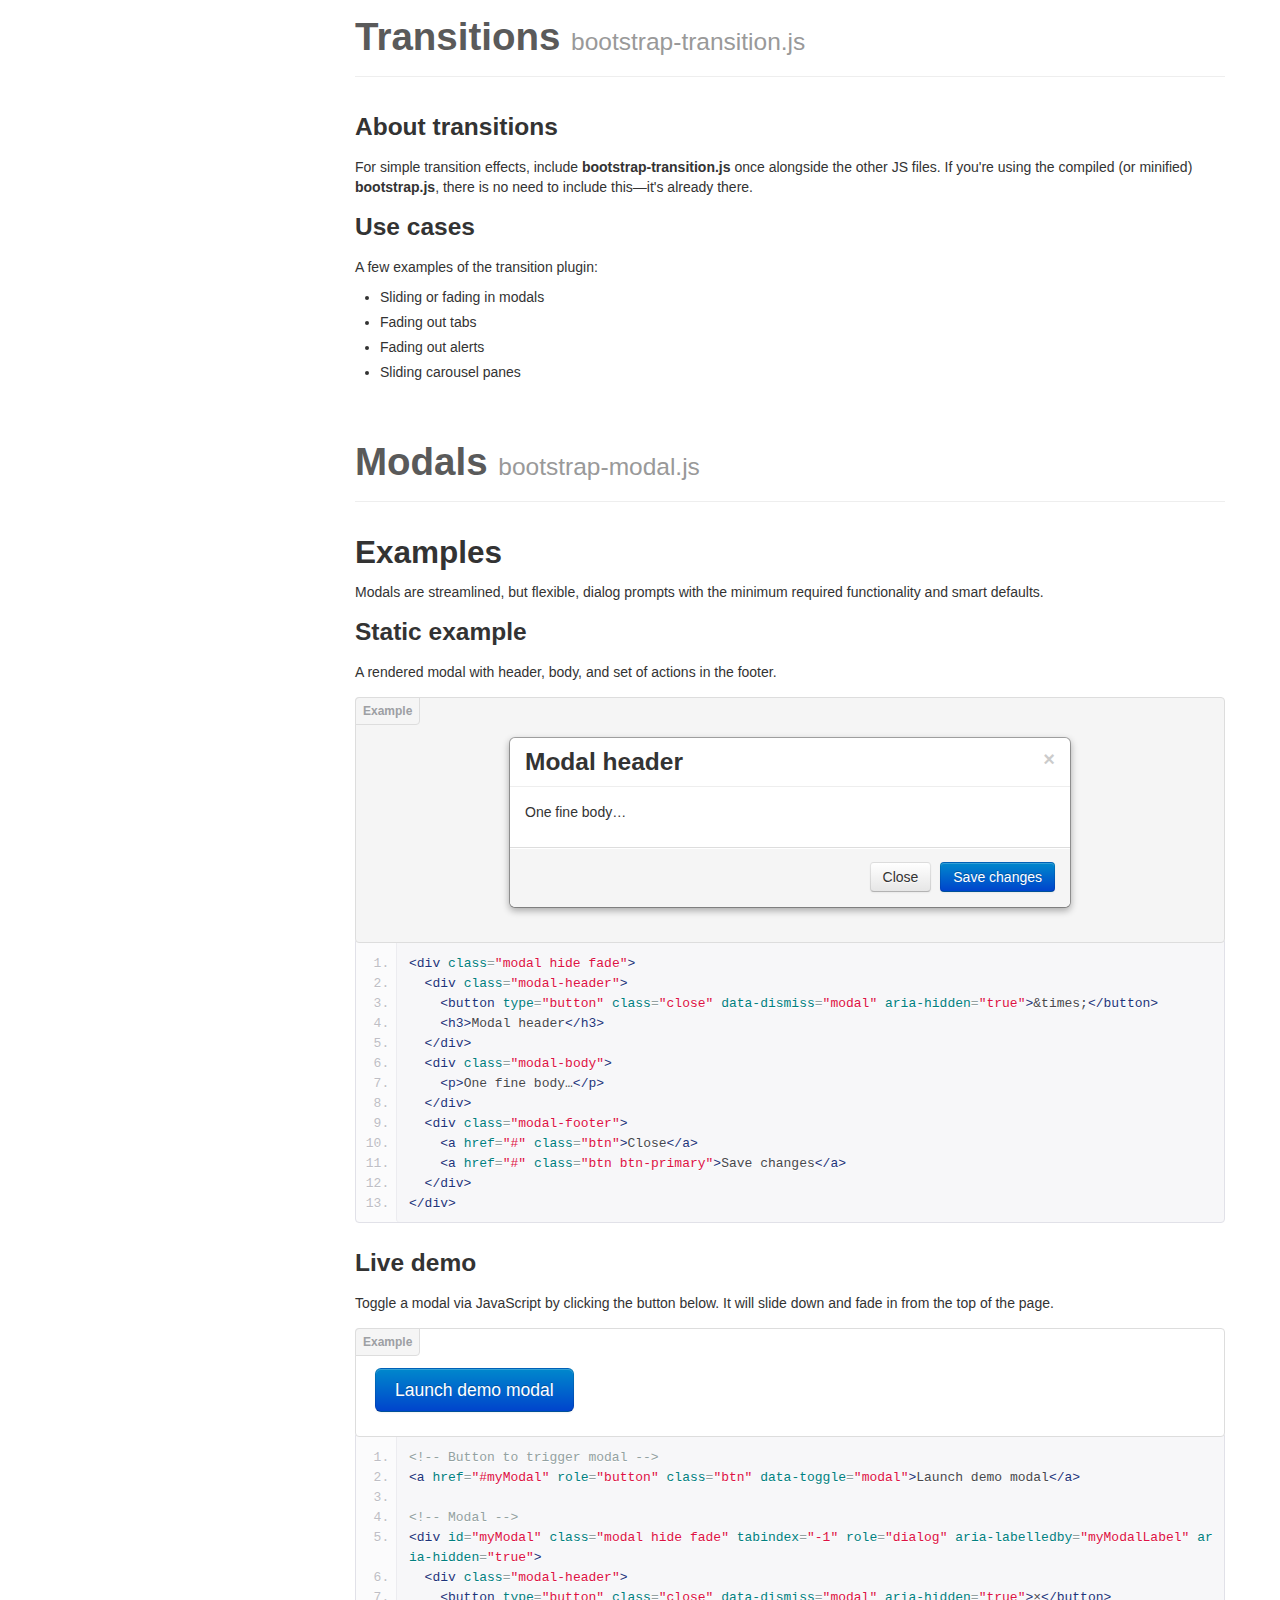
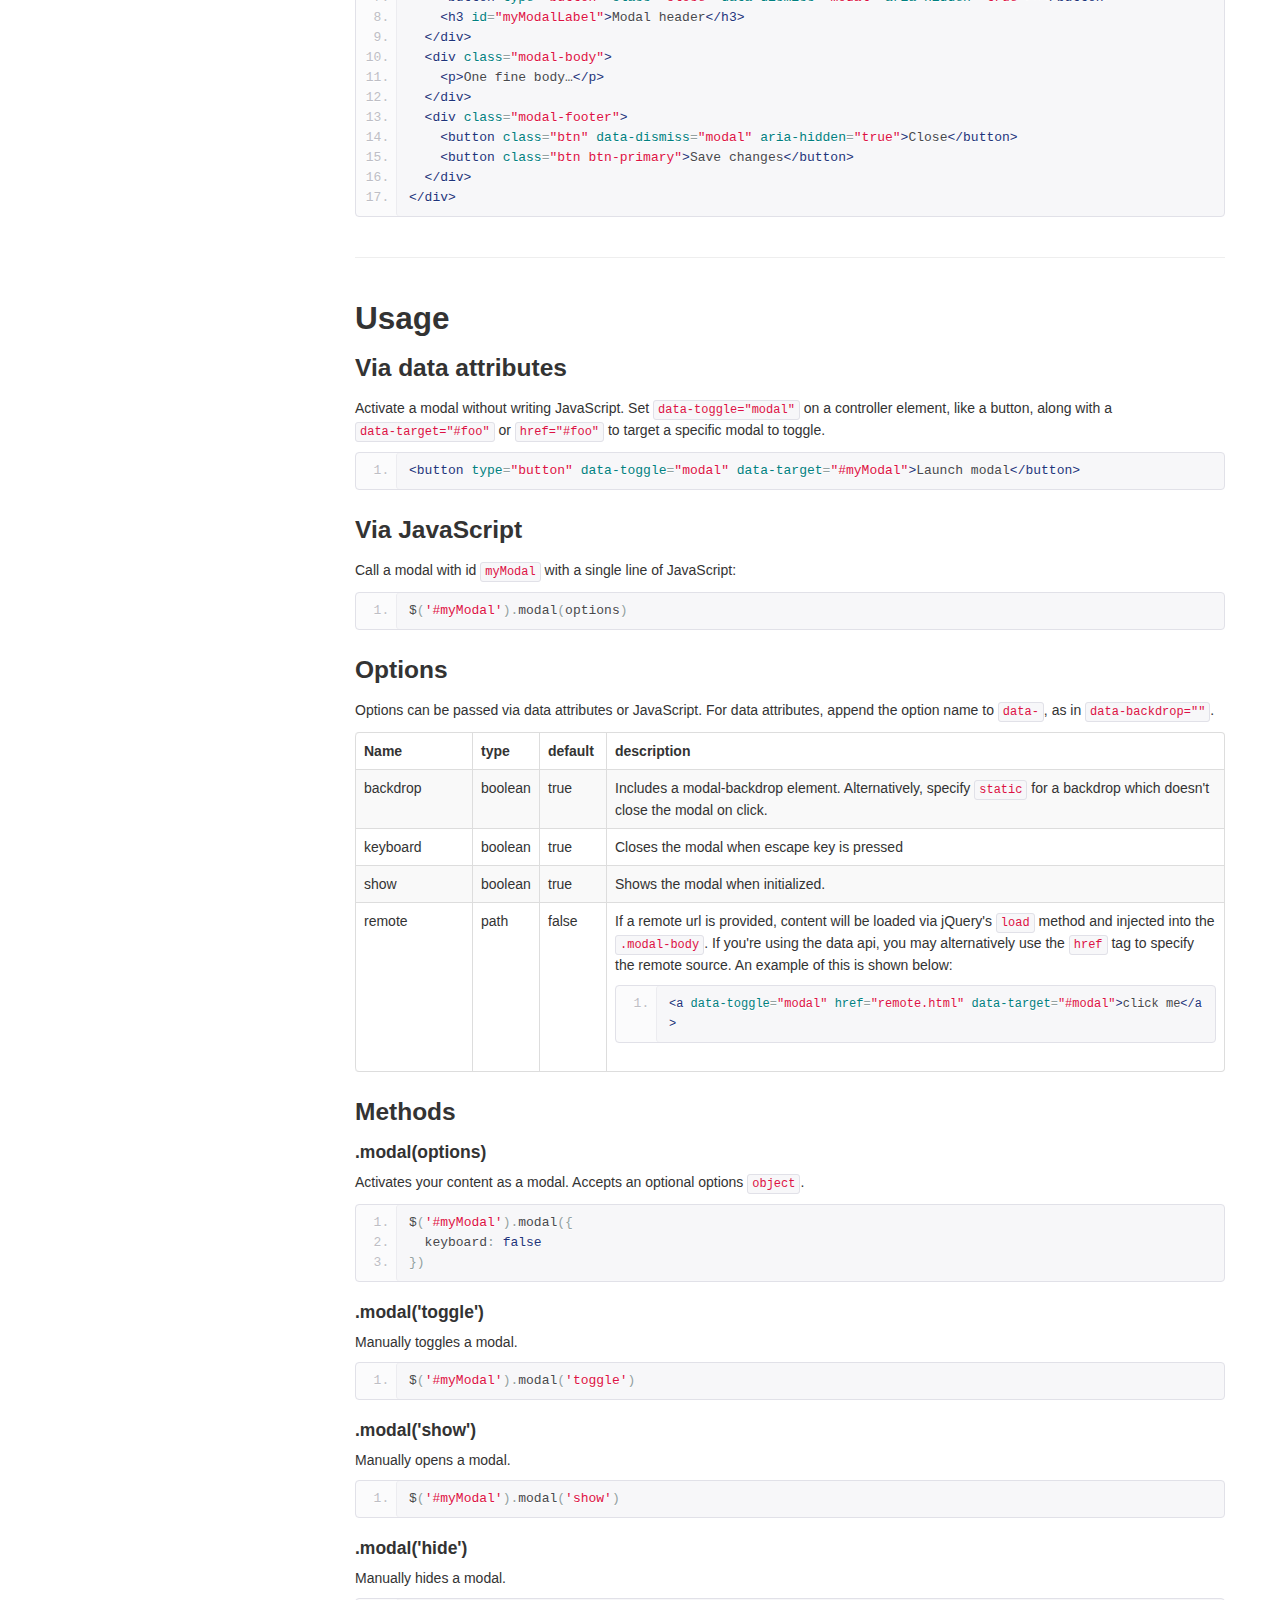
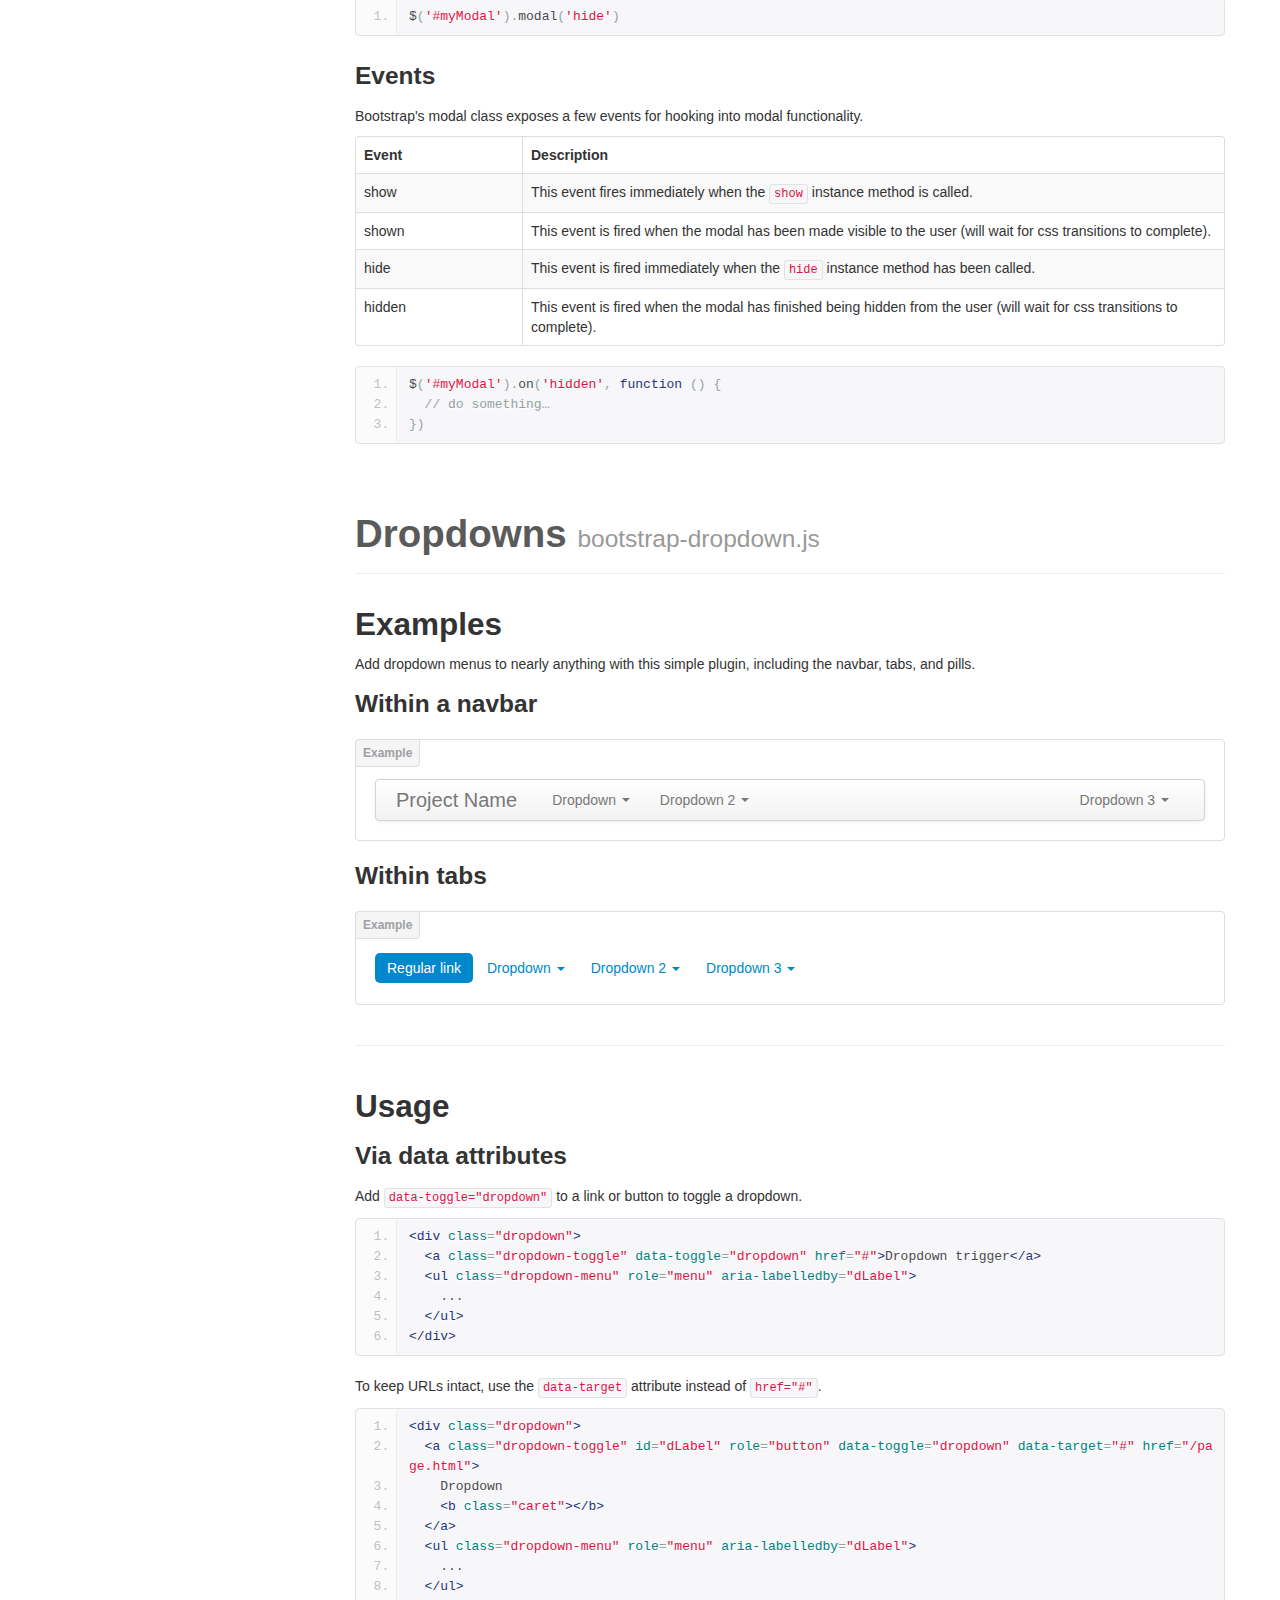
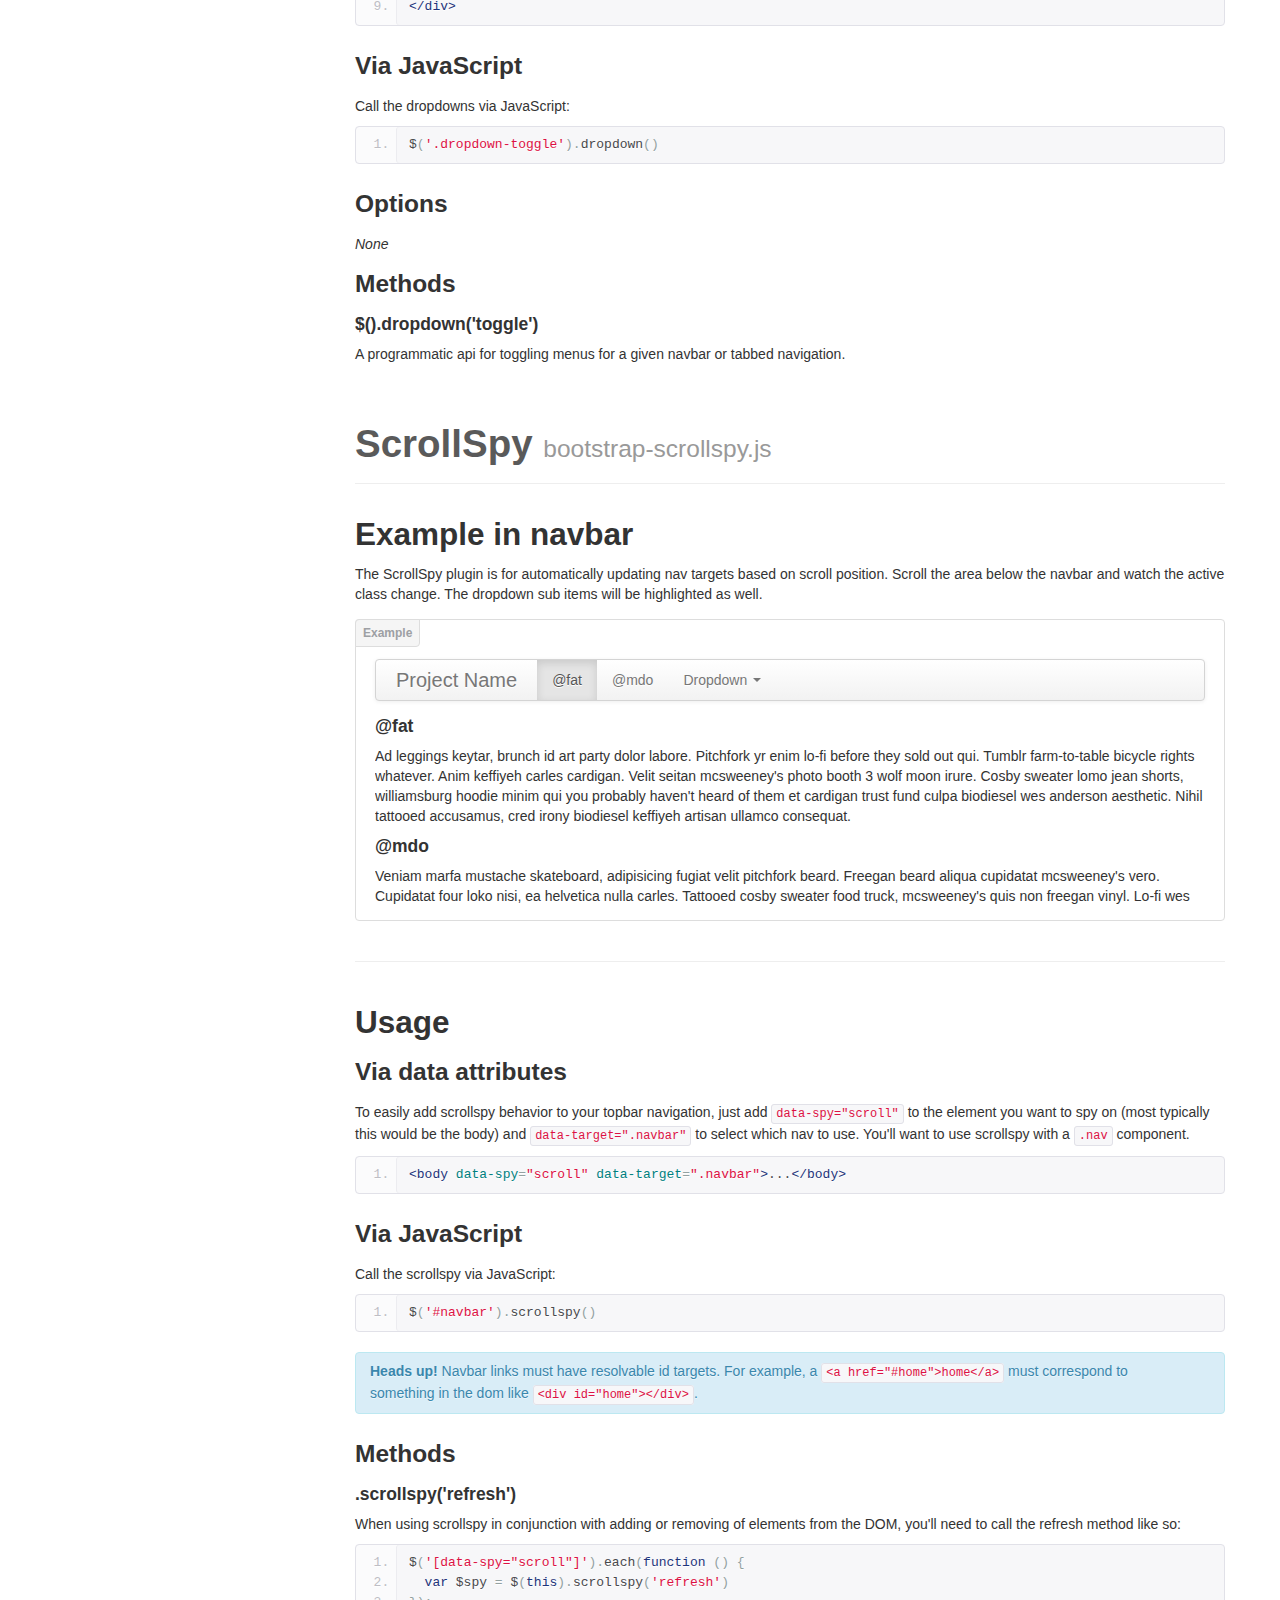
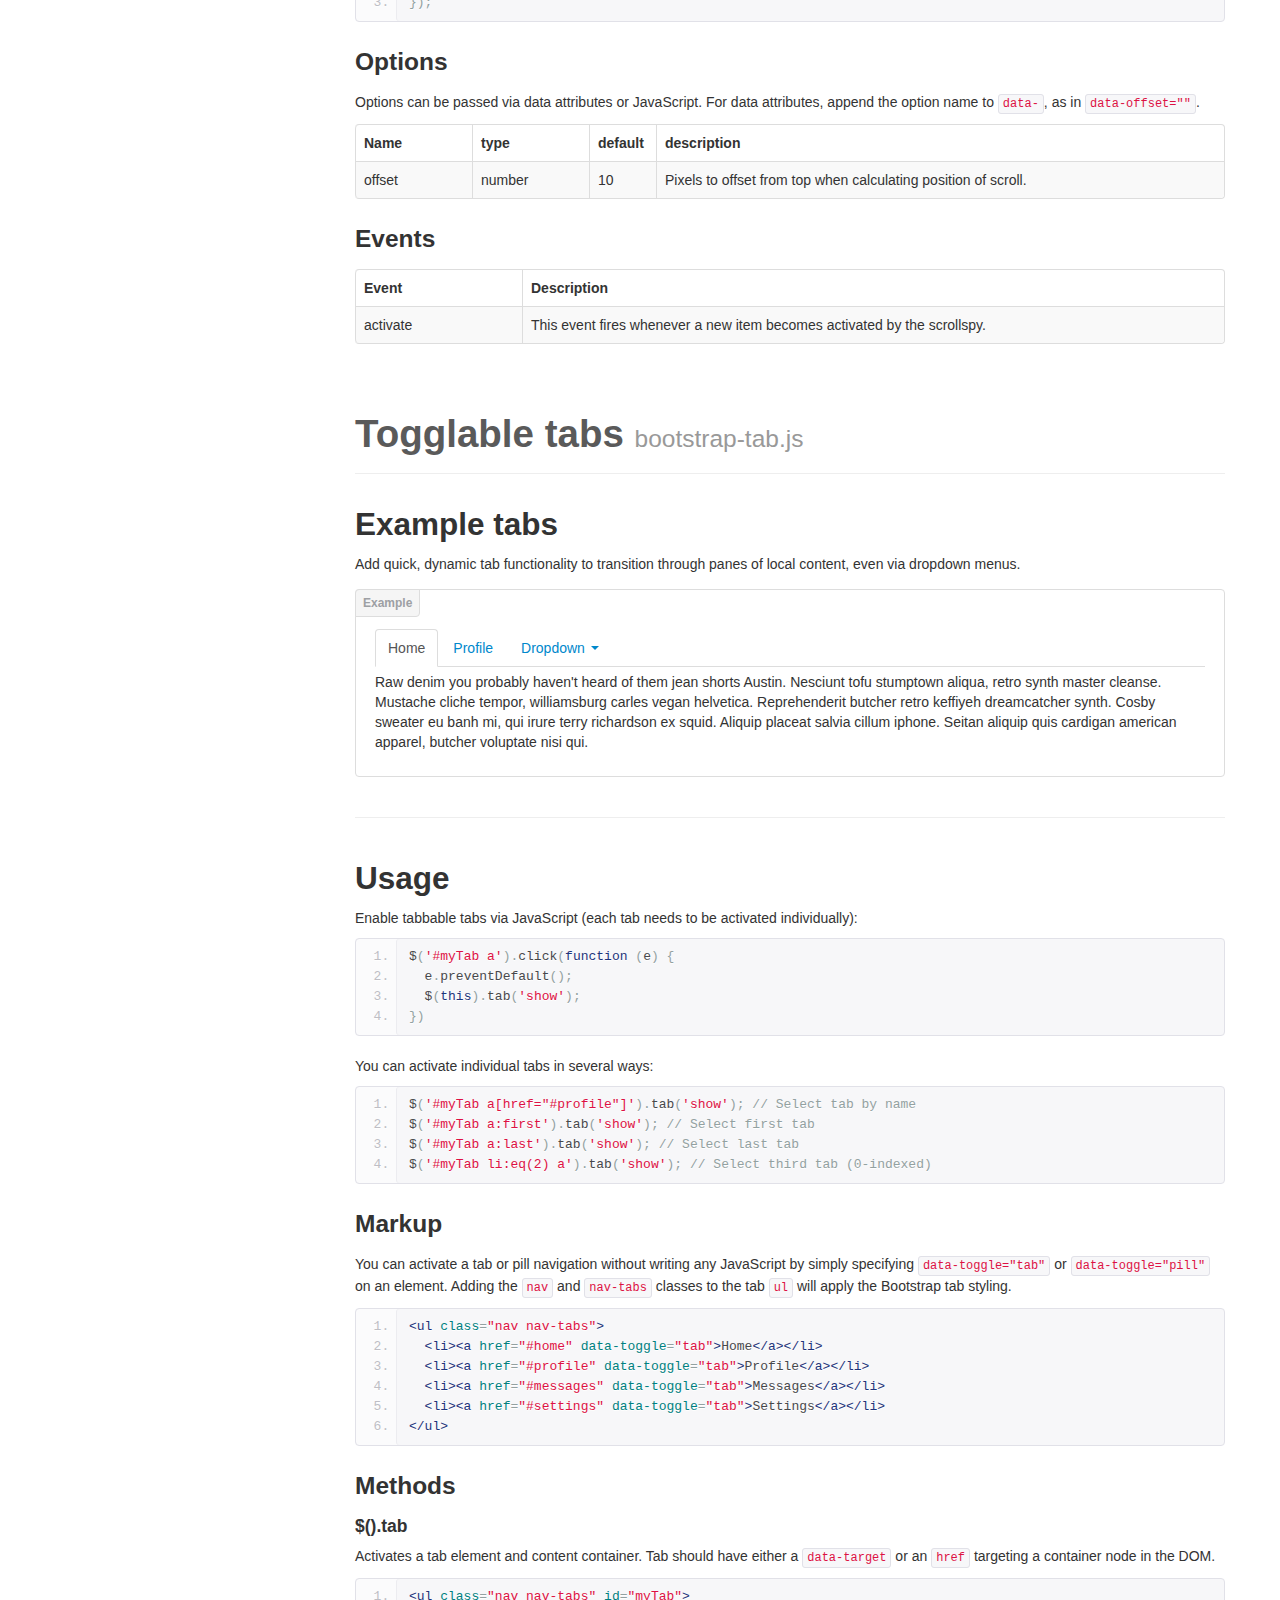
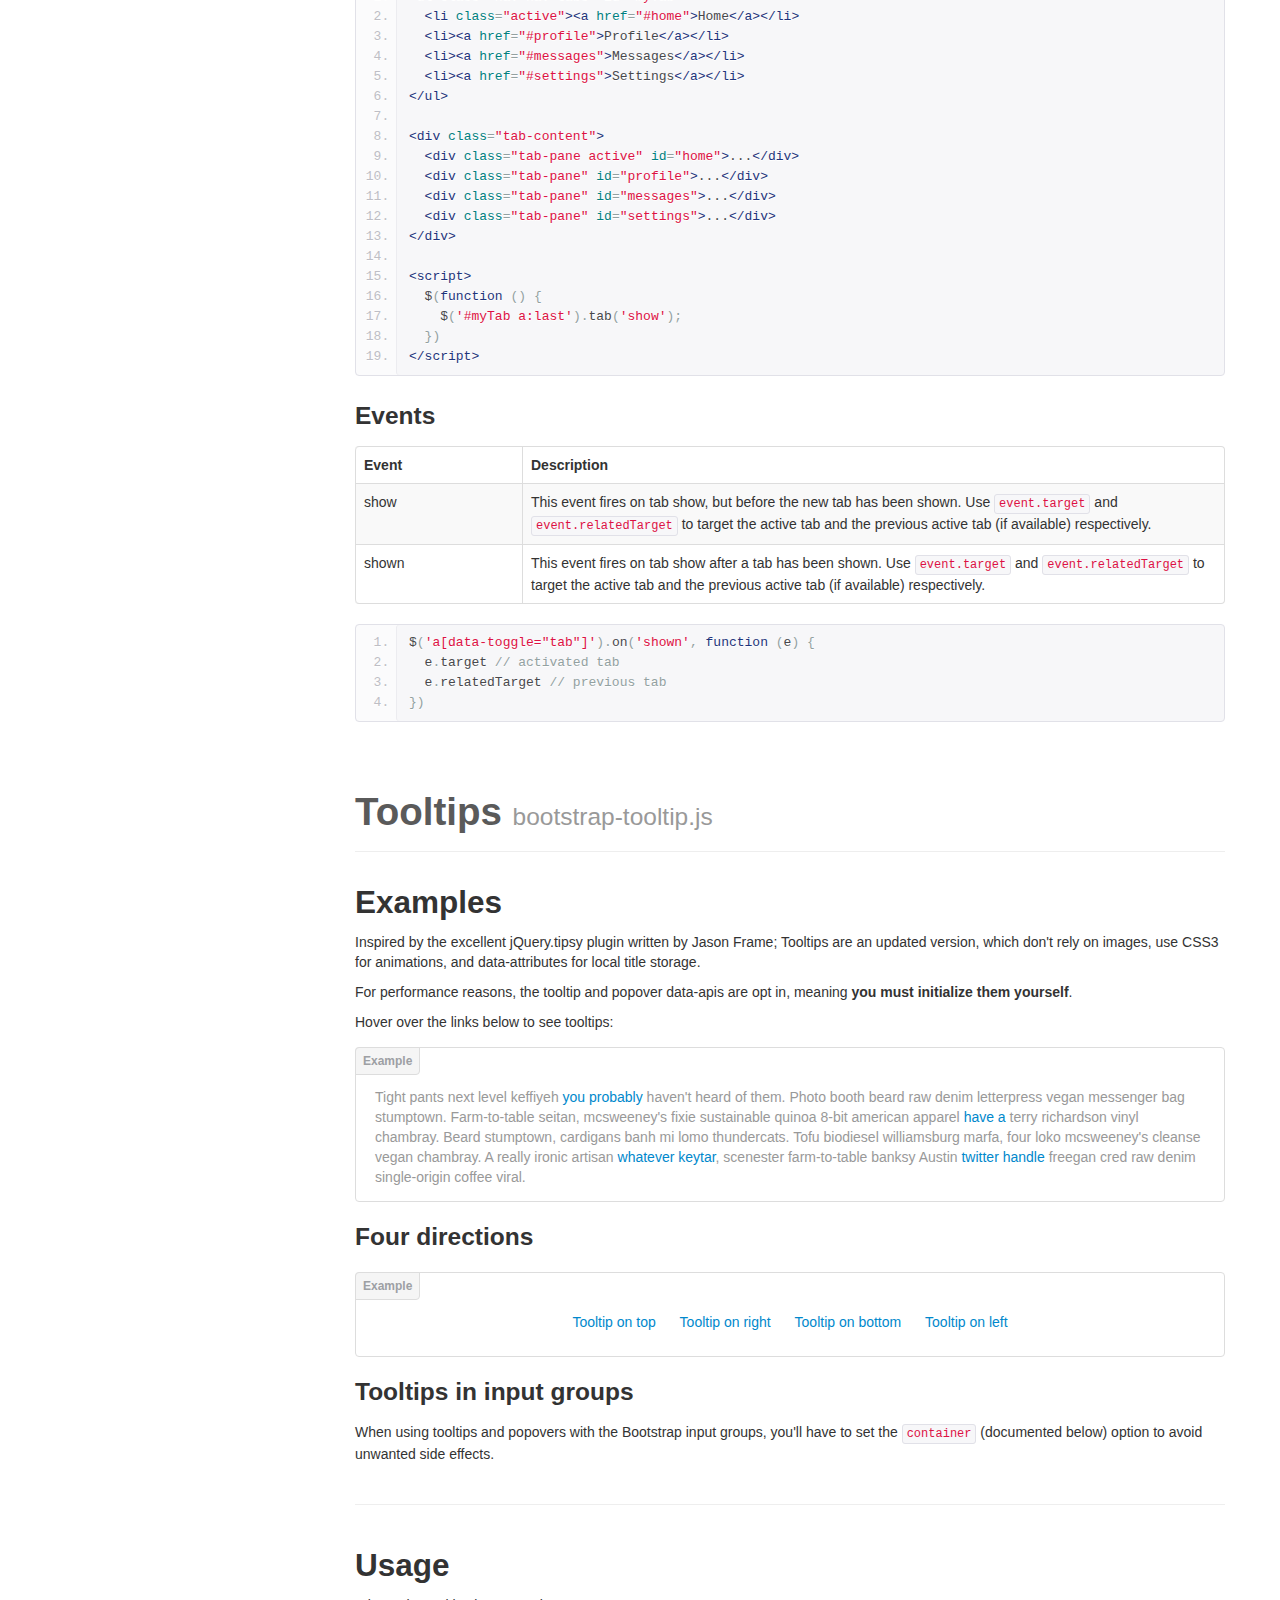
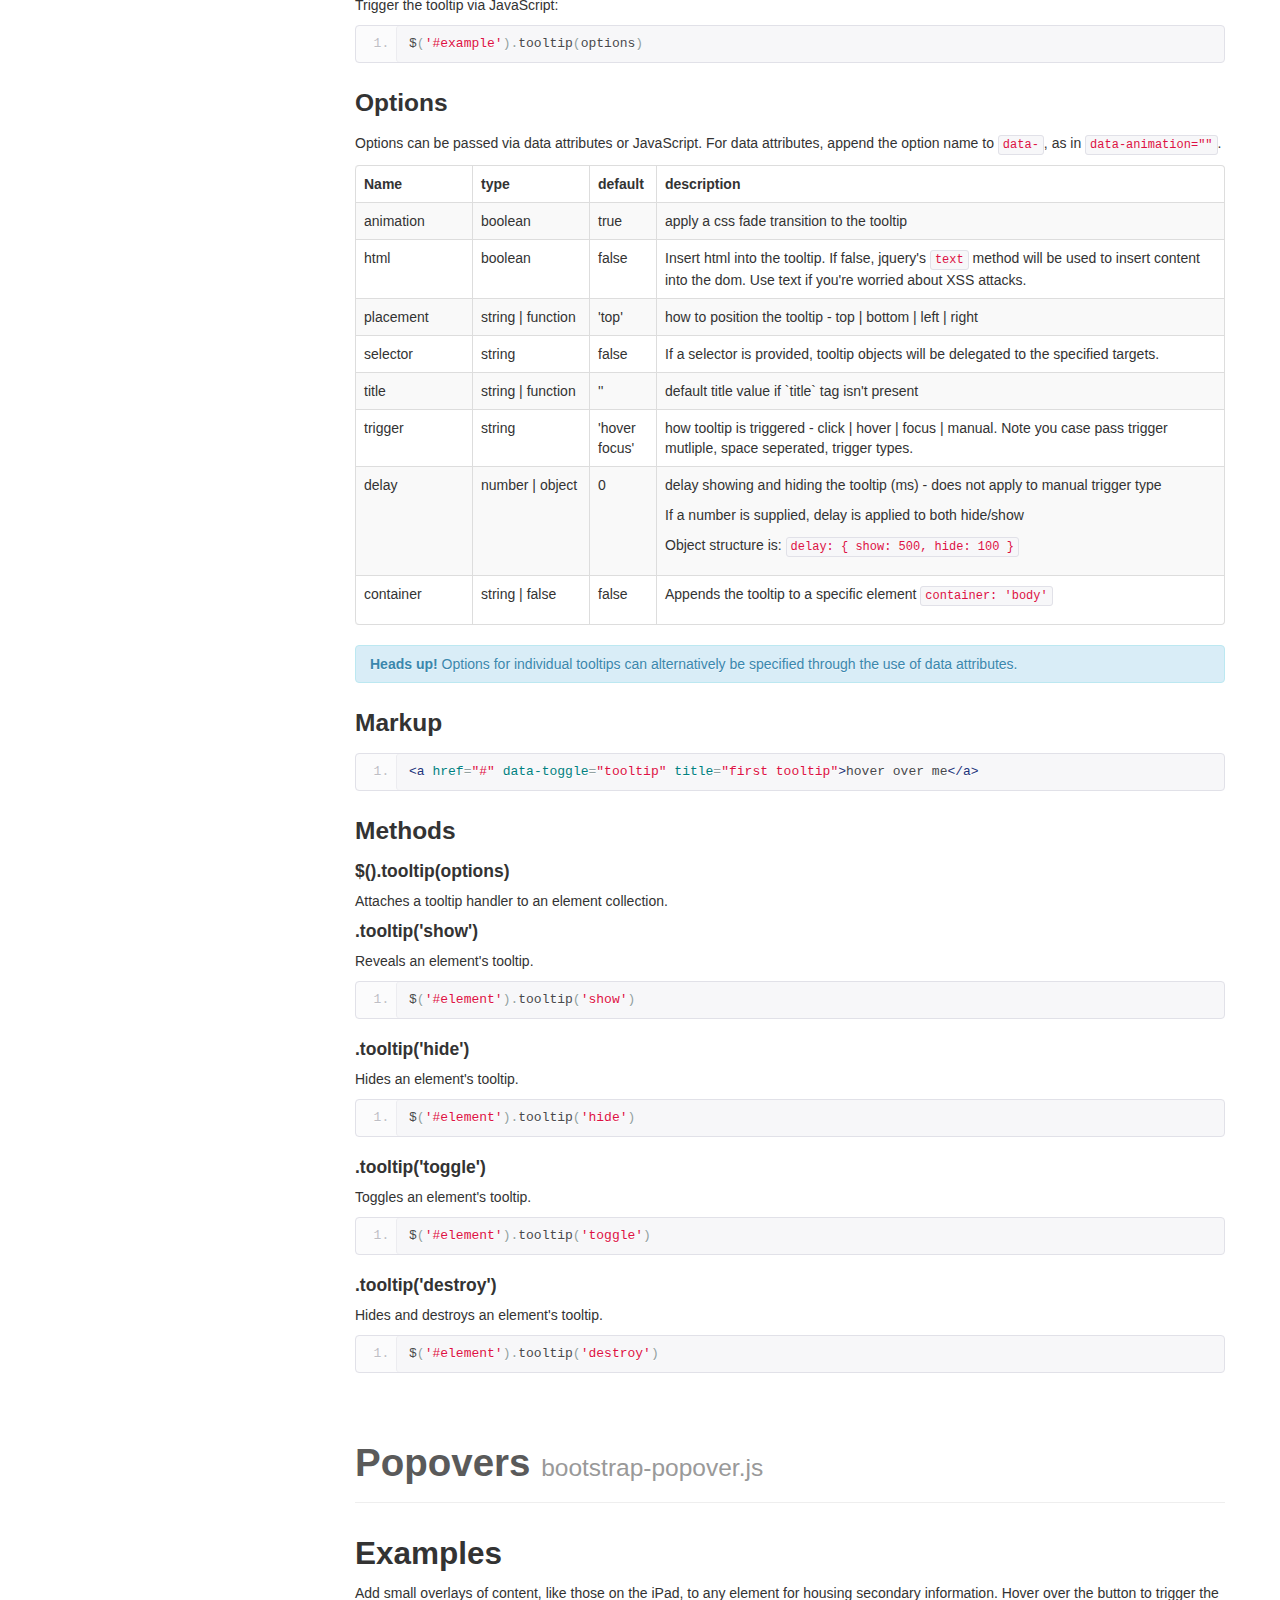
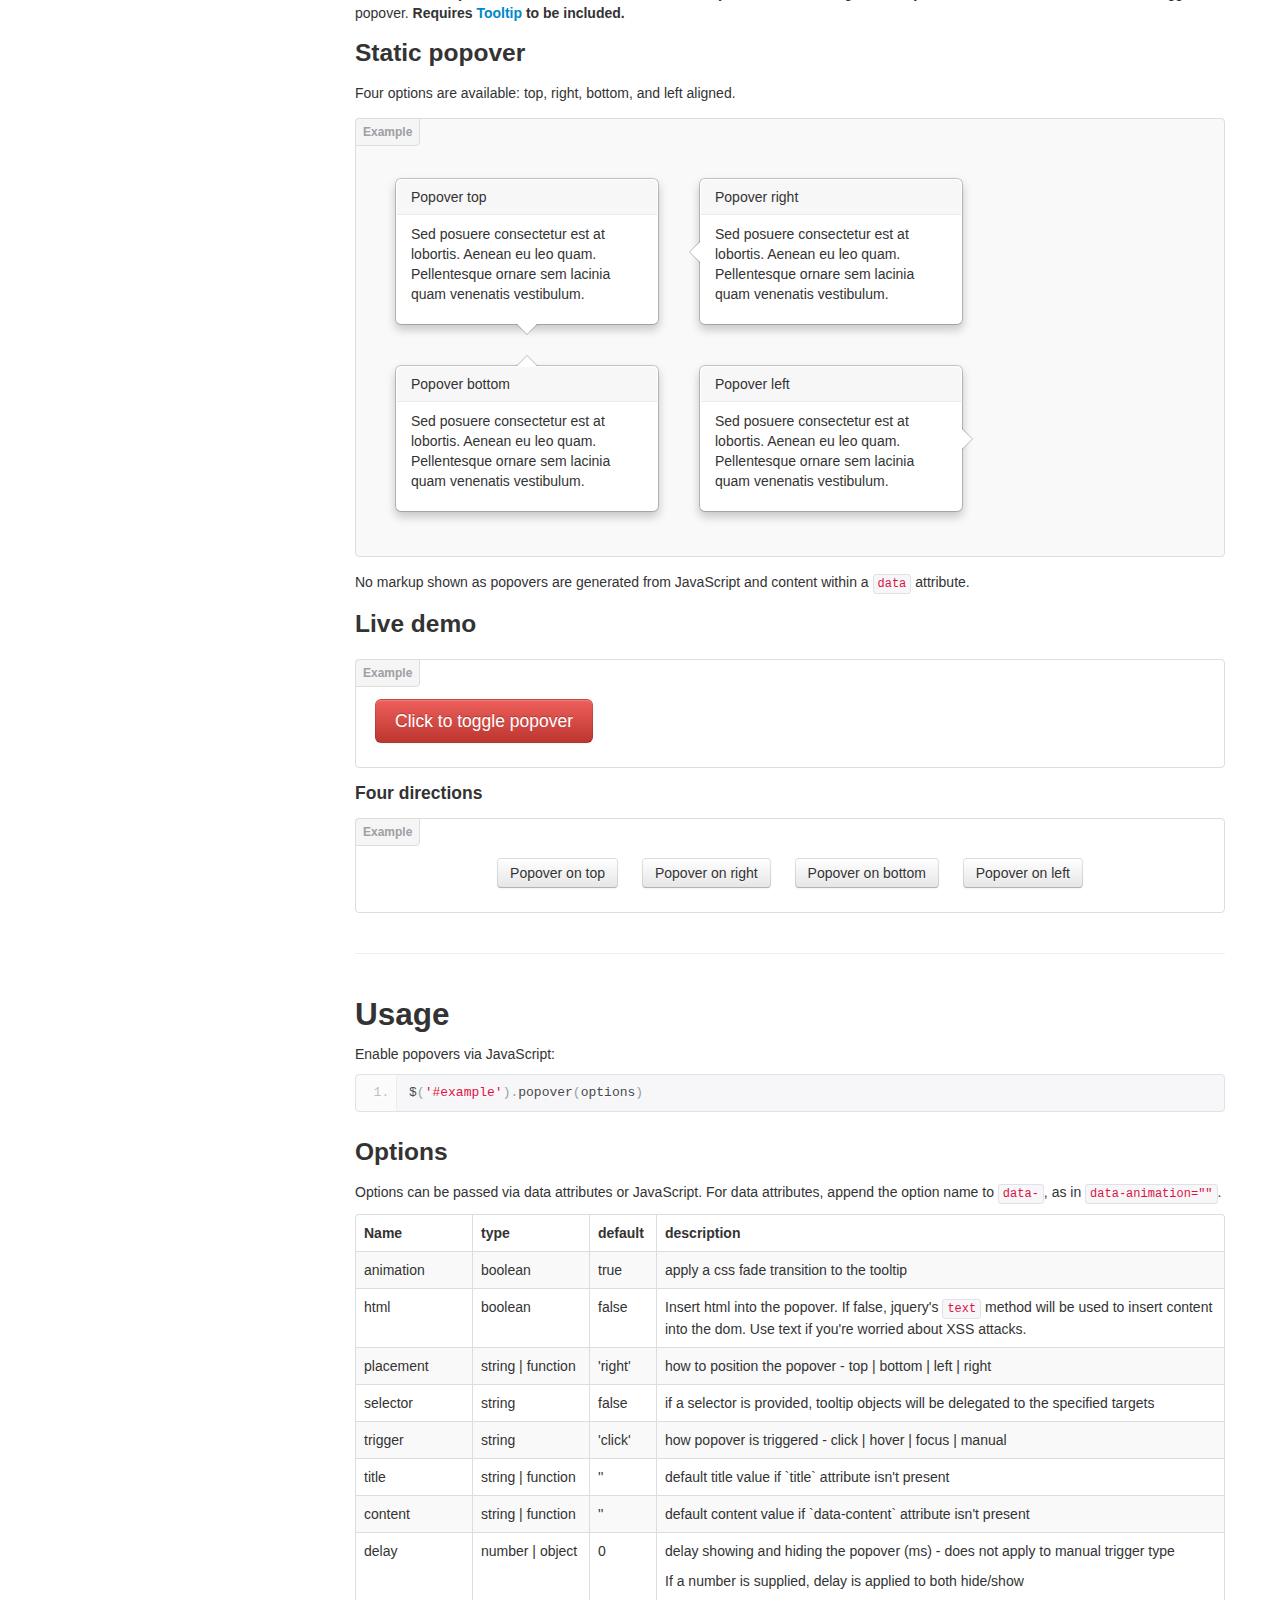
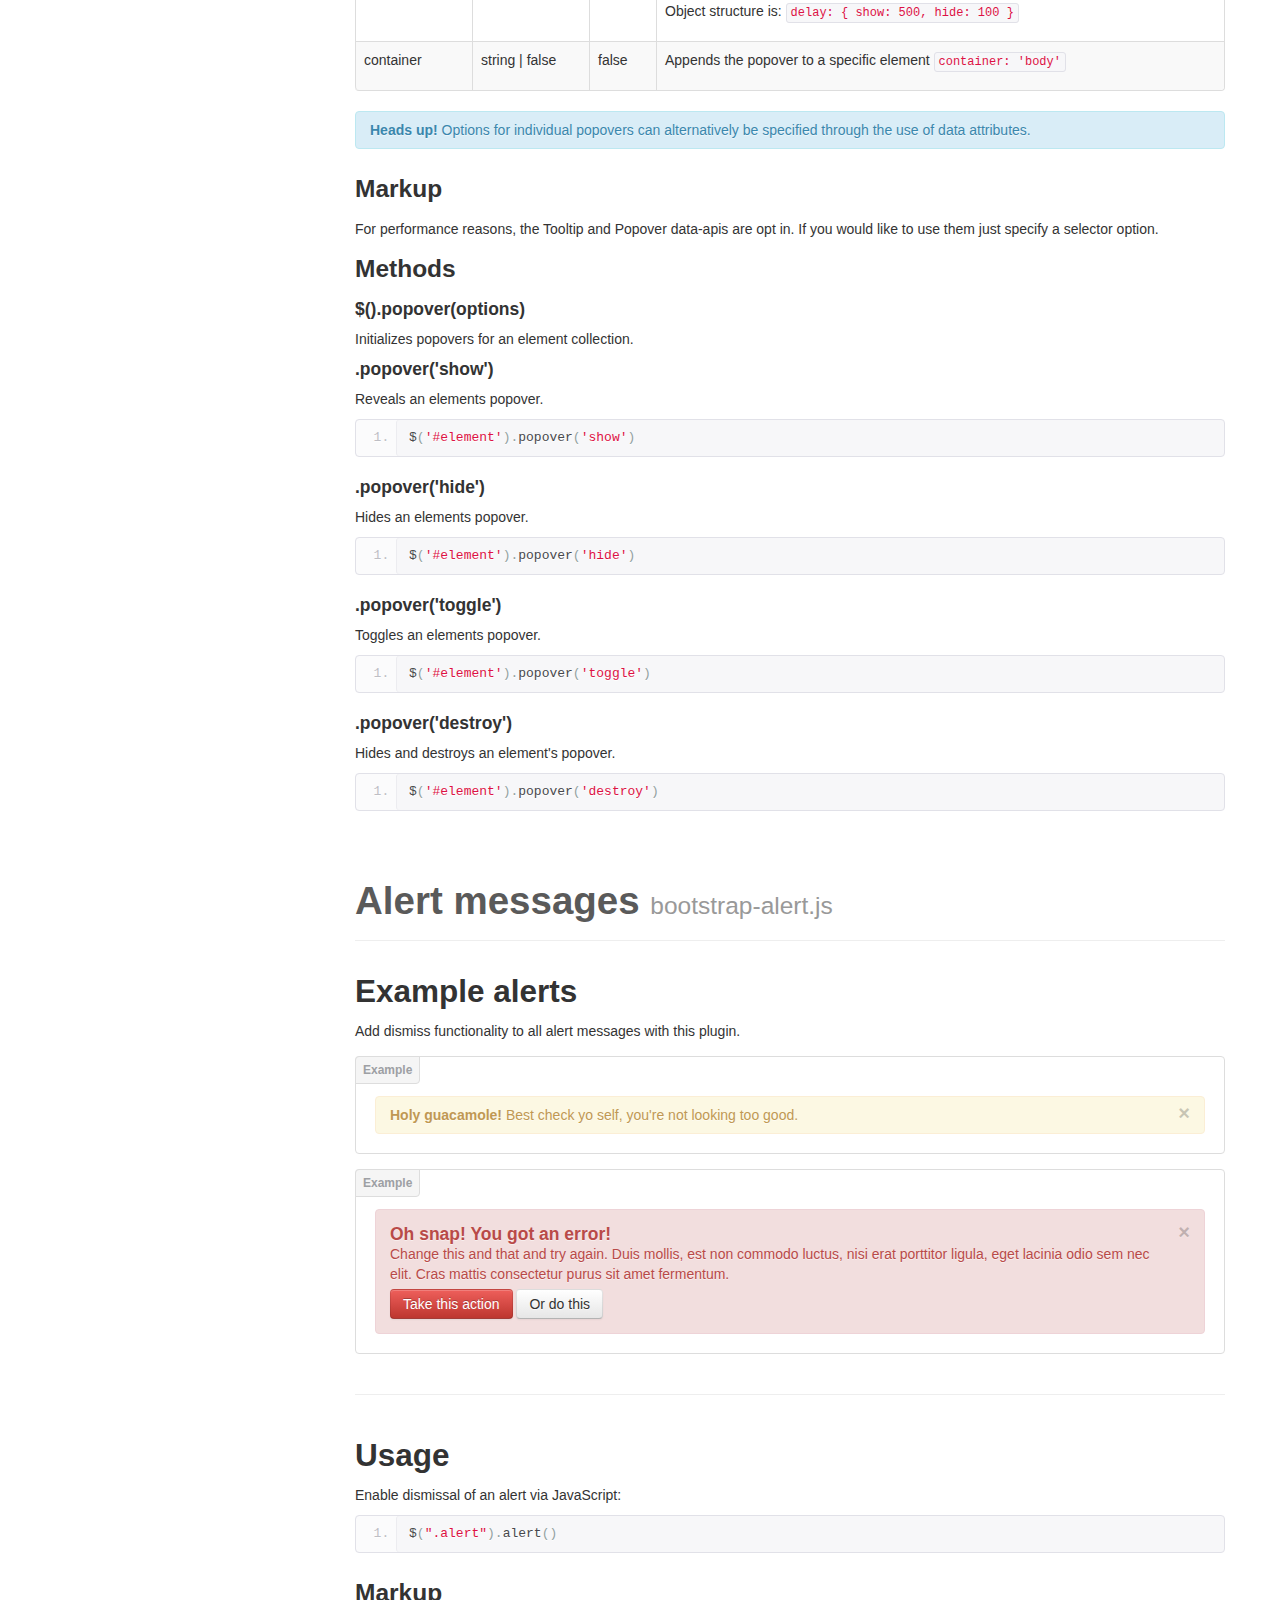
<file: docs/javascript.html>
<!DOCTYPE html>
<html lang="en">
  <head>
    <meta charset="utf-8">
    <title>Javascript · Bootstrap</title>
    <meta name="viewport" content="width=device-width, initial-scale=1.0">
    <meta name="description" content="">
    <meta name="author" content="">

    <!-- Le styles -->
    <link href="assets/css/bootstrap.css" rel="stylesheet">
    <link href="assets/css/bootstrap-responsive.css" rel="stylesheet">
    <link href="assets/css/docs.css" rel="stylesheet">
    <link href="assets/js/google-code-prettify/prettify.css" rel="stylesheet">

    <!-- Le HTML5 shim, for IE6-8 support of HTML5 elements -->
    <!--[if lt IE 9]>
      <script src="assets/js/html5shiv.js"></script>
    <![endif]-->

    <!-- Le fav and touch icons -->
    <link rel="apple-touch-icon-precomposed" sizes="144x144" href="assets/ico/apple-touch-icon-144-precomposed.png">
    <link rel="apple-touch-icon-precomposed" sizes="114x114" href="assets/ico/apple-touch-icon-114-precomposed.png">
      <link rel="apple-touch-icon-precomposed" sizes="72x72" href="assets/ico/apple-touch-icon-72-precomposed.png">
                    <link rel="apple-touch-icon-precomposed" href="assets/ico/apple-touch-icon-57-precomposed.png">
                                   <link rel="shortcut icon" href="assets/ico/favicon.png">

  </head>

  <body data-spy="scroll" data-target=".bs-docs-sidebar">

    <!-- Navbar
    ================================================== -->
    <div class="navbar navbar-inverse navbar-fixed-top">
      <div class="navbar-inner">
        <div class="container">
          <button type="button" class="btn btn-navbar" data-toggle="collapse" data-target=".nav-collapse">
            <span class="icon-bar"></span>
            <span class="icon-bar"></span>
            <span class="icon-bar"></span>
          </button>
          <a class="brand" href="./index.html">Bootstrap</a>
          <div class="nav-collapse collapse">
            <ul class="nav">
              <li class="">
                <a href="./index.html">Home</a>
              </li>
              <li class="">
                <a href="./getting-started.html">Get started</a>
              </li>
              <li class="">
                <a href="./scaffolding.html">Scaffolding</a>
              </li>
              <li class="">
                <a href="./base-css.html">Base CSS</a>
              </li>
              <li class="">
                <a href="./components.html">Components</a>
              </li>
              <li class="active">
                <a href="./javascript.html">JavaScript</a>
              </li>
              <li class="">
                <a href="./customize.html">Customize</a>
              </li>
            </ul>
          </div>
        </div>
      </div>
    </div>

<!-- Subhead
================================================== -->
<header class="jumbotron subhead">
  <div class="container">
    <h1>JavaScript</h1>
    <p class="lead">Bring Bootstrap's components to life&mdash;now with 13 custom jQuery plugins.
  </div>
</header>

  <div class="container">

    <!-- Docs nav
    ================================================== -->
    <div class="row">
      <div class="span3 bs-docs-sidebar">
        <ul class="nav nav-list bs-docs-sidenav">
          <li><a href="#overview"><i class="icon-chevron-right"></i> Overview</a></li>
          <li><a href="#transitions"><i class="icon-chevron-right"></i> Transitions</a></li>
          <li><a href="#modals"><i class="icon-chevron-right"></i> Modal</a></li>
          <li><a href="#dropdowns"><i class="icon-chevron-right"></i> Dropdown</a></li>
          <li><a href="#scrollspy"><i class="icon-chevron-right"></i> Scrollspy</a></li>
          <li><a href="#tabs"><i class="icon-chevron-right"></i> Tab</a></li>
          <li><a href="#tooltips"><i class="icon-chevron-right"></i> Tooltip</a></li>
          <li><a href="#popovers"><i class="icon-chevron-right"></i> Popover</a></li>
          <li><a href="#alerts"><i class="icon-chevron-right"></i> Alert</a></li>
          <li><a href="#buttons"><i class="icon-chevron-right"></i> Button</a></li>
          <li><a href="#collapse"><i class="icon-chevron-right"></i> Collapse</a></li>
          <li><a href="#carousel"><i class="icon-chevron-right"></i> Carousel</a></li>
          <li><a href="#typeahead"><i class="icon-chevron-right"></i> Typeahead</a></li>
          <li><a href="#affix"><i class="icon-chevron-right"></i> Affix</a></li>
        </ul>
      </div>
      <div class="span9">


        <!-- Overview
        ================================================== -->
        <section id="overview">
          <div class="page-header">
            <h1>JavaScript in Bootstrap</h1>
          </div>

          <h3>Individual or compiled</h3>
          <p>Plugins can be included individually (though some have required dependencies), or all at once. Both <strong>bootstrap.js</strong> and <strong>bootstrap.min.js</strong> contain all plugins in a single file.</p>

          <h3>Data attributes</h3>
          <p>You can use all Bootstrap plugins purely through the markup API without writing a single line of JavaScript. This is Bootstrap's first class API and should be your first consideration when using a plugin.</p>

          <p>That said, in some situations it may be desirable to turn this functionality off. Therefore, we also provide the ability to disable the data attribute API by unbinding all events on the body namespaced with `'data-api'`. This looks like this:
          <pre class="prettyprint linenums">$('body').off('.data-api')</pre>

          <p>Alternatively, to target a specific plugin, just include the plugin's name as a namespace along with the data-api namespace like this:</p>
          <pre class="prettyprint linenums">$('body').off('.alert.data-api')</pre>

          <h3>Programmatic API</h3>
          <p>We also believe you should be able to use all Bootstrap plugins purely through the JavaScript API. All public APIs are single, chainable methods, and return the collection acted upon.</p>
          <pre class="prettyprint linenums">$(".btn.danger").button("toggle").addClass("fat")</pre>
          <p>All methods should accept an optional options object, a string which targets a particular method, or nothing (which initiates a plugin with default behavior):</p>
<pre class="prettyprint linenums">
$("#myModal").modal()                       // initialized with defaults
$("#myModal").modal({ keyboard: false })   // initialized with no keyboard
$("#myModal").modal('show')                // initializes and invokes show immediately</p>
</pre>
          <p>Each plugin also exposes its raw constructor on a `Constructor` property: <code>$.fn.popover.Constructor</code>. If you'd like to get a particular plugin instance, retrieve it directly from an element: <code>$('[rel=popover]').data('popover')</code>.</p>

          <h3>No Conflict</h3>
          <p>Sometimes it is necessary to use Bootstrap plugins with other UI frameworks. In these circumstances,  namespace collisions can occasionally occur. If this happens, you may call <code>.noConflict</code> on the plugin you wish to revert the value of.</p>

<pre class="prettyprint linenums">
var bootstrapButton = $.fn.button.noConflict() // return $.fn.button to previously assigned value
$.fn.bootstrapBtn = bootstrapButton            // give $().bootstrapBtn the bootstrap functionality
</pre>

          <h3>Events</h3>
          <p>Bootstrap provides custom events for most plugin's unique actions. Generally, these come in an infinitive and past participle form - where the infinitive (ex. <code>show</code>) is triggered at the start of an event, and its past participle form (ex. <code>shown</code>) is trigger on the completion of an action.</p>
          <p>All infinitive events provide preventDefault functionality. This provides the ability to stop the execution of an action before it starts.</p>
<pre class="prettyprint linenums">
$('#myModal').on('show', function (e) {
    if (!data) return e.preventDefault() // stops modal from being shown
})
</pre>
        </section>



        <!-- Transitions
        ================================================== -->
        <section id="transitions">
          <div class="page-header">
            <h1>Transitions <small>bootstrap-transition.js</small></h1>
          </div>
          <h3>About transitions</h3>
          <p>For simple transition effects, include <strong>bootstrap-transition.js</strong> once alongside the other JS files. If you're using the compiled (or minified) <strong>bootstrap.js</strong>, there is no need to include this&mdash;it's already there.</p>
          <h3>Use cases</h3>
          <p>A few examples of the transition plugin:</p>
          <ul>
            <li>Sliding or fading in modals</li>
            <li>Fading out tabs</li>
            <li>Fading out alerts</li>
            <li>Sliding carousel panes</li>
          </ul>

        </section>



        <!-- Modal
        ================================================== -->
        <section id="modals">
          <div class="page-header">
            <h1>Modals <small>bootstrap-modal.js</small></h1>
          </div>


          <h2>Examples</h2>
          <p>Modals are streamlined, but flexible, dialog prompts with the minimum required functionality and smart defaults.</p>

          <h3>Static example</h3>
          <p>A rendered modal with header, body, and set of actions in the footer.</p>
          <div class="bs-docs-example" style="background-color: #f5f5f5;">
            <div class="modal" style="position: relative; top: auto; left: auto; right: auto; margin: 0 auto 20px; z-index: 1; max-width: 100%;">
              <div class="modal-header">
                <button type="button" class="close" data-dismiss="modal" aria-hidden="true">&times;</button>
                <h3>Modal header</h3>
              </div>
              <div class="modal-body">
                <p>One fine body&hellip;</p>
              </div>
              <div class="modal-footer">
                <a href="#" class="btn">Close</a>
                <a href="#" class="btn btn-primary">Save changes</a>
              </div>
            </div>
          </div>
<pre class="prettyprint linenums">
&lt;div class="modal hide fade"&gt;
  &lt;div class="modal-header"&gt;
    &lt;button type="button" class="close" data-dismiss="modal" aria-hidden="true"&gt;&amp;times;&lt;/button&gt;
    &lt;h3&gt;Modal header&lt;/h3&gt;
  &lt;/div&gt;
  &lt;div class="modal-body"&gt;
    &lt;p&gt;One fine body&hellip;&lt;/p&gt;
  &lt;/div&gt;
  &lt;div class="modal-footer"&gt;
    &lt;a href="#" class="btn"&gt;Close&lt;/a&gt;
    &lt;a href="#" class="btn btn-primary"&gt;Save changes&lt;/a&gt;
  &lt;/div&gt;
&lt;/div&gt;
</pre>

          <h3>Live demo</h3>
          <p>Toggle a modal via JavaScript by clicking the button below. It will slide down and fade in from the top of the page.</p>
          <!-- sample modal content -->
          <div id="myModal" class="modal hide fade" tabindex="-1" role="dialog" aria-labelledby="myModalLabel" aria-hidden="true">
            <div class="modal-header">
              <button type="button" class="close" data-dismiss="modal" aria-hidden="true">&times;</button>
              <h3 id="myModalLabel">Modal Heading</h3>
            </div>
            <div class="modal-body">
              <h4>Text in a modal</h4>
              <p>Duis mollis, est non commodo luctus, nisi erat porttitor ligula, eget lacinia odio sem.</p>

              <h4>Popover in a modal</h4>
              <p>This <a href="#" role="button" class="btn popover-test" title="A Title" data-content="And here's some amazing content. It's very engaging. right?">button</a> should trigger a popover on click.</p>

              <h4>Tooltips in a modal</h4>
              <p><a href="#" class="tooltip-test" title="Tooltip">This link</a> and <a href="#" class="tooltip-test" title="Tooltip">that link</a> should have tooltips on hover.</p>

              <hr>

              <h4>Overflowing text to show optional scrollbar</h4>
              <p>We set a fixed <code>max-height</code> on the <code>.modal-body</code>. Watch it overflow with all this extra lorem ipsum text we've included.</p>
              <p>Cras mattis consectetur purus sit amet fermentum. Cras justo odio, dapibus ac facilisis in, egestas eget quam. Morbi leo risus, porta ac consectetur ac, vestibulum at eros.</p>
              <p>Praesent commodo cursus magna, vel scelerisque nisl consectetur et. Vivamus sagittis lacus vel augue laoreet rutrum faucibus dolor auctor.</p>
              <p>Aenean lacinia bibendum nulla sed consectetur. Praesent commodo cursus magna, vel scelerisque nisl consectetur et. Donec sed odio dui. Donec ullamcorper nulla non metus auctor fringilla.</p>
              <p>Cras mattis consectetur purus sit amet fermentum. Cras justo odio, dapibus ac facilisis in, egestas eget quam. Morbi leo risus, porta ac consectetur ac, vestibulum at eros.</p>
              <p>Praesent commodo cursus magna, vel scelerisque nisl consectetur et. Vivamus sagittis lacus vel augue laoreet rutrum faucibus dolor auctor.</p>
              <p>Aenean lacinia bibendum nulla sed consectetur. Praesent commodo cursus magna, vel scelerisque nisl consectetur et. Donec sed odio dui. Donec ullamcorper nulla non metus auctor fringilla.</p>
            </div>
            <div class="modal-footer">
              <button class="btn" data-dismiss="modal">Close</button>
              <button class="btn btn-primary">Save changes</button>
            </div>
          </div>
          <div class="bs-docs-example" style="padding-bottom: 24px;">
            <a data-toggle="modal" href="#myModal" class="btn btn-primary btn-large">Launch demo modal</a>
          </div>
<pre class="prettyprint linenums">
&lt!-- Button to trigger modal --&gt;
&lt;a href="#myModal" role="button" class="btn" data-toggle="modal"&gt;Launch demo modal&lt;/a&gt;

&lt!-- Modal --&gt;
&lt;div id="myModal" class="modal hide fade" tabindex="-1" role="dialog" aria-labelledby="myModalLabel" aria-hidden="true"&gt;
  &lt;div class="modal-header"&gt;
    &lt;button type="button" class="close" data-dismiss="modal" aria-hidden="true"&gt;&times;&lt;/button&gt;
    &lt;h3 id="myModalLabel"&gt;Modal header&lt;/h3&gt;
  &lt;/div&gt;
  &lt;div class="modal-body"&gt;
    &lt;p&gt;One fine body&hellip;&lt;/p&gt;
  &lt;/div&gt;
  &lt;div class="modal-footer"&gt;
    &lt;button class="btn" data-dismiss="modal" aria-hidden="true"&gt;Close&lt;/button&gt;
    &lt;button class="btn btn-primary"&gt;Save changes&lt;/button&gt;
  &lt;/div&gt;
&lt;/div&gt;
</pre>


          <hr class="bs-docs-separator">


          <h2>Usage</h2>

          <h3>Via data attributes</h3>
          <p>Activate a modal without writing JavaScript. Set <code>data-toggle="modal"</code> on a controller element, like a button, along with a <code>data-target="#foo"</code> or <code>href="#foo"</code> to target a specific modal to toggle.</p>
          <pre class="prettyprint linenums">&lt;button type="button" data-toggle="modal" data-target="#myModal"&gt;Launch modal&lt;/button&gt;</pre>

          <h3>Via JavaScript</h3>
          <p>Call a modal with id <code>myModal</code> with a single line of JavaScript:</p>
          <pre class="prettyprint linenums">$('#myModal').modal(options)</pre>

          <h3>Options</h3>
          <p>Options can be passed via data attributes or JavaScript. For data attributes, append the option name to <code>data-</code>, as in <code>data-backdrop=""</code>.</p>
          <table class="table table-bordered table-striped">
            <thead>
             <tr>
               <th style="width: 100px;">Name</th>
               <th style="width: 50px;">type</th>
               <th style="width: 50px;">default</th>
               <th>description</th>
             </tr>
            </thead>
            <tbody>
             <tr>
               <td>backdrop</td>
               <td>boolean</td>
               <td>true</td>
               <td>Includes a modal-backdrop element. Alternatively, specify <code>static</code> for a backdrop which doesn't close the modal on click.</td>
             </tr>
             <tr>
               <td>keyboard</td>
               <td>boolean</td>
               <td>true</td>
               <td>Closes the modal when escape key is pressed</td>
             </tr>
             <tr>
               <td>show</td>
               <td>boolean</td>
               <td>true</td>
               <td>Shows the modal when initialized.</td>
             </tr>
             <tr>
               <td>remote</td>
               <td>path</td>
               <td>false</td>
               <td><p>If a remote url is provided, content will be loaded via jQuery's <code>load</code> method and injected into the <code>.modal-body</code>. If you're using the data api, you may alternatively use the <code>href</code> tag to specify the remote source. An example of this is shown below:</p>
              <pre class="prettyprint linenums"><code>&lt;a data-toggle="modal" href="remote.html" data-target="#modal"&gt;click me&lt;/a&gt;</code></pre></td>
             </tr>
            </tbody>
          </table>

          <h3>Methods</h3>
          <h4>.modal(options)</h4>
          <p>Activates your content as a modal. Accepts an optional options <code>object</code>.</p>
<pre class="prettyprint linenums">
$('#myModal').modal({
  keyboard: false
})
</pre>
          <h4>.modal('toggle')</h4>
          <p>Manually toggles a modal.</p>
          <pre class="prettyprint linenums">$('#myModal').modal('toggle')</pre>
          <h4>.modal('show')</h4>
          <p>Manually opens a modal.</p>
          <pre class="prettyprint linenums">$('#myModal').modal('show')</pre>
          <h4>.modal('hide')</h4>
          <p>Manually hides a modal.</p>
          <pre class="prettyprint linenums">$('#myModal').modal('hide')</pre>
          <h3>Events</h3>
          <p>Bootstrap's modal class exposes a few events for hooking into modal functionality.</p>
          <table class="table table-bordered table-striped">
            <thead>
             <tr>
               <th style="width: 150px;">Event</th>
               <th>Description</th>
             </tr>
            </thead>
            <tbody>
             <tr>
               <td>show</td>
               <td>This event fires immediately when the <code>show</code> instance method is called.</td>
             </tr>
             <tr>
               <td>shown</td>
               <td>This event is fired when the modal has been made visible to the user (will wait for css transitions to complete).</td>
             </tr>
             <tr>
               <td>hide</td>
               <td>This event is fired immediately when the <code>hide</code> instance method has been called.</td>
             </tr>
             <tr>
               <td>hidden</td>
               <td>This event is fired when the modal has finished being hidden from the user (will wait for css transitions to complete).</td>
             </tr>
            </tbody>
          </table>
<pre class="prettyprint linenums">
$('#myModal').on('hidden', function () {
  // do something…
})
</pre>
        </section>



        <!-- Dropdowns
        ================================================== -->
        <section id="dropdowns">
          <div class="page-header">
            <h1>Dropdowns <small>bootstrap-dropdown.js</small></h1>
          </div>


          <h2>Examples</h2>
          <p>Add dropdown menus to nearly anything with this simple plugin, including the navbar, tabs, and pills.</p>

          <h3>Within a navbar</h3>
          <div class="bs-docs-example">
            <div id="navbar-example" class="navbar navbar-static">
              <div class="navbar-inner">
                <div class="container" style="width: auto;">
                  <a class="brand" href="#">Project Name</a>
                  <ul class="nav" role="navigation">
                    <li class="dropdown">
                      <a id="drop1" href="#" role="button" class="dropdown-toggle" data-toggle="dropdown">Dropdown <b class="caret"></b></a>
                      <ul class="dropdown-menu" role="menu" aria-labelledby="drop1">
                        <li role="presentation"><a role="menuitem" tabindex="-1" href="http://google.com">Action</a></li>
                        <li role="presentation"><a role="menuitem" tabindex="-1" href="#anotherAction">Another action</a></li>
                        <li role="presentation"><a role="menuitem" tabindex="-1" href="#">Something else here</a></li>
                        <li role="presentation" class="divider"></li>
                        <li role="presentation"><a role="menuitem" tabindex="-1" href="#">Separated link</a></li>
                      </ul>
                    </li>
                    <li class="dropdown">
                      <a href="#" id="drop2" role="button" class="dropdown-toggle" data-toggle="dropdown">Dropdown 2 <b class="caret"></b></a>
                      <ul class="dropdown-menu" role="menu" aria-labelledby="drop2">
                        <li role="presentation"><a role="menuitem" tabindex="-1" href="#">Action</a></li>
                        <li role="presentation"><a role="menuitem" tabindex="-1" href="#">Another action</a></li>
                        <li role="presentation"><a role="menuitem" tabindex="-1" href="#">Something else here</a></li>
                        <li role="presentation" class="divider"></li>
                        <li role="presentation"><a role="menuitem" tabindex="-1" href="#">Separated link</a></li>
                      </ul>
                    </li>
                  </ul>
                  <ul class="nav pull-right">
                    <li id="fat-menu" class="dropdown">
                      <a href="#" id="drop3" role="button" class="dropdown-toggle" data-toggle="dropdown">Dropdown 3 <b class="caret"></b></a>
                      <ul class="dropdown-menu" role="menu" aria-labelledby="drop3">
                        <li role="presentation"><a role="menuitem" tabindex="-1" href="#">Action</a></li>
                        <li role="presentation"><a role="menuitem" tabindex="-1" href="#">Another action</a></li>
                        <li role="presentation"><a role="menuitem" tabindex="-1" href="#">Something else here</a></li>
                        <li role="presentation" class="divider"></li>
                        <li role="presentation"><a role="menuitem" tabindex="-1" href="#">Separated link</a></li>
                      </ul>
                    </li>
                  </ul>
                </div>
              </div>
            </div> <!-- /navbar-example -->
          </div> 

          <h3>Within tabs</h3>
          <div class="bs-docs-example">
            <ul class="nav nav-pills">
              <li class="active"><a href="#">Regular link</a></li>
              <li class="dropdown">
                <a class="dropdown-toggle" id="drop4" role="button" data-toggle="dropdown" href="#">Dropdown <b class="caret"></b></a>
                <ul id="menu1" class="dropdown-menu" role="menu" aria-labelledby="drop4">
                  <li role="presentation"><a role="menuitem" tabindex="-1" href="#">Action</a></li>
                  <li role="presentation"><a role="menuitem" tabindex="-1" href="#">Another action</a></li>
                  <li role="presentation"><a role="menuitem" tabindex="-1" href="#">Something else here</a></li>
                  <li role="presentation" class="divider"></li>
                  <li role="presentation"><a role="menuitem" tabindex="-1" href="#">Separated link</a></li>
                </ul>
              </li>
              <li class="dropdown">
                <a class="dropdown-toggle" id="drop5" role="button" data-toggle="dropdown" href="#">Dropdown 2 <b class="caret"></b></a>
                <ul id="menu2" class="dropdown-menu" role="menu" aria-labelledby="drop5">
                  <li role="presentation"><a role="menuitem" tabindex="-1" href="#">Action</a></li>
                  <li role="presentation"><a role="menuitem" tabindex="-1" href="#">Another action</a></li>
                  <li role="presentation"><a role="menuitem" tabindex="-1" href="#">Something else here</a></li>
                  <li role="presentation" class="divider"></li>
                  <li role="presentation"><a role="menuitem" tabindex="-1" href="#">Separated link</a></li>
                </ul>
              </li>
              <li class="dropdown">
                <a class="dropdown-toggle" id="drop5" role="button" data-toggle="dropdown" href="#">Dropdown 3 <b class="caret"></b></a>
                <ul id="menu3" class="dropdown-menu" role="menu" aria-labelledby="drop5">
                  <li role="presentation"><a role="menuitem" tabindex="-1" href="#">Action</a></li>
                  <li role="presentation"><a role="menuitem" tabindex="-1" href="#">Another action</a></li>
                  <li role="presentation"><a role="menuitem" tabindex="-1" href="#">Something else here</a></li>
                  <li role="presentation" class="divider"></li>
                  <li role="presentation"><a role="menuitem" tabindex="-1" href="#">Separated link</a></li>
                </ul>
              </li>
            </ul> <!-- /tabs -->
          </div> 


          <hr class="bs-docs-separator">


          <h2>Usage</h2>

          <h3>Via data attributes</h3>
          <p>Add <code>data-toggle="dropdown"</code> to a link or button to toggle a dropdown.</p>
<pre class="prettyprint linenums">
&lt;div class="dropdown"&gt;
  &lt;a class="dropdown-toggle" data-toggle="dropdown" href="#"&gt;Dropdown trigger&lt;/a&gt;
  &lt;ul class="dropdown-menu" role="menu" aria-labelledby="dLabel"&gt;
    ...
  &lt;/ul&gt;
&lt;/div&gt;
</pre>
          <p>To keep URLs intact, use the <code>data-target</code> attribute instead of <code>href="#"</code>.</p>
<pre class="prettyprint linenums">
&lt;div class="dropdown"&gt;
  &lt;a class="dropdown-toggle" id="dLabel" role="button" data-toggle="dropdown" data-target="#" href="/page.html"&gt;
    Dropdown
    &lt;b class="caret"&gt;&lt;/b&gt;
  &lt;/a&gt;
  &lt;ul class="dropdown-menu" role="menu" aria-labelledby="dLabel"&gt;
    ...
  &lt;/ul&gt;
&lt;/div&gt;
</pre>

          <h3>Via JavaScript</h3>
          <p>Call the dropdowns via JavaScript:</p>
          <pre class="prettyprint linenums">$('.dropdown-toggle').dropdown()</pre>

          <h3>Options</h3>
          <p><em>None</em></p>

          <h3>Methods</h3>
          <h4>$().dropdown('toggle')</h4>
          <p>A programmatic api for toggling menus for a given navbar or tabbed navigation.</p>
        </section>



        <!-- ScrollSpy
        ================================================== -->
        <section id="scrollspy">
          <div class="page-header">
            <h1>ScrollSpy <small>bootstrap-scrollspy.js</small></h1>
          </div>


          <h2>Example in navbar</h2>
          <p>The ScrollSpy plugin is for automatically updating nav targets based on scroll position. Scroll the area below the navbar and watch the active class change. The dropdown sub items will be highlighted as well.</p>
          <div class="bs-docs-example">
            <div id="navbarExample" class="navbar navbar-static">
              <div class="navbar-inner">
                <div class="container" style="width: auto;">
                  <a class="brand" href="#">Project Name</a>
                  <ul class="nav">
                    <li><a href="#fat">@fat</a></li>
                    <li><a href="#mdo">@mdo</a></li>
                    <li class="dropdown">
                      <a href="#" class="dropdown-toggle" data-toggle="dropdown">Dropdown <b class="caret"></b></a>
                      <ul class="dropdown-menu">
                        <li><a href="#one">one</a></li>
                        <li><a href="#two">two</a></li>
                        <li class="divider"></li>
                        <li><a href="#three">three</a></li>
                      </ul>
                    </li>
                  </ul>
                </div>
              </div>
            </div>
            <div data-spy="scroll" data-target="#navbarExample" data-offset="0" class="scrollspy-example">
              <h4 id="fat">@fat</h4>
              <p>Ad leggings keytar, brunch id art party dolor labore. Pitchfork yr enim lo-fi before they sold out qui. Tumblr farm-to-table bicycle rights whatever. Anim keffiyeh carles cardigan. Velit seitan mcsweeney's photo booth 3 wolf moon irure. Cosby sweater lomo jean shorts, williamsburg hoodie minim qui you probably haven't heard of them et cardigan trust fund culpa biodiesel wes anderson aesthetic. Nihil tattooed accusamus, cred irony biodiesel keffiyeh artisan ullamco consequat.</p>
              <h4 id="mdo">@mdo</h4>
              <p>Veniam marfa mustache skateboard, adipisicing fugiat velit pitchfork beard. Freegan beard aliqua cupidatat mcsweeney's vero. Cupidatat four loko nisi, ea helvetica nulla carles. Tattooed cosby sweater food truck, mcsweeney's quis non freegan vinyl. Lo-fi wes anderson +1 sartorial. Carles non aesthetic exercitation quis gentrify. Brooklyn adipisicing craft beer vice keytar deserunt.</p>
              <h4 id="one">one</h4>
              <p>Occaecat commodo aliqua delectus. Fap craft beer deserunt skateboard ea. Lomo bicycle rights adipisicing banh mi, velit ea sunt next level locavore single-origin coffee in magna veniam. High life id vinyl, echo park consequat quis aliquip banh mi pitchfork. Vero VHS est adipisicing. Consectetur nisi DIY minim messenger bag. Cred ex in, sustainable delectus consectetur fanny pack iphone.</p>
              <h4 id="two">two</h4>
              <p>In incididunt echo park, officia deserunt mcsweeney's proident master cleanse thundercats sapiente veniam. Excepteur VHS elit, proident shoreditch +1 biodiesel laborum craft beer. Single-origin coffee wayfarers irure four loko, cupidatat terry richardson master cleanse. Assumenda you probably haven't heard of them art party fanny pack, tattooed nulla cardigan tempor ad. Proident wolf nesciunt sartorial keffiyeh eu banh mi sustainable. Elit wolf voluptate, lo-fi ea portland before they sold out four loko. Locavore enim nostrud mlkshk brooklyn nesciunt.</p>
              <h4 id="three">three</h4>
              <p>Ad leggings keytar, brunch id art party dolor labore. Pitchfork yr enim lo-fi before they sold out qui. Tumblr farm-to-table bicycle rights whatever. Anim keffiyeh carles cardigan. Velit seitan mcsweeney's photo booth 3 wolf moon irure. Cosby sweater lomo jean shorts, williamsburg hoodie minim qui you probably haven't heard of them et cardigan trust fund culpa biodiesel wes anderson aesthetic. Nihil tattooed accusamus, cred irony biodiesel keffiyeh artisan ullamco consequat.</p>
              <p>Keytar twee blog, culpa messenger bag marfa whatever delectus food truck. Sapiente synth id assumenda. Locavore sed helvetica cliche irony, thundercats you probably haven't heard of them consequat hoodie gluten-free lo-fi fap aliquip. Labore elit placeat before they sold out, terry richardson proident brunch nesciunt quis cosby sweater pariatur keffiyeh ut helvetica artisan. Cardigan craft beer seitan readymade velit. VHS chambray laboris tempor veniam. Anim mollit minim commodo ullamco thundercats.
              </p>
            </div>
          </div>


          <hr class="bs-docs-separator">


          <h2>Usage</h2>

          <h3>Via data attributes</h3>
          <p>To easily add scrollspy behavior to your topbar navigation, just add <code>data-spy="scroll"</code> to the element you want to spy on (most typically this would be the body) and <code>data-target=".navbar"</code> to select which nav to use. You'll want to use scrollspy with a <code>.nav</code> component.</p>
          <pre class="prettyprint linenums">&lt;body data-spy="scroll" data-target=".navbar"&gt;...&lt;/body&gt;</pre>

          <h3>Via JavaScript</h3>
          <p>Call the scrollspy via JavaScript:</p>
          <pre class="prettyprint linenums">$('#navbar').scrollspy()</pre>

          <div class="alert alert-info">
            <strong>Heads up!</strong>
            Navbar links must have resolvable id targets. For example, a <code>&lt;a href="#home"&gt;home&lt;/a&gt;</code> must correspond to something in the dom like <code>&lt;div id="home"&gt;&lt;/div&gt;</code>.
          </div>

          <h3>Methods</h3>
          <h4>.scrollspy('refresh')</h4>
          <p>When using scrollspy in conjunction with adding or removing of elements from the DOM, you'll need to call the refresh method like so:</p>
<pre class="prettyprint linenums">
$('[data-spy="scroll"]').each(function () {
  var $spy = $(this).scrollspy('refresh')
});
</pre>

          <h3>Options</h3>
          <p>Options can be passed via data attributes or JavaScript. For data attributes, append the option name to <code>data-</code>, as in <code>data-offset=""</code>.</p>
          <table class="table table-bordered table-striped">
            <thead>
             <tr>
               <th style="width: 100px;">Name</th>
               <th style="width: 100px;">type</th>
               <th style="width: 50px;">default</th>
               <th>description</th>
             </tr>
            </thead>
            <tbody>
             <tr>
               <td>offset</td>
               <td>number</td>
               <td>10</td>
               <td>Pixels to offset from top when calculating position of scroll.</td>
             </tr>
            </tbody>
          </table>

          <h3>Events</h3>
          <table class="table table-bordered table-striped">
            <thead>
             <tr>
               <th style="width: 150px;">Event</th>
               <th>Description</th>
             </tr>
            </thead>
            <tbody>
             <tr>
               <td>activate</td>
               <td>This event fires whenever a new item becomes activated by the scrollspy.</td>
            </tr>
            </tbody>
          </table>
        </section>



        <!-- Tabs
        ================================================== -->
        <section id="tabs">
          <div class="page-header">
            <h1>Togglable tabs <small>bootstrap-tab.js</small></h1>
          </div>


          <h2>Example tabs</h2>
          <p>Add quick, dynamic tab functionality to transition through panes of local content, even via dropdown menus.</p>
          <div class="bs-docs-example">
            <ul id="myTab" class="nav nav-tabs">
              <li class="active"><a href="#home" data-toggle="tab">Home</a></li>
              <li><a href="#profile" data-toggle="tab">Profile</a></li>
              <li class="dropdown">
                <a href="#" class="dropdown-toggle" data-toggle="dropdown">Dropdown <b class="caret"></b></a>
                <ul class="dropdown-menu">
                  <li><a href="#dropdown1" data-toggle="tab">@fat</a></li>
                  <li><a href="#dropdown2" data-toggle="tab">@mdo</a></li>
                </ul>
              </li>
            </ul>
            <div id="myTabContent" class="tab-content">
              <div class="tab-pane fade in active" id="home">
                <p>Raw denim you probably haven't heard of them jean shorts Austin. Nesciunt tofu stumptown aliqua, retro synth master cleanse. Mustache cliche tempor, williamsburg carles vegan helvetica. Reprehenderit butcher retro keffiyeh dreamcatcher synth. Cosby sweater eu banh mi, qui irure terry richardson ex squid. Aliquip placeat salvia cillum iphone. Seitan aliquip quis cardigan american apparel, butcher voluptate nisi qui.</p>
              </div>
              <div class="tab-pane fade" id="profile">
                <p>Food truck fixie locavore, accusamus mcsweeney's marfa nulla single-origin coffee squid. Exercitation +1 labore velit, blog sartorial PBR leggings next level wes anderson artisan four loko farm-to-table craft beer twee. Qui photo booth letterpress, commodo enim craft beer mlkshk aliquip jean shorts ullamco ad vinyl cillum PBR. Homo nostrud organic, assumenda labore aesthetic magna delectus mollit. Keytar helvetica VHS salvia yr, vero magna velit sapiente labore stumptown. Vegan fanny pack odio cillum wes anderson 8-bit, sustainable jean shorts beard ut DIY ethical culpa terry richardson biodiesel. Art party scenester stumptown, tumblr butcher vero sint qui sapiente accusamus tattooed echo park.</p>
              </div>
              <div class="tab-pane fade" id="dropdown1">
                <p>Etsy mixtape wayfarers, ethical wes anderson tofu before they sold out mcsweeney's organic lomo retro fanny pack lo-fi farm-to-table readymade. Messenger bag gentrify pitchfork tattooed craft beer, iphone skateboard locavore carles etsy salvia banksy hoodie helvetica. DIY synth PBR banksy irony. Leggings gentrify squid 8-bit cred pitchfork. Williamsburg banh mi whatever gluten-free, carles pitchfork biodiesel fixie etsy retro mlkshk vice blog. Scenester cred you probably haven't heard of them, vinyl craft beer blog stumptown. Pitchfork sustainable tofu synth chambray yr.</p>
              </div>
              <div class="tab-pane fade" id="dropdown2">
                <p>Trust fund seitan letterpress, keytar raw denim keffiyeh etsy art party before they sold out master cleanse gluten-free squid scenester freegan cosby sweater. Fanny pack portland seitan DIY, art party locavore wolf cliche high life echo park Austin. Cred vinyl keffiyeh DIY salvia PBR, banh mi before they sold out farm-to-table VHS viral locavore cosby sweater. Lomo wolf viral, mustache readymade thundercats keffiyeh craft beer marfa ethical. Wolf salvia freegan, sartorial keffiyeh echo park vegan.</p>
              </div>
            </div>
          </div>


          <hr class="bs-docs-separator">


          <h2>Usage</h2>
          <p>Enable tabbable tabs via JavaScript (each tab needs to be activated individually):</p>
<pre class="prettyprint linenums">
$('#myTab a').click(function (e) {
  e.preventDefault();
  $(this).tab('show');
})</pre>
          <p>You can activate individual tabs in several ways:</p>
<pre class="prettyprint linenums">
$('#myTab a[href="#profile"]').tab('show'); // Select tab by name
$('#myTab a:first').tab('show'); // Select first tab
$('#myTab a:last').tab('show'); // Select last tab
$('#myTab li:eq(2) a').tab('show'); // Select third tab (0-indexed)
</pre>

          <h3>Markup</h3>
          <p>You can activate a tab or pill navigation without writing any JavaScript by simply specifying <code>data-toggle="tab"</code> or <code>data-toggle="pill"</code> on an element. Adding the <code>nav</code> and <code>nav-tabs</code> classes to the tab <code>ul</code> will apply the Bootstrap tab styling.</p>
<pre class="prettyprint linenums">
&lt;ul class="nav nav-tabs"&gt;
  &lt;li&gt;&lt;a href="#home" data-toggle="tab"&gt;Home&lt;/a&gt;&lt;/li&gt;
  &lt;li&gt;&lt;a href="#profile" data-toggle="tab"&gt;Profile&lt;/a&gt;&lt;/li&gt;
  &lt;li&gt;&lt;a href="#messages" data-toggle="tab"&gt;Messages&lt;/a&gt;&lt;/li&gt;
  &lt;li&gt;&lt;a href="#settings" data-toggle="tab"&gt;Settings&lt;/a&gt;&lt;/li&gt;
&lt;/ul&gt;</pre>

          <h3>Methods</h3>
          <h4>$().tab</h4>
          <p>
            Activates a tab element and content container. Tab should have either a <code>data-target</code> or an <code>href</code> targeting a container node in the DOM.
          </p>
<pre class="prettyprint linenums">
&lt;ul class="nav nav-tabs" id="myTab"&gt;
  &lt;li class="active"&gt;&lt;a href="#home"&gt;Home&lt;/a&gt;&lt;/li&gt;
  &lt;li&gt;&lt;a href="#profile"&gt;Profile&lt;/a&gt;&lt;/li&gt;
  &lt;li&gt;&lt;a href="#messages"&gt;Messages&lt;/a&gt;&lt;/li&gt;
  &lt;li&gt;&lt;a href="#settings"&gt;Settings&lt;/a&gt;&lt;/li&gt;
&lt;/ul&gt;

&lt;div class="tab-content"&gt;
  &lt;div class="tab-pane active" id="home"&gt;...&lt;/div&gt;
  &lt;div class="tab-pane" id="profile"&gt;...&lt;/div&gt;
  &lt;div class="tab-pane" id="messages"&gt;...&lt;/div&gt;
  &lt;div class="tab-pane" id="settings"&gt;...&lt;/div&gt;
&lt;/div&gt;

&lt;script&gt;
  $(function () {
    $('#myTab a:last').tab('show');
  })
&lt;/script&gt;
</pre>

          <h3>Events</h3>
          <table class="table table-bordered table-striped">
            <thead>
             <tr>
               <th style="width: 150px;">Event</th>
               <th>Description</th>
             </tr>
            </thead>
            <tbody>
             <tr>
               <td>show</td>
               <td>This event fires on tab show, but before the new tab has been shown. Use <code>event.target</code> and <code>event.relatedTarget</code> to target the active tab and the previous active tab (if available) respectively.</td>
            </tr>
            <tr>
               <td>shown</td>
               <td>This event fires on tab show after a tab has been shown. Use <code>event.target</code> and <code>event.relatedTarget</code> to target the active tab and the previous active tab (if available) respectively.</td>
             </tr>
            </tbody>
          </table>
<pre class="prettyprint linenums">
$('a[data-toggle="tab"]').on('shown', function (e) {
  e.target // activated tab
  e.relatedTarget // previous tab
})
</pre>
        </section>


        <!-- Tooltips
        ================================================== -->
        <section id="tooltips">
          <div class="page-header">
            <h1>Tooltips <small>bootstrap-tooltip.js</small></h1>
          </div>


          <h2>Examples</h2>
          <p>Inspired by the excellent jQuery.tipsy plugin written by Jason Frame; Tooltips are an updated version, which don't rely on images, use CSS3 for animations, and data-attributes for local title storage.</p>
          <p>For performance reasons, the tooltip and popover data-apis are opt in, meaning <strong>you must initialize them yourself</strong>.</p>
          <p>Hover over the links below to see tooltips:</p>
          <div class="bs-docs-example tooltip-demo">
            <p class="muted" style="margin-bottom: 0;">Tight pants next level keffiyeh <a href="#" data-toggle="tooltip" title="Default tooltip">you probably</a> haven't heard of them. Photo booth beard raw denim letterpress vegan messenger bag stumptown. Farm-to-table seitan, mcsweeney's fixie sustainable quinoa 8-bit american apparel <a href="#" data-toggle="tooltip" title="Another tooltip">have a</a> terry richardson vinyl chambray. Beard stumptown, cardigans banh mi lomo thundercats. Tofu biodiesel williamsburg marfa, four loko mcsweeney's cleanse vegan chambray. A really ironic artisan <a href="#" data-toggle="tooltip" title="A much longer tooltip belongs right here to demonstrate the max-width we apply.">whatever keytar</a>, scenester farm-to-table banksy Austin <a href="#" data-toggle="tooltip" title="The last tip!">twitter handle</a> freegan cred raw denim single-origin coffee viral.
            </p>
          </div>

          <h3>Four directions</h3>
          <div class="bs-docs-example tooltip-demo">
            <ul class="bs-docs-tooltip-examples">
              <li><a href="#" data-toggle="tooltip" data-placement="top" title="Tooltip on top">Tooltip on top</a></li>
              <li><a href="#" data-toggle="tooltip" data-placement="right" title="Tooltip on right">Tooltip on right</a></li>
              <li><a href="#" data-toggle="tooltip" data-placement="bottom" title="Tooltip on bottom">Tooltip on bottom</a></li>
              <li><a href="#" data-toggle="tooltip" data-placement="left" title="Tooltip on left">Tooltip on left</a></li>
            </ul>
          </div>


          <h3>Tooltips in input groups</h3>
          <p>When using tooltips and popovers with the Bootstrap input groups, you'll have to set the <code>container</code> (documented below) option to avoid unwanted side effects.</p>

          <hr class="bs-docs-separator">


          <h2>Usage</h2>
          <p>Trigger the tooltip via JavaScript:</p>
          <pre class="prettyprint linenums">$('#example').tooltip(options)</pre>

          <h3>Options</h3>
          <p>Options can be passed via data attributes or JavaScript. For data attributes, append the option name to <code>data-</code>, as in <code>data-animation=""</code>.</p>
          <table class="table table-bordered table-striped">
            <thead>
             <tr>
               <th style="width: 100px;">Name</th>
               <th style="width: 100px;">type</th>
               <th style="width: 50px;">default</th>
               <th>description</th>
             </tr>
            </thead>
            <tbody>
             <tr>
               <td>animation</td>
               <td>boolean</td>
               <td>true</td>
               <td>apply a css fade transition to the tooltip</td>
             </tr>
             <tr>
               <td>html</td>
               <td>boolean</td>
               <td>false</td>
               <td>Insert html into the tooltip. If false, jquery's <code>text</code> method will be used to insert content into the dom. Use text if you're worried about XSS attacks.</td>
             </tr>
             <tr>
               <td>placement</td>
               <td>string | function</td>
               <td>'top'</td>
               <td>how to position the tooltip - top | bottom | left | right</td>
             </tr>
             <tr>
               <td>selector</td>
               <td>string</td>
               <td>false</td>
               <td>If a selector is provided, tooltip objects will be delegated to the specified targets.</td>
             </tr>
             <tr>
               <td>title</td>
               <td>string | function</td>
               <td>''</td>
               <td>default title value if `title` tag isn't present</td>
             </tr>
             <tr>
               <td>trigger</td>
               <td>string</td>
               <td>'hover focus'</td>
               <td>how tooltip is triggered - click | hover | focus | manual. Note you case pass trigger mutliple, space seperated, trigger types.</td>
             </tr>
             <tr>
               <td>delay</td>
               <td>number | object</td>
               <td>0</td>
               <td>
                <p>delay showing and hiding the tooltip (ms) - does not apply to manual trigger type</p>
                <p>If a number is supplied, delay is applied to both hide/show</p>
                <p>Object structure is: <code>delay: { show: 500, hide: 100 }</code></p>
               </td>
             </tr>
             <tr>
               <td>container</td>
               <td>string | false</td>
               <td>false</td>
               <td>
                <p>Appends the tooltip to a specific element <code>container: 'body'</code></p>
               </td>
             </tr>
            </tbody>
          </table>
          <div class="alert alert-info">
            <strong>Heads up!</strong>
            Options for individual tooltips can alternatively be specified through the use of data attributes.
          </div>

          <h3>Markup</h3>
          <pre class="prettyprint linenums">&lt;a href="#" data-toggle="tooltip" title="first tooltip"&gt;hover over me&lt;/a&gt;</pre>

          <h3>Methods</h3>
          <h4>$().tooltip(options)</h4>
          <p>Attaches a tooltip handler to an element collection.</p>
          <h4>.tooltip('show')</h4>
          <p>Reveals an element's tooltip.</p>
          <pre class="prettyprint linenums">$('#element').tooltip('show')</pre>
          <h4>.tooltip('hide')</h4>
          <p>Hides an element's tooltip.</p>
          <pre class="prettyprint linenums">$('#element').tooltip('hide')</pre>
          <h4>.tooltip('toggle')</h4>
          <p>Toggles an element's tooltip.</p>
          <pre class="prettyprint linenums">$('#element').tooltip('toggle')</pre>
          <h4>.tooltip('destroy')</h4>
          <p>Hides and destroys an element's tooltip.</p>
          <pre class="prettyprint linenums">$('#element').tooltip('destroy')</pre>
        </section>



      <!-- Popovers
      ================================================== -->
      <section id="popovers">
        <div class="page-header">
          <h1>Popovers <small>bootstrap-popover.js</small></h1>
        </div>

        <h2>Examples</h2>
        <p>Add small overlays of content, like those on the iPad, to any element for housing secondary information. Hover over the button to trigger the popover. <strong>Requires <a href="#tooltips">Tooltip</a> to be included.</strong></p>

        <h3>Static popover</h3>
        <p>Four options are available: top, right, bottom, and left aligned.</p>
        <div class="bs-docs-example bs-docs-example-popover">
          <div class="popover top">
            <div class="arrow"></div>
            <h3 class="popover-title">Popover top</h3>
            <div class="popover-content">
              <p>Sed posuere consectetur est at lobortis. Aenean eu leo quam. Pellentesque ornare sem lacinia quam venenatis vestibulum.</p>
            </div>
          </div>

          <div class="popover right">
            <div class="arrow"></div>
            <h3 class="popover-title">Popover right</h3>
            <div class="popover-content">
              <p>Sed posuere consectetur est at lobortis. Aenean eu leo quam. Pellentesque ornare sem lacinia quam venenatis vestibulum.</p>
            </div>
          </div>

          <div class="popover bottom">
            <div class="arrow"></div>
            <h3 class="popover-title">Popover bottom</h3>
            <div class="popover-content">
              <p>Sed posuere consectetur est at lobortis. Aenean eu leo quam. Pellentesque ornare sem lacinia quam venenatis vestibulum.</p>
            </div>
          </div>

          <div class="popover left">
            <div class="arrow"></div>
            <h3 class="popover-title">Popover left</h3>
            <div class="popover-content">
              <p>Sed posuere consectetur est at lobortis. Aenean eu leo quam. Pellentesque ornare sem lacinia quam venenatis vestibulum.</p>
            </div>
          </div>

          <div class="clearfix"></div>
        </div>
        <p>No markup shown as popovers are generated from JavaScript and content within a <code>data</code> attribute.</p>

        <h3>Live demo</h3>
        <div class="bs-docs-example" style="padding-bottom: 24px;">
          <a href="#" class="btn btn-large btn-danger" data-toggle="popover" title="A Title" data-content="And here's some amazing content. It's very engaging. right?">Click to toggle popover</a>
        </div>

        <h4>Four directions</h4>
        <div class="bs-docs-example tooltip-demo">
          <ul class="bs-docs-tooltip-examples">
            <li><a href="#" class="btn" data-toggle="popover" data-placement="top" data-content="Vivamus sagittis lacus vel augue laoreet rutrum faucibus." title="Popover on top">Popover on top</a></li>
            <li><a href="#" class="btn" data-toggle="popover" data-placement="right" data-content="Vivamus sagittis lacus vel augue laoreet rutrum faucibus." title="Popover on right">Popover on right</a></li>
            <li><a href="#" class="btn" data-toggle="popover" data-placement="bottom" data-content="Vivamus sagittis lacus vel augue laoreet rutrum faucibus." title="Popover on bottom">Popover on bottom</a></li>
            <li><a href="#" class="btn" data-toggle="popover" data-placement="left" data-content="Vivamus sagittis lacus vel augue laoreet rutrum faucibus." title="Popover on left">Popover on left</a></li>
          </ul>
        </div>


        <hr class="bs-docs-separator">


        <h2>Usage</h2>
        <p>Enable popovers via JavaScript:</p>
        <pre class="prettyprint linenums">$('#example').popover(options)</pre>

        <h3>Options</h3>
        <p>Options can be passed via data attributes or JavaScript. For data attributes, append the option name to <code>data-</code>, as in <code>data-animation=""</code>.</p>
        <table class="table table-bordered table-striped">
          <thead>
           <tr>
             <th style="width: 100px;">Name</th>
             <th style="width: 100px;">type</th>
             <th style="width: 50px;">default</th>
             <th>description</th>
           </tr>
          </thead>
          <tbody>
           <tr>
             <td>animation</td>
             <td>boolean</td>
             <td>true</td>
             <td>apply a css fade transition to the tooltip</td>
           </tr>
           <tr>
             <td>html</td>
             <td>boolean</td>
             <td>false</td>
             <td>Insert html into the popover. If false, jquery's <code>text</code> method will be used to insert content into the dom. Use text if you're worried about XSS attacks.</td>
           </tr>
           <tr>
             <td>placement</td>
             <td>string | function</td>
             <td>'right'</td>
             <td>how to position the popover - top | bottom | left | right</td>
           </tr>
           <tr>
             <td>selector</td>
             <td>string</td>
             <td>false</td>
             <td>if a selector is provided, tooltip objects will be delegated to the specified targets</td>
           </tr>
           <tr>
             <td>trigger</td>
             <td>string</td>
             <td>'click'</td>
             <td>how popover is triggered - click | hover | focus | manual</td>
           </tr>
           <tr>
             <td>title</td>
             <td>string | function</td>
             <td>''</td>
             <td>default title value if `title` attribute isn't present</td>
           </tr>
           <tr>
             <td>content</td>
             <td>string | function</td>
             <td>''</td>
             <td>default content value if `data-content` attribute isn't present</td>
           </tr>
           <tr>
             <td>delay</td>
             <td>number | object</td>
             <td>0</td>
             <td>
              <p>delay showing and hiding the popover (ms) - does not apply to manual trigger type</p>
              <p>If a number is supplied, delay is applied to both hide/show</p>
              <p>Object structure is: <code>delay: { show: 500, hide: 100 }</code></p>
             </td>
           </tr>
           <tr>
             <td>container</td>
             <td>string | false</td>
             <td>false</td>
             <td>
              <p>Appends the popover to a specific element <code>container: 'body'</code></p>
             </td>
           </tr>
          </tbody>
        </table>
        <div class="alert alert-info">
          <strong>Heads up!</strong>
          Options for individual popovers can alternatively be specified through the use of data attributes.
        </div>

        <h3>Markup</h3>
        <p>For performance reasons, the Tooltip and Popover data-apis are opt in. If you would like to use them just specify a selector option.</p>

        <h3>Methods</h3>
        <h4>$().popover(options)</h4>
        <p>Initializes popovers for an element collection.</p>
        <h4>.popover('show')</h4>
        <p>Reveals an elements popover.</p>
        <pre class="prettyprint linenums">$('#element').popover('show')</pre>
        <h4>.popover('hide')</h4>
        <p>Hides an elements popover.</p>
        <pre class="prettyprint linenums">$('#element').popover('hide')</pre>
        <h4>.popover('toggle')</h4>
        <p>Toggles an elements popover.</p>
        <pre class="prettyprint linenums">$('#element').popover('toggle')</pre>
        <h4>.popover('destroy')</h4>
        <p>Hides and destroys an element's popover.</p>
        <pre class="prettyprint linenums">$('#element').popover('destroy')</pre>
      </section>



      <!-- Alert
      ================================================== -->
      <section id="alerts">
        <div class="page-header">
          <h1>Alert messages <small>bootstrap-alert.js</small></h1>
        </div>


        <h2>Example alerts</h2>
        <p>Add dismiss functionality to all alert messages with this plugin.</p>
        <div class="bs-docs-example">
          <div class="alert fade in">
            <button type="button" class="close" data-dismiss="alert">&times;</button>
            <strong>Holy guacamole!</strong> Best check yo self, you're not looking too good.
          </div>
        </div>

        <div class="bs-docs-example">
          <div class="alert alert-block alert-error fade in">
            <button type="button" class="close" data-dismiss="alert">&times;</button>
            <h4 class="alert-heading">Oh snap! You got an error!</h4>
            <p>Change this and that and try again. Duis mollis, est non commodo luctus, nisi erat porttitor ligula, eget lacinia odio sem nec elit. Cras mattis consectetur purus sit amet fermentum.</p>
            <p>
              <a class="btn btn-danger" href="#">Take this action</a> <a class="btn" href="#">Or do this</a>
            </p>
          </div>
        </div>


        <hr class="bs-docs-separator">


        <h2>Usage</h2>
        <p>Enable dismissal of an alert via JavaScript:</p>
        <pre class="prettyprint linenums">$(".alert").alert()</pre>

        <h3>Markup</h3>
        <p>Just add <code>data-dismiss="alert"</code> to your close button to automatically give an alert close functionality.</p>
        <pre class="prettyprint linenums">&lt;a class="close" data-dismiss="alert" href="#"&gt;&amp;times;&lt;/a&gt;</pre>

        <h3>Methods</h3>
        <h4>$().alert()</h4>
        <p>Wraps all alerts with close functionality. To have your alerts animate out when closed, make sure they have the <code>.fade</code> and <code>.in</code> class already applied to them.</p>
        <h4>.alert('close')</h4>
        <p>Closes an alert.</p>
        <pre class="prettyprint linenums">$(".alert").alert('close')</pre>


        <h3>Events</h3>
        <p>Bootstrap's alert class exposes a few events for hooking into alert functionality.</p>
        <table class="table table-bordered table-striped">
          <thead>
           <tr>
             <th style="width: 150px;">Event</th>
             <th>Description</th>
           </tr>
          </thead>
          <tbody>
           <tr>
             <td>close</td>
             <td>This event fires immediately when the <code>close</code> instance method is called.</td>
           </tr>
           <tr>
             <td>closed</td>
             <td>This event is fired when the alert has been closed (will wait for css transitions to complete).</td>
           </tr>
          </tbody>
        </table>
<pre class="prettyprint linenums">
$('#my-alert').bind('closed', function () {
  // do something…
})
</pre>
      </section>



          <!-- Buttons
          ================================================== -->
          <section id="buttons">
            <div class="page-header">
              <h1>Buttons <small>bootstrap-button.js</small></h1>
            </div>

            <h2>Example uses</h2>
            <p>Do more with buttons. Control button states or create groups of buttons for more components like toolbars.</p>

            <h4>Stateful</h4>
            <p>Add <code>data-loading-text="Loading..."</code> to use a loading state on a button.</p>
            <div class="bs-docs-example" style="padding-bottom: 24px;">
              <button type="button" id="fat-btn" data-loading-text="loading..." class="btn btn-primary">
                Loading state
              </button>
            </div>
            <pre class="prettyprint linenums">&lt;button type="button" class="btn btn-primary" data-loading-text="Loading..."&gt;Loading state&lt;/button&gt;</pre>

            <h4>Single toggle</h4>
            <p>Add <code>data-toggle="button"</code> to activate toggling on a single button.</p>
            <div class="bs-docs-example" style="padding-bottom: 24px;">
              <button type="button" class="btn btn-primary" data-toggle="button">Single Toggle</button>
            </div>
            <pre class="prettyprint linenums">&lt;button type="button" class="btn btn-primary" data-toggle="button"&gt;Single Toggle&lt;/button&gt;</pre>

            <h4>Checkbox</h4>
            <p>Add <code>data-toggle="buttons-checkbox"</code> for checkbox style toggling on btn-group.</p>
            <div class="bs-docs-example" style="padding-bottom: 24px;">
              <div class="btn-group" data-toggle="buttons-checkbox">
                <button type="button" class="btn btn-primary">Left</button>
                <button type="button" class="btn btn-primary">Middle</button>
                <button type="button" class="btn btn-primary">Right</button>
              </div>
            </div>
<pre class="prettyprint linenums">
&lt;div class="btn-group" data-toggle="buttons-checkbox"&gt;
  &lt;button type="button" class="btn btn-primary"&gt;Left&lt;/button&gt;
  &lt;button type="button" class="btn btn-primary"&gt;Middle&lt;/button&gt;
  &lt;button type="button" class="btn btn-primary"&gt;Right&lt;/button&gt;
&lt;/div&gt;
</pre>

            <h4>Radio</h4>
            <p>Add <code>data-toggle="buttons-radio"</code> for radio style toggling on btn-group.</p>
            <div class="bs-docs-example" style="padding-bottom: 24px;">
              <div class="btn-group" data-toggle="buttons-radio">
                <button type="button" class="btn btn-primary">Left</button>
                <button type="button" class="btn btn-primary">Middle</button>
                <button type="button" class="btn btn-primary">Right</button>
              </div>
            </div>
<pre class="prettyprint linenums">
&lt;div class="btn-group" data-toggle="buttons-radio"&gt;
  &lt;button type="button" class="btn btn-primary"&gt;Left&lt;/button&gt;
  &lt;button type="button" class="btn btn-primary"&gt;Middle&lt;/button&gt;
  &lt;button type="button" class="btn btn-primary"&gt;Right&lt;/button&gt;
&lt;/div&gt;
</pre>


            <hr class="bs-docs-separator">


            <h2>Usage</h2>
            <p>Enable buttons via JavaScript:</p>
            <pre class="prettyprint linenums">$('.nav-tabs').button()</pre>

            <h3>Markup</h3>
            <p>Data attributes are integral to the button plugin. Check out the example code below for the various markup types.</p>

            <h3>Options</h3>
            <p><em>None</em></p>

            <h3>Methods</h3>
            <h4>$().button('toggle')</h4>
            <p>Toggles push state. Gives the button the appearance that it has been activated.</p>
            <div class="alert alert-info">
              <strong>Heads up!</strong>
              You can enable auto toggling of a button by using the <code>data-toggle</code> attribute.
            </div>
            <pre class="prettyprint linenums">&lt;button type="button" class="btn" data-toggle="button" &gt;…&lt;/button&gt;</pre>
            <h4>$().button('loading')</h4>
            <p>Sets button state to loading - disables button and swaps text to loading text. Loading text should be defined on the button element using the data attribute <code>data-loading-text</code>.
            </p>
            <pre class="prettyprint linenums">&lt;button type="button" class="btn" data-loading-text="loading stuff..." &gt;...&lt;/button&gt;</pre>
            <div class="alert alert-info">
              <strong>Heads up!</strong>
              <a href="https://github.com/twitter/bootstrap/issues/793">Firefox persists the disabled state across page loads</a>. A workaround for this is to use <code>autocomplete="off"</code>.
            </div>
            <h4>$().button('reset')</h4>
            <p>Resets button state - swaps text to original text.</p>
            <h4>$().button(string)</h4>
            <p>Resets button state - swaps text to any data defined text state.</p>
<pre class="prettyprint linenums">&lt;button type="button" class="btn" data-complete-text="finished!" &gt;...&lt;/button&gt;
&lt;script&gt;
  $('.btn').button('complete')
&lt;/script&gt;
</pre>
          </section>



          <!-- Collapse
          ================================================== -->
          <section id="collapse">
            <div class="page-header">
              <h1>Collapse <small>bootstrap-collapse.js</small></h1>
            </div>

            <h3>About</h3>
            <p>Get base styles and flexible support for collapsible components like accordions and navigation.</p>
            <p class="muted"><strong>*</strong> Requires the Transitions plugin to be included.</p>

            <h2>Example accordion</h2>
            <p>Using the collapse plugin, we built a simple accordion style widget:</p>

            <div class="bs-docs-example">
              <div class="accordion" id="accordion2">
                <div class="accordion-group">
                  <div class="accordion-heading">
                    <a class="accordion-toggle" data-toggle="collapse" data-parent="#accordion2" href="#collapseOne">
                      Collapsible Group Item #1
                    </a>
                  </div>
                  <div id="collapseOne" class="accordion-body collapse in">
                    <div class="accordion-inner">
                      Anim pariatur cliche reprehenderit, enim eiusmod high life accusamus terry richardson ad squid. 3 wolf moon officia aute, non cupidatat skateboard dolor brunch. Food truck quinoa nesciunt laborum eiusmod. Brunch 3 wolf moon tempor, sunt aliqua put a bird on it squid single-origin coffee nulla assumenda shoreditch et. Nihil anim keffiyeh helvetica, craft beer labore wes anderson cred nesciunt sapiente ea proident. Ad vegan excepteur butcher vice lomo. Leggings occaecat craft beer farm-to-table, raw denim aesthetic synth nesciunt you probably haven't heard of them accusamus labore sustainable VHS.
                    </div>
                  </div>
                </div>
                <div class="accordion-group">
                  <div class="accordion-heading">
                    <a class="accordion-toggle" data-toggle="collapse" data-parent="#accordion2" href="#collapseTwo">
                      Collapsible Group Item #2
                    </a>
                  </div>
                  <div id="collapseTwo" class="accordion-body collapse">
                    <div class="accordion-inner">
                      Anim pariatur cliche reprehenderit, enim eiusmod high life accusamus terry richardson ad squid. 3 wolf moon officia aute, non cupidatat skateboard dolor brunch. Food truck quinoa nesciunt laborum eiusmod. Brunch 3 wolf moon tempor, sunt aliqua put a bird on it squid single-origin coffee nulla assumenda shoreditch et. Nihil anim keffiyeh helvetica, craft beer labore wes anderson cred nesciunt sapiente ea proident. Ad vegan excepteur butcher vice lomo. Leggings occaecat craft beer farm-to-table, raw denim aesthetic synth nesciunt you probably haven't heard of them accusamus labore sustainable VHS.
                    </div>
                  </div>
                </div>
                <div class="accordion-group">
                  <div class="accordion-heading">
                    <a class="accordion-toggle" data-toggle="collapse" data-parent="#accordion2" href="#collapseThree">
                      Collapsible Group Item #3
                    </a>
                  </div>
                  <div id="collapseThree" class="accordion-body collapse">
                    <div class="accordion-inner">
                      Anim pariatur cliche reprehenderit, enim eiusmod high life accusamus terry richardson ad squid. 3 wolf moon officia aute, non cupidatat skateboard dolor brunch. Food truck quinoa nesciunt laborum eiusmod. Brunch 3 wolf moon tempor, sunt aliqua put a bird on it squid single-origin coffee nulla assumenda shoreditch et. Nihil anim keffiyeh helvetica, craft beer labore wes anderson cred nesciunt sapiente ea proident. Ad vegan excepteur butcher vice lomo. Leggings occaecat craft beer farm-to-table, raw denim aesthetic synth nesciunt you probably haven't heard of them accusamus labore sustainable VHS.
                    </div>
                  </div>
                </div>
              </div>
            </div>
<pre class="prettyprint linenums">
&lt;div class="accordion" id="accordion2"&gt;
  &lt;div class="accordion-group"&gt;
    &lt;div class="accordion-heading"&gt;
      &lt;a class="accordion-toggle" data-toggle="collapse" data-parent="#accordion2" href="#collapseOne"&gt;
        Collapsible Group Item #1
      &lt;/a&gt;
    &lt;/div&gt;
    &lt;div id="collapseOne" class="accordion-body collapse in"&gt;
      &lt;div class="accordion-inner"&gt;
        Anim pariatur cliche...
      &lt;/div&gt;
    &lt;/div&gt;
  &lt;/div&gt;
  &lt;div class="accordion-group"&gt;
    &lt;div class="accordion-heading"&gt;
      &lt;a class="accordion-toggle" data-toggle="collapse" data-parent="#accordion2" href="#collapseTwo"&gt;
        Collapsible Group Item #2
      &lt;/a&gt;
    &lt;/div&gt;
    &lt;div id="collapseTwo" class="accordion-body collapse"&gt;
      &lt;div class="accordion-inner"&gt;
        Anim pariatur cliche...
      &lt;/div&gt;
    &lt;/div&gt;
  &lt;/div&gt;
&lt;/div&gt;
...
</pre>
            <p>You can also use the plugin without the accordion markup. Make a button toggle the expanding and collapsing of another element.</p>
<pre class="prettyprint linenums">
&lt;button type="button" class="btn btn-danger" data-toggle="collapse" data-target="#demo"&gt;
  simple collapsible
&lt;/button&gt;

&lt;div id="demo" class="collapse in"&gt; … &lt;/div&gt;
</pre>


            <hr class="bs-docs-separator">


            <h2>Usage</h2>

            <h3>Via data attributes</h3>
            <p>Just add <code>data-toggle="collapse"</code> and a <code>data-target</code> to element to automatically assign control of a collapsible element. The <code>data-target</code> attribute accepts a css selector to apply the collapse to. Be sure to add the class <code>collapse</code> to the collapsible element. If you'd like it to default open, add the additional class <code>in</code>.</p>
            <p>To add accordion-like group management to a collapsible control, add the data attribute <code>data-parent="#selector"</code>. Refer to the demo to see this in action.</p>

            <h3>Via JavaScript</h3>
            <p>Enable manually with:</p>
            <pre class="prettyprint linenums">$(".collapse").collapse()</pre>

            <h3>Options</h3>
            <p>Options can be passed via data attributes or JavaScript. For data attributes, append the option name to <code>data-</code>, as in <code>data-parent=""</code>.</p>
            <table class="table table-bordered table-striped">
              <thead>
               <tr>
                 <th style="width: 100px;">Name</th>
                 <th style="width: 50px;">type</th>
                 <th style="width: 50px;">default</th>
                 <th>description</th>
               </tr>
              </thead>
              <tbody>
               <tr>
                 <td>parent</td>
                 <td>selector</td>
                 <td>false</td>
                 <td>If selector then all collapsible elements under the specified parent will be closed when this collapsible item is shown. (similar to traditional accordion behavior)</td>
               </tr>
               <tr>
                 <td>toggle</td>
                 <td>boolean</td>
                 <td>true</td>
                 <td>Toggles the collapsible element on invocation</td>
               </tr>
              </tbody>
            </table>


            <h3>Methods</h3>
            <h4>.collapse(options)</h4>
            <p>Activates your content as a collapsible element. Accepts an optional options <code>object</code>.
<pre class="prettyprint linenums">
$('#myCollapsible').collapse({
  toggle: false
})
</pre>
            <h4>.collapse('toggle')</h4>
            <p>Toggles a collapsible element to shown or hidden.</p>
            <h4>.collapse('show')</h4>
            <p>Shows a collapsible element.</p>
            <h4>.collapse('hide')</h4>
            <p>Hides a collapsible element.</p>

            <h3>Events</h3>
            <p>Bootstrap's collapse class exposes a few events for hooking into collapse functionality.</p>
            <table class="table table-bordered table-striped">
              <thead>
               <tr>
                 <th style="width: 150px;">Event</th>
                 <th>Description</th>
               </tr>
              </thead>
              <tbody>
               <tr>
                 <td>show</td>
                 <td>This event fires immediately when the <code>show</code> instance method is called.</td>
               </tr>
               <tr>
                 <td>shown</td>
                 <td>This event is fired when a collapse element has been made visible to the user (will wait for css transitions to complete).</td>
               </tr>
               <tr>
                 <td>hide</td>
                 <td>
                  This event is fired immediately when the <code>hide</code> method has been called.
                 </td>
               </tr>
               <tr>
                 <td>hidden</td>
                 <td>This event is fired when a collapse element has been hidden from the user (will wait for css transitions to complete).</td>
               </tr>
              </tbody>
            </table>
<pre class="prettyprint linenums">
$('#myCollapsible').on('hidden', function () {
  // do something…
})</pre>
          </section>



           <!-- Carousel
          ================================================== -->
          <section id="carousel">
            <div class="page-header">
              <h1>Carousel <small>bootstrap-carousel.js</small></h1>
            </div>

            <h2>Example carousel</h2>
            <p>The slideshow below shows a generic plugin and component for cycling through elements like a carousel.</p>
            <div class="bs-docs-example">
              <div id="myCarousel" class="carousel slide">
                <ol class="carousel-indicators">
                  <li data-target="#myCarousel" data-slide-to="0" class="active"></li>
                  <li data-target="#myCarousel" data-slide-to="1"></li>
                  <li data-target="#myCarousel" data-slide-to="2"></li>
                </ol>
                <div class="carousel-inner">
                  <div class="item active">
                    <img src="assets/img/bootstrap-mdo-sfmoma-01.jpg" alt="">
                    <div class="carousel-caption">
                      <h4>First Thumbnail label</h4>
                      <p>Cras justo odio, dapibus ac facilisis in, egestas eget quam. Donec id elit non mi porta gravida at eget metus. Nullam id dolor id nibh ultricies vehicula ut id elit.</p>
                    </div>
                  </div>
                  <div class="item">
                    <img src="assets/img/bootstrap-mdo-sfmoma-02.jpg" alt="">
                    <div class="carousel-caption">
                      <h4>Second Thumbnail label</h4>
                      <p>Cras justo odio, dapibus ac facilisis in, egestas eget quam. Donec id elit non mi porta gravida at eget metus. Nullam id dolor id nibh ultricies vehicula ut id elit.</p>
                    </div>
                  </div>
                  <div class="item">
                    <img src="assets/img/bootstrap-mdo-sfmoma-03.jpg" alt="">
                    <div class="carousel-caption">
                      <h4>Third Thumbnail label</h4>
                      <p>Cras justo odio, dapibus ac facilisis in, egestas eget quam. Donec id elit non mi porta gravida at eget metus. Nullam id dolor id nibh ultricies vehicula ut id elit.</p>
                    </div>
                  </div>
                </div>
                <a class="left carousel-control" href="#myCarousel" data-slide="prev">&lsaquo;</a>
                <a class="right carousel-control" href="#myCarousel" data-slide="next">&rsaquo;</a>
              </div>
            </div>
<pre class="prettyprint linenums">
&lt;div id="myCarousel" class="carousel slide"&gt;
  &lt;ol class="carousel-indicators"&gt
    &lt;li data-target="#myCarousel" data-slide-to="0" class="active"&gt&lt;/li&gt
    &lt;li data-target="#myCarousel" data-slide-to="1"&gt&lt;/li&gt
    &lt;li data-target="#myCarousel" data-slide-to="2"&gt&lt;/li&gt
  &lt;/ol&gt
  &lt;!-- Carousel items --&gt;
  &lt;div class="carousel-inner"&gt;
    &lt;div class="active item"&gt;…&lt;/div&gt;
    &lt;div class="item"&gt;…&lt;/div&gt;
    &lt;div class="item"&gt;…&lt;/div&gt;
  &lt;/div&gt;
  &lt;!-- Carousel nav --&gt;
  &lt;a class="carousel-control left" href="#myCarousel" data-slide="prev"&gt;&amp;lsaquo;&lt;/a&gt;
  &lt;a class="carousel-control right" href="#myCarousel" data-slide="next"&gt;&amp;rsaquo;&lt;/a&gt;
&lt;/div&gt;
</pre>

            <div class="alert alert-warning">
              <strong>Heads up!</strong>
              When implementing this carousel, remove the images we have provided and replace them with your own.
            </div>


            <hr class="bs-docs-separator">


            <h2>Usage</h2>

            <h3>Via data attributes</h3>
            <p>Use data attributes to easily control the position of the carousel. <code>data-slide</code> accepts the keywords <code>prev</code> or <code>next</code>, which alters the slide position relative to it's current position. Alternatively, use <code>data-slide-to</code> to pass a raw slide index to the carousel <code>data-slide-to="2"</code>, which jump's the slide position to a particular index beginning with <code>0</code>.</p>

            <h3>Via JavaScript</h3>
            <p>Call carousel manually with:</p>
            <pre class="prettyprint linenums">$('.carousel').carousel()</pre>

            <h3>Options</h3>
            <p>Options can be passed via data attributes or JavaScriptz. For data attributes, append the option name to <code>data-</code>, as in <code>data-interval=""</code>.</p>
            <table class="table table-bordered table-striped">
              <thead>
               <tr>
                 <th style="width: 100px;">Name</th>
                 <th style="width: 50px;">type</th>
                 <th style="width: 50px;">default</th>
                 <th>description</th>
               </tr>
              </thead>
              <tbody>
               <tr>
                 <td>interval</td>
                 <td>number</td>
                 <td>5000</td>
                 <td>The amount of time to delay between automatically cycling an item. If false, carousel will not automatically cycle.</td>
               </tr>
               <tr>
                 <td>pause</td>
                 <td>string</td>
                 <td>"hover"</td>
                 <td>Pauses the cycling of the carousel on mouseenter and resumes the cycling of the carousel on mouseleave.</td>
               </tr>
              </tbody>
            </table>

            <h3>Methods</h3>
            <h4>.carousel(options)</h4>
            <p>Initializes the carousel with an optional options <code>object</code> and starts cycling through items.</p>
<pre class="prettyprint linenums">
$('.carousel').carousel({
  interval: 2000
})
</pre>
            <h4>.carousel('cycle')</h4>
            <p>Cycles through the carousel items from left to right.</p>
            <h4>.carousel('pause')</h4>
            <p>Stops the carousel from cycling through items.</p>
            <h4>.carousel(number)</h4>
            <p>Cycles the carousel to a particular frame (0 based, similar to an array).</p>
            <h4>.carousel('prev')</h4>
            <p>Cycles to the previous item.</p>
            <h4>.carousel('next')</h4>
            <p>Cycles to the next item.</p>

            <h3>Events</h3>
            <p>Bootstrap's carousel class exposes two events for hooking into carousel functionality.</p>
            <table class="table table-bordered table-striped">
              <thead>
               <tr>
                 <th style="width: 150px;">Event</th>
                 <th>Description</th>
               </tr>
              </thead>
              <tbody>
               <tr>
                 <td>slide</td>
                 <td>This event fires immediately when the <code>slide</code> instance method is invoked.</td>
               </tr>
               <tr>
                 <td>slid</td>
                 <td>This event is fired when the carousel has completed its slide transition.</td>
               </tr>
              </tbody>
            </table>
          </section>



          <!-- Typeahead
          ================================================== -->
          <section id="typeahead">
            <div class="page-header">
              <h1>Typeahead <small>bootstrap-typeahead.js</small></h1>
            </div>


            <h2>Example</h2>
            <p>A basic, easily extended plugin for quickly creating elegant typeaheads with any form text input.</p>
            <div class="bs-docs-example" style="background-color: #f5f5f5;">
              <input type="text" class="span3" style="margin: 0 auto;" data-provide="typeahead" data-items="4" data-source='["Alabama","Alaska","Arizona","Arkansas","California","Colorado","Connecticut","Delaware","Florida","Georgia","Hawaii","Idaho","Illinois","Indiana","Iowa","Kansas","Kentucky","Louisiana","Maine","Maryland","Massachusetts","Michigan","Minnesota","Mississippi","Missouri","Montana","Nebraska","Nevada","New Hampshire","New Jersey","New Mexico","New York","North Dakota","North Carolina","Ohio","Oklahoma","Oregon","Pennsylvania","Rhode Island","South Carolina","South Dakota","Tennessee","Texas","Utah","Vermont","Virginia","Washington","West Virginia","Wisconsin","Wyoming"]'>
            </div>
            <pre class="prettyprint linenums">&lt;input type="text" data-provide="typeahead"&gt;</pre>
            <p>You'll want to set <code>autocomplete="off"</code> to prevent default browser menus from appearing over the Bootstrap typeahead dropdown.</p>

            <hr class="bs-docs-separator">


            <h2>Usage</h2>

            <h3>Via data attributes</h3>
            <p>Add data attributes to register an element with typeahead functionality as shown in the example above.</p>

            <h3>Via JavaScript</h3>
            <p>Call the typeahead manually with:</p>
            <pre class="prettyprint linenums">$('.typeahead').typeahead()</pre>

            <h3>Options</h3>
            <p>Options can be passed via data attributes or JavaScript. For data attributes, append the option name to <code>data-</code>, as in <code>data-source=""</code>.</p>
            <table class="table table-bordered table-striped">
              <thead>
               <tr>
                 <th style="width: 100px;">Name</th>
                 <th style="width: 50px;">type</th>
                 <th style="width: 100px;">default</th>
                 <th>description</th>
               </tr>
              </thead>
              <tbody>
                <tr>
                 <td>source</td>
                 <td>array, function</td>
                 <td>[ ]</td>
                 <td>The data source to query against. May be an array of strings or a function. The function is passed two arguments, the <code>query</code> value in the input field and the <code>process</code> callback. The function may be used synchronously by returning the data source directly or asynchronously via the <code>process</code> callback's single argument.</td>
               </tr>
               <tr>
                 <td>items</td>
                 <td>number</td>
                 <td>8</td>
                 <td>The max number of items to display in the dropdown.</td>
               </tr>
               <tr>
                 <td>minLength</td>
                 <td>number</td>
                 <td>1</td>
                 <td>The minimum character length needed before triggering autocomplete suggestions</td>
               </tr>
               <tr>
                 <td>matcher</td>
                 <td>function</td>
                 <td>case insensitive</td>
                 <td>The method used to determine if a query matches an item. Accepts a single argument, the <code>item</code> against which to test the query. Access the current query with <code>this.query</code>. Return a boolean <code>true</code> if query is a match.</td>
               </tr>
               <tr>
                 <td>sorter</td>
                 <td>function</td>
                 <td>exact match,<br> case sensitive,<br> case insensitive</td>
                 <td>Method used to sort autocomplete results. Accepts a single argument <code>items</code> and has the scope of the typeahead instance. Reference the current query with <code>this.query</code>.</td>
               </tr>
               <tr>
                 <td>updater</td>
                 <td>function</td>
                 <td>returns selected item</td>
                 <td>The method used to return selected item. Accepts a single argument, the <code>item</code> and has the scope of the typeahead instance.</td>
               </tr>
               <tr>
                 <td>highlighter</td>
                 <td>function</td>
                 <td>highlights all default matches</td>
                 <td>Method used to highlight autocomplete results. Accepts a single argument <code>item</code> and has the scope of the typeahead instance. Should return html.</td>
               </tr>
              </tbody>
            </table>

            <h3>Methods</h3>
            <h4>.typeahead(options)</h4>
            <p>Initializes an input with a typeahead.</p>
          </section>



          <!-- Affix
          ================================================== -->
          <section id="affix">
            <div class="page-header">
              <h1>Affix <small>bootstrap-affix.js</small></h1>
            </div>

            <h2>Example</h2>
            <p>The subnavigation on the left is a live demo of the affix plugin.</p>

            <hr class="bs-docs-separator">

            <h2>Usage</h2>

            <h3>Via data attributes</h3>
            <p>To easily add affix behavior to any element, just add <code>data-spy="affix"</code> to the element you want to spy on. Then use offsets to define when to toggle the pinning of an element on and off.</p>

            <pre class="prettyprint linenums">&lt;div data-spy="affix" data-offset-top="200"&gt;...&lt;/div&gt;</pre>

            <div class="alert alert-info">
              <strong>Heads up!</strong>
              You must manage the position of a pinned element and the behavior of its immediate parent. Position is controlled by <code>affix</code>, <code>affix-top</code>, and <code>affix-bottom</code>. Remember to check for a potentially collapsed parent when the affix kicks in as it's removing content from the normal flow of the page.
            </div>

            <h3>Via JavaScript</h3>
            <p>Call the affix plugin via JavaScript:</p>
            <pre class="prettyprint linenums">$('#navbar').affix()</pre>

          <h3>Options</h3>
          <p>Options can be passed via data attributes or JavaScript. For data attributes, append the option name to <code>data-</code>, as in <code>data-offset-top="200"</code>.</p>
          <table class="table table-bordered table-striped">
            <thead>
             <tr>
               <th style="width: 100px;">Name</th>
               <th style="width: 100px;">type</th>
               <th style="width: 50px;">default</th>
               <th>description</th>
             </tr>
            </thead>
            <tbody>
             <tr>
               <td>offset</td>
               <td>number | function | object</td>
               <td>10</td>
               <td>Pixels to offset from screen when calculating position of scroll. If a single number is provided, the offset will be applied in both top and left directions. To listen for a single direction, or multiple unique offsets, just provide an object <code>offset: { x: 10 }</code>. Use a function when you need to dynamically provide an offset (useful for some responsive designs).</td>
             </tr>
            </tbody>
          </table>
        </section>



      </div>
    </div>

  </div>



    <!-- Footer
    ================================================== -->
    <footer class="footer">
      <div class="container">
        <p>Designed and built with all the love in the world by <a href="http://twitter.com/mdo" target="_blank">@mdo</a> and <a href="http://twitter.com/fat" target="_blank">@fat</a>.</p>
        <p>Code licensed under <a href="http://www.apache.org/licenses/LICENSE-2.0" target="_blank">Apache License v2.0</a>, documentation under <a href="http://creativecommons.org/licenses/by/3.0/">CC BY 3.0</a>.</p>
        <p><a href="http://glyphicons.com">Glyphicons Free</a> licensed under <a href="http://creativecommons.org/licenses/by/3.0/">CC BY 3.0</a>.</p>
        <ul class="footer-links">
          <li><a href="http://blog.getbootstrap.com">Blog</a></li>
          <li class="muted">&middot;</li>
          <li><a href="https://github.com/twitter/bootstrap/issues?state=open">Issues</a></li>
          <li class="muted">&middot;</li>
          <li><a href="https://github.com/twitter/bootstrap/blob/master/CHANGELOG.md">Changelog</a></li>
        </ul>
      </div>
    </footer>



    <!-- Le javascript
    ================================================== -->
    <!-- Placed at the end of the document so the pages load faster -->
    <script type="text/javascript" src="http://platform.twitter.com/widgets.js"></script>
    <script src="assets/js/jquery.js"></script>
    <script src="assets/js/bootstrap-transition.js"></script>
    <script src="assets/js/bootstrap-alert.js"></script>
    <script src="assets/js/bootstrap-modal.js"></script>
    <script src="assets/js/bootstrap-dropdown.js"></script>
    <script src="assets/js/bootstrap-scrollspy.js"></script>
    <script src="assets/js/bootstrap-tab.js"></script>
    <script src="assets/js/bootstrap-tooltip.js"></script>
    <script src="assets/js/bootstrap-popover.js"></script>
    <script src="assets/js/bootstrap-button.js"></script>
    <script src="assets/js/bootstrap-collapse.js"></script>
    <script src="assets/js/bootstrap-carousel.js"></script>
    <script src="assets/js/bootstrap-typeahead.js"></script>
    <script src="assets/js/bootstrap-affix.js"></script>

    <script src="assets/js/holder/holder.js"></script>
    <script src="assets/js/google-code-prettify/prettify.js"></script>

    <script src="assets/js/application.js"></script>



  </body>
</html>
</file>
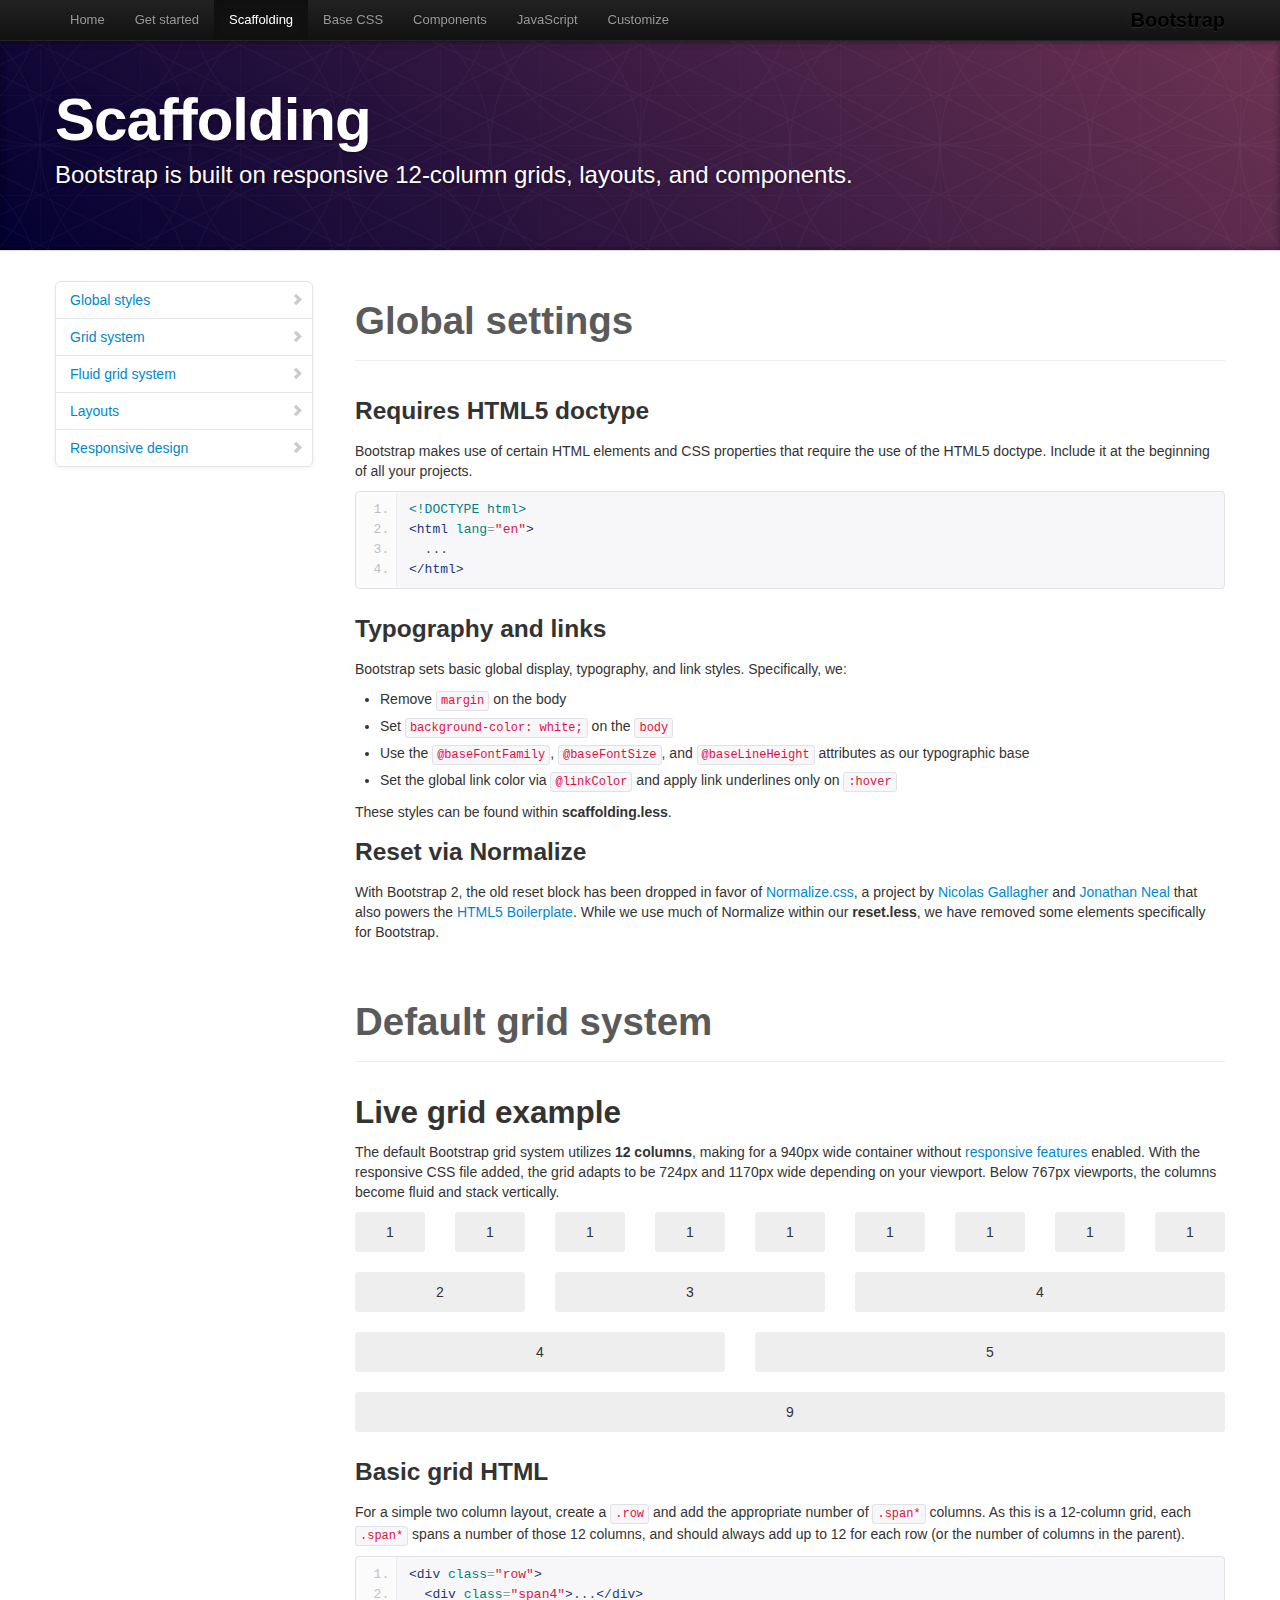
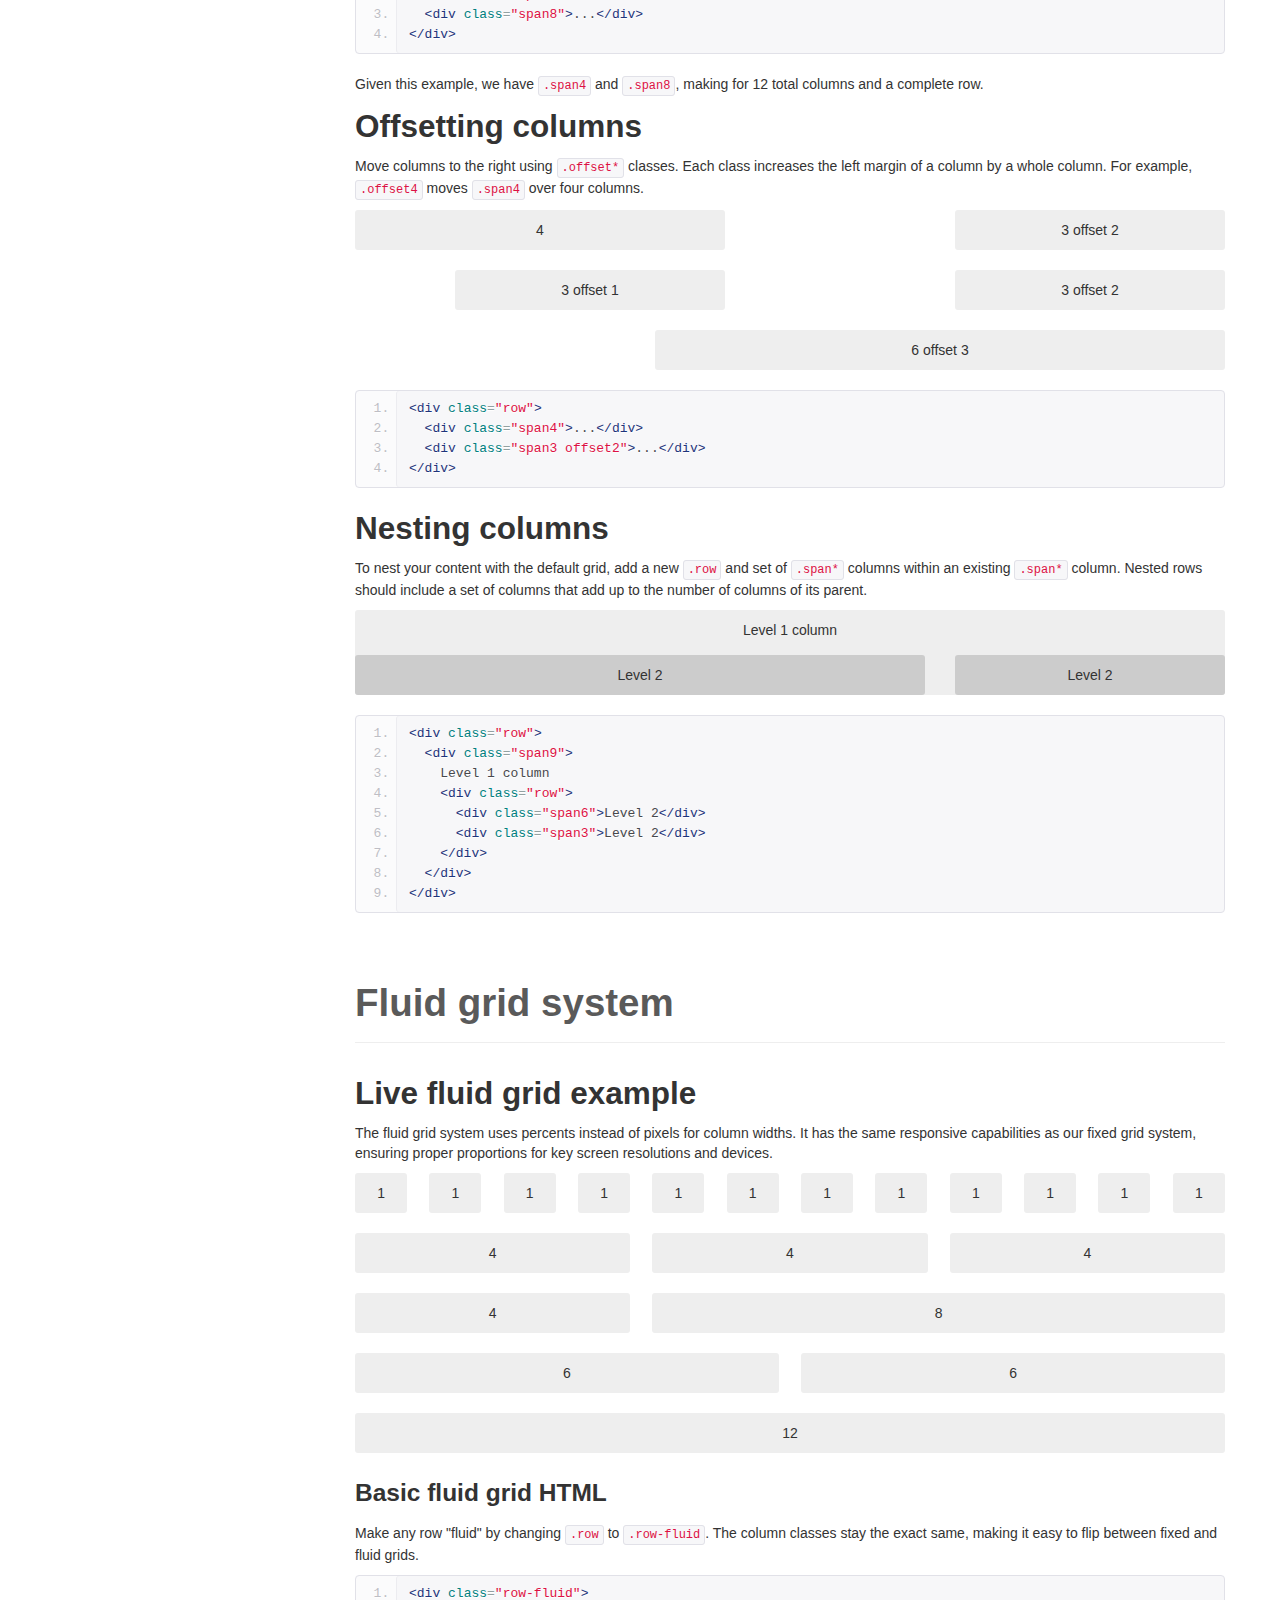
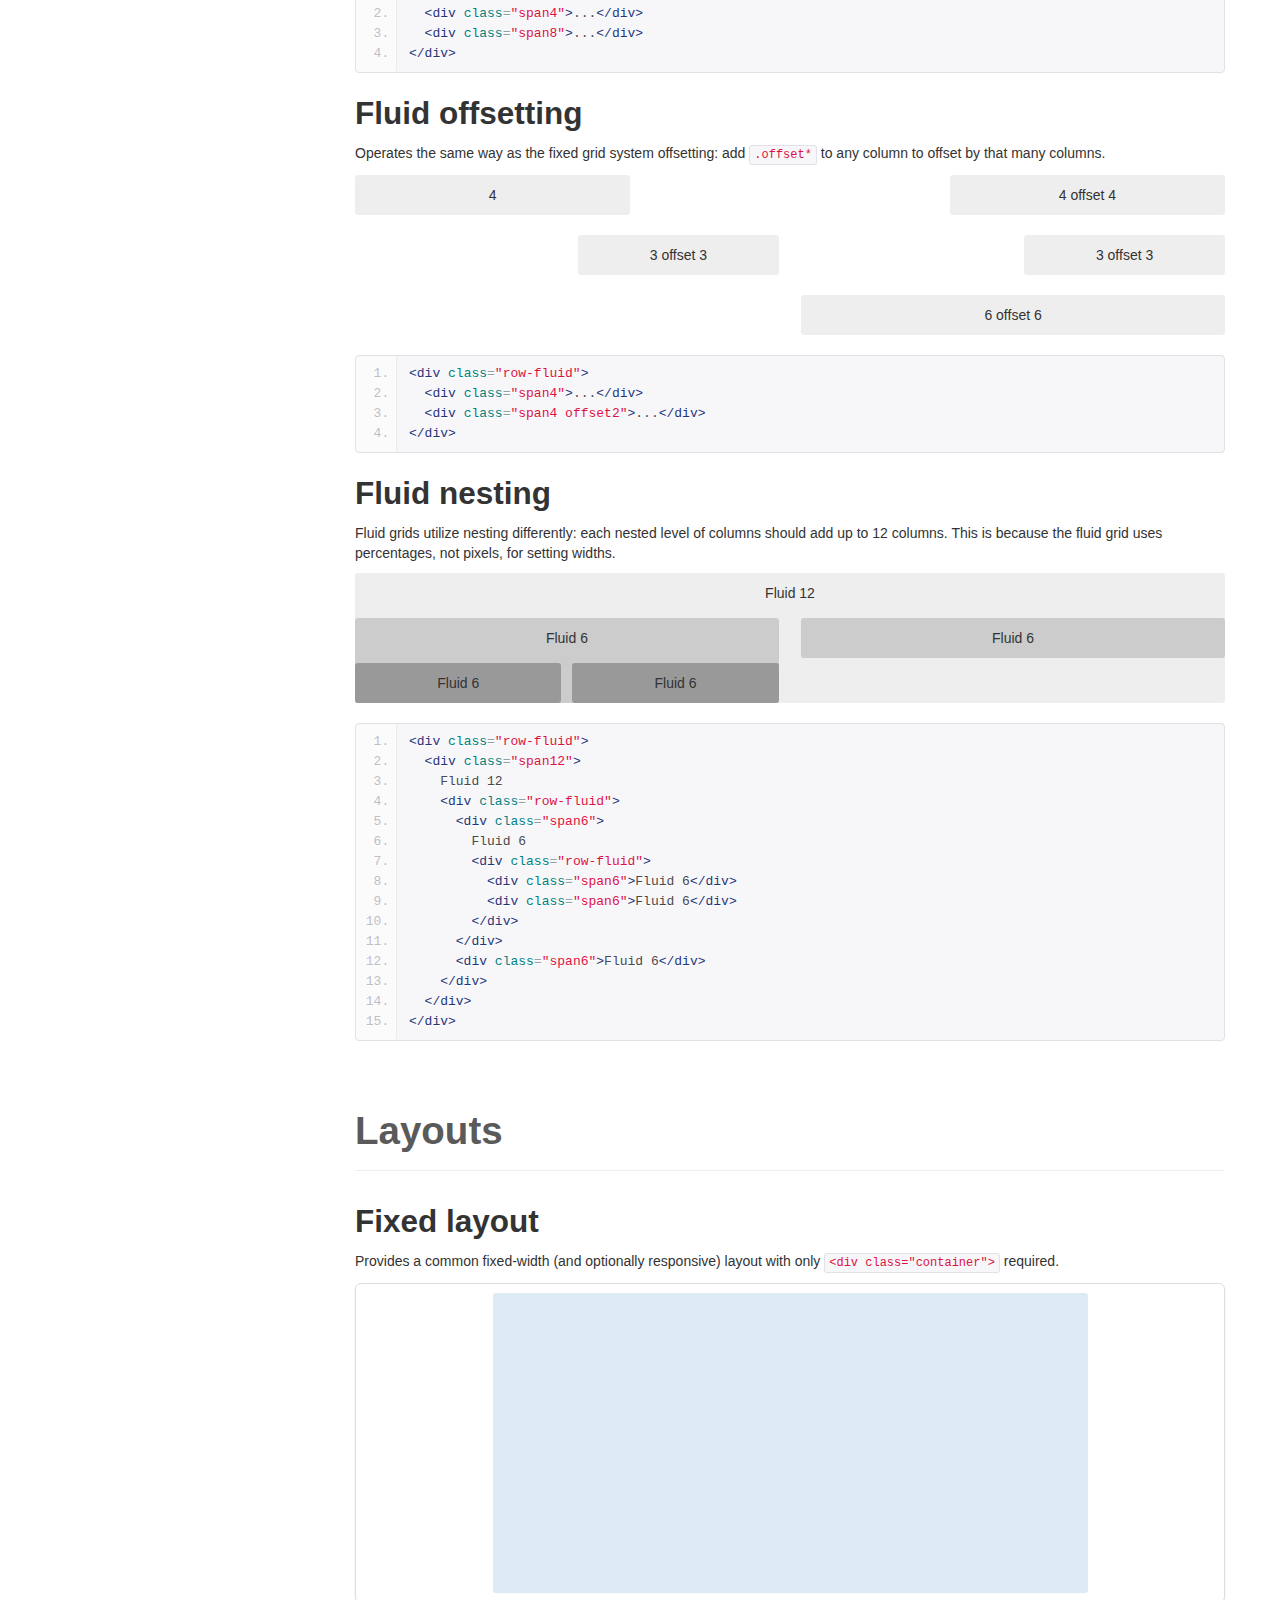
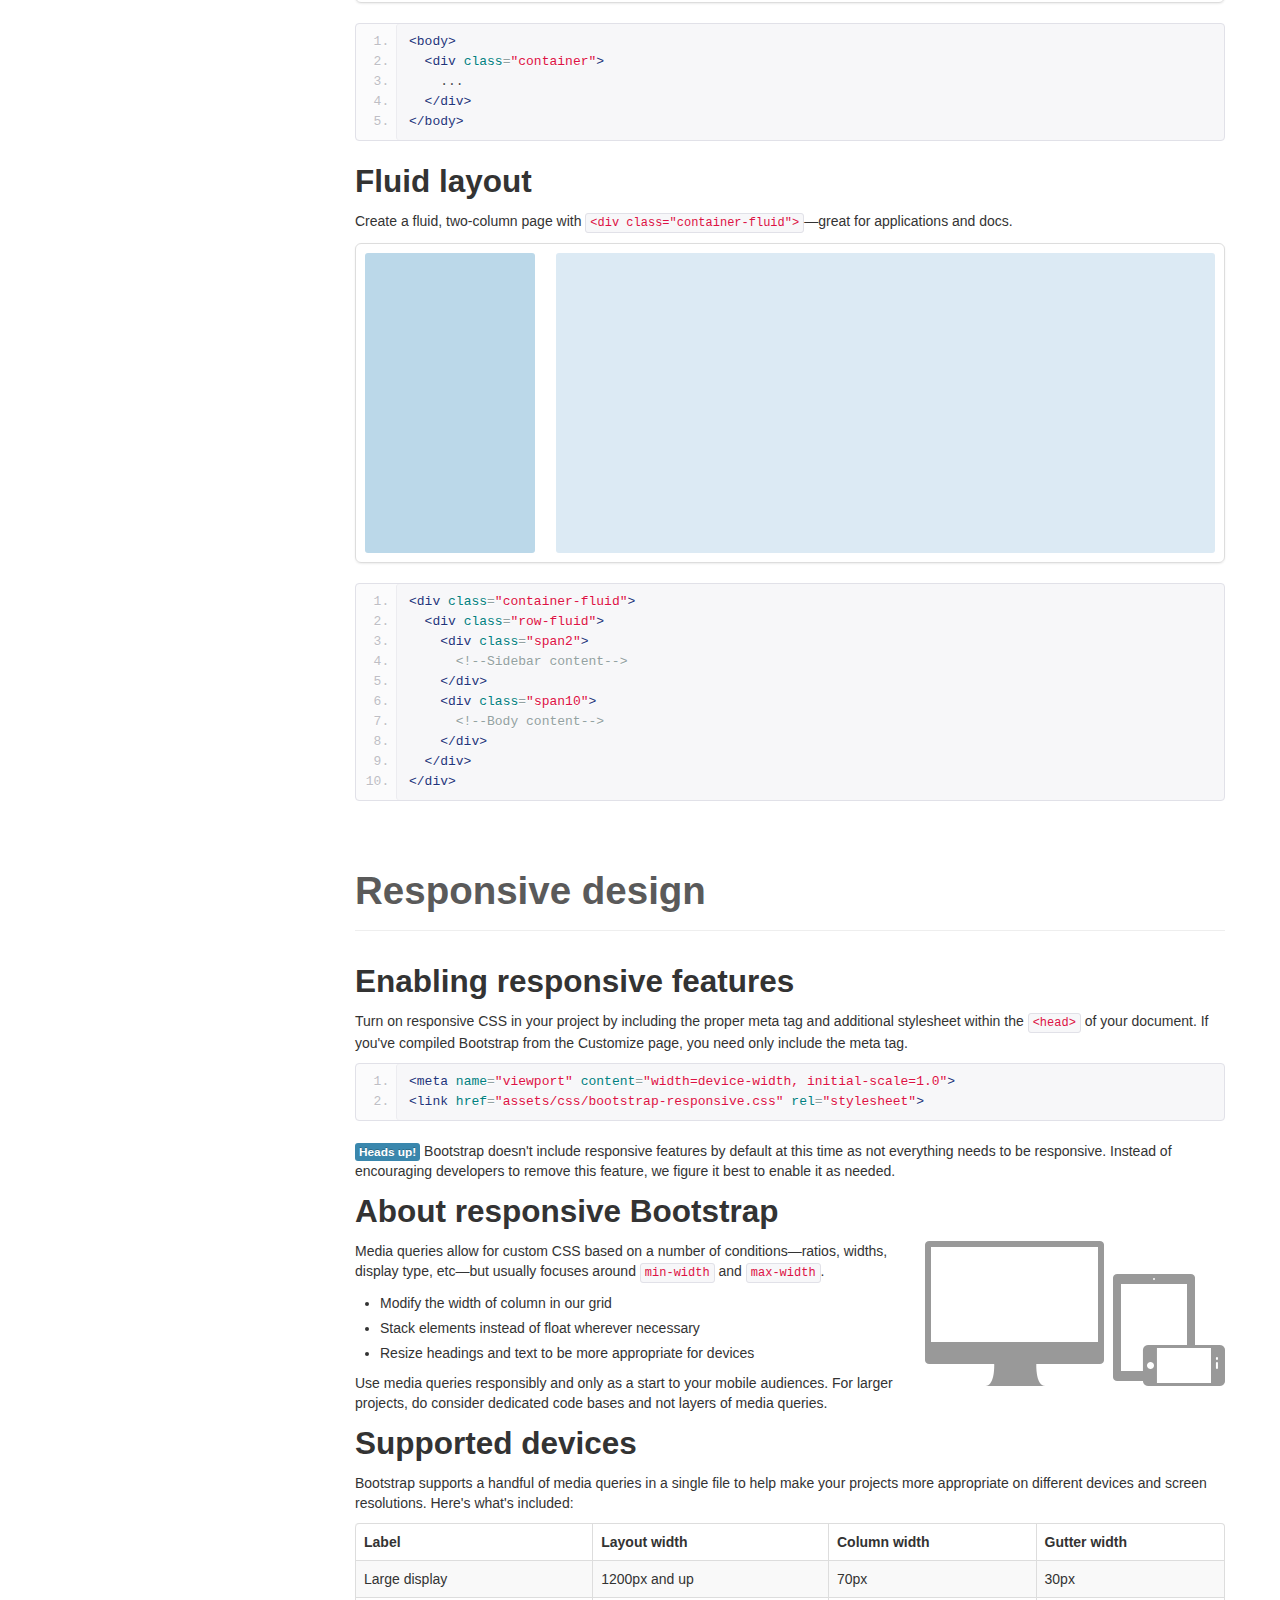
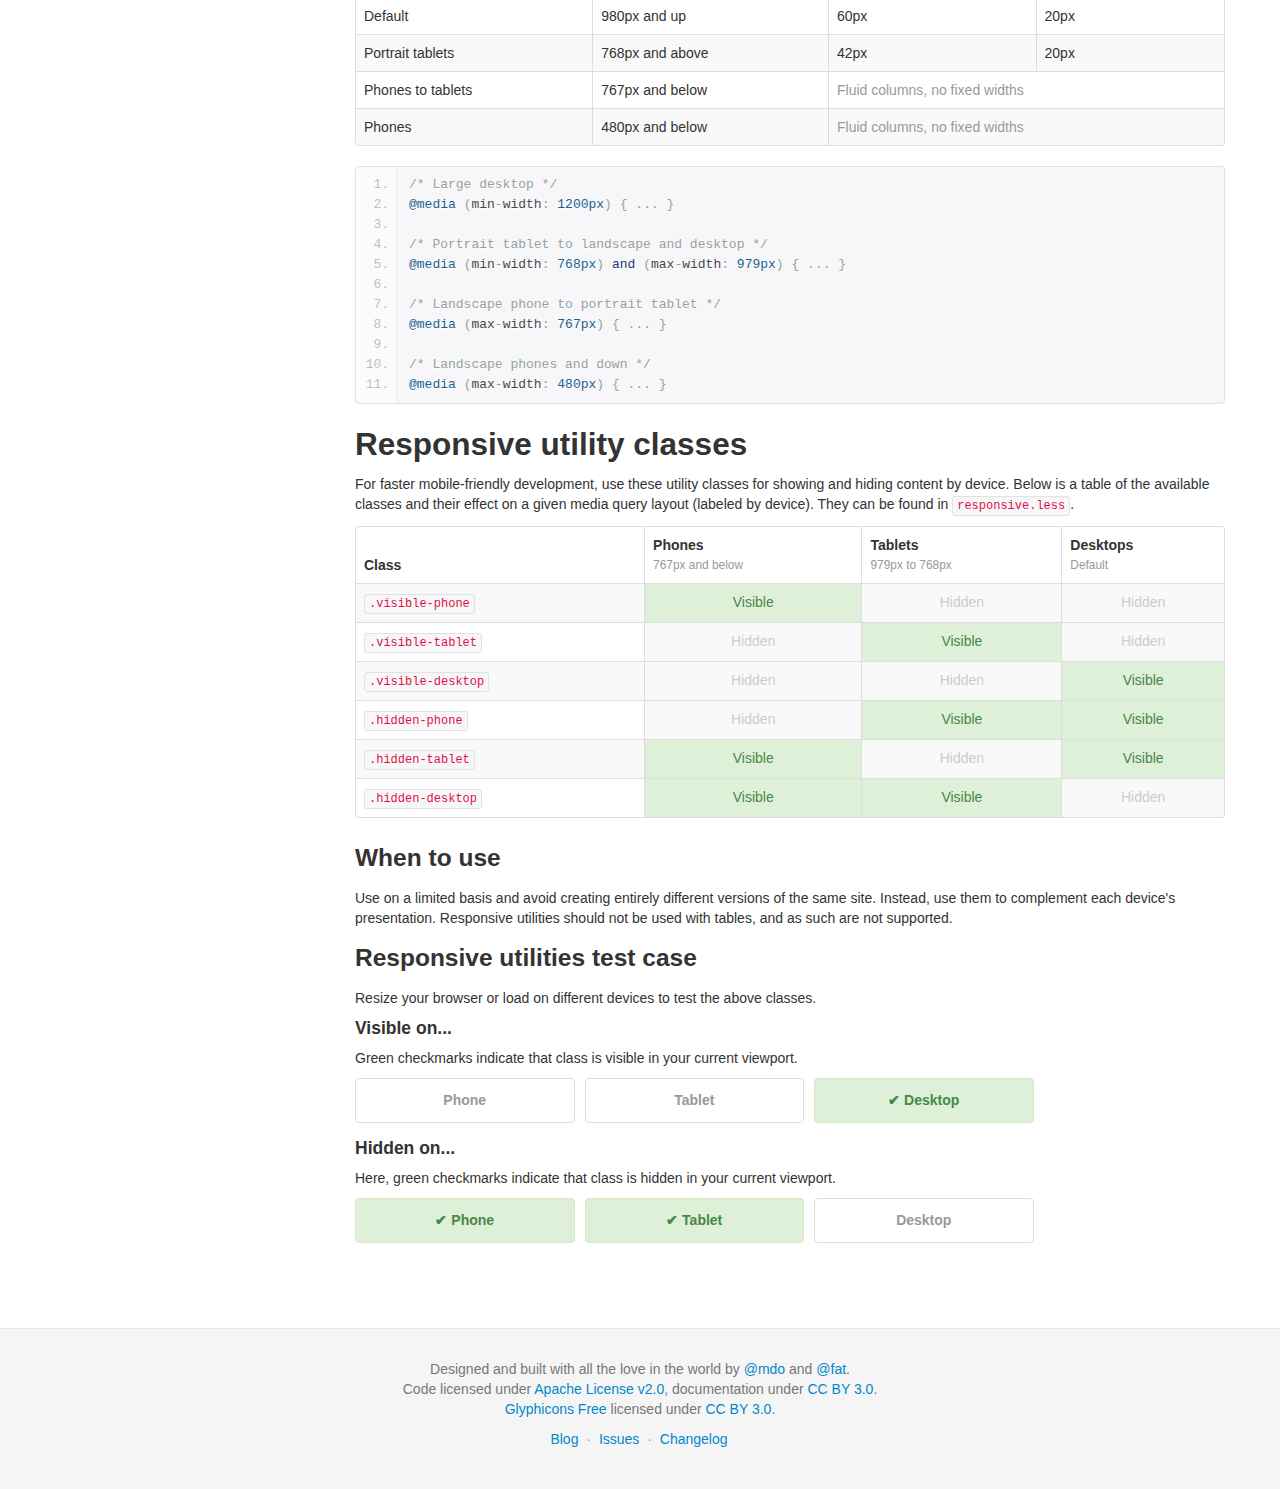
<file: docs/scaffolding.html>
<!DOCTYPE html>
<html lang="en">
  <head>
    <meta charset="utf-8">
    <title>Scaffolding · Bootstrap</title>
    <meta name="viewport" content="width=device-width, initial-scale=1.0">
    <meta name="description" content="">
    <meta name="author" content="">

    <!-- Le styles -->
    <link href="assets/css/bootstrap.css" rel="stylesheet">
    <link href="assets/css/bootstrap-responsive.css" rel="stylesheet">
    <link href="assets/css/docs.css" rel="stylesheet">
    <link href="assets/js/google-code-prettify/prettify.css" rel="stylesheet">

    <!-- Le HTML5 shim, for IE6-8 support of HTML5 elements -->
    <!--[if lt IE 9]>
      <script src="assets/js/html5shiv.js"></script>
    <![endif]-->

    <!-- Le fav and touch icons -->
    <link rel="apple-touch-icon-precomposed" sizes="144x144" href="assets/ico/apple-touch-icon-144-precomposed.png">
    <link rel="apple-touch-icon-precomposed" sizes="114x114" href="assets/ico/apple-touch-icon-114-precomposed.png">
      <link rel="apple-touch-icon-precomposed" sizes="72x72" href="assets/ico/apple-touch-icon-72-precomposed.png">
                    <link rel="apple-touch-icon-precomposed" href="assets/ico/apple-touch-icon-57-precomposed.png">
                                   <link rel="shortcut icon" href="assets/ico/favicon.png">

  </head>

  <body data-spy="scroll" data-target=".bs-docs-sidebar">

    <!-- Navbar
    ================================================== -->
    <div class="navbar navbar-inverse navbar-fixed-top">
      <div class="navbar-inner">
        <div class="container">
          <button type="button" class="btn btn-navbar" data-toggle="collapse" data-target=".nav-collapse">
            <span class="icon-bar"></span>
            <span class="icon-bar"></span>
            <span class="icon-bar"></span>
          </button>
          <a class="brand" href="./index.html">Bootstrap</a>
          <div class="nav-collapse collapse">
            <ul class="nav">
              <li class="">
                <a href="./index.html">Home</a>
              </li>
              <li class="">
                <a href="./getting-started.html">Get started</a>
              </li>
              <li class="active">
                <a href="./scaffolding.html">Scaffolding</a>
              </li>
              <li class="">
                <a href="./base-css.html">Base CSS</a>
              </li>
              <li class="">
                <a href="./components.html">Components</a>
              </li>
              <li class="">
                <a href="./javascript.html">JavaScript</a>
              </li>
              <li class="">
                <a href="./customize.html">Customize</a>
              </li>
            </ul>
          </div>
        </div>
      </div>
    </div>

<!-- Subhead
================================================== -->
<header class="jumbotron subhead" id="overview">
  <div class="container">
    <h1>Scaffolding</h1>
    <p class="lead">Bootstrap is built on responsive 12-column grids, layouts, and components.</p>
  </div>
</header>

  <div class="container">

    <!-- Docs nav
    ================================================== -->
    <div class="row">
      <div class="span3 bs-docs-sidebar">
        <ul class="nav nav-list bs-docs-sidenav">
          <li><a href="#global"><i class="icon-chevron-right"></i> Global styles</a></li>
          <li><a href="#gridSystem"><i class="icon-chevron-right"></i> Grid system</a></li>
          <li><a href="#fluidGridSystem"><i class="icon-chevron-right"></i> Fluid grid system</a></li>
          <li><a href="#layouts"><i class="icon-chevron-right"></i> Layouts</a></li>
          <li><a href="#responsive"><i class="icon-chevron-right"></i> Responsive design</a></li>
        </ul>
      </div>
      <div class="span9">



        <!-- Global Bootstrap settings
        ================================================== -->
        <section id="global">
          <div class="page-header">
            <h1>Global settings</h1>
          </div>

          <h3>Requires HTML5 doctype</h3>
          <p>Bootstrap makes use of certain HTML elements and CSS properties that require the use of the HTML5 doctype. Include it at the beginning of all your projects.</p>
<pre class="prettyprint linenums">
&lt;!DOCTYPE html&gt;
&lt;html lang="en"&gt;
  ...
&lt;/html&gt;
</pre>

          <h3>Typography and links</h3>
          <p>Bootstrap sets basic global display, typography, and link styles. Specifically, we:</p>
          <ul>
            <li>Remove <code>margin</code> on the body</li>
            <li>Set <code>background-color: white;</code> on the <code>body</code></li>
            <li>Use the <code>@baseFontFamily</code>, <code>@baseFontSize</code>, and <code>@baseLineHeight</code> attributes as our typographic base</li>
            <li>Set the global link color via <code>@linkColor</code> and apply link underlines only on <code>:hover</code></li>
          </ul>
          <p>These styles can be found within <strong>scaffolding.less</strong>.</p>

          <h3>Reset via Normalize</h3>
          <p>With Bootstrap 2, the old reset block has been dropped in favor of <a href="http://necolas.github.com/normalize.css/" target="_blank">Normalize.css</a>, a project by <a href="http://twitter.com/necolas" target="_blank">Nicolas Gallagher</a> and <a href="http://twitter.com/jon_neal" target="_blank">Jonathan Neal</a> that also powers the <a href="http://html5boilerplate.com" target="_blank">HTML5 Boilerplate</a>. While we use much of Normalize within our <strong>reset.less</strong>, we have removed some elements specifically for Bootstrap.</p>

        </section>




        <!-- Grid system
        ================================================== -->
        <section id="gridSystem">
          <div class="page-header">
            <h1>Default grid system</h1>
          </div>

          <h2>Live grid example</h2>
          <p>The default Bootstrap grid system utilizes <strong>12 columns</strong>, making for a 940px wide container without <a href="./scaffolding.html#responsive">responsive features</a> enabled. With the responsive CSS file added, the grid adapts to be 724px and 1170px wide depending on your viewport. Below 767px viewports, the columns become fluid and stack vertically.</p>
          <div class="bs-docs-grid">
            <div class="row show-grid">
              <div class="span1">1</div>
              <div class="span1">1</div>
              <div class="span1">1</div>
              <div class="span1">1</div>
              <div class="span1">1</div>
              <div class="span1">1</div>
              <div class="span1">1</div>
              <div class="span1">1</div>
              <div class="span1">1</div>
            </div>
            <div class="row show-grid">
              <div class="span2">2</div>
              <div class="span3">3</div>
              <div class="span4">4</div>
            </div>
            <div class="row show-grid">
              <div class="span4">4</div>
              <div class="span5">5</div>
            </div>
            <div class="row show-grid">
              <div class="span9">9</div>
            </div>
          </div>

          <h3>Basic grid HTML</h3>
          <p>For a simple two column layout, create a <code>.row</code> and add the appropriate number of <code>.span*</code> columns. As this is a 12-column grid, each <code>.span*</code> spans a number of those 12 columns, and should always add up to 12 for each row (or the number of columns in the parent).</p>
<pre class="prettyprint linenums">
&lt;div class="row"&gt;
  &lt;div class="span4"&gt;...&lt;/div&gt;
  &lt;div class="span8"&gt;...&lt;/div&gt;
&lt;/div&gt;
</pre>
          <p>Given this example, we have <code>.span4</code> and <code>.span8</code>, making for 12 total columns and a complete row.</p>

          <h2>Offsetting columns</h2>
          <p>Move columns to the right using <code>.offset*</code> classes. Each class increases the left margin of a column by a whole column. For example, <code>.offset4</code> moves <code>.span4</code> over four columns.</p>
          <div class="bs-docs-grid">
            <div class="row show-grid">
              <div class="span4">4</div>
              <div class="span3 offset2">3 offset 2</div>
            </div><!-- /row -->
            <div class="row show-grid">
              <div class="span3 offset1">3 offset 1</div>
              <div class="span3 offset2">3 offset 2</div>
            </div><!-- /row -->
            <div class="row show-grid">
              <div class="span6 offset3">6 offset 3</div>
            </div><!-- /row -->
          </div>
<pre class="prettyprint linenums">
&lt;div class="row"&gt;
  &lt;div class="span4"&gt;...&lt;/div&gt;
  &lt;div class="span3 offset2"&gt;...&lt;/div&gt;
&lt;/div&gt;
</pre>

          <h2>Nesting columns</h2>
          <p>To nest your content with the default grid, add a new <code>.row</code> and set of <code>.span*</code> columns within an existing <code>.span*</code> column. Nested rows should include a set of columns that add up to the number of columns of its parent.</p>
          <div class="row show-grid">
            <div class="span9">
              Level 1 column
              <div class="row show-grid">
                <div class="span6">
                  Level 2
                </div>
                <div class="span3">
                  Level 2
                </div>
              </div>
            </div>
          </div>
<pre class="prettyprint linenums">
&lt;div class="row"&gt;
  &lt;div class="span9"&gt;
    Level 1 column
    &lt;div class="row"&gt;
      &lt;div class="span6"&gt;Level 2&lt;/div&gt;
      &lt;div class="span3"&gt;Level 2&lt;/div&gt;
    &lt;/div&gt;
  &lt;/div&gt;
&lt;/div&gt;
</pre>
        </section>



        <!-- Fluid grid system
        ================================================== -->
        <section id="fluidGridSystem">
          <div class="page-header">
            <h1>Fluid grid system</h1>
          </div>

          <h2>Live fluid grid example</h2>
          <p>The fluid grid system uses percents instead of pixels for column widths. It has the same responsive capabilities as our fixed grid system, ensuring proper proportions for key screen resolutions and devices.</p>
          <div class="bs-docs-grid">
            <div class="row-fluid show-grid">
              <div class="span1">1</div>
              <div class="span1">1</div>
              <div class="span1">1</div>
              <div class="span1">1</div>
              <div class="span1">1</div>
              <div class="span1">1</div>
              <div class="span1">1</div>
              <div class="span1">1</div>
              <div class="span1">1</div>
              <div class="span1">1</div>
              <div class="span1">1</div>
              <div class="span1">1</div>
            </div>
            <div class="row-fluid show-grid">
              <div class="span4">4</div>
              <div class="span4">4</div>
              <div class="span4">4</div>
            </div>
            <div class="row-fluid show-grid">
              <div class="span4">4</div>
              <div class="span8">8</div>
            </div>
            <div class="row-fluid show-grid">
              <div class="span6">6</div>
              <div class="span6">6</div>
            </div>
            <div class="row-fluid show-grid">
              <div class="span12">12</div>
            </div>
          </div>

          <h3>Basic fluid grid HTML</h3>
          <p>Make any row "fluid" by changing <code>.row</code> to <code>.row-fluid</code>. The column classes stay the exact same, making it easy to flip between fixed and fluid grids.</p>
<pre class="prettyprint linenums">
&lt;div class="row-fluid"&gt;
  &lt;div class="span4"&gt;...&lt;/div&gt;
  &lt;div class="span8"&gt;...&lt;/div&gt;
&lt;/div&gt;
</pre>

          <h2>Fluid offsetting</h2>
          <p>Operates the same way as the fixed grid system offsetting: add <code>.offset*</code> to any column to offset by that many columns.</p>
          <div class="bs-docs-grid">
            <div class="row-fluid show-grid">
              <div class="span4">4</div>
              <div class="span4 offset4">4 offset 4</div>
            </div><!-- /row -->
            <div class="row-fluid show-grid">
              <div class="span3 offset3">3 offset 3</div>
              <div class="span3 offset3">3 offset 3</div>
            </div><!-- /row -->
            <div class="row-fluid show-grid">
              <div class="span6 offset6">6 offset 6</div>
            </div><!-- /row -->
          </div>
<pre class="prettyprint linenums">
&lt;div class="row-fluid"&gt;
  &lt;div class="span4"&gt;...&lt;/div&gt;
  &lt;div class="span4 offset2"&gt;...&lt;/div&gt;
&lt;/div&gt;
</pre>

          <h2>Fluid nesting</h2>
          <p>Fluid grids utilize nesting differently: each nested level of columns should add up to 12 columns. This is because the fluid grid uses percentages, not pixels, for setting widths.</p>
          <div class="row-fluid show-grid">
            <div class="span12">
              Fluid 12
              <div class="row-fluid show-grid">
                <div class="span6">
                  Fluid 6
                  <div class="row-fluid show-grid">
                    <div class="span6">
                      Fluid 6
                    </div>
                    <div class="span6">
                      Fluid 6
                    </div>
                  </div>
                </div>
                <div class="span6">
                  Fluid 6
                </div>
              </div>
            </div>
          </div>
<pre class="prettyprint linenums">
&lt;div class="row-fluid"&gt;
  &lt;div class="span12"&gt;
    Fluid 12
    &lt;div class="row-fluid"&gt;
      &lt;div class="span6"&gt;
        Fluid 6
        &lt;div class="row-fluid"&gt;
          &lt;div class="span6"&gt;Fluid 6&lt;/div&gt;
          &lt;div class="span6"&gt;Fluid 6&lt;/div&gt;
        &lt;/div&gt;
      &lt;/div&gt;
      &lt;div class="span6"&gt;Fluid 6&lt;/div&gt;
    &lt;/div&gt;
  &lt;/div&gt;
&lt;/div&gt;
</pre>

        </section>




        <!-- Layouts (Default and fluid)
        ================================================== -->
        <section id="layouts">
          <div class="page-header">
            <h1>Layouts</h1>
          </div>

          <h2>Fixed layout</h2>
          <p>Provides a common fixed-width (and optionally responsive) layout with only <code>&lt;div class="container"&gt;</code> required.</p>
          <div class="mini-layout">
            <div class="mini-layout-body"></div>
          </div>
<pre class="prettyprint linenums">
&lt;body&gt;
  &lt;div class="container"&gt;
    ...
  &lt;/div&gt;
&lt;/body&gt;
</pre>

          <h2>Fluid layout</h2>
          <p>Create a fluid, two-column page with <code>&lt;div class="container-fluid"&gt;</code>&mdash;great for applications and docs.</p>
          <div class="mini-layout fluid">
            <div class="mini-layout-sidebar"></div>
            <div class="mini-layout-body"></div>
          </div>
<pre class="prettyprint linenums">
&lt;div class="container-fluid"&gt;
  &lt;div class="row-fluid"&gt;
    &lt;div class="span2"&gt;
      &lt;!--Sidebar content--&gt;
    &lt;/div&gt;
    &lt;div class="span10"&gt;
      &lt;!--Body content--&gt;
    &lt;/div&gt;
  &lt;/div&gt;
&lt;/div&gt;
</pre>
        </section>




        <!-- Responsive design
        ================================================== -->
        <section id="responsive">
          <div class="page-header">
            <h1>Responsive design</h1>
          </div>

          <h2>Enabling responsive features</h2>
          <p>Turn on responsive CSS in your project by including the proper meta tag and additional stylesheet within the <code>&lt;head&gt;</code> of your document. If you've compiled Bootstrap from the Customize page, you need only include the meta tag.</p>
<pre class="prettyprint linenums">
&lt;meta name="viewport" content="width=device-width, initial-scale=1.0"&gt;
&lt;link href="assets/css/bootstrap-responsive.css" rel="stylesheet"&gt;
</pre>
          <p><span class="label label-info">Heads up!</span>  Bootstrap doesn't include responsive features by default at this time as not everything needs to be responsive. Instead of encouraging developers to remove this feature, we figure it best to enable it as needed.</p>

          <h2>About responsive Bootstrap</h2>
          <img src="assets/img/responsive-illustrations.png" alt="Responsive devices" style="float: right; margin: 0 0 20px 20px;">
          <p>Media queries allow for custom CSS based on a number of conditions&mdash;ratios, widths, display type, etc&mdash;but usually focuses around <code>min-width</code> and <code>max-width</code>.</p>
          <ul>
            <li>Modify the width of column in our grid</li>
            <li>Stack elements instead of float wherever necessary</li>
            <li>Resize headings and text to be more appropriate for devices</li>
          </ul>
          <p>Use media queries responsibly and only as a start to your mobile audiences. For larger projects, do consider dedicated code bases and not layers of media queries.</p>

          <h2>Supported devices</h2>
          <p>Bootstrap supports a handful of media queries in a single file to help make your projects more appropriate on different devices and screen resolutions. Here's what's included:</p>
          <table class="table table-bordered table-striped">
            <thead>
              <tr>
                <th>Label</th>
                <th>Layout width</th>
                <th>Column width</th>
                <th>Gutter width</th>
              </tr>
            </thead>
            <tbody>
              <tr>
                <td>Large display</td>
                <td>1200px and up</td>
                <td>70px</td>
                <td>30px</td>
              </tr>
              <tr>
                <td>Default</td>
                <td>980px and up</td>
                <td>60px</td>
                <td>20px</td>
              </tr>
              <tr>
                <td>Portrait tablets</td>
                <td>768px and above</td>
                <td>42px</td>
                <td>20px</td>
              </tr>
              <tr>
                <td>Phones to tablets</td>
                <td>767px and below</td>
                <td class="muted" colspan="2">Fluid columns, no fixed widths</td>
              </tr>
              <tr>
                <td>Phones</td>
                <td>480px and below</td>
                <td class="muted" colspan="2">Fluid columns, no fixed widths</td>
              </tr>
            </tbody>
          </table>
<pre class="prettyprint linenums">
/* Large desktop */
@media (min-width: 1200px) { ... }

/* Portrait tablet to landscape and desktop */
@media (min-width: 768px) and (max-width: 979px) { ... }

/* Landscape phone to portrait tablet */
@media (max-width: 767px) { ... }

/* Landscape phones and down */
@media (max-width: 480px) { ... }
</pre>


          <h2>Responsive utility classes</h2>
          <p>For faster mobile-friendly development, use these utility classes for showing and hiding content by device. Below is a table of the available classes and their effect on a given media query layout (labeled by device). They can be found in <code>responsive.less</code>.</p>
          <table class="table table-bordered table-striped responsive-utilities">
            <thead>
              <tr>
                <th>Class</th>
                <th>Phones <small>767px and below</small></th>
                <th>Tablets <small>979px to 768px</small></th>
                <th>Desktops <small>Default</small></th>
              </tr>
            </thead>
            <tbody>
              <tr>
                <th><code>.visible-phone</code></th>
                <td class="is-visible">Visible</td>
                <td class="is-hidden">Hidden</td>
                <td class="is-hidden">Hidden</td>
              </tr>
              <tr>
                <th><code>.visible-tablet</code></th>
                <td class="is-hidden">Hidden</td>
                <td class="is-visible">Visible</td>
                <td class="is-hidden">Hidden</td>
              </tr>
              <tr>
                <th><code>.visible-desktop</code></th>
                <td class="is-hidden">Hidden</td>
                <td class="is-hidden">Hidden</td>
                <td class="is-visible">Visible</td>
              </tr>
              <tr>
                <th><code>.hidden-phone</code></th>
                <td class="is-hidden">Hidden</td>
                <td class="is-visible">Visible</td>
                <td class="is-visible">Visible</td>
              </tr>
              <tr>
                <th><code>.hidden-tablet</code></th>
                <td class="is-visible">Visible</td>
                <td class="is-hidden">Hidden</td>
                <td class="is-visible">Visible</td>
              </tr>
              <tr>
                <th><code>.hidden-desktop</code></th>
                <td class="is-visible">Visible</td>
                <td class="is-visible">Visible</td>
                <td class="is-hidden">Hidden</td>
              </tr>
            </tbody>
          </table>

          <h3>When to use</h3>
          <p>Use on a limited basis and avoid creating entirely different versions of the same site. Instead, use them to complement each device's presentation. Responsive utilities should not be used with tables, and as such are not supported.</p>

          <h3>Responsive utilities test case</h3>
          <p>Resize your browser or load on different devices to test the above classes.</p>
          <h4>Visible on...</h4>
          <p>Green checkmarks indicate that class is visible in your current viewport.</p>
          <ul class="responsive-utilities-test">
            <li>Phone<span class="visible-phone">&#10004; Phone</span></li>
            <li>Tablet<span class="visible-tablet">&#10004; Tablet</span></li>
            <li>Desktop<span class="visible-desktop">&#10004; Desktop</span></li>
          </ul>
          <h4>Hidden on...</h4>
          <p>Here, green checkmarks indicate that class is hidden in your current viewport.</p>
          <ul class="responsive-utilities-test hidden-on">
            <li>Phone<span class="hidden-phone">&#10004; Phone</span></li>
            <li>Tablet<span class="hidden-tablet">&#10004; Tablet</span></li>
            <li>Desktop<span class="hidden-desktop">&#10004; Desktop</span></li>
          </ul>

        </section>



      </div>
    </div>

  </div>



    <!-- Footer
    ================================================== -->
    <footer class="footer">
      <div class="container">
        <p>Designed and built with all the love in the world by <a href="http://twitter.com/mdo" target="_blank">@mdo</a> and <a href="http://twitter.com/fat" target="_blank">@fat</a>.</p>
        <p>Code licensed under <a href="http://www.apache.org/licenses/LICENSE-2.0" target="_blank">Apache License v2.0</a>, documentation under <a href="http://creativecommons.org/licenses/by/3.0/">CC BY 3.0</a>.</p>
        <p><a href="http://glyphicons.com">Glyphicons Free</a> licensed under <a href="http://creativecommons.org/licenses/by/3.0/">CC BY 3.0</a>.</p>
        <ul class="footer-links">
          <li><a href="http://blog.getbootstrap.com">Blog</a></li>
          <li class="muted">&middot;</li>
          <li><a href="https://github.com/twitter/bootstrap/issues?state=open">Issues</a></li>
          <li class="muted">&middot;</li>
          <li><a href="https://github.com/twitter/bootstrap/blob/master/CHANGELOG.md">Changelog</a></li>
        </ul>
      </div>
    </footer>



    <!-- Le javascript
    ================================================== -->
    <!-- Placed at the end of the document so the pages load faster -->
    <script type="text/javascript" src="http://platform.twitter.com/widgets.js"></script>
    <script src="assets/js/jquery.js"></script>
    <script src="assets/js/bootstrap-transition.js"></script>
    <script src="assets/js/bootstrap-alert.js"></script>
    <script src="assets/js/bootstrap-modal.js"></script>
    <script src="assets/js/bootstrap-dropdown.js"></script>
    <script src="assets/js/bootstrap-scrollspy.js"></script>
    <script src="assets/js/bootstrap-tab.js"></script>
    <script src="assets/js/bootstrap-tooltip.js"></script>
    <script src="assets/js/bootstrap-popover.js"></script>
    <script src="assets/js/bootstrap-button.js"></script>
    <script src="assets/js/bootstrap-collapse.js"></script>
    <script src="assets/js/bootstrap-carousel.js"></script>
    <script src="assets/js/bootstrap-typeahead.js"></script>
    <script src="assets/js/bootstrap-affix.js"></script>

    <script src="assets/js/holder/holder.js"></script>
    <script src="assets/js/google-code-prettify/prettify.js"></script>

    <script src="assets/js/application.js"></script>



  </body>
</html>
</file>
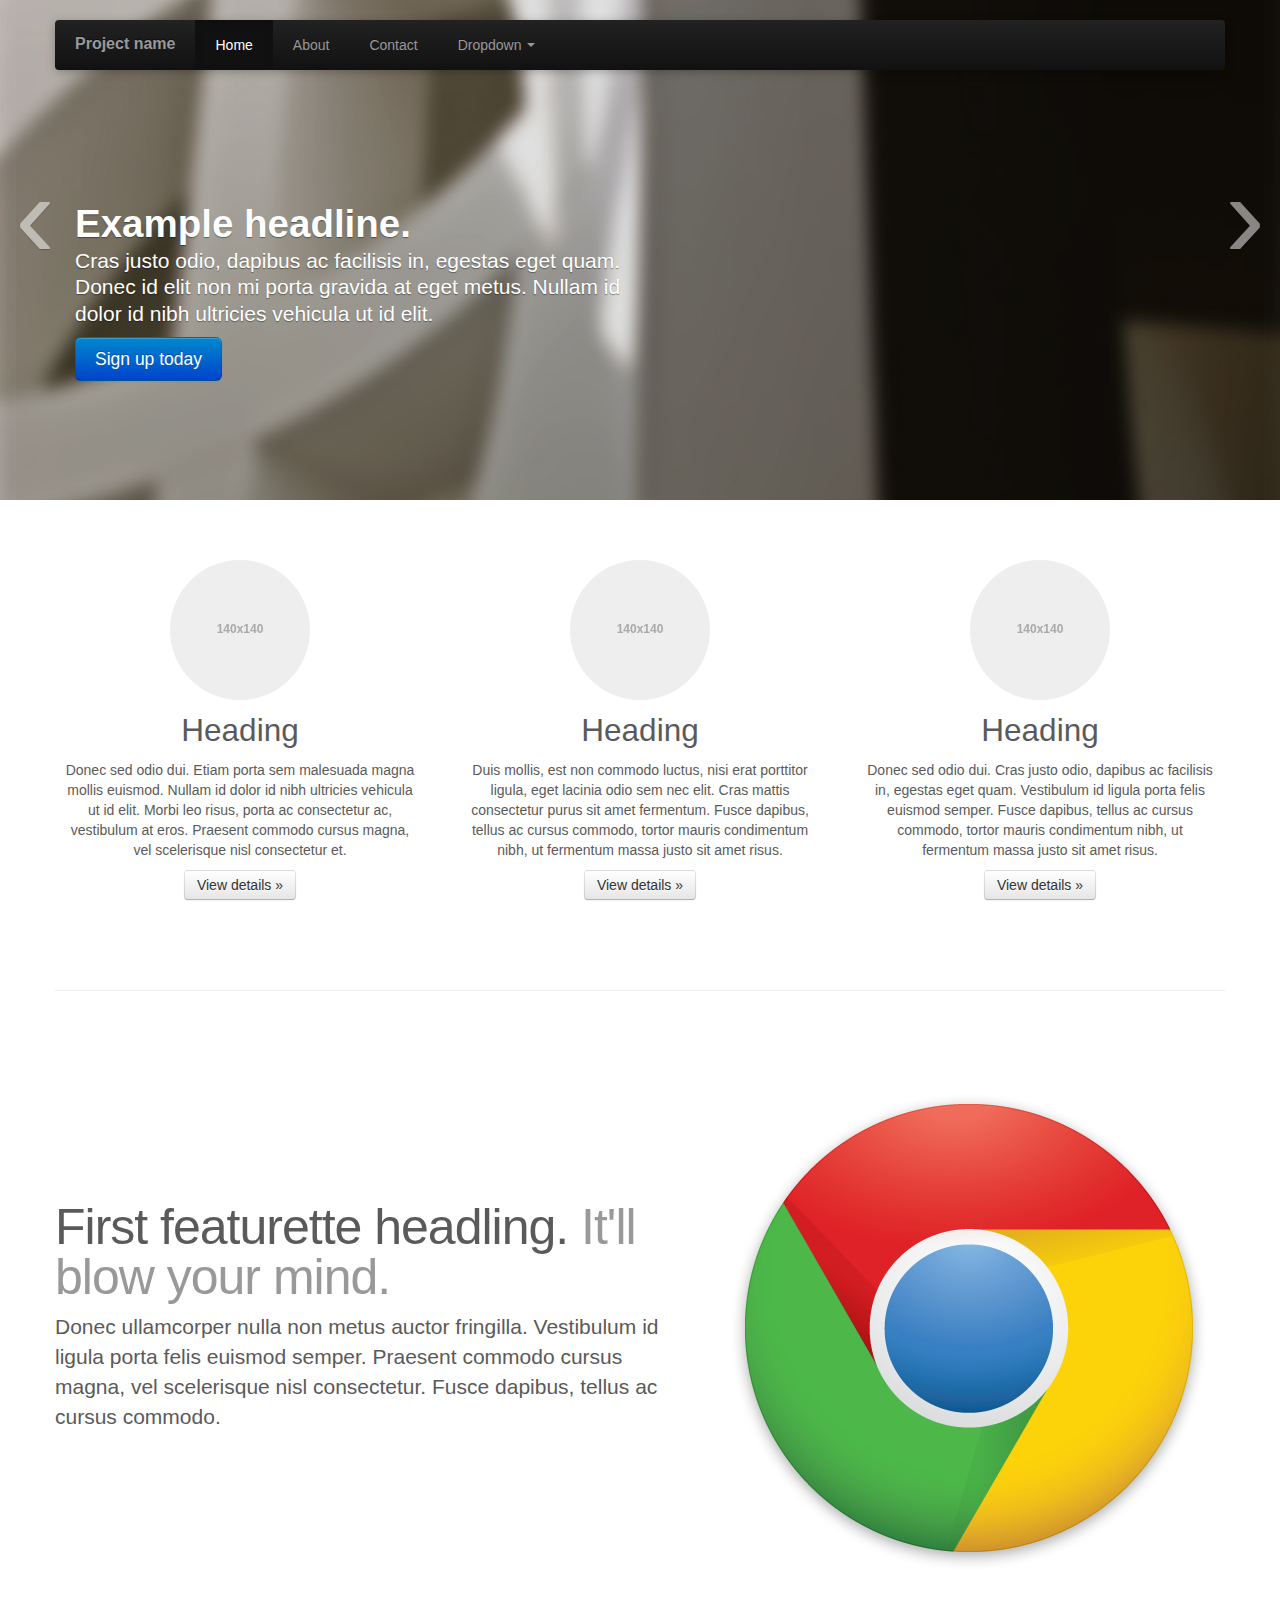
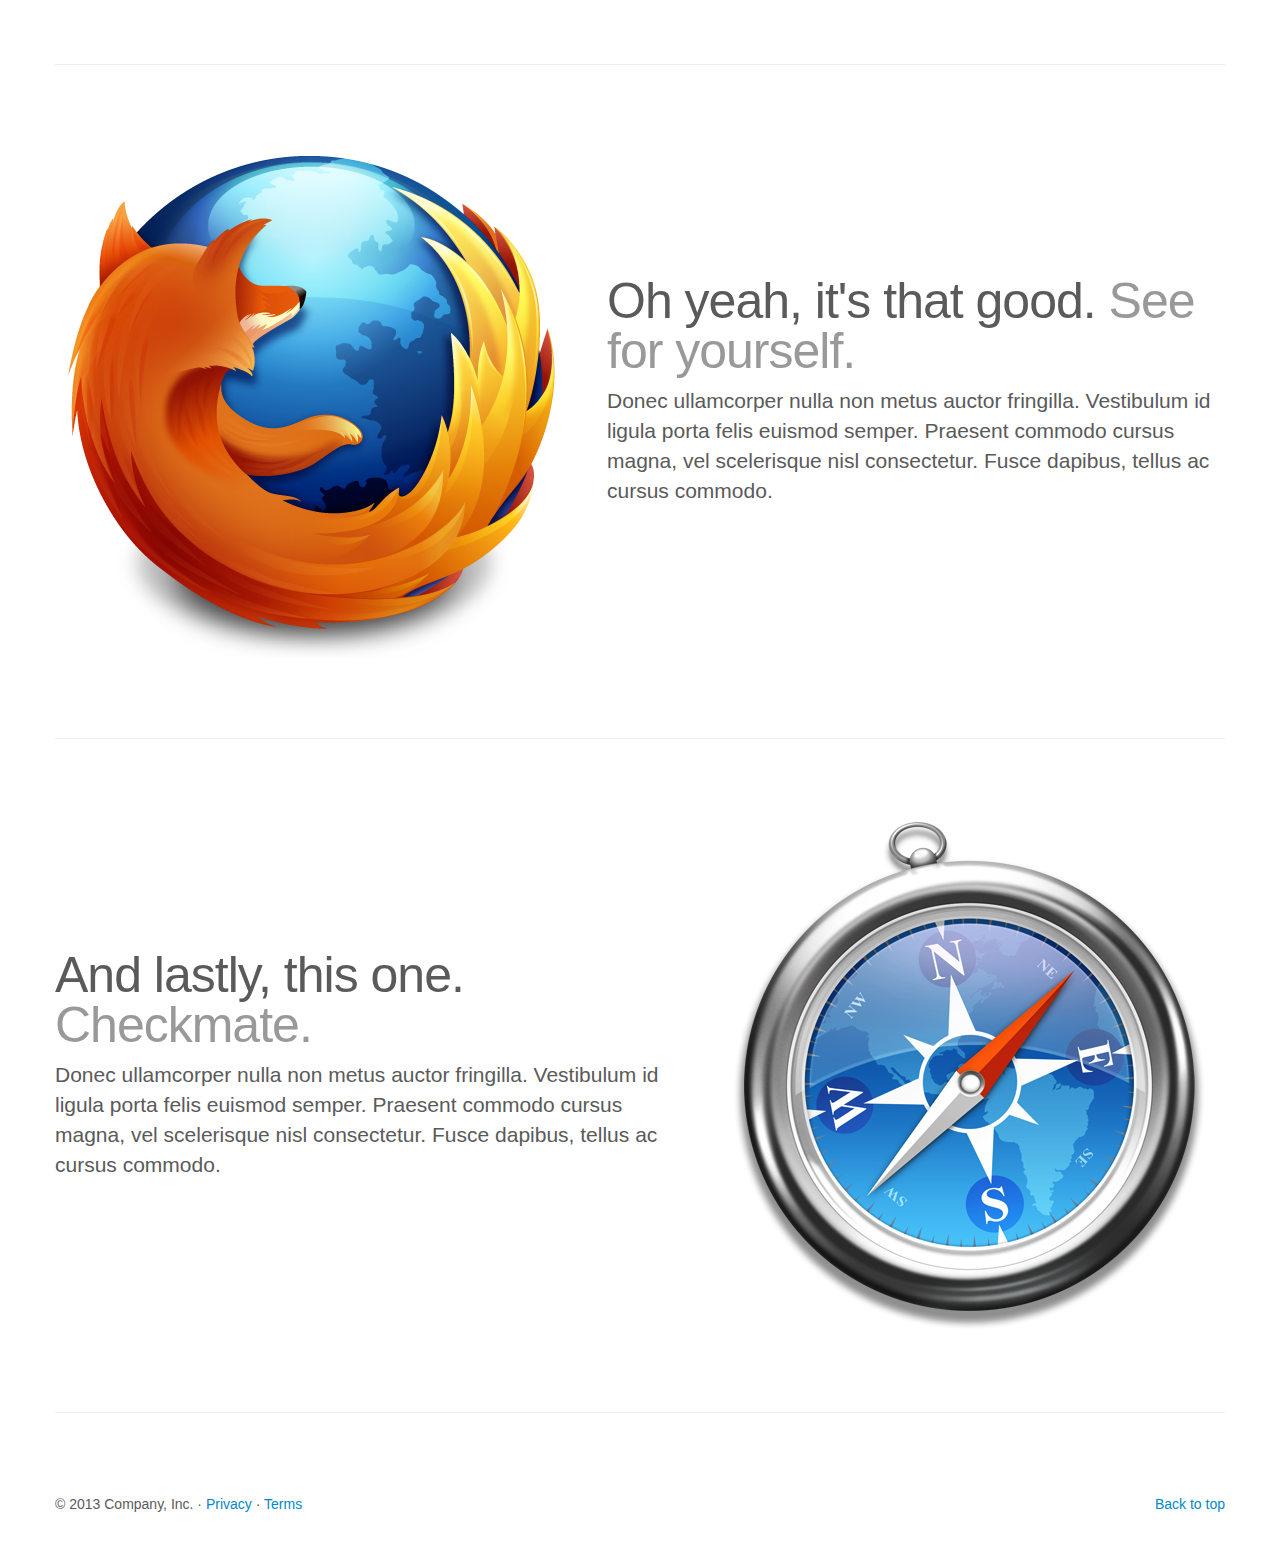
<file: docs/examples/carousel.html>
<!DOCTYPE html>
<html lang="en">
  <head>
    <meta charset="utf-8">
    <title>Carousel Template &middot; Bootstrap</title>
    <meta name="viewport" content="width=device-width, initial-scale=1.0">
    <meta name="description" content="">
    <meta name="author" content="">

    <!-- Le styles -->
    <link href="../assets/css/bootstrap.css" rel="stylesheet">
    <link href="../assets/css/bootstrap-responsive.css" rel="stylesheet">
    <style>

    /* GLOBAL STYLES
    -------------------------------------------------- */
    /* Padding below the footer and lighter body text */

    body {
      padding-bottom: 40px;
      color: #5a5a5a;
    }



    /* CUSTOMIZE THE NAVBAR
    -------------------------------------------------- */

    /* Special class on .container surrounding .navbar, used for positioning it into place. */
    .navbar-wrapper {
      position: absolute;
      top: 0;
      left: 0;
      right: 0;
      z-index: 10;
      margin-top: 20px;
      margin-bottom: -90px; /* Negative margin to pull up carousel. 90px is roughly margins and height of navbar. */
    }
    .navbar-wrapper .navbar {

    }

    /* Remove border and change up box shadow for more contrast */
    .navbar .navbar-inner {
      border: 0;
      -webkit-box-shadow: 0 2px 10px rgba(0,0,0,.25);
         -moz-box-shadow: 0 2px 10px rgba(0,0,0,.25);
              box-shadow: 0 2px 10px rgba(0,0,0,.25);
    }

    /* Downsize the brand/project name a bit */
    .navbar .brand {
      padding: 14px 20px 16px; /* Increase vertical padding to match navbar links */
      font-size: 16px;
      font-weight: bold;
      text-shadow: 0 -1px 0 rgba(0,0,0,.5);
    }

    /* Navbar links: increase padding for taller navbar */
    .navbar .nav > li > a {
      padding: 15px 20px;
    }

    /* Offset the responsive button for proper vertical alignment */
    .navbar .btn-navbar {
      margin-top: 10px;
    }



    /* CUSTOMIZE THE CAROUSEL
    -------------------------------------------------- */

    /* Carousel base class */
    .carousel {
      margin-bottom: 60px;
    }

    .carousel .container {
      position: relative;
      z-index: 9;
    }

    .carousel-control {
      height: 80px;
      margin-top: 0;
      font-size: 120px;
      text-shadow: 0 1px 1px rgba(0,0,0,.4);
      background-color: transparent;
      border: 0;
      z-index: 10;
    }

    .carousel .item {
      height: 500px;
    }
    .carousel img {
      position: absolute;
      top: 0;
      left: 0;
      min-width: 100%;
      height: 500px;
    }

    .carousel-caption {
      background-color: transparent;
      position: static;
      max-width: 550px;
      padding: 0 20px;
      margin-top: 200px;
    }
    .carousel-caption h1,
    .carousel-caption .lead {
      margin: 0;
      line-height: 1.25;
      color: #fff;
      text-shadow: 0 1px 1px rgba(0,0,0,.4);
    }
    .carousel-caption .btn {
      margin-top: 10px;
    }



    /* MARKETING CONTENT
    -------------------------------------------------- */

    /* Center align the text within the three columns below the carousel */
    .marketing .span4 {
      text-align: center;
    }
    .marketing h2 {
      font-weight: normal;
    }
    .marketing .span4 p {
      margin-left: 10px;
      margin-right: 10px;
    }


    /* Featurettes
    ------------------------- */

    .featurette-divider {
      margin: 80px 0; /* Space out the Bootstrap <hr> more */
    }
    .featurette {
      padding-top: 120px; /* Vertically center images part 1: add padding above and below text. */
      overflow: hidden; /* Vertically center images part 2: clear their floats. */
    }
    .featurette-image {
      margin-top: -120px; /* Vertically center images part 3: negative margin up the image the same amount of the padding to center it. */
    }

    /* Give some space on the sides of the floated elements so text doesn't run right into it. */
    .featurette-image.pull-left {
      margin-right: 40px;
    }
    .featurette-image.pull-right {
      margin-left: 40px;
    }

    /* Thin out the marketing headings */
    .featurette-heading {
      font-size: 50px;
      font-weight: 300;
      line-height: 1;
      letter-spacing: -1px;
    }



    /* RESPONSIVE CSS
    -------------------------------------------------- */

    @media (max-width: 979px) {

      .container.navbar-wrapper {
        margin-bottom: 0;
        width: auto;
      }
      .navbar-inner {
        border-radius: 0;
        margin: -20px 0;
      }

      .carousel .item {
        height: 500px;
      }
      .carousel img {
        width: auto;
        height: 500px;
      }

      .featurette {
        height: auto;
        padding: 0;
      }
      .featurette-image.pull-left,
      .featurette-image.pull-right {
        display: block;
        float: none;
        max-width: 40%;
        margin: 0 auto 20px;
      }
    }


    @media (max-width: 767px) {

      .navbar-inner {
        margin: -20px;
      }

      .carousel {
        margin-left: -20px;
        margin-right: -20px;
      }
      .carousel .container {

      }
      .carousel .item {
        height: 300px;
      }
      .carousel img {
        height: 300px;
      }
      .carousel-caption {
        width: 65%;
        padding: 0 70px;
        margin-top: 100px;
      }
      .carousel-caption h1 {
        font-size: 30px;
      }
      .carousel-caption .lead,
      .carousel-caption .btn {
        font-size: 18px;
      }

      .marketing .span4 + .span4 {
        margin-top: 40px;
      }

      .featurette-heading {
        font-size: 30px;
      }
      .featurette .lead {
        font-size: 18px;
        line-height: 1.5;
      }

    }
    </style>

    <!-- HTML5 shim, for IE6-8 support of HTML5 elements -->
    <!--[if lt IE 9]>
      <script src="../assets/js/html5shiv.js"></script>
    <![endif]-->

    <!-- Fav and touch icons -->
    <link rel="apple-touch-icon-precomposed" sizes="144x144" href="../assets/ico/apple-touch-icon-144-precomposed.png">
    <link rel="apple-touch-icon-precomposed" sizes="114x114" href="../assets/ico/apple-touch-icon-114-precomposed.png">
      <link rel="apple-touch-icon-precomposed" sizes="72x72" href="../assets/ico/apple-touch-icon-72-precomposed.png">
                    <link rel="apple-touch-icon-precomposed" href="../assets/ico/apple-touch-icon-57-precomposed.png">
                                   <link rel="shortcut icon" href="../assets/ico/favicon.png">
  </head>

  <body>



    <!-- NAVBAR
    ================================================== -->
    <div class="navbar-wrapper">
      <!-- Wrap the .navbar in .container to center it within the absolutely positioned parent. -->
      <div class="container">

        <div class="navbar navbar-inverse">
          <div class="navbar-inner">
            <!-- Responsive Navbar Part 1: Button for triggering responsive navbar (not covered in tutorial). Include responsive CSS to utilize. -->
            <button type="button" class="btn btn-navbar" data-toggle="collapse" data-target=".nav-collapse">
              <span class="icon-bar"></span>
              <span class="icon-bar"></span>
              <span class="icon-bar"></span>
            </button>
            <a class="brand" href="#">Project name</a>
            <!-- Responsive Navbar Part 2: Place all navbar contents you want collapsed withing .navbar-collapse.collapse. -->
            <div class="nav-collapse collapse">
              <ul class="nav">
                <li class="active"><a href="#">Home</a></li>
                <li><a href="#about">About</a></li>
                <li><a href="#contact">Contact</a></li>
                <!-- Read about Bootstrap dropdowns at http://twitter.github.com/bootstrap/javascript.html#dropdowns -->
                <li class="dropdown">
                  <a href="#" class="dropdown-toggle" data-toggle="dropdown">Dropdown <b class="caret"></b></a>
                  <ul class="dropdown-menu">
                    <li><a href="#">Action</a></li>
                    <li><a href="#">Another action</a></li>
                    <li><a href="#">Something else here</a></li>
                    <li class="divider"></li>
                    <li class="nav-header">Nav header</li>
                    <li><a href="#">Separated link</a></li>
                    <li><a href="#">One more separated link</a></li>
                  </ul>
                </li>
              </ul>
            </div><!--/.nav-collapse -->
          </div><!-- /.navbar-inner -->
        </div><!-- /.navbar -->

      </div> <!-- /.container -->
    </div><!-- /.navbar-wrapper -->



    <!-- Carousel
    ================================================== -->
    <div id="myCarousel" class="carousel slide">
      <div class="carousel-inner">
        <div class="item active">
          <img src="../assets/img/examples/slide-01.jpg" alt="">
          <div class="container">
            <div class="carousel-caption">
              <h1>Example headline.</h1>
              <p class="lead">Cras justo odio, dapibus ac facilisis in, egestas eget quam. Donec id elit non mi porta gravida at eget metus. Nullam id dolor id nibh ultricies vehicula ut id elit.</p>
              <a class="btn btn-large btn-primary" href="#">Sign up today</a>
            </div>
          </div>
        </div>
        <div class="item">
          <img src="../assets/img/examples/slide-02.jpg" alt="">
          <div class="container">
            <div class="carousel-caption">
              <h1>Another example headline.</h1>
              <p class="lead">Cras justo odio, dapibus ac facilisis in, egestas eget quam. Donec id elit non mi porta gravida at eget metus. Nullam id dolor id nibh ultricies vehicula ut id elit.</p>
              <a class="btn btn-large btn-primary" href="#">Learn more</a>
            </div>
          </div>
        </div>
        <div class="item">
          <img src="../assets/img/examples/slide-03.jpg" alt="">
          <div class="container">
            <div class="carousel-caption">
              <h1>One more for good measure.</h1>
              <p class="lead">Cras justo odio, dapibus ac facilisis in, egestas eget quam. Donec id elit non mi porta gravida at eget metus. Nullam id dolor id nibh ultricies vehicula ut id elit.</p>
              <a class="btn btn-large btn-primary" href="#">Browse gallery</a>
            </div>
          </div>
        </div>
      </div>
      <a class="left carousel-control" href="#myCarousel" data-slide="prev">&lsaquo;</a>
      <a class="right carousel-control" href="#myCarousel" data-slide="next">&rsaquo;</a>
    </div><!-- /.carousel -->



    <!-- Marketing messaging and featurettes
    ================================================== -->
    <!-- Wrap the rest of the page in another container to center all the content. -->

    <div class="container marketing">

      <!-- Three columns of text below the carousel -->
      <div class="row">
        <div class="span4">
          <img class="img-circle" data-src="holder.js/140x140">
          <h2>Heading</h2>
          <p>Donec sed odio dui. Etiam porta sem malesuada magna mollis euismod. Nullam id dolor id nibh ultricies vehicula ut id elit. Morbi leo risus, porta ac consectetur ac, vestibulum at eros. Praesent commodo cursus magna, vel scelerisque nisl consectetur et.</p>
          <p><a class="btn" href="#">View details &raquo;</a></p>
        </div><!-- /.span4 -->
        <div class="span4">
          <img class="img-circle" data-src="holder.js/140x140">
          <h2>Heading</h2>
          <p>Duis mollis, est non commodo luctus, nisi erat porttitor ligula, eget lacinia odio sem nec elit. Cras mattis consectetur purus sit amet fermentum. Fusce dapibus, tellus ac cursus commodo, tortor mauris condimentum nibh, ut fermentum massa justo sit amet risus.</p>
          <p><a class="btn" href="#">View details &raquo;</a></p>
        </div><!-- /.span4 -->
        <div class="span4">
          <img class="img-circle" data-src="holder.js/140x140">
          <h2>Heading</h2>
          <p>Donec sed odio dui. Cras justo odio, dapibus ac facilisis in, egestas eget quam. Vestibulum id ligula porta felis euismod semper. Fusce dapibus, tellus ac cursus commodo, tortor mauris condimentum nibh, ut fermentum massa justo sit amet risus.</p>
          <p><a class="btn" href="#">View details &raquo;</a></p>
        </div><!-- /.span4 -->
      </div><!-- /.row -->


      <!-- START THE FEATURETTES -->

      <hr class="featurette-divider">

      <div class="featurette">
        <img class="featurette-image pull-right" src="../assets/img/examples/browser-icon-chrome.png">
        <h2 class="featurette-heading">First featurette headling. <span class="muted">It'll blow your mind.</span></h2>
        <p class="lead">Donec ullamcorper nulla non metus auctor fringilla. Vestibulum id ligula porta felis euismod semper. Praesent commodo cursus magna, vel scelerisque nisl consectetur. Fusce dapibus, tellus ac cursus commodo.</p>
      </div>

      <hr class="featurette-divider">

      <div class="featurette">
        <img class="featurette-image pull-left" src="../assets/img/examples/browser-icon-firefox.png">
        <h2 class="featurette-heading">Oh yeah, it's that good. <span class="muted">See for yourself.</span></h2>
        <p class="lead">Donec ullamcorper nulla non metus auctor fringilla. Vestibulum id ligula porta felis euismod semper. Praesent commodo cursus magna, vel scelerisque nisl consectetur. Fusce dapibus, tellus ac cursus commodo.</p>
      </div>

      <hr class="featurette-divider">

      <div class="featurette">
        <img class="featurette-image pull-right" src="../assets/img/examples/browser-icon-safari.png">
        <h2 class="featurette-heading">And lastly, this one. <span class="muted">Checkmate.</span></h2>
        <p class="lead">Donec ullamcorper nulla non metus auctor fringilla. Vestibulum id ligula porta felis euismod semper. Praesent commodo cursus magna, vel scelerisque nisl consectetur. Fusce dapibus, tellus ac cursus commodo.</p>
      </div>

      <hr class="featurette-divider">

      <!-- /END THE FEATURETTES -->


      <!-- FOOTER -->
      <footer>
        <p class="pull-right"><a href="#">Back to top</a></p>
        <p>&copy; 2013 Company, Inc. &middot; <a href="#">Privacy</a> &middot; <a href="#">Terms</a></p>
      </footer>

    </div><!-- /.container -->



    <!-- Le javascript
    ================================================== -->
    <!-- Placed at the end of the document so the pages load faster -->
    <script src="../assets/js/jquery.js"></script>
    <script src="../assets/js/bootstrap-transition.js"></script>
    <script src="../assets/js/bootstrap-alert.js"></script>
    <script src="../assets/js/bootstrap-modal.js"></script>
    <script src="../assets/js/bootstrap-dropdown.js"></script>
    <script src="../assets/js/bootstrap-scrollspy.js"></script>
    <script src="../assets/js/bootstrap-tab.js"></script>
    <script src="../assets/js/bootstrap-tooltip.js"></script>
    <script src="../assets/js/bootstrap-popover.js"></script>
    <script src="../assets/js/bootstrap-button.js"></script>
    <script src="../assets/js/bootstrap-collapse.js"></script>
    <script src="../assets/js/bootstrap-carousel.js"></script>
    <script src="../assets/js/bootstrap-typeahead.js"></script>
    <script>
      !function ($) {
        $(function(){
          // carousel demo
          $('#myCarousel').carousel()
        })
      }(window.jQuery)
    </script>
    <script src="../assets/js/holder/holder.js"></script>
  </body>
</html>
</file>
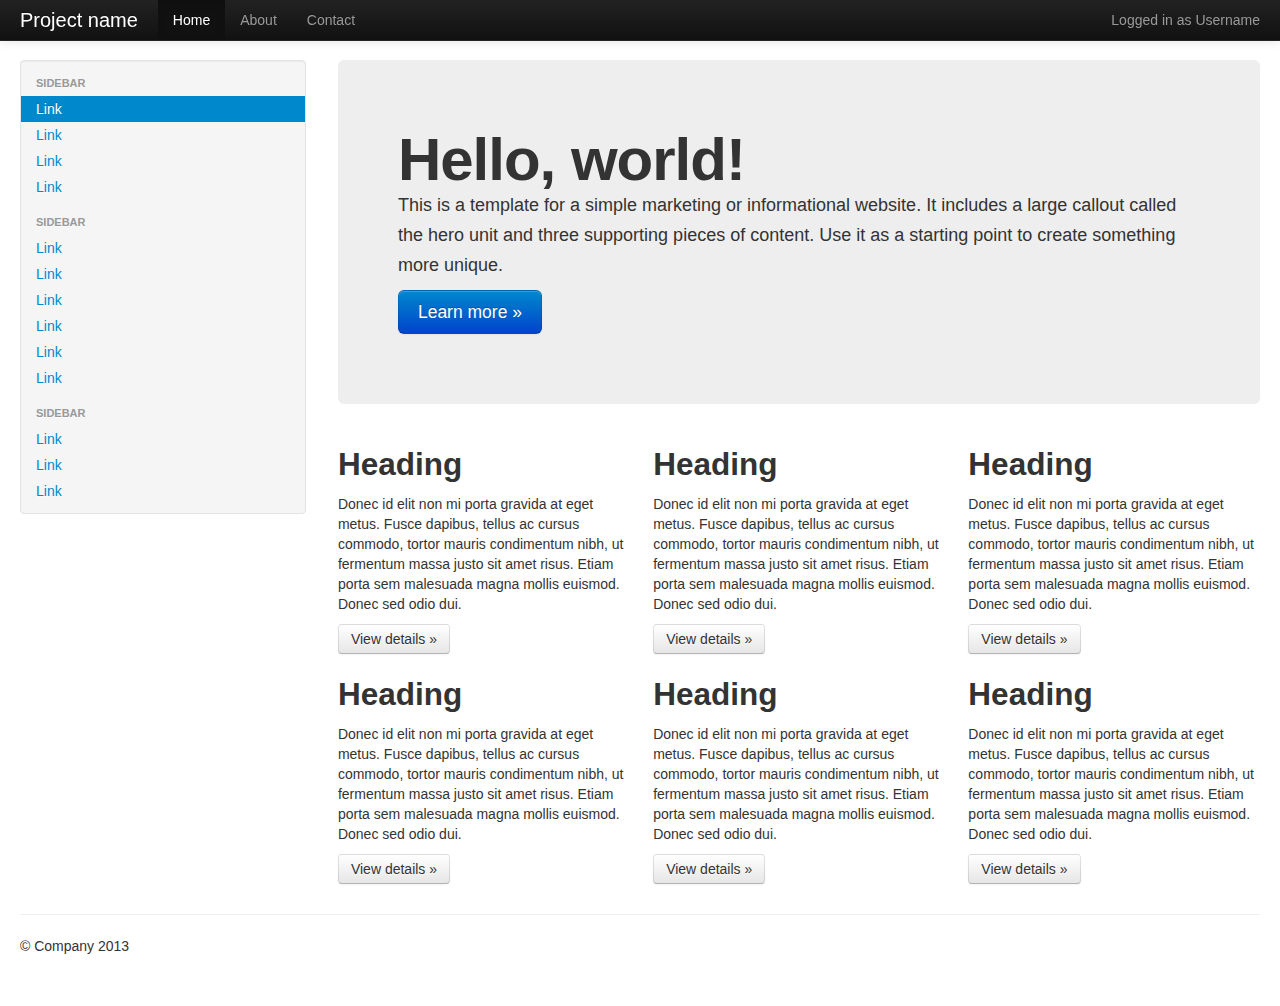
<file: docs/examples/fluid.html>
<!DOCTYPE html>
<html lang="en">
  <head>
    <meta charset="utf-8">
    <title>Bootstrap, from Twitter</title>
    <meta name="viewport" content="width=device-width, initial-scale=1.0">
    <meta name="description" content="">
    <meta name="author" content="">

    <!-- Le styles -->
    <link href="../assets/css/bootstrap.css" rel="stylesheet">
    <style type="text/css">
      body {
        padding-top: 60px;
        padding-bottom: 40px;
      }
      .sidebar-nav {
        padding: 9px 0;
      }

      @media (max-width: 980px) {
        /* Enable use of floated navbar text */
        .navbar-text.pull-right {
          float: none;
          padding-left: 5px;
          padding-right: 5px;
        }
      }
    </style>
    <link href="../assets/css/bootstrap-responsive.css" rel="stylesheet">

    <!-- HTML5 shim, for IE6-8 support of HTML5 elements -->
    <!--[if lt IE 9]>
      <script src="../assets/js/html5shiv.js"></script>
    <![endif]-->

    <!-- Fav and touch icons -->
    <link rel="apple-touch-icon-precomposed" sizes="144x144" href="../assets/ico/apple-touch-icon-144-precomposed.png">
    <link rel="apple-touch-icon-precomposed" sizes="114x114" href="../assets/ico/apple-touch-icon-114-precomposed.png">
      <link rel="apple-touch-icon-precomposed" sizes="72x72" href="../assets/ico/apple-touch-icon-72-precomposed.png">
                    <link rel="apple-touch-icon-precomposed" href="../assets/ico/apple-touch-icon-57-precomposed.png">
                                   <link rel="shortcut icon" href="../assets/ico/favicon.png">
  </head>

  <body>

    <div class="navbar navbar-inverse navbar-fixed-top">
      <div class="navbar-inner">
        <div class="container-fluid">
          <button type="button" class="btn btn-navbar" data-toggle="collapse" data-target=".nav-collapse">
            <span class="icon-bar"></span>
            <span class="icon-bar"></span>
            <span class="icon-bar"></span>
          </button>
          <a class="brand" href="#">Project name</a>
          <div class="nav-collapse collapse">
            <p class="navbar-text pull-right">
              Logged in as <a href="#" class="navbar-link">Username</a>
            </p>
            <ul class="nav">
              <li class="active"><a href="#">Home</a></li>
              <li><a href="#about">About</a></li>
              <li><a href="#contact">Contact</a></li>
            </ul>
          </div><!--/.nav-collapse -->
        </div>
      </div>
    </div>

    <div class="container-fluid">
      <div class="row-fluid">
        <div class="span3">
          <div class="well sidebar-nav">
            <ul class="nav nav-list">
              <li class="nav-header">Sidebar</li>
              <li class="active"><a href="#">Link</a></li>
              <li><a href="#">Link</a></li>
              <li><a href="#">Link</a></li>
              <li><a href="#">Link</a></li>
              <li class="nav-header">Sidebar</li>
              <li><a href="#">Link</a></li>
              <li><a href="#">Link</a></li>
              <li><a href="#">Link</a></li>
              <li><a href="#">Link</a></li>
              <li><a href="#">Link</a></li>
              <li><a href="#">Link</a></li>
              <li class="nav-header">Sidebar</li>
              <li><a href="#">Link</a></li>
              <li><a href="#">Link</a></li>
              <li><a href="#">Link</a></li>
            </ul>
          </div><!--/.well -->
        </div><!--/span-->
        <div class="span9">
          <div class="hero-unit">
            <h1>Hello, world!</h1>
            <p>This is a template for a simple marketing or informational website. It includes a large callout called the hero unit and three supporting pieces of content. Use it as a starting point to create something more unique.</p>
            <p><a href="#" class="btn btn-primary btn-large">Learn more &raquo;</a></p>
          </div>
          <div class="row-fluid">
            <div class="span4">
              <h2>Heading</h2>
              <p>Donec id elit non mi porta gravida at eget metus. Fusce dapibus, tellus ac cursus commodo, tortor mauris condimentum nibh, ut fermentum massa justo sit amet risus. Etiam porta sem malesuada magna mollis euismod. Donec sed odio dui. </p>
              <p><a class="btn" href="#">View details &raquo;</a></p>
            </div><!--/span-->
            <div class="span4">
              <h2>Heading</h2>
              <p>Donec id elit non mi porta gravida at eget metus. Fusce dapibus, tellus ac cursus commodo, tortor mauris condimentum nibh, ut fermentum massa justo sit amet risus. Etiam porta sem malesuada magna mollis euismod. Donec sed odio dui. </p>
              <p><a class="btn" href="#">View details &raquo;</a></p>
            </div><!--/span-->
            <div class="span4">
              <h2>Heading</h2>
              <p>Donec id elit non mi porta gravida at eget metus. Fusce dapibus, tellus ac cursus commodo, tortor mauris condimentum nibh, ut fermentum massa justo sit amet risus. Etiam porta sem malesuada magna mollis euismod. Donec sed odio dui. </p>
              <p><a class="btn" href="#">View details &raquo;</a></p>
            </div><!--/span-->
          </div><!--/row-->
          <div class="row-fluid">
            <div class="span4">
              <h2>Heading</h2>
              <p>Donec id elit non mi porta gravida at eget metus. Fusce dapibus, tellus ac cursus commodo, tortor mauris condimentum nibh, ut fermentum massa justo sit amet risus. Etiam porta sem malesuada magna mollis euismod. Donec sed odio dui. </p>
              <p><a class="btn" href="#">View details &raquo;</a></p>
            </div><!--/span-->
            <div class="span4">
              <h2>Heading</h2>
              <p>Donec id elit non mi porta gravida at eget metus. Fusce dapibus, tellus ac cursus commodo, tortor mauris condimentum nibh, ut fermentum massa justo sit amet risus. Etiam porta sem malesuada magna mollis euismod. Donec sed odio dui. </p>
              <p><a class="btn" href="#">View details &raquo;</a></p>
            </div><!--/span-->
            <div class="span4">
              <h2>Heading</h2>
              <p>Donec id elit non mi porta gravida at eget metus. Fusce dapibus, tellus ac cursus commodo, tortor mauris condimentum nibh, ut fermentum massa justo sit amet risus. Etiam porta sem malesuada magna mollis euismod. Donec sed odio dui. </p>
              <p><a class="btn" href="#">View details &raquo;</a></p>
            </div><!--/span-->
          </div><!--/row-->
        </div><!--/span-->
      </div><!--/row-->

      <hr>

      <footer>
        <p>&copy; Company 2013</p>
      </footer>

    </div><!--/.fluid-container-->

    <!-- Le javascript
    ================================================== -->
    <!-- Placed at the end of the document so the pages load faster -->
    <script src="../assets/js/jquery.js"></script>
    <script src="../assets/js/bootstrap-transition.js"></script>
    <script src="../assets/js/bootstrap-alert.js"></script>
    <script src="../assets/js/bootstrap-modal.js"></script>
    <script src="../assets/js/bootstrap-dropdown.js"></script>
    <script src="../assets/js/bootstrap-scrollspy.js"></script>
    <script src="../assets/js/bootstrap-tab.js"></script>
    <script src="../assets/js/bootstrap-tooltip.js"></script>
    <script src="../assets/js/bootstrap-popover.js"></script>
    <script src="../assets/js/bootstrap-button.js"></script>
    <script src="../assets/js/bootstrap-collapse.js"></script>
    <script src="../assets/js/bootstrap-carousel.js"></script>
    <script src="../assets/js/bootstrap-typeahead.js"></script>

  </body>
</html>
</file>
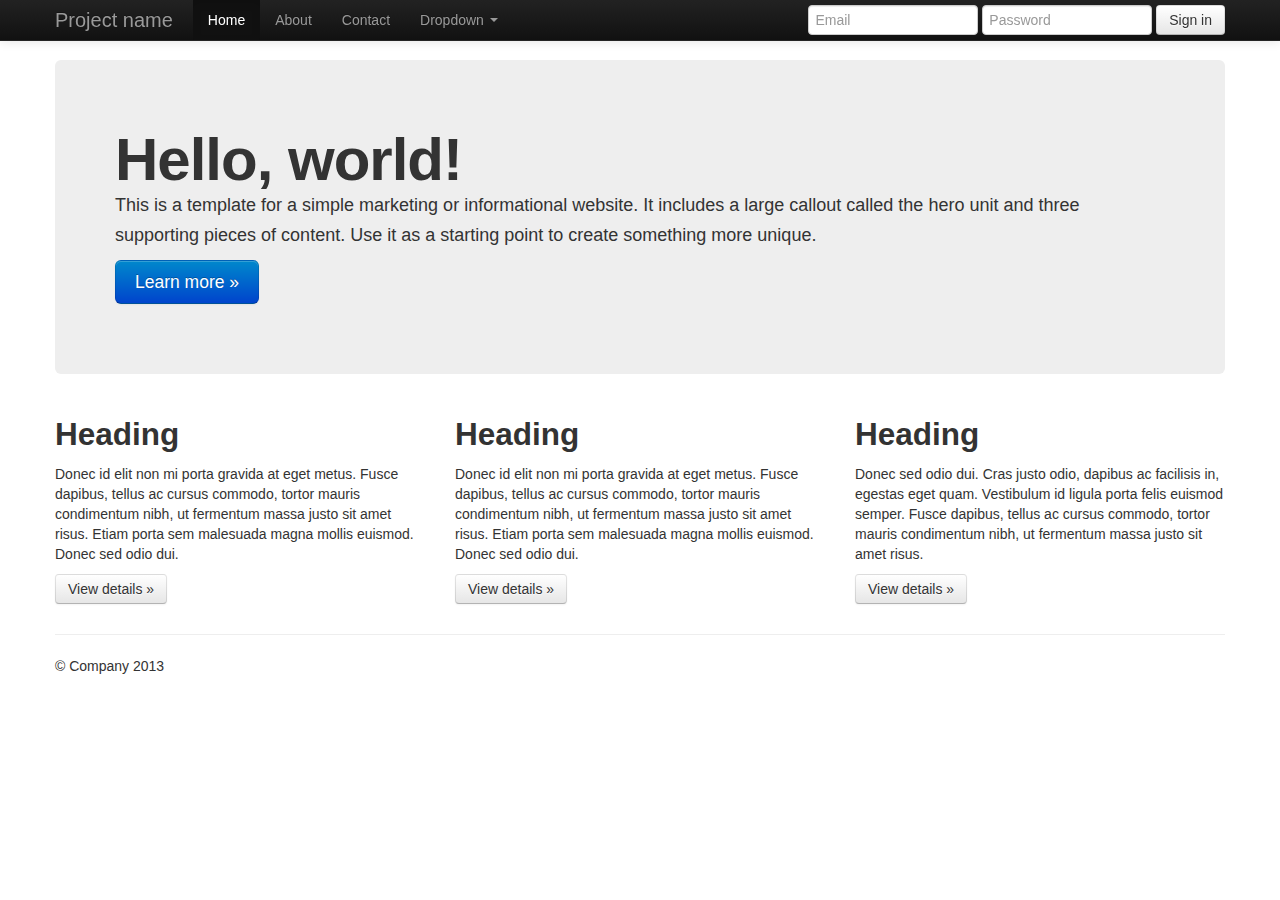
<file: docs/examples/hero.html>
<!DOCTYPE html>
<html lang="en">
  <head>
    <meta charset="utf-8">
    <title>Bootstrap, from Twitter</title>
    <meta name="viewport" content="width=device-width, initial-scale=1.0">
    <meta name="description" content="">
    <meta name="author" content="">

    <!-- Le styles -->
    <link href="../assets/css/bootstrap.css" rel="stylesheet">
    <style type="text/css">
      body {
        padding-top: 60px;
        padding-bottom: 40px;
      }
    </style>
    <link href="../assets/css/bootstrap-responsive.css" rel="stylesheet">

    <!-- HTML5 shim, for IE6-8 support of HTML5 elements -->
    <!--[if lt IE 9]>
      <script src="../assets/js/html5shiv.js"></script>
    <![endif]-->

    <!-- Fav and touch icons -->
    <link rel="apple-touch-icon-precomposed" sizes="144x144" href="../assets/ico/apple-touch-icon-144-precomposed.png">
    <link rel="apple-touch-icon-precomposed" sizes="114x114" href="../assets/ico/apple-touch-icon-114-precomposed.png">
      <link rel="apple-touch-icon-precomposed" sizes="72x72" href="../assets/ico/apple-touch-icon-72-precomposed.png">
                    <link rel="apple-touch-icon-precomposed" href="../assets/ico/apple-touch-icon-57-precomposed.png">
                                   <link rel="shortcut icon" href="../assets/ico/favicon.png">
  </head>

  <body>

    <div class="navbar navbar-inverse navbar-fixed-top">
      <div class="navbar-inner">
        <div class="container">
          <button type="button" class="btn btn-navbar" data-toggle="collapse" data-target=".nav-collapse">
            <span class="icon-bar"></span>
            <span class="icon-bar"></span>
            <span class="icon-bar"></span>
          </button>
          <a class="brand" href="#">Project name</a>
          <div class="nav-collapse collapse">
            <ul class="nav">
              <li class="active"><a href="#">Home</a></li>
              <li><a href="#about">About</a></li>
              <li><a href="#contact">Contact</a></li>
              <li class="dropdown">
                <a href="#" class="dropdown-toggle" data-toggle="dropdown">Dropdown <b class="caret"></b></a>
                <ul class="dropdown-menu">
                  <li><a href="#">Action</a></li>
                  <li><a href="#">Another action</a></li>
                  <li><a href="#">Something else here</a></li>
                  <li class="divider"></li>
                  <li class="nav-header">Nav header</li>
                  <li><a href="#">Separated link</a></li>
                  <li><a href="#">One more separated link</a></li>
                </ul>
              </li>
            </ul>
            <form class="navbar-form pull-right">
              <input class="span2" type="text" placeholder="Email">
              <input class="span2" type="password" placeholder="Password">
              <button type="submit" class="btn">Sign in</button>
            </form>
          </div><!--/.nav-collapse -->
        </div>
      </div>
    </div>

    <div class="container">

      <!-- Main hero unit for a primary marketing message or call to action -->
      <div class="hero-unit">
        <h1>Hello, world!</h1>
        <p>This is a template for a simple marketing or informational website. It includes a large callout called the hero unit and three supporting pieces of content. Use it as a starting point to create something more unique.</p>
        <p><a href="#" class="btn btn-primary btn-large">Learn more &raquo;</a></p>
      </div>

      <!-- Example row of columns -->
      <div class="row">
        <div class="span4">
          <h2>Heading</h2>
          <p>Donec id elit non mi porta gravida at eget metus. Fusce dapibus, tellus ac cursus commodo, tortor mauris condimentum nibh, ut fermentum massa justo sit amet risus. Etiam porta sem malesuada magna mollis euismod. Donec sed odio dui. </p>
          <p><a class="btn" href="#">View details &raquo;</a></p>
        </div>
        <div class="span4">
          <h2>Heading</h2>
          <p>Donec id elit non mi porta gravida at eget metus. Fusce dapibus, tellus ac cursus commodo, tortor mauris condimentum nibh, ut fermentum massa justo sit amet risus. Etiam porta sem malesuada magna mollis euismod. Donec sed odio dui. </p>
          <p><a class="btn" href="#">View details &raquo;</a></p>
       </div>
        <div class="span4">
          <h2>Heading</h2>
          <p>Donec sed odio dui. Cras justo odio, dapibus ac facilisis in, egestas eget quam. Vestibulum id ligula porta felis euismod semper. Fusce dapibus, tellus ac cursus commodo, tortor mauris condimentum nibh, ut fermentum massa justo sit amet risus.</p>
          <p><a class="btn" href="#">View details &raquo;</a></p>
        </div>
      </div>

      <hr>

      <footer>
        <p>&copy; Company 2013</p>
      </footer>

    </div> <!-- /container -->

    <!-- Le javascript
    ================================================== -->
    <!-- Placed at the end of the document so the pages load faster -->
    <script src="../assets/js/jquery.js"></script>
    <script src="../assets/js/bootstrap-transition.js"></script>
    <script src="../assets/js/bootstrap-alert.js"></script>
    <script src="../assets/js/bootstrap-modal.js"></script>
    <script src="../assets/js/bootstrap-dropdown.js"></script>
    <script src="../assets/js/bootstrap-scrollspy.js"></script>
    <script src="../assets/js/bootstrap-tab.js"></script>
    <script src="../assets/js/bootstrap-tooltip.js"></script>
    <script src="../assets/js/bootstrap-popover.js"></script>
    <script src="../assets/js/bootstrap-button.js"></script>
    <script src="../assets/js/bootstrap-collapse.js"></script>
    <script src="../assets/js/bootstrap-carousel.js"></script>
    <script src="../assets/js/bootstrap-typeahead.js"></script>

  </body>
</html>
</file>
<file: style.css>
body {
  padding-top: 80px;
  padding-bottom: 40px;
  background-color: #f5f5f5;
}

.form-signin {
  max-width: 300px;
  padding: 19px 29px 29px;
  margin: 0 auto 20px;
  background-color: #fff;
  border: 1px solid #e5e5e5;
  -webkit-border-radius: 5px;
     -moz-border-radius: 5px;
          border-radius: 5px;
  -webkit-box-shadow: 0 1px 2px rgba(0,0,0,.05);
     -moz-box-shadow: 0 1px 2px rgba(0,0,0,.05);
          box-shadow: 0 1px 2px rgba(0,0,0,.05);
}
.form-signin .form-signin-heading,
.form-signin .checkbox {
  margin-bottom: 10px;
}
.form-signin input[type="text"],
.form-signin input[type="password"] {
  font-size: 16px;
  height: auto;
  margin-bottom: 15px;
  padding: 7px 9px;
}
</file>
<file: docs/assets/js/google-code-prettify/prettify.css>
.com { color: #93a1a1; }
.lit { color: #195f91; }
.pun, .opn, .clo { color: #93a1a1; }
.fun { color: #dc322f; }
.str, .atv { color: #D14; }
.kwd, .prettyprint .tag { color: #1e347b; }
.typ, .atn, .dec, .var { color: teal; }
.pln { color: #48484c; }

.prettyprint {
  padding: 8px;
  background-color: #f7f7f9;
  border: 1px solid #e1e1e8;
}
.prettyprint.linenums {
  -webkit-box-shadow: inset 40px 0 0 #fbfbfc, inset 41px 0 0 #ececf0;
     -moz-box-shadow: inset 40px 0 0 #fbfbfc, inset 41px 0 0 #ececf0;
          box-shadow: inset 40px 0 0 #fbfbfc, inset 41px 0 0 #ececf0;
}

/* Specify class=linenums on a pre to get line numbering */
ol.linenums {
  margin: 0 0 0 33px; /* IE indents via margin-left */
}
ol.linenums li {
  padding-left: 12px;
  color: #bebec5;
  line-height: 20px;
  text-shadow: 0 1px 0 #fff;
}
</file>
<file: docs/assets/css/docs.css>
/* Add additional stylesheets below
-------------------------------------------------- */
/*
  Bootstrap's documentation styles
  Special styles for presenting Bootstrap's documentation and examples
*/



/* Body and structure
-------------------------------------------------- */

body {
  position: relative;
  padding-top: 40px;
}

/* Code in headings */
h3 code {
  font-size: 14px;
  font-weight: normal;
}



/* Tweak navbar brand link to be super sleek
-------------------------------------------------- */

body > .navbar {
  font-size: 13px;
}

/* Change the docs' brand */
body > .navbar .brand {
  padding-right: 0;
  padding-left: 0;
  margin-left: 20px;
  float: right;
  font-weight: bold;
  color: #000;
  text-shadow: 0 1px 0 rgba(255,255,255,.1), 0 0 30px rgba(255,255,255,.125);
  -webkit-transition: all .2s linear;
     -moz-transition: all .2s linear;
          transition: all .2s linear;
}
body > .navbar .brand:hover {
  text-decoration: none;
  text-shadow: 0 1px 0 rgba(255,255,255,.1), 0 0 30px rgba(255,255,255,.4);
}


/* Sections
-------------------------------------------------- */

/* padding for in-page bookmarks and fixed navbar */
section {
  padding-top: 30px;
}
section > .page-header,
section > .lead {
  color: #5a5a5a;
}
section > ul li {
  margin-bottom: 5px;
}

/* Separators (hr) */
.bs-docs-separator {
  margin: 40px 0 39px;
}

/* Faded out hr */
hr.soften {
  height: 1px;
  margin: 70px 0;
  background-image: -webkit-linear-gradient(left, rgba(0,0,0,0), rgba(0,0,0,.1), rgba(0,0,0,0));
  background-image:    -moz-linear-gradient(left, rgba(0,0,0,0), rgba(0,0,0,.1), rgba(0,0,0,0));
  background-image:     -ms-linear-gradient(left, rgba(0,0,0,0), rgba(0,0,0,.1), rgba(0,0,0,0));
  background-image:      -o-linear-gradient(left, rgba(0,0,0,0), rgba(0,0,0,.1), rgba(0,0,0,0));
  border: 0;
}



/* Jumbotrons
-------------------------------------------------- */

/* Base class
------------------------- */
.jumbotron {
  position: relative;
  padding: 40px 0;
  color: #fff;
  text-align: center;
  text-shadow: 0 1px 3px rgba(0,0,0,.4), 0 0 30px rgba(0,0,0,.075);
  background: #020031; /* Old browsers */
  background: -moz-linear-gradient(45deg,  #020031 0%, #6d3353 100%); /* FF3.6+ */
  background: -webkit-gradient(linear, left bottom, right top, color-stop(0%,#020031), color-stop(100%,#6d3353)); /* Chrome,Safari4+ */
  background: -webkit-linear-gradient(45deg,  #020031 0%,#6d3353 100%); /* Chrome10+,Safari5.1+ */
  background: -o-linear-gradient(45deg,  #020031 0%,#6d3353 100%); /* Opera 11.10+ */
  background: -ms-linear-gradient(45deg,  #020031 0%,#6d3353 100%); /* IE10+ */
  background: linear-gradient(45deg,  #020031 0%,#6d3353 100%); /* W3C */
  filter: progid:DXImageTransform.Microsoft.gradient( startColorstr='#020031', endColorstr='#6d3353',GradientType=1 ); /* IE6-9 fallback on horizontal gradient */
  -webkit-box-shadow: inset 0 3px 7px rgba(0,0,0,.2), inset 0 -3px 7px rgba(0,0,0,.2);
     -moz-box-shadow: inset 0 3px 7px rgba(0,0,0,.2), inset 0 -3px 7px rgba(0,0,0,.2);
          box-shadow: inset 0 3px 7px rgba(0,0,0,.2), inset 0 -3px 7px rgba(0,0,0,.2);
}
.jumbotron h1 {
  font-size: 80px;
  font-weight: bold;
  letter-spacing: -1px;
  line-height: 1;
}
.jumbotron p {
  font-size: 24px;
  font-weight: 300;
  line-height: 1.25;
  margin-bottom: 30px;
}

/* Link styles (used on .masthead-links as well) */
.jumbotron a {
  color: #fff;
  color: rgba(255,255,255,.5);
  -webkit-transition: all .2s ease-in-out;
     -moz-transition: all .2s ease-in-out;
          transition: all .2s ease-in-out;
}
.jumbotron a:hover {
  color: #fff;
  text-shadow: 0 0 10px rgba(255,255,255,.25);
}

/* Download button */
.masthead .btn {
  padding: 19px 24px;
  font-size: 24px;
  font-weight: 200;
  color: #fff; /* redeclare to override the `.jumbotron a` */
  border: 0;
  -webkit-border-radius: 6px;
     -moz-border-radius: 6px;
          border-radius: 6px;
  -webkit-box-shadow: inset 0 1px 0 rgba(255,255,255,.1), 0 1px 5px rgba(0,0,0,.25);
     -moz-box-shadow: inset 0 1px 0 rgba(255,255,255,.1), 0 1px 5px rgba(0,0,0,.25);
          box-shadow: inset 0 1px 0 rgba(255,255,255,.1), 0 1px 5px rgba(0,0,0,.25);
  -webkit-transition: none;
     -moz-transition: none;
          transition: none;
}
.masthead .btn:hover {
  -webkit-box-shadow: inset 0 1px 0 rgba(255,255,255,.1), 0 1px 5px rgba(0,0,0,.25);
     -moz-box-shadow: inset 0 1px 0 rgba(255,255,255,.1), 0 1px 5px rgba(0,0,0,.25);
          box-shadow: inset 0 1px 0 rgba(255,255,255,.1), 0 1px 5px rgba(0,0,0,.25);
}
.masthead .btn:active {
  -webkit-box-shadow: inset 0 2px 4px rgba(0,0,0,.1), 0 1px 0 rgba(255,255,255,.1);
     -moz-box-shadow: inset 0 2px 4px rgba(0,0,0,.1), 0 1px 0 rgba(255,255,255,.1);
          box-shadow: inset 0 2px 4px rgba(0,0,0,.1), 0 1px 0 rgba(255,255,255,.1);
}


/* Pattern overlay
------------------------- */
.jumbotron .container {
  position: relative;
  z-index: 2;
}
.jumbotron:after {
  content: '';
  display: block;
  position: absolute;
  top: 0;
  right: 0;
  bottom: 0;
  left: 0;
  background: url(../img/bs-docs-masthead-pattern.png) repeat center center;
  opacity: .4;
}
@media
only screen and (-webkit-min-device-pixel-ratio: 2),
only screen and (   min--moz-device-pixel-ratio: 2),
only screen and (     -o-min-device-pixel-ratio: 2/1) {

  .jumbotron:after {
    background-size: 150px 150px;
  }

}

/* Masthead (docs home)
------------------------- */
.masthead {
  padding: 70px 0 80px;
  margin-bottom: 0;
  color: #fff;
}
.masthead h1 {
  font-size: 120px;
  line-height: 1;
  letter-spacing: -2px;
}
.masthead p {
  font-size: 40px;
  font-weight: 200;
  line-height: 1.25;
}

/* Textual links in masthead */
.masthead-links {
  margin: 0;
  list-style: none;
}
.masthead-links li {
  display: inline;
  padding: 0 10px;
  color: rgba(255,255,255,.25);
}

/* Social proof buttons from GitHub & Twitter */
.bs-docs-social {
  padding: 15px 0;
  text-align: center;
  background-color: #f5f5f5;
  border-top: 1px solid #fff;
  border-bottom: 1px solid #ddd;
}

/* Quick links on Home */
.bs-docs-social-buttons {
  margin-left: 0;
  margin-bottom: 0;
  padding-left: 0;
  list-style: none;
}
.bs-docs-social-buttons li {
  display: inline-block;
  padding: 5px 8px;
  line-height: 1;
  *display: inline;
  *zoom: 1;
}

/* Subhead (other pages)
------------------------- */
.subhead {
  text-align: left;
  border-bottom: 1px solid #ddd;
}
.subhead h1 {
  font-size: 60px;
}
.subhead p {
  margin-bottom: 20px;
}
.subhead .navbar {
  display: none;
}



/* Marketing section of Overview
-------------------------------------------------- */

.marketing {
  text-align: center;
  color: #5a5a5a;
}
.marketing h1 {
  margin: 60px 0 10px;
  font-size: 60px;
  font-weight: 200;
  line-height: 1;
  letter-spacing: -1px;
}
.marketing h2 {
  font-weight: 200;
  margin-bottom: 5px;
}
.marketing p {
  font-size: 16px;
  line-height: 1.5;
}
.marketing .marketing-byline {
  margin-bottom: 40px;
  font-size: 20px;
  font-weight: 300;
  line-height: 1.25;
  color: #999;
}
.marketing-img {
  display: block;
  margin: 0 auto 30px;
  max-height: 145px;
}



/* Footer
-------------------------------------------------- */

.footer {
  text-align: center;
  padding: 30px 0;
  margin-top: 70px;
  border-top: 1px solid #e5e5e5;
  background-color: #f5f5f5;
}
.footer p {
  margin-bottom: 0;
  color: #777;
}
.footer-links {
  margin: 10px 0;
}
.footer-links li {
  display: inline;
  padding: 0 2px;
}
.footer-links li:first-child {
  padding-left: 0;
}



/* Special grid styles
-------------------------------------------------- */

.show-grid {
  margin-top: 10px;
  margin-bottom: 20px;
}
.show-grid [class*="span"] {
  background-color: #eee;
  text-align: center;
  -webkit-border-radius: 3px;
     -moz-border-radius: 3px;
          border-radius: 3px;
  min-height: 40px;
  line-height: 40px;
}
.show-grid [class*="span"]:hover {
  background-color: #ddd;
}
.show-grid .show-grid {
  margin-top: 0;
  margin-bottom: 0;
}
.show-grid .show-grid [class*="span"] {
  margin-top: 5px;
}
.show-grid [class*="span"] [class*="span"] {
  background-color: #ccc;
}
.show-grid [class*="span"] [class*="span"] [class*="span"] {
  background-color: #999;
}



/* Mini layout previews
-------------------------------------------------- */
.mini-layout {
  border: 1px solid #ddd;
  -webkit-border-radius: 6px;
     -moz-border-radius: 6px;
          border-radius: 6px;
  -webkit-box-shadow: 0 1px 2px rgba(0,0,0,.075);
     -moz-box-shadow: 0 1px 2px rgba(0,0,0,.075);
          box-shadow: 0 1px 2px rgba(0,0,0,.075);
}
.mini-layout,
.mini-layout .mini-layout-body,
.mini-layout.fluid .mini-layout-sidebar {
  height: 300px;
}
.mini-layout {
  margin-bottom: 20px;
  padding: 9px;
}
.mini-layout div {
  -webkit-border-radius: 3px;
     -moz-border-radius: 3px;
          border-radius: 3px;
}
.mini-layout .mini-layout-body {
  background-color: #dceaf4;
  margin: 0 auto;
  width: 70%;
}
.mini-layout.fluid .mini-layout-sidebar,
.mini-layout.fluid .mini-layout-header,
.mini-layout.fluid .mini-layout-body {
  float: left;
}
.mini-layout.fluid .mini-layout-sidebar {
  background-color: #bbd8e9;
  width: 20%;
}
.mini-layout.fluid .mini-layout-body {
  width: 77.5%;
  margin-left: 2.5%;
}



/* Download page
-------------------------------------------------- */

.download .page-header {
  margin-top: 36px;
}
.page-header .toggle-all {
  margin-top: 5px;
}

/* Space out h3s when following a section */
.download h3 {
  margin-bottom: 5px;
}
.download-builder input + h3,
.download-builder .checkbox + h3 {
  margin-top: 9px;
}

/* Fields for variables */
.download-builder input[type=text] {
  margin-bottom: 9px;
  font-family: Menlo, Monaco, "Courier New", monospace;
  font-size: 12px;
  color: #d14;
}
.download-builder input[type=text]:focus {
  background-color: #fff;
}

/* Custom, larger checkbox labels */
.download .checkbox {
  padding: 6px 10px 6px 25px;
  font-size: 13px;
  line-height: 18px;
  color: #555;
  background-color: #f9f9f9;
  -webkit-border-radius: 3px;
     -moz-border-radius: 3px;
          border-radius: 3px;
  cursor: pointer;
}
.download .checkbox:hover {
  color: #333;
  background-color: #f5f5f5;
}
.download .checkbox small {
  font-size: 12px;
  color: #777;
}

/* Variables section */
#variables label {
  margin-bottom: 0;
}

/* Giant download button */
.download-btn {
  margin: 36px 0 108px;
}
#download p,
#download h4 {
  max-width: 50%;
  margin: 0 auto;
  color: #999;
  text-align: center;
}
#download h4 {
  margin-bottom: 0;
}
#download p {
  margin-bottom: 18px;
}
.download-btn .btn {
  display: block;
  width: auto;
  padding: 19px 24px;
  margin-bottom: 27px;
  font-size: 30px;
  line-height: 1;
  text-align: center;
  -webkit-border-radius: 6px;
     -moz-border-radius: 6px;
          border-radius: 6px;
}



/* Misc
-------------------------------------------------- */

/* Make tables spaced out a bit more */
h2 + table,
h3 + table,
h4 + table,
h2 + .row {
  margin-top: 5px;
}

/* Example sites showcase */
.example-sites {
  xmargin-left: 20px;
}
.example-sites img {
  max-width: 100%;
  margin: 0 auto;
}

.scrollspy-example {
  height: 200px;
  overflow: auto;
  position: relative;
}


/* Fake the :focus state to demo it */
.focused {
  border-color: rgba(82,168,236,.8);
  -webkit-box-shadow: inset 0 1px 3px rgba(0,0,0,.1), 0 0 8px rgba(82,168,236,.6);
     -moz-box-shadow: inset 0 1px 3px rgba(0,0,0,.1), 0 0 8px rgba(82,168,236,.6);
          box-shadow: inset 0 1px 3px rgba(0,0,0,.1), 0 0 8px rgba(82,168,236,.6);
  outline: 0;
}

/* For input sizes, make them display block */
.docs-input-sizes select,
.docs-input-sizes input[type=text] {
  display: block;
  margin-bottom: 9px;
}

/* Icons
------------------------- */
.the-icons {
  margin-left: 0;
  list-style: none;
}
.the-icons li {
  float: left;
  width: 25%;
  line-height: 25px;
}
.the-icons i:hover {
  background-color: rgba(255,0,0,.25);
}

/* Example page
------------------------- */
.bootstrap-examples h4 {
  margin: 10px 0 5px;
}
.bootstrap-examples p {
  font-size: 13px;
  line-height: 18px;
}
.bootstrap-examples .thumbnail {
  margin-bottom: 9px;
  background-color: #fff;
}



/* Bootstrap code examples
-------------------------------------------------- */

/* Base class */
.bs-docs-example {
  position: relative;
  margin: 15px 0;
  padding: 39px 19px 14px;
  *padding-top: 19px;
  background-color: #fff;
  border: 1px solid #ddd;
  -webkit-border-radius: 4px;
     -moz-border-radius: 4px;
          border-radius: 4px;
}

/* Echo out a label for the example */
.bs-docs-example:after {
  content: "Example";
  position: absolute;
  top: -1px;
  left: -1px;
  padding: 3px 7px;
  font-size: 12px;
  font-weight: bold;
  background-color: #f5f5f5;
  border: 1px solid #ddd;
  color: #9da0a4;
  -webkit-border-radius: 4px 0 4px 0;
     -moz-border-radius: 4px 0 4px 0;
          border-radius: 4px 0 4px 0;
}

/* Remove spacing between an example and it's code */
.bs-docs-example + .prettyprint {
  margin-top: -20px;
  padding-top: 15px;
}

/* Tweak examples
------------------------- */
.bs-docs-example > p:last-child {
  margin-bottom: 0;
}
.bs-docs-example .table,
.bs-docs-example .progress,
.bs-docs-example .well,
.bs-docs-example .alert,
.bs-docs-example .hero-unit,
.bs-docs-example .pagination,
.bs-docs-example .navbar,
.bs-docs-example > .nav,
.bs-docs-example blockquote {
  margin-bottom: 5px;
}
.bs-docs-example .pagination {
  margin-top: 0;
}
.bs-navbar-top-example,
.bs-navbar-bottom-example {
  z-index: 1;
  padding: 0;
  height: 90px;
  overflow: hidden; /* cut the drop shadows off */
}
.bs-navbar-top-example .navbar-fixed-top,
.bs-navbar-bottom-example .navbar-fixed-bottom {
  margin-left: 0;
  margin-right: 0;
}
.bs-navbar-top-example {
  -webkit-border-radius: 0 0 4px 4px;
     -moz-border-radius: 0 0 4px 4px;
          border-radius: 0 0 4px 4px;
}
.bs-navbar-top-example:after {
  top: auto;
  bottom: -1px;
  -webkit-border-radius: 0 4px 0 4px;
     -moz-border-radius: 0 4px 0 4px;
          border-radius: 0 4px 0 4px;
}
.bs-navbar-bottom-example {
  -webkit-border-radius: 4px 4px 0 0;
     -moz-border-radius: 4px 4px 0 0;
          border-radius: 4px 4px 0 0;
}
.bs-navbar-bottom-example .navbar {
  margin-bottom: 0;
}
form.bs-docs-example {
  padding-bottom: 19px;
}

/* Images */
.bs-docs-example-images img {
  margin: 10px;
  display: inline-block;
}

/* Tooltips */
.bs-docs-tooltip-examples {
  text-align: center;
  margin: 0 0 10px;
  list-style: none;
}
.bs-docs-tooltip-examples li {
  display: inline;
  padding: 0 10px;
}

/* Popovers */
.bs-docs-example-popover {
  padding-bottom: 24px;
  background-color: #f9f9f9;
}
.bs-docs-example-popover .popover {
  position: relative;
  display: block;
  float: left;
  width: 260px;
  margin: 20px;
}

/* Dropdowns */
.bs-docs-example-submenus {
  min-height: 180px;
}
.bs-docs-example-submenus > .pull-left + .pull-left {
  margin-left: 20px;
}
.bs-docs-example-submenus .dropup > .dropdown-menu,
.bs-docs-example-submenus .dropdown > .dropdown-menu {
  display: block;
  position: static;
  margin-bottom: 5px;
  *width: 180px;
}



/* Responsive docs
-------------------------------------------------- */

/* Utility classes table
------------------------- */
.responsive-utilities th small {
  display: block;
  font-weight: normal;
  color: #999;
}
.responsive-utilities tbody th {
  font-weight: normal;
}
.responsive-utilities td {
  text-align: center;
}
.responsive-utilities td.is-visible {
  color: #468847;
  background-color: #dff0d8 !important;
}
.responsive-utilities td.is-hidden {
  color: #ccc;
  background-color: #f9f9f9 !important;
}

/* Responsive tests
------------------------- */
.responsive-utilities-test {
  margin-top: 5px;
  margin-left: 0;
  list-style: none;
  overflow: hidden; /* clear floats */
}
.responsive-utilities-test li {
  position: relative;
  float: left;
  width: 25%;
  height: 43px;
  font-size: 14px;
  font-weight: bold;
  line-height: 43px;
  color: #999;
  text-align: center;
  border: 1px solid #ddd;
  -webkit-border-radius: 4px;
     -moz-border-radius: 4px;
          border-radius: 4px;
}
.responsive-utilities-test li + li {
  margin-left: 10px;
}
.responsive-utilities-test span {
  position: absolute;
  top:    -1px;
  left:   -1px;
  right:  -1px;
  bottom: -1px;
  -webkit-border-radius: 4px;
     -moz-border-radius: 4px;
          border-radius: 4px;
}
.responsive-utilities-test span {
  color: #468847;
  background-color: #dff0d8;
  border: 1px solid #d6e9c6;
}



/* Sidenav for Docs
-------------------------------------------------- */

.bs-docs-sidenav {
  width: 228px;
  margin: 30px 0 0;
  padding: 0;
  background-color: #fff;
  -webkit-border-radius: 6px;
     -moz-border-radius: 6px;
          border-radius: 6px;
  -webkit-box-shadow: 0 1px 4px rgba(0,0,0,.065);
     -moz-box-shadow: 0 1px 4px rgba(0,0,0,.065);
          box-shadow: 0 1px 4px rgba(0,0,0,.065);
}
.bs-docs-sidenav > li > a {
  display: block;
  width: 190px \9;
  margin: 0 0 -1px;
  padding: 8px 14px;
  border: 1px solid #e5e5e5;
}
.bs-docs-sidenav > li:first-child > a {
  -webkit-border-radius: 6px 6px 0 0;
     -moz-border-radius: 6px 6px 0 0;
          border-radius: 6px 6px 0 0;
}
.bs-docs-sidenav > li:last-child > a {
  -webkit-border-radius: 0 0 6px 6px;
     -moz-border-radius: 0 0 6px 6px;
          border-radius: 0 0 6px 6px;
}
.bs-docs-sidenav > .active > a {
  position: relative;
  z-index: 2;
  padding: 9px 15px;
  border: 0;
  text-shadow: 0 1px 0 rgba(0,0,0,.15);
  -webkit-box-shadow: inset 1px 0 0 rgba(0,0,0,.1), inset -1px 0 0 rgba(0,0,0,.1);
     -moz-box-shadow: inset 1px 0 0 rgba(0,0,0,.1), inset -1px 0 0 rgba(0,0,0,.1);
          box-shadow: inset 1px 0 0 rgba(0,0,0,.1), inset -1px 0 0 rgba(0,0,0,.1);
}
/* Chevrons */
.bs-docs-sidenav .icon-chevron-right {
  float: right;
  margin-top: 2px;
  margin-right: -6px;
  opacity: .25;
}
.bs-docs-sidenav > li > a:hover {
  background-color: #f5f5f5;
}
.bs-docs-sidenav a:hover .icon-chevron-right {
  opacity: .5;
}
.bs-docs-sidenav .active .icon-chevron-right,
.bs-docs-sidenav .active a:hover .icon-chevron-right {
  background-image: url(../img/glyphicons-halflings-white.png);
  opacity: 1;
}
.bs-docs-sidenav.affix {
  top: 40px;
}
.bs-docs-sidenav.affix-bottom {
  position: absolute;
  top: auto;
  bottom: 270px;
}




/* Responsive
-------------------------------------------------- */

/* Desktop large
------------------------- */
@media (min-width: 1200px) {
  .bs-docs-container {
    max-width: 970px;
  }
  .bs-docs-sidenav {
    width: 258px;
  }
  .bs-docs-sidenav > li > a {
    width: 230px \9; /* Override the previous IE8-9 hack */
  }
}

/* Desktop
------------------------- */
@media (max-width: 980px) {
  /* Unfloat brand */
  body > .navbar-fixed-top .brand {
    float: left;
    margin-left: 0;
    padding-left: 10px;
    padding-right: 10px;
  }

  /* Inline-block quick links for more spacing */
  .quick-links li {
    display: inline-block;
    margin: 5px;
  }

  /* When affixed, space properly */
  .bs-docs-sidenav {
    top: 0;
    width: 218px;
    margin-top: 30px;
    margin-right: 0;
  }
}

/* Tablet to desktop
------------------------- */
@media (min-width: 768px) and (max-width: 979px) {
  /* Remove any padding from the body */
  body {
    padding-top: 0;
  }
  /* Widen masthead and social buttons to fill body padding */
  .jumbotron {
    margin-top: -20px; /* Offset bottom margin on .navbar */
  }
  /* Adjust sidenav width */
  .bs-docs-sidenav {
    width: 166px;
    margin-top: 20px;
  }
  .bs-docs-sidenav.affix {
    top: 0;
  }
}

/* Tablet
------------------------- */
@media (max-width: 767px) {
  /* Remove any padding from the body */
  body {
    padding-top: 0;
  }

  /* Widen masthead and social buttons to fill body padding */
  .jumbotron {
    padding: 40px 20px;
    margin-top:   -20px; /* Offset bottom margin on .navbar */
    margin-right: -20px;
    margin-left:  -20px;
  }
  .masthead h1 {
    font-size: 90px;
  }
  .masthead p,
  .masthead .btn {
    font-size: 24px;
  }
  .marketing .span4 {
    margin-bottom: 40px;
  }
  .bs-docs-social {
    margin: 0 -20px;
  }

  /* Space out the show-grid examples */
  .show-grid [class*="span"] {
    margin-bottom: 5px;
  }

  /* Sidenav */
  .bs-docs-sidenav {
    width: auto;
    margin-bottom: 20px;
  }
  .bs-docs-sidenav.affix {
    position: static;
    width: auto;
    top: 0;
  }

  /* Unfloat the back to top link in footer */
  .footer {
    margin-left: -20px;
    margin-right: -20px;
    padding-left: 20px;
    padding-right: 20px;
  }
  .footer p {
    margin-bottom: 9px;
  }
}

/* Landscape phones
------------------------- */
@media (max-width: 480px) {
  /* Remove padding above jumbotron */
  body {
    padding-top: 0;
  }

  /* Change up some type stuff */
  h2 small {
    display: block;
  }

  /* Downsize the jumbotrons */
  .jumbotron h1 {
    font-size: 45px;
  }
  .jumbotron p,
  .jumbotron .btn {
    font-size: 18px;
  }
  .jumbotron .btn {
    display: block;
    margin: 0 auto;
  }

  /* center align subhead text like the masthead */
  .subhead h1,
  .subhead p {
    text-align: center;
  }

  /* Marketing on home */
  .marketing h1 {
    font-size: 30px;
  }
  .marketing-byline {
    font-size: 18px;
  }

  /* center example sites */
  .example-sites {
    margin-left: 0;
  }
  .example-sites > li {
    float: none;
    display: block;
    max-width: 280px;
    margin: 0 auto 18px;
    text-align: center;
  }
  .example-sites .thumbnail > img {
    max-width: 270px;
  }

  /* Do our best to make tables work in narrow viewports */
  table code {
    white-space: normal;
    word-wrap: break-word;
    word-break: break-all;
  }

  /* Examples: dropdowns */
  .bs-docs-example-submenus > .pull-left {
    float: none;
    clear: both;
  }
  .bs-docs-example-submenus > .pull-left,
  .bs-docs-example-submenus > .pull-left + .pull-left {
    margin-left: 0;
  }
  .bs-docs-example-submenus p {
    margin-bottom: 0;
  }
  .bs-docs-example-submenus .dropup > .dropdown-menu,
  .bs-docs-example-submenus .dropdown > .dropdown-menu {
    margin-bottom: 10px;
    float: none;
    max-width: 180px;
  }

  /* Examples: modal */
  .modal-example .modal {
    position: relative;
    top: auto;
    right: auto;
    bottom: auto;
    left: auto;
  }

  /* Tighten up footer */
  .footer {
    padding-top: 20px;
    padding-bottom: 20px;
  }
}
</file>
<file: js/tests/vendor/qunit.css>
/**
 * QUnit - A JavaScript Unit Testing Framework
 *
 * http://docs.jquery.com/QUnit
 *
 * Copyright (c) 2012 John Resig, Jörn Zaefferer
 * Dual licensed under the MIT (MIT-LICENSE.txt)
 * or GPL (GPL-LICENSE.txt) licenses.
 */

/** Font Family and Sizes */

#qunit-tests, #qunit-header, #qunit-banner, #qunit-testrunner-toolbar, #qunit-userAgent, #qunit-testresult {
	font-family: "Helvetica Neue Light", "HelveticaNeue-Light", "Helvetica Neue", Calibri, Helvetica, Arial, sans-serif;
}

#qunit-testrunner-toolbar, #qunit-userAgent, #qunit-testresult, #qunit-tests li { font-size: small; }
#qunit-tests { font-size: smaller; }


/** Resets */

#qunit-tests, #qunit-tests ol, #qunit-header, #qunit-banner, #qunit-userAgent, #qunit-testresult {
	margin: 0;
	padding: 0;
}


/** Header */

#qunit-header {
	padding: 0.5em 0 0.5em 1em;

	color: #8699a4;
	background-color: #0d3349;

	font-size: 1.5em;
	line-height: 1em;
	font-weight: normal;

	border-radius: 15px 15px 0 0;
	-moz-border-radius: 15px 15px 0 0;
	-webkit-border-top-right-radius: 15px;
	-webkit-border-top-left-radius: 15px;
}

#qunit-header a {
	text-decoration: none;
	color: #c2ccd1;
}

#qunit-header a:hover,
#qunit-header a:focus {
	color: #fff;
}

#qunit-banner {
	height: 5px;
}

#qunit-testrunner-toolbar {
	padding: 0.5em 0 0.5em 2em;
	color: #5E740B;
	background-color: #eee;
}

#qunit-userAgent {
	padding: 0.5em 0 0.5em 2.5em;
	background-color: #2b81af;
	color: #fff;
	text-shadow: rgba(0, 0, 0, 0.5) 2px 2px 1px;
}


/** Tests: Pass/Fail */

#qunit-tests {
	list-style-position: inside;
}

#qunit-tests li {
	padding: 0.4em 0.5em 0.4em 2.5em;
	border-bottom: 1px solid #fff;
	list-style-position: inside;
}

#qunit-tests.hidepass li.pass, #qunit-tests.hidepass li.running  {
	display: none;
}

#qunit-tests li strong {
	cursor: pointer;
}

#qunit-tests li a {
	padding: 0.5em;
	color: #c2ccd1;
	text-decoration: none;
}
#qunit-tests li a:hover,
#qunit-tests li a:focus {
	color: #000;
}

#qunit-tests ol {
	margin-top: 0.5em;
	padding: 0.5em;

	background-color: #fff;

	border-radius: 15px;
	-moz-border-radius: 15px;
	-webkit-border-radius: 15px;

	box-shadow: inset 0px 2px 13px #999;
	-moz-box-shadow: inset 0px 2px 13px #999;
	-webkit-box-shadow: inset 0px 2px 13px #999;
}

#qunit-tests table {
	border-collapse: collapse;
	margin-top: .2em;
}

#qunit-tests th {
	text-align: right;
	vertical-align: top;
	padding: 0 .5em 0 0;
}

#qunit-tests td {
	vertical-align: top;
}

#qunit-tests pre {
	margin: 0;
	white-space: pre-wrap;
	word-wrap: break-word;
}

#qunit-tests del {
	background-color: #e0f2be;
	color: #374e0c;
	text-decoration: none;
}

#qunit-tests ins {
	background-color: #ffcaca;
	color: #500;
	text-decoration: none;
}

/*** Test Counts */

#qunit-tests b.counts                       { color: black; }
#qunit-tests b.passed                       { color: #5E740B; }
#qunit-tests b.failed                       { color: #710909; }

#qunit-tests li li {
	margin: 0.5em;
	padding: 0.4em 0.5em 0.4em 0.5em;
	background-color: #fff;
	border-bottom: none;
	list-style-position: inside;
}

/*** Passing Styles */

#qunit-tests li li.pass {
	color: #5E740B;
	background-color: #fff;
	border-left: 26px solid #C6E746;
}

#qunit-tests .pass                          { color: #528CE0; background-color: #D2E0E6; }
#qunit-tests .pass .test-name               { color: #366097; }

#qunit-tests .pass .test-actual,
#qunit-tests .pass .test-expected           { color: #999999; }

#qunit-banner.qunit-pass                    { background-color: #C6E746; }

/*** Failing Styles */

#qunit-tests li li.fail {
	color: #710909;
	background-color: #fff;
	border-left: 26px solid #EE5757;
	white-space: pre;
}

#qunit-tests > li:last-child {
	border-radius: 0 0 15px 15px;
	-moz-border-radius: 0 0 15px 15px;
	-webkit-border-bottom-right-radius: 15px;
	-webkit-border-bottom-left-radius: 15px;
}

#qunit-tests .fail                          { color: #000000; background-color: #EE5757; }
#qunit-tests .fail .test-name,
#qunit-tests .fail .module-name             { color: #000000; }

#qunit-tests .fail .test-actual             { color: #EE5757; }
#qunit-tests .fail .test-expected           { color: green;   }

#qunit-banner.qunit-fail                    { background-color: #EE5757; }


/** Result */

#qunit-testresult {
	padding: 0.5em 0.5em 0.5em 2.5em;

	color: #2b81af;
	background-color: #D2E0E6;

	border-bottom: 1px solid white;
}

/** Fixture */

#qunit-fixture {
	position: absolute;
	top: -10000px;
	left: -10000px;
}

/** Runoff */

#qunit-fixture {
  display:none;
}
</file>
